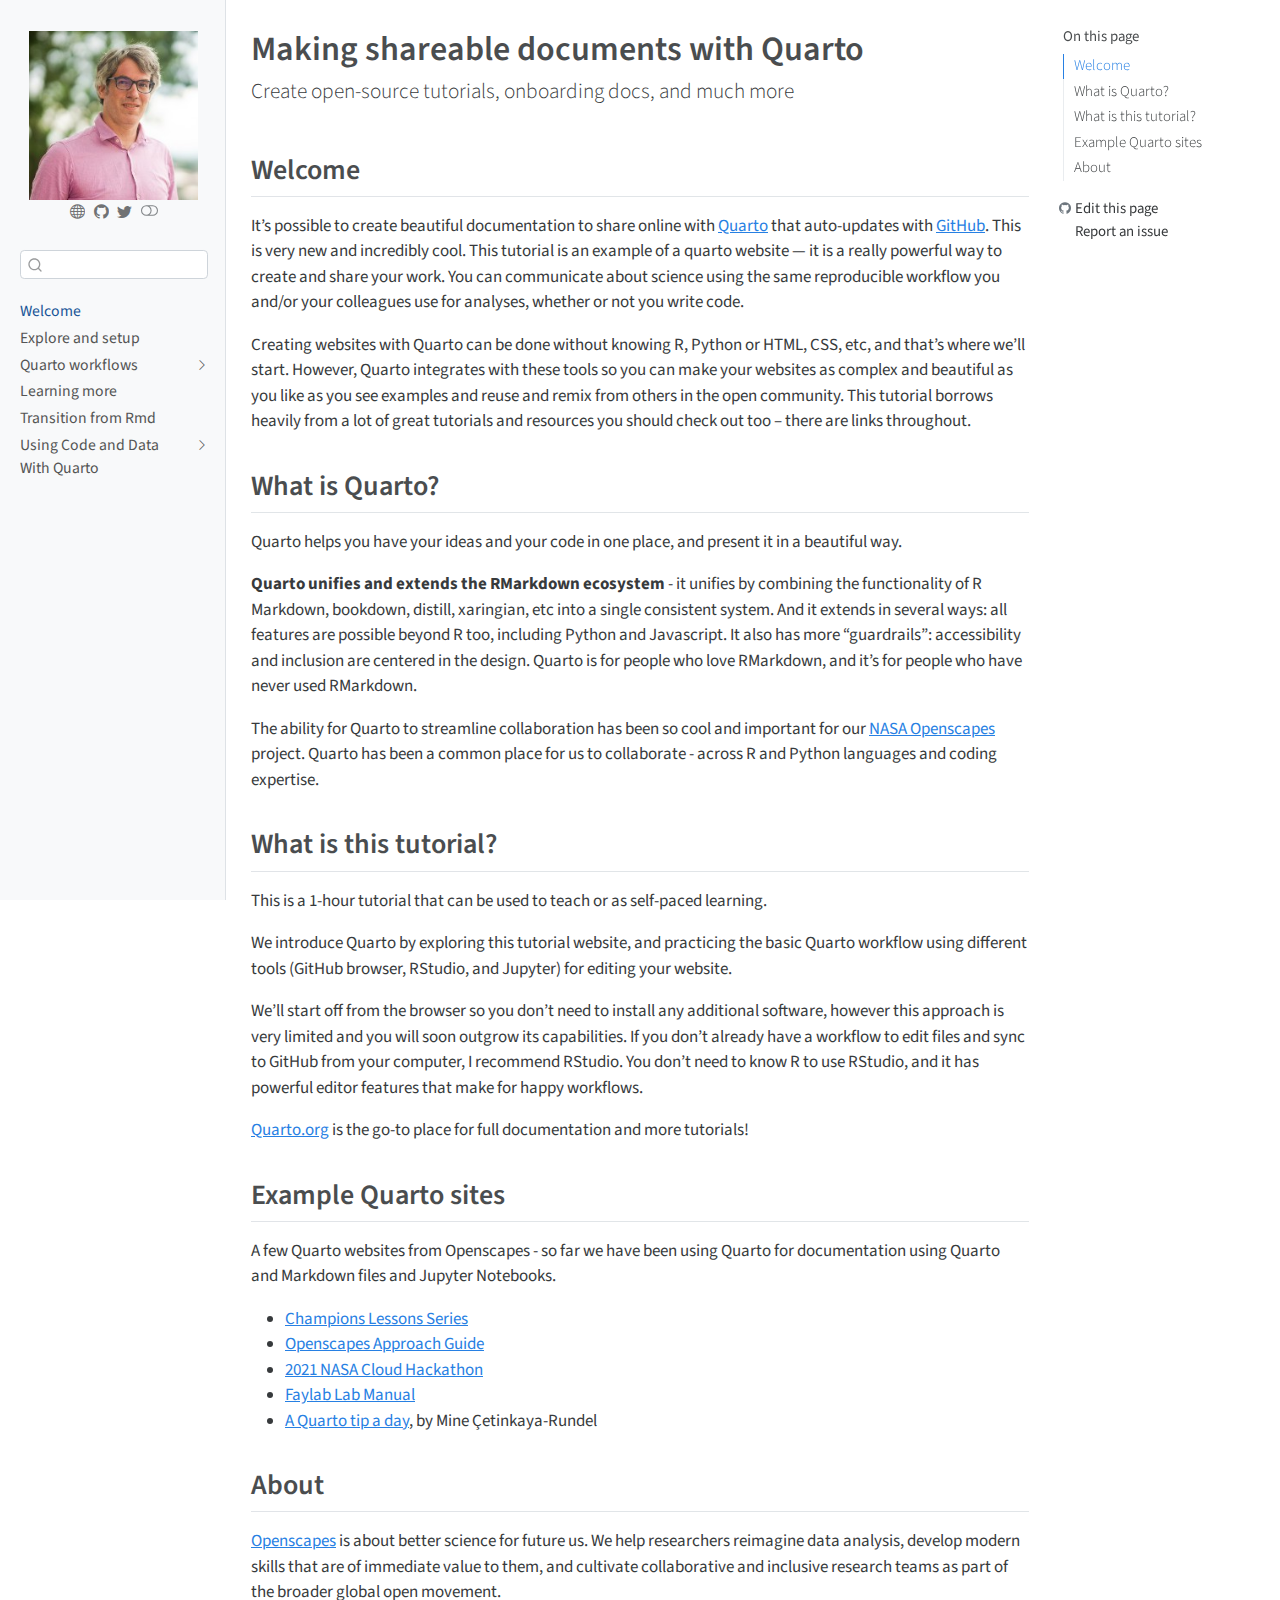
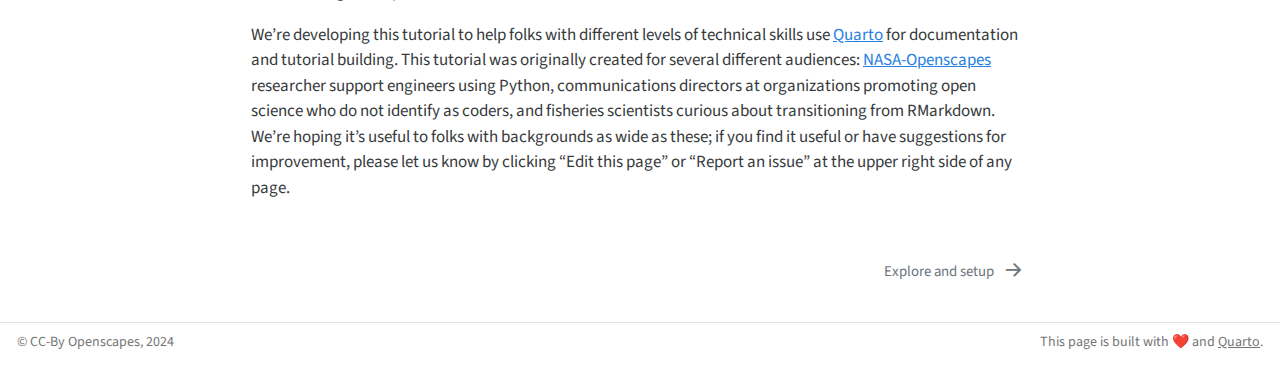
<file: index.html>
<!DOCTYPE html>
<html xmlns="http://www.w3.org/1999/xhtml" lang="en" xml:lang="en"><head>

<meta charset="utf-8">
<meta name="generator" content="quarto-1.3.450">

<meta name="viewport" content="width=device-width, initial-scale=1.0, user-scalable=yes">


<title>Making sharable documents with Quarto - Making shareable documents with Quarto</title>
<style>
code{white-space: pre-wrap;}
span.smallcaps{font-variant: small-caps;}
div.columns{display: flex; gap: min(4vw, 1.5em);}
div.column{flex: auto; overflow-x: auto;}
div.hanging-indent{margin-left: 1.5em; text-indent: -1.5em;}
ul.task-list{list-style: none;}
ul.task-list li input[type="checkbox"] {
  width: 0.8em;
  margin: 0 0.8em 0.2em -1em; /* quarto-specific, see https://github.com/quarto-dev/quarto-cli/issues/4556 */ 
  vertical-align: middle;
}
</style>


<script src="site_libs/quarto-nav/quarto-nav.js"></script>
<script src="site_libs/clipboard/clipboard.min.js"></script>
<script src="site_libs/quarto-search/autocomplete.umd.js"></script>
<script src="site_libs/quarto-search/fuse.min.js"></script>
<script src="site_libs/quarto-search/quarto-search.js"></script>
<meta name="quarto:offset" content="./">
<link href="./explore.html" rel="next">
<script src="site_libs/quarto-html/quarto.js"></script>
<script src="site_libs/quarto-html/popper.min.js"></script>
<script src="site_libs/quarto-html/tippy.umd.min.js"></script>
<script src="site_libs/quarto-html/anchor.min.js"></script>
<link href="site_libs/quarto-html/tippy.css" rel="stylesheet">
<link href="site_libs/quarto-html/quarto-syntax-highlighting.css" rel="stylesheet" class="quarto-color-scheme" id="quarto-text-highlighting-styles">
<link href="site_libs/quarto-html/quarto-syntax-highlighting-dark.css" rel="prefetch" class="quarto-color-scheme quarto-color-alternate" id="quarto-text-highlighting-styles">
<script src="site_libs/bootstrap/bootstrap.min.js"></script>
<link href="site_libs/bootstrap/bootstrap-icons.css" rel="stylesheet">
<link href="site_libs/bootstrap/bootstrap.min.css" rel="stylesheet" class="quarto-color-scheme" id="quarto-bootstrap" data-mode="light">
<link href="site_libs/bootstrap/bootstrap-dark.min.css" rel="prefetch" class="quarto-color-scheme quarto-color-alternate" id="quarto-bootstrap" data-mode="light">
<script id="quarto-search-options" type="application/json">{
  "location": "sidebar",
  "copy-button": false,
  "collapse-after": 3,
  "panel-placement": "start",
  "type": "textbox",
  "limit": 20,
  "language": {
    "search-no-results-text": "No results",
    "search-matching-documents-text": "matching documents",
    "search-copy-link-title": "Copy link to search",
    "search-hide-matches-text": "Hide additional matches",
    "search-more-match-text": "more match in this document",
    "search-more-matches-text": "more matches in this document",
    "search-clear-button-title": "Clear",
    "search-detached-cancel-button-title": "Cancel",
    "search-submit-button-title": "Submit",
    "search-label": "Search"
  }
}</script>


</head>

<body class="nav-sidebar docked">

<div id="quarto-search-results"></div>
  <header id="quarto-header" class="headroom fixed-top">
  <nav class="quarto-secondary-nav">
    <div class="container-fluid d-flex">
      <button type="button" class="quarto-btn-toggle btn" data-bs-toggle="collapse" data-bs-target="#quarto-sidebar,#quarto-sidebar-glass" aria-controls="quarto-sidebar" aria-expanded="false" aria-label="Toggle sidebar navigation" onclick="if (window.quartoToggleHeadroom) { window.quartoToggleHeadroom(); }">
        <i class="bi bi-layout-text-sidebar-reverse"></i>
      </button>
      <nav class="quarto-page-breadcrumbs" aria-label="breadcrumb"><ol class="breadcrumb"><li class="breadcrumb-item"><a href="./index.html">Welcome</a></li></ol></nav>
      <a class="flex-grow-1" role="button" data-bs-toggle="collapse" data-bs-target="#quarto-sidebar,#quarto-sidebar-glass" aria-controls="quarto-sidebar" aria-expanded="false" aria-label="Toggle sidebar navigation" onclick="if (window.quartoToggleHeadroom) { window.quartoToggleHeadroom(); }">      
      </a>
      <button type="button" class="btn quarto-search-button" aria-label="" onclick="window.quartoOpenSearch();">
        <i class="bi bi-search"></i>
      </button>
    </div>
  </nav>
</header>
<!-- content -->
<div id="quarto-content" class="quarto-container page-columns page-rows-contents page-layout-article">
<!-- sidebar -->
  <nav id="quarto-sidebar" class="sidebar collapse collapse-horizontal sidebar-navigation docked overflow-auto">
    <div class="pt-lg-2 mt-2 text-center sidebar-header">
      <a href="./index.html" class="sidebar-logo-link">
      <img src="./images/gerken.jpg" alt="" class="sidebar-logo py-0 d-lg-inline d-none">
      </a>
      <div class="sidebar-tools-main tools-wide">
    <a href="https://openscapes.org" rel="" title="Openscapes.org" class="quarto-navigation-tool px-1" aria-label="Openscapes.org"><i class="bi bi-globe"></i></a>
    <a href="https://github.com/TobGerken/quarto-website-tutorial" rel="" title="Quarto website tutorial" class="quarto-navigation-tool px-1" aria-label="Quarto website tutorial"><i class="bi bi-github"></i></a>
    <a href="https://twitter.com/openscapes" rel="" title="Openscapes Twitter" class="quarto-navigation-tool px-1" aria-label="Openscapes Twitter"><i class="bi bi-twitter"></i></a>
  <a href="" class="quarto-color-scheme-toggle quarto-navigation-tool  px-1" onclick="window.quartoToggleColorScheme(); return false;" title="Toggle dark mode"><i class="bi"></i></a>
</div>
      </div>
        <div class="mt-2 flex-shrink-0 align-items-center">
        <div class="sidebar-search">
        <div id="quarto-search" class="" title="Search"></div>
        </div>
        </div>
    <div class="sidebar-menu-container"> 
    <ul class="list-unstyled mt-1">
        <li class="sidebar-item">
  <div class="sidebar-item-container"> 
  <a href="./index.html" class="sidebar-item-text sidebar-link active">
 <span class="menu-text">Welcome</span></a>
  </div>
</li>
        <li class="sidebar-item">
  <div class="sidebar-item-container"> 
  <a href="./explore.html" class="sidebar-item-text sidebar-link">
 <span class="menu-text">Explore and setup</span></a>
  </div>
</li>
        <li class="sidebar-item sidebar-item-section">
      <div class="sidebar-item-container"> 
            <a href="./quarto-workflows/index.html" class="sidebar-item-text sidebar-link">
 <span class="menu-text">Quarto workflows</span></a>
          <a class="sidebar-item-toggle text-start collapsed" data-bs-toggle="collapse" data-bs-target="#quarto-sidebar-section-1" aria-expanded="false" aria-label="Toggle section">
            <i class="bi bi-chevron-right ms-2"></i>
          </a> 
      </div>
      <ul id="quarto-sidebar-section-1" class="collapse list-unstyled sidebar-section depth1 ">  
          <li class="sidebar-item">
  <div class="sidebar-item-container"> 
  <a href="./quarto-workflows/browser.html" class="sidebar-item-text sidebar-link">
 <span class="menu-text">From the Browser</span></a>
  </div>
</li>
          <li class="sidebar-item">
  <div class="sidebar-item-container"> 
  <a href="./quarto-workflows/rstudio.html" class="sidebar-item-text sidebar-link">
 <span class="menu-text">From RStudio</span></a>
  </div>
</li>
          <li class="sidebar-item">
  <div class="sidebar-item-container"> 
  <a href="./quarto-workflows/jupyter.html" class="sidebar-item-text sidebar-link">
 <span class="menu-text">From Jupyter</span></a>
  </div>
</li>
      </ul>
  </li>
        <li class="sidebar-item">
  <div class="sidebar-item-container"> 
  <a href="./learning-more.html" class="sidebar-item-text sidebar-link">
 <span class="menu-text">Learning more</span></a>
  </div>
</li>
        <li class="sidebar-item">
  <div class="sidebar-item-container"> 
  <a href="./transition-from-rmarkdown.html" class="sidebar-item-text sidebar-link">
 <span class="menu-text">Transition from Rmd</span></a>
  </div>
</li>
        <li class="sidebar-item sidebar-item-section">
      <div class="sidebar-item-container"> 
            <a href="./quarto-code/index.html" class="sidebar-item-text sidebar-link">
 <span class="menu-text">Using Code and Data With Quarto</span></a>
          <a class="sidebar-item-toggle text-start collapsed" data-bs-toggle="collapse" data-bs-target="#quarto-sidebar-section-2" aria-expanded="false" aria-label="Toggle section">
            <i class="bi bi-chevron-right ms-2"></i>
          </a> 
      </div>
      <ul id="quarto-sidebar-section-2" class="collapse list-unstyled sidebar-section depth1 ">  
          <li class="sidebar-item">
  <div class="sidebar-item-container"> 
  <a href="./quarto-code/ojs.html" class="sidebar-item-text sidebar-link">
 <span class="menu-text">OJS Example</span></a>
  </div>
</li>
          <li class="sidebar-item">
  <div class="sidebar-item-container"> 
  <a href="./quarto-code/python_example.html" class="sidebar-item-text sidebar-link">
 <span class="menu-text">Most basic notebook</span></a>
  </div>
</li>
          <li class="sidebar-item">
  <div class="sidebar-item-container"> 
  <a href="./quarto-code/quarto_python.html" class="sidebar-item-text sidebar-link">
 <span class="menu-text">Python Example in QMD</span></a>
  </div>
</li>
      </ul>
  </li>
    </ul>
    </div>
</nav>
<div id="quarto-sidebar-glass" data-bs-toggle="collapse" data-bs-target="#quarto-sidebar,#quarto-sidebar-glass"></div>
<!-- margin-sidebar -->
    <div id="quarto-margin-sidebar" class="sidebar margin-sidebar">
        <nav id="TOC" role="doc-toc" class="toc-active">
    <h2 id="toc-title">On this page</h2>
   
  <ul>
  <li><a href="#welcome" id="toc-welcome" class="nav-link active" data-scroll-target="#welcome">Welcome</a></li>
  <li><a href="#what-is-quarto" id="toc-what-is-quarto" class="nav-link" data-scroll-target="#what-is-quarto">What is Quarto?</a></li>
  <li><a href="#what-is-this-tutorial" id="toc-what-is-this-tutorial" class="nav-link" data-scroll-target="#what-is-this-tutorial">What is this tutorial?</a></li>
  <li><a href="#example-quarto-sites" id="toc-example-quarto-sites" class="nav-link" data-scroll-target="#example-quarto-sites">Example Quarto sites</a></li>
  <li><a href="#about" id="toc-about" class="nav-link" data-scroll-target="#about">About</a></li>
  </ul>
<div class="toc-actions"><div><i class="bi bi-github"></i></div><div class="action-links"><p><a href="https://github.com/TobGerken/quarto-website-tutorial/edit/main/index.qmd" class="toc-action">Edit this page</a></p><p><a href="https://github.com/TobGerken/quarto-website-tutorial/issues/new" class="toc-action">Report an issue</a></p></div></div></nav>
    </div>
<!-- main -->
<main class="content" id="quarto-document-content">

<header id="title-block-header" class="quarto-title-block default">
<div class="quarto-title">
<h1 class="title">Making shareable documents with Quarto</h1>
<p class="subtitle lead">Create open-source tutorials, onboarding docs, and much more</p>
</div>



<div class="quarto-title-meta">

    
  
    
  </div>
  

</header>

<section id="welcome" class="level2">
<h2 class="anchored" data-anchor-id="welcome">Welcome</h2>
<p>It’s possible to create beautiful documentation to share online with <a href="https://quarto.org">Quarto</a> that auto-updates with <a href="http://github.com">GitHub</a>. This is very new and incredibly cool. This tutorial is an example of a quarto website — it is a really powerful way to create and share your work. You can communicate about science using the same reproducible workflow you and/or your colleagues use for analyses, whether or not you write code.</p>
<p>Creating websites with Quarto can be done without knowing R, Python or HTML, CSS, etc, and that’s where we’ll start. However, Quarto integrates with these tools so you can make your websites as complex and beautiful as you like as you see examples and reuse and remix from others in the open community. This tutorial borrows heavily from a lot of great tutorials and resources you should check out too – there are links throughout.</p>
</section>
<section id="what-is-quarto" class="level2">
<h2 class="anchored" data-anchor-id="what-is-quarto">What is Quarto?</h2>
<p>Quarto helps you have your ideas and your code in one place, and present it in a beautiful way.</p>
<p><strong>Quarto unifies and extends the RMarkdown ecosystem</strong> - it unifies by combining the functionality of R Markdown, bookdown, distill, xaringian, etc into a single consistent system. And it extends in several ways: all features are possible beyond R too, including Python and Javascript. It also has more “guardrails”: accessibility and inclusion are centered in the design. Quarto is for people who love RMarkdown, and it’s for people who have never used RMarkdown.</p>
<p>The ability for Quarto to streamline collaboration has been so cool and important for our <a href="https://nasa-openscapes.github.io/">NASA Openscapes</a> project. Quarto has been a common place for us to collaborate - across R and Python languages and coding expertise.</p>
</section>
<section id="what-is-this-tutorial" class="level2">
<h2 class="anchored" data-anchor-id="what-is-this-tutorial">What is this tutorial?</h2>
<p>This is a 1-hour tutorial that can be used to teach or as self-paced learning.</p>
<p>We introduce Quarto by exploring this tutorial website, and practicing the basic Quarto workflow using different tools (GitHub browser, RStudio, and Jupyter) for editing your website.</p>
<p>We’ll start off from the browser so you don’t need to install any additional software, however this approach is very limited and you will soon outgrow its capabilities. If you don’t already have a workflow to edit files and sync to GitHub from your computer, I recommend RStudio. You don’t need to know R to use RStudio, and it has powerful editor features that make for happy workflows.</p>
<p><a href="https://quarto.org">Quarto.org</a> is the go-to place for full documentation and more tutorials!</p>
</section>
<section id="example-quarto-sites" class="level2">
<h2 class="anchored" data-anchor-id="example-quarto-sites">Example Quarto sites</h2>
<p>A few Quarto websites from Openscapes - so far we have been using Quarto for documentation using Quarto and Markdown files and Jupyter Notebooks.</p>
<ul>
<li><a href="https://openscapes.github.io/series">Champions Lessons Series</a></li>
<li><a href="https://openscapes.github.io/approach-guide/">Openscapes Approach Guide</a><br>
</li>
<li><a href="https://nasa-openscapes.github.io/2021-Cloud-Hackathon/">2021 NASA Cloud Hackathon</a></li>
<li><a href="https://thefaylab.github.io/lab-manual/">Faylab Lab Manual</a></li>
<li><a href="https://mine-cetinkaya-rundel.github.io/quarto-tip-a-day/">A Quarto tip a day</a>, by Mine Çetinkaya-Rundel</li>
</ul>
</section>
<section id="about" class="level2">
<h2 class="anchored" data-anchor-id="about">About</h2>
<p><a href="https://openscapes.org">Openscapes</a> is about better science for future us. We help researchers reimagine data analysis, develop modern skills that are of immediate value to them, and cultivate collaborative and inclusive research teams as part of the broader global open movement.</p>
<p>We’re developing this tutorial to help folks with different levels of technical skills use <a href="https://quarto.org">Quarto</a> for documentation and tutorial building. This tutorial was originally created for several different audiences: <a href="https://nasa-openscapes.github.io">NASA-Openscapes</a> researcher support engineers using Python, communications directors at organizations promoting open science who do not identify as coders, and fisheries scientists curious about transitioning from RMarkdown. We’re hoping it’s useful to folks with backgrounds as wide as these; if you find it useful or have suggestions for improvement, please let us know by clicking “Edit this page” or “Report an issue” at the upper right side of any page.</p>


</section>

</main> <!-- /main -->
<script id="quarto-html-after-body" type="application/javascript">
window.document.addEventListener("DOMContentLoaded", function (event) {
  const toggleBodyColorMode = (bsSheetEl) => {
    const mode = bsSheetEl.getAttribute("data-mode");
    const bodyEl = window.document.querySelector("body");
    if (mode === "dark") {
      bodyEl.classList.add("quarto-dark");
      bodyEl.classList.remove("quarto-light");
    } else {
      bodyEl.classList.add("quarto-light");
      bodyEl.classList.remove("quarto-dark");
    }
  }
  const toggleBodyColorPrimary = () => {
    const bsSheetEl = window.document.querySelector("link#quarto-bootstrap");
    if (bsSheetEl) {
      toggleBodyColorMode(bsSheetEl);
    }
  }
  toggleBodyColorPrimary();  
  const disableStylesheet = (stylesheets) => {
    for (let i=0; i < stylesheets.length; i++) {
      const stylesheet = stylesheets[i];
      stylesheet.rel = 'prefetch';
    }
  }
  const enableStylesheet = (stylesheets) => {
    for (let i=0; i < stylesheets.length; i++) {
      const stylesheet = stylesheets[i];
      stylesheet.rel = 'stylesheet';
    }
  }
  const manageTransitions = (selector, allowTransitions) => {
    const els = window.document.querySelectorAll(selector);
    for (let i=0; i < els.length; i++) {
      const el = els[i];
      if (allowTransitions) {
        el.classList.remove('notransition');
      } else {
        el.classList.add('notransition');
      }
    }
  }
  const toggleColorMode = (alternate) => {
    // Switch the stylesheets
    const alternateStylesheets = window.document.querySelectorAll('link.quarto-color-scheme.quarto-color-alternate');
    manageTransitions('#quarto-margin-sidebar .nav-link', false);
    if (alternate) {
      enableStylesheet(alternateStylesheets);
      for (const sheetNode of alternateStylesheets) {
        if (sheetNode.id === "quarto-bootstrap") {
          toggleBodyColorMode(sheetNode);
        }
      }
    } else {
      disableStylesheet(alternateStylesheets);
      toggleBodyColorPrimary();
    }
    manageTransitions('#quarto-margin-sidebar .nav-link', true);
    // Switch the toggles
    const toggles = window.document.querySelectorAll('.quarto-color-scheme-toggle');
    for (let i=0; i < toggles.length; i++) {
      const toggle = toggles[i];
      if (toggle) {
        if (alternate) {
          toggle.classList.add("alternate");     
        } else {
          toggle.classList.remove("alternate");
        }
      }
    }
    // Hack to workaround the fact that safari doesn't
    // properly recolor the scrollbar when toggling (#1455)
    if (navigator.userAgent.indexOf('Safari') > 0 && navigator.userAgent.indexOf('Chrome') == -1) {
      manageTransitions("body", false);
      window.scrollTo(0, 1);
      setTimeout(() => {
        window.scrollTo(0, 0);
        manageTransitions("body", true);
      }, 40);  
    }
  }
  const isFileUrl = () => { 
    return window.location.protocol === 'file:';
  }
  const hasAlternateSentinel = () => {  
    let styleSentinel = getColorSchemeSentinel();
    if (styleSentinel !== null) {
      return styleSentinel === "alternate";
    } else {
      return false;
    }
  }
  const setStyleSentinel = (alternate) => {
    const value = alternate ? "alternate" : "default";
    if (!isFileUrl()) {
      window.localStorage.setItem("quarto-color-scheme", value);
    } else {
      localAlternateSentinel = value;
    }
  }
  const getColorSchemeSentinel = () => {
    if (!isFileUrl()) {
      const storageValue = window.localStorage.getItem("quarto-color-scheme");
      return storageValue != null ? storageValue : localAlternateSentinel;
    } else {
      return localAlternateSentinel;
    }
  }
  let localAlternateSentinel = 'default';
  // Dark / light mode switch
  window.quartoToggleColorScheme = () => {
    // Read the current dark / light value 
    let toAlternate = !hasAlternateSentinel();
    toggleColorMode(toAlternate);
    setStyleSentinel(toAlternate);
  };
  // Ensure there is a toggle, if there isn't float one in the top right
  if (window.document.querySelector('.quarto-color-scheme-toggle') === null) {
    const a = window.document.createElement('a');
    a.classList.add('top-right');
    a.classList.add('quarto-color-scheme-toggle');
    a.href = "";
    a.onclick = function() { try { window.quartoToggleColorScheme(); } catch {} return false; };
    const i = window.document.createElement("i");
    i.classList.add('bi');
    a.appendChild(i);
    window.document.body.appendChild(a);
  }
  // Switch to dark mode if need be
  if (hasAlternateSentinel()) {
    toggleColorMode(true);
  } else {
    toggleColorMode(false);
  }
  const icon = "";
  const anchorJS = new window.AnchorJS();
  anchorJS.options = {
    placement: 'right',
    icon: icon
  };
  anchorJS.add('.anchored');
  const isCodeAnnotation = (el) => {
    for (const clz of el.classList) {
      if (clz.startsWith('code-annotation-')) {                     
        return true;
      }
    }
    return false;
  }
  const clipboard = new window.ClipboardJS('.code-copy-button', {
    text: function(trigger) {
      const codeEl = trigger.previousElementSibling.cloneNode(true);
      for (const childEl of codeEl.children) {
        if (isCodeAnnotation(childEl)) {
          childEl.remove();
        }
      }
      return codeEl.innerText;
    }
  });
  clipboard.on('success', function(e) {
    // button target
    const button = e.trigger;
    // don't keep focus
    button.blur();
    // flash "checked"
    button.classList.add('code-copy-button-checked');
    var currentTitle = button.getAttribute("title");
    button.setAttribute("title", "Copied!");
    let tooltip;
    if (window.bootstrap) {
      button.setAttribute("data-bs-toggle", "tooltip");
      button.setAttribute("data-bs-placement", "left");
      button.setAttribute("data-bs-title", "Copied!");
      tooltip = new bootstrap.Tooltip(button, 
        { trigger: "manual", 
          customClass: "code-copy-button-tooltip",
          offset: [0, -8]});
      tooltip.show();    
    }
    setTimeout(function() {
      if (tooltip) {
        tooltip.hide();
        button.removeAttribute("data-bs-title");
        button.removeAttribute("data-bs-toggle");
        button.removeAttribute("data-bs-placement");
      }
      button.setAttribute("title", currentTitle);
      button.classList.remove('code-copy-button-checked');
    }, 1000);
    // clear code selection
    e.clearSelection();
  });
  function tippyHover(el, contentFn) {
    const config = {
      allowHTML: true,
      content: contentFn,
      maxWidth: 500,
      delay: 100,
      arrow: false,
      appendTo: function(el) {
          return el.parentElement;
      },
      interactive: true,
      interactiveBorder: 10,
      theme: 'quarto',
      placement: 'bottom-start'
    };
    window.tippy(el, config); 
  }
  const noterefs = window.document.querySelectorAll('a[role="doc-noteref"]');
  for (var i=0; i<noterefs.length; i++) {
    const ref = noterefs[i];
    tippyHover(ref, function() {
      // use id or data attribute instead here
      let href = ref.getAttribute('data-footnote-href') || ref.getAttribute('href');
      try { href = new URL(href).hash; } catch {}
      const id = href.replace(/^#\/?/, "");
      const note = window.document.getElementById(id);
      return note.innerHTML;
    });
  }
      let selectedAnnoteEl;
      const selectorForAnnotation = ( cell, annotation) => {
        let cellAttr = 'data-code-cell="' + cell + '"';
        let lineAttr = 'data-code-annotation="' +  annotation + '"';
        const selector = 'span[' + cellAttr + '][' + lineAttr + ']';
        return selector;
      }
      const selectCodeLines = (annoteEl) => {
        const doc = window.document;
        const targetCell = annoteEl.getAttribute("data-target-cell");
        const targetAnnotation = annoteEl.getAttribute("data-target-annotation");
        const annoteSpan = window.document.querySelector(selectorForAnnotation(targetCell, targetAnnotation));
        const lines = annoteSpan.getAttribute("data-code-lines").split(",");
        const lineIds = lines.map((line) => {
          return targetCell + "-" + line;
        })
        let top = null;
        let height = null;
        let parent = null;
        if (lineIds.length > 0) {
            //compute the position of the single el (top and bottom and make a div)
            const el = window.document.getElementById(lineIds[0]);
            top = el.offsetTop;
            height = el.offsetHeight;
            parent = el.parentElement.parentElement;
          if (lineIds.length > 1) {
            const lastEl = window.document.getElementById(lineIds[lineIds.length - 1]);
            const bottom = lastEl.offsetTop + lastEl.offsetHeight;
            height = bottom - top;
          }
          if (top !== null && height !== null && parent !== null) {
            // cook up a div (if necessary) and position it 
            let div = window.document.getElementById("code-annotation-line-highlight");
            if (div === null) {
              div = window.document.createElement("div");
              div.setAttribute("id", "code-annotation-line-highlight");
              div.style.position = 'absolute';
              parent.appendChild(div);
            }
            div.style.top = top - 2 + "px";
            div.style.height = height + 4 + "px";
            let gutterDiv = window.document.getElementById("code-annotation-line-highlight-gutter");
            if (gutterDiv === null) {
              gutterDiv = window.document.createElement("div");
              gutterDiv.setAttribute("id", "code-annotation-line-highlight-gutter");
              gutterDiv.style.position = 'absolute';
              const codeCell = window.document.getElementById(targetCell);
              const gutter = codeCell.querySelector('.code-annotation-gutter');
              gutter.appendChild(gutterDiv);
            }
            gutterDiv.style.top = top - 2 + "px";
            gutterDiv.style.height = height + 4 + "px";
          }
          selectedAnnoteEl = annoteEl;
        }
      };
      const unselectCodeLines = () => {
        const elementsIds = ["code-annotation-line-highlight", "code-annotation-line-highlight-gutter"];
        elementsIds.forEach((elId) => {
          const div = window.document.getElementById(elId);
          if (div) {
            div.remove();
          }
        });
        selectedAnnoteEl = undefined;
      };
      // Attach click handler to the DT
      const annoteDls = window.document.querySelectorAll('dt[data-target-cell]');
      for (const annoteDlNode of annoteDls) {
        annoteDlNode.addEventListener('click', (event) => {
          const clickedEl = event.target;
          if (clickedEl !== selectedAnnoteEl) {
            unselectCodeLines();
            const activeEl = window.document.querySelector('dt[data-target-cell].code-annotation-active');
            if (activeEl) {
              activeEl.classList.remove('code-annotation-active');
            }
            selectCodeLines(clickedEl);
            clickedEl.classList.add('code-annotation-active');
          } else {
            // Unselect the line
            unselectCodeLines();
            clickedEl.classList.remove('code-annotation-active');
          }
        });
      }
  const findCites = (el) => {
    const parentEl = el.parentElement;
    if (parentEl) {
      const cites = parentEl.dataset.cites;
      if (cites) {
        return {
          el,
          cites: cites.split(' ')
        };
      } else {
        return findCites(el.parentElement)
      }
    } else {
      return undefined;
    }
  };
  var bibliorefs = window.document.querySelectorAll('a[role="doc-biblioref"]');
  for (var i=0; i<bibliorefs.length; i++) {
    const ref = bibliorefs[i];
    const citeInfo = findCites(ref);
    if (citeInfo) {
      tippyHover(citeInfo.el, function() {
        var popup = window.document.createElement('div');
        citeInfo.cites.forEach(function(cite) {
          var citeDiv = window.document.createElement('div');
          citeDiv.classList.add('hanging-indent');
          citeDiv.classList.add('csl-entry');
          var biblioDiv = window.document.getElementById('ref-' + cite);
          if (biblioDiv) {
            citeDiv.innerHTML = biblioDiv.innerHTML;
          }
          popup.appendChild(citeDiv);
        });
        return popup.innerHTML;
      });
    }
  }
});
</script>
<nav class="page-navigation">
  <div class="nav-page nav-page-previous">
  </div>
  <div class="nav-page nav-page-next">
      <a href="./explore.html" class="pagination-link">
        <span class="nav-page-text">Explore and setup</span> <i class="bi bi-arrow-right-short"></i>
      </a>
  </div>
</nav>
</div> <!-- /content -->
<footer class="footer">
  <div class="nav-footer">
    <div class="nav-footer-left">© CC-By Openscapes, 2024</div>   
    <div class="nav-footer-center">
      &nbsp;
    </div>
    <div class="nav-footer-right">This page is built with ❤️ and <a href="https://quarto.org/">Quarto</a>.</div>
  </div>
</footer>



</body></html>
</file>
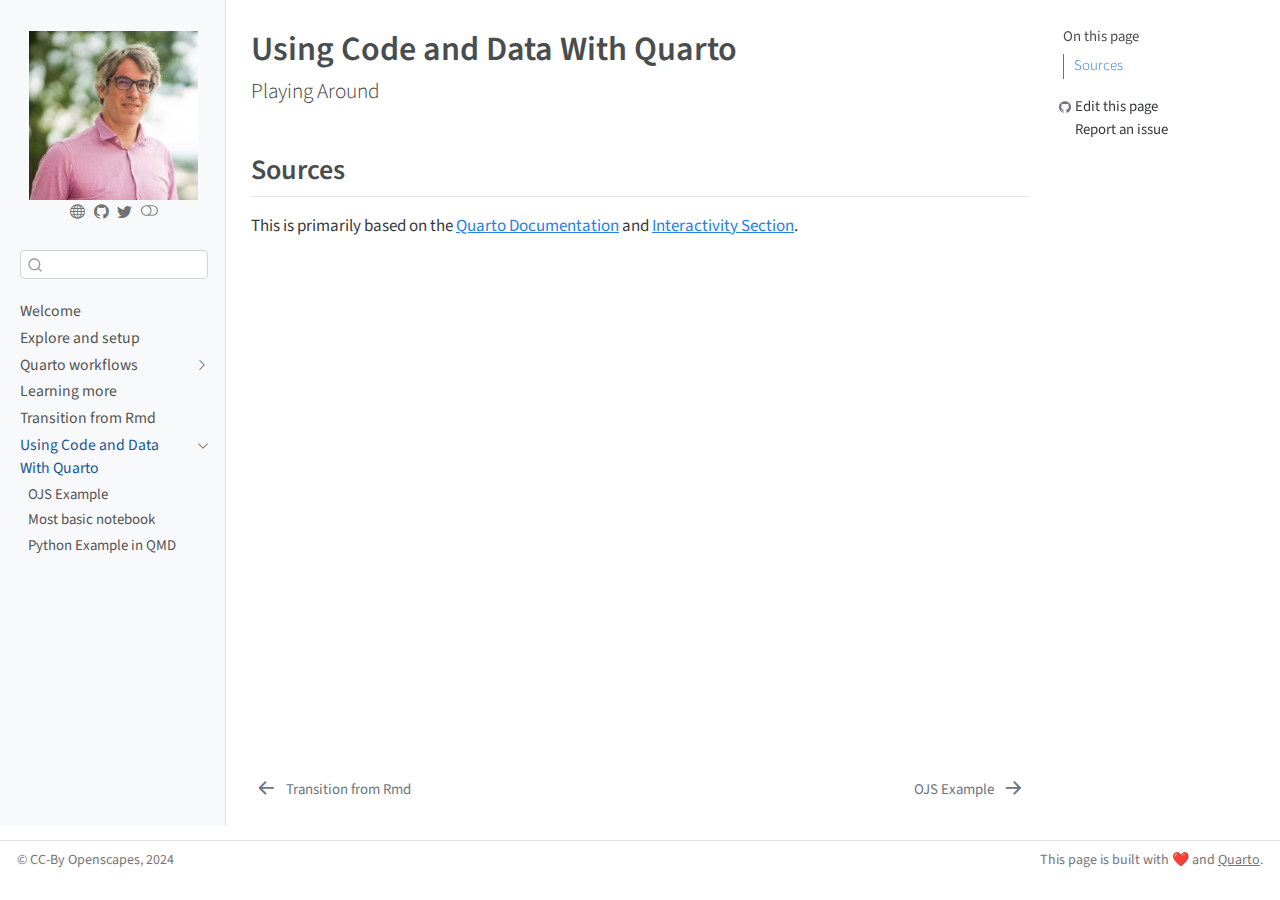
<file: quarto-code/index.html>
<!DOCTYPE html>
<html xmlns="http://www.w3.org/1999/xhtml" lang="en" xml:lang="en"><head>

<meta charset="utf-8">
<meta name="generator" content="quarto-1.3.450">

<meta name="viewport" content="width=device-width, initial-scale=1.0, user-scalable=yes">


<title>Making sharable documents with Quarto - Using Code and Data With Quarto</title>
<style>
code{white-space: pre-wrap;}
span.smallcaps{font-variant: small-caps;}
div.columns{display: flex; gap: min(4vw, 1.5em);}
div.column{flex: auto; overflow-x: auto;}
div.hanging-indent{margin-left: 1.5em; text-indent: -1.5em;}
ul.task-list{list-style: none;}
ul.task-list li input[type="checkbox"] {
  width: 0.8em;
  margin: 0 0.8em 0.2em -1em; /* quarto-specific, see https://github.com/quarto-dev/quarto-cli/issues/4556 */ 
  vertical-align: middle;
}
</style>


<script src="../site_libs/quarto-nav/quarto-nav.js"></script>
<script src="../site_libs/clipboard/clipboard.min.js"></script>
<script src="../site_libs/quarto-search/autocomplete.umd.js"></script>
<script src="../site_libs/quarto-search/fuse.min.js"></script>
<script src="../site_libs/quarto-search/quarto-search.js"></script>
<meta name="quarto:offset" content="../">
<link href="../quarto-code/ojs.html" rel="next">
<link href="../transition-from-rmarkdown.html" rel="prev">
<script src="../site_libs/quarto-html/quarto.js"></script>
<script src="../site_libs/quarto-html/popper.min.js"></script>
<script src="../site_libs/quarto-html/tippy.umd.min.js"></script>
<script src="../site_libs/quarto-html/anchor.min.js"></script>
<link href="../site_libs/quarto-html/tippy.css" rel="stylesheet">
<link href="../site_libs/quarto-html/quarto-syntax-highlighting.css" rel="stylesheet" class="quarto-color-scheme" id="quarto-text-highlighting-styles">
<link href="../site_libs/quarto-html/quarto-syntax-highlighting-dark.css" rel="prefetch" class="quarto-color-scheme quarto-color-alternate" id="quarto-text-highlighting-styles">
<script src="../site_libs/bootstrap/bootstrap.min.js"></script>
<link href="../site_libs/bootstrap/bootstrap-icons.css" rel="stylesheet">
<link href="../site_libs/bootstrap/bootstrap.min.css" rel="stylesheet" class="quarto-color-scheme" id="quarto-bootstrap" data-mode="light">
<link href="../site_libs/bootstrap/bootstrap-dark.min.css" rel="prefetch" class="quarto-color-scheme quarto-color-alternate" id="quarto-bootstrap" data-mode="light">
<script id="quarto-search-options" type="application/json">{
  "location": "sidebar",
  "copy-button": false,
  "collapse-after": 3,
  "panel-placement": "start",
  "type": "textbox",
  "limit": 20,
  "language": {
    "search-no-results-text": "No results",
    "search-matching-documents-text": "matching documents",
    "search-copy-link-title": "Copy link to search",
    "search-hide-matches-text": "Hide additional matches",
    "search-more-match-text": "more match in this document",
    "search-more-matches-text": "more matches in this document",
    "search-clear-button-title": "Clear",
    "search-detached-cancel-button-title": "Cancel",
    "search-submit-button-title": "Submit",
    "search-label": "Search"
  }
}</script>


</head>

<body class="nav-sidebar docked">

<div id="quarto-search-results"></div>
  <header id="quarto-header" class="headroom fixed-top">
  <nav class="quarto-secondary-nav">
    <div class="container-fluid d-flex">
      <button type="button" class="quarto-btn-toggle btn" data-bs-toggle="collapse" data-bs-target="#quarto-sidebar,#quarto-sidebar-glass" aria-controls="quarto-sidebar" aria-expanded="false" aria-label="Toggle sidebar navigation" onclick="if (window.quartoToggleHeadroom) { window.quartoToggleHeadroom(); }">
        <i class="bi bi-layout-text-sidebar-reverse"></i>
      </button>
      <nav class="quarto-page-breadcrumbs" aria-label="breadcrumb"><ol class="breadcrumb"><li class="breadcrumb-item"><a href="../quarto-code/index.html">Using Code and Data With Quarto</a></li></ol></nav>
      <a class="flex-grow-1" role="button" data-bs-toggle="collapse" data-bs-target="#quarto-sidebar,#quarto-sidebar-glass" aria-controls="quarto-sidebar" aria-expanded="false" aria-label="Toggle sidebar navigation" onclick="if (window.quartoToggleHeadroom) { window.quartoToggleHeadroom(); }">      
      </a>
      <button type="button" class="btn quarto-search-button" aria-label="" onclick="window.quartoOpenSearch();">
        <i class="bi bi-search"></i>
      </button>
    </div>
  </nav>
</header>
<!-- content -->
<div id="quarto-content" class="quarto-container page-columns page-rows-contents page-layout-article">
<!-- sidebar -->
  <nav id="quarto-sidebar" class="sidebar collapse collapse-horizontal sidebar-navigation docked overflow-auto">
    <div class="pt-lg-2 mt-2 text-center sidebar-header">
      <a href="../index.html" class="sidebar-logo-link">
      <img src="../images/gerken.jpg" alt="" class="sidebar-logo py-0 d-lg-inline d-none">
      </a>
      <div class="sidebar-tools-main tools-wide">
    <a href="https://openscapes.org" rel="" title="Openscapes.org" class="quarto-navigation-tool px-1" aria-label="Openscapes.org"><i class="bi bi-globe"></i></a>
    <a href="https://github.com/TobGerken/quarto-website-tutorial" rel="" title="Quarto website tutorial" class="quarto-navigation-tool px-1" aria-label="Quarto website tutorial"><i class="bi bi-github"></i></a>
    <a href="https://twitter.com/openscapes" rel="" title="Openscapes Twitter" class="quarto-navigation-tool px-1" aria-label="Openscapes Twitter"><i class="bi bi-twitter"></i></a>
  <a href="" class="quarto-color-scheme-toggle quarto-navigation-tool  px-1" onclick="window.quartoToggleColorScheme(); return false;" title="Toggle dark mode"><i class="bi"></i></a>
</div>
      </div>
        <div class="mt-2 flex-shrink-0 align-items-center">
        <div class="sidebar-search">
        <div id="quarto-search" class="" title="Search"></div>
        </div>
        </div>
    <div class="sidebar-menu-container"> 
    <ul class="list-unstyled mt-1">
        <li class="sidebar-item">
  <div class="sidebar-item-container"> 
  <a href="../index.html" class="sidebar-item-text sidebar-link">
 <span class="menu-text">Welcome</span></a>
  </div>
</li>
        <li class="sidebar-item">
  <div class="sidebar-item-container"> 
  <a href="../explore.html" class="sidebar-item-text sidebar-link">
 <span class="menu-text">Explore and setup</span></a>
  </div>
</li>
        <li class="sidebar-item sidebar-item-section">
      <div class="sidebar-item-container"> 
            <a href="../quarto-workflows/index.html" class="sidebar-item-text sidebar-link">
 <span class="menu-text">Quarto workflows</span></a>
          <a class="sidebar-item-toggle text-start collapsed" data-bs-toggle="collapse" data-bs-target="#quarto-sidebar-section-1" aria-expanded="false" aria-label="Toggle section">
            <i class="bi bi-chevron-right ms-2"></i>
          </a> 
      </div>
      <ul id="quarto-sidebar-section-1" class="collapse list-unstyled sidebar-section depth1 ">  
          <li class="sidebar-item">
  <div class="sidebar-item-container"> 
  <a href="../quarto-workflows/browser.html" class="sidebar-item-text sidebar-link">
 <span class="menu-text">From the Browser</span></a>
  </div>
</li>
          <li class="sidebar-item">
  <div class="sidebar-item-container"> 
  <a href="../quarto-workflows/rstudio.html" class="sidebar-item-text sidebar-link">
 <span class="menu-text">From RStudio</span></a>
  </div>
</li>
          <li class="sidebar-item">
  <div class="sidebar-item-container"> 
  <a href="../quarto-workflows/jupyter.html" class="sidebar-item-text sidebar-link">
 <span class="menu-text">From Jupyter</span></a>
  </div>
</li>
      </ul>
  </li>
        <li class="sidebar-item">
  <div class="sidebar-item-container"> 
  <a href="../learning-more.html" class="sidebar-item-text sidebar-link">
 <span class="menu-text">Learning more</span></a>
  </div>
</li>
        <li class="sidebar-item">
  <div class="sidebar-item-container"> 
  <a href="../transition-from-rmarkdown.html" class="sidebar-item-text sidebar-link">
 <span class="menu-text">Transition from Rmd</span></a>
  </div>
</li>
        <li class="sidebar-item sidebar-item-section">
      <div class="sidebar-item-container"> 
            <a href="../quarto-code/index.html" class="sidebar-item-text sidebar-link active">
 <span class="menu-text">Using Code and Data With Quarto</span></a>
          <a class="sidebar-item-toggle text-start" data-bs-toggle="collapse" data-bs-target="#quarto-sidebar-section-2" aria-expanded="true" aria-label="Toggle section">
            <i class="bi bi-chevron-right ms-2"></i>
          </a> 
      </div>
      <ul id="quarto-sidebar-section-2" class="collapse list-unstyled sidebar-section depth1 show">  
          <li class="sidebar-item">
  <div class="sidebar-item-container"> 
  <a href="../quarto-code/ojs.html" class="sidebar-item-text sidebar-link">
 <span class="menu-text">OJS Example</span></a>
  </div>
</li>
          <li class="sidebar-item">
  <div class="sidebar-item-container"> 
  <a href="../quarto-code/python_example.html" class="sidebar-item-text sidebar-link">
 <span class="menu-text">Most basic notebook</span></a>
  </div>
</li>
          <li class="sidebar-item">
  <div class="sidebar-item-container"> 
  <a href="../quarto-code/quarto_python.html" class="sidebar-item-text sidebar-link">
 <span class="menu-text">Python Example in QMD</span></a>
  </div>
</li>
      </ul>
  </li>
    </ul>
    </div>
</nav>
<div id="quarto-sidebar-glass" data-bs-toggle="collapse" data-bs-target="#quarto-sidebar,#quarto-sidebar-glass"></div>
<!-- margin-sidebar -->
    <div id="quarto-margin-sidebar" class="sidebar margin-sidebar">
        <nav id="TOC" role="doc-toc" class="toc-active">
    <h2 id="toc-title">On this page</h2>
   
  <ul>
  <li><a href="#sources" id="toc-sources" class="nav-link active" data-scroll-target="#sources">Sources</a></li>
  </ul>
<div class="toc-actions"><div><i class="bi bi-github"></i></div><div class="action-links"><p><a href="https://github.com/TobGerken/quarto-website-tutorial/edit/main/quarto-code/index.qmd" class="toc-action">Edit this page</a></p><p><a href="https://github.com/TobGerken/quarto-website-tutorial/issues/new" class="toc-action">Report an issue</a></p></div></div></nav>
    </div>
<!-- main -->
<main class="content" id="quarto-document-content">

<header id="title-block-header" class="quarto-title-block default">
<div class="quarto-title">
<h1 class="title">Using Code and Data With Quarto</h1>
<p class="subtitle lead">Playing Around</p>
</div>



<div class="quarto-title-meta">

    
  
    
  </div>
  

</header>

<section id="sources" class="level2">
<h2 class="anchored" data-anchor-id="sources">Sources</h2>
<p>This is primarily based on the <a href="https://quarto.org/docs/">Quarto Documentation</a> and <a href="https://quarto.org/docs/interactive/">Interactivity Section</a>.</p>


</section>

</main> <!-- /main -->
<script id="quarto-html-after-body" type="application/javascript">
window.document.addEventListener("DOMContentLoaded", function (event) {
  const toggleBodyColorMode = (bsSheetEl) => {
    const mode = bsSheetEl.getAttribute("data-mode");
    const bodyEl = window.document.querySelector("body");
    if (mode === "dark") {
      bodyEl.classList.add("quarto-dark");
      bodyEl.classList.remove("quarto-light");
    } else {
      bodyEl.classList.add("quarto-light");
      bodyEl.classList.remove("quarto-dark");
    }
  }
  const toggleBodyColorPrimary = () => {
    const bsSheetEl = window.document.querySelector("link#quarto-bootstrap");
    if (bsSheetEl) {
      toggleBodyColorMode(bsSheetEl);
    }
  }
  toggleBodyColorPrimary();  
  const disableStylesheet = (stylesheets) => {
    for (let i=0; i < stylesheets.length; i++) {
      const stylesheet = stylesheets[i];
      stylesheet.rel = 'prefetch';
    }
  }
  const enableStylesheet = (stylesheets) => {
    for (let i=0; i < stylesheets.length; i++) {
      const stylesheet = stylesheets[i];
      stylesheet.rel = 'stylesheet';
    }
  }
  const manageTransitions = (selector, allowTransitions) => {
    const els = window.document.querySelectorAll(selector);
    for (let i=0; i < els.length; i++) {
      const el = els[i];
      if (allowTransitions) {
        el.classList.remove('notransition');
      } else {
        el.classList.add('notransition');
      }
    }
  }
  const toggleColorMode = (alternate) => {
    // Switch the stylesheets
    const alternateStylesheets = window.document.querySelectorAll('link.quarto-color-scheme.quarto-color-alternate');
    manageTransitions('#quarto-margin-sidebar .nav-link', false);
    if (alternate) {
      enableStylesheet(alternateStylesheets);
      for (const sheetNode of alternateStylesheets) {
        if (sheetNode.id === "quarto-bootstrap") {
          toggleBodyColorMode(sheetNode);
        }
      }
    } else {
      disableStylesheet(alternateStylesheets);
      toggleBodyColorPrimary();
    }
    manageTransitions('#quarto-margin-sidebar .nav-link', true);
    // Switch the toggles
    const toggles = window.document.querySelectorAll('.quarto-color-scheme-toggle');
    for (let i=0; i < toggles.length; i++) {
      const toggle = toggles[i];
      if (toggle) {
        if (alternate) {
          toggle.classList.add("alternate");     
        } else {
          toggle.classList.remove("alternate");
        }
      }
    }
    // Hack to workaround the fact that safari doesn't
    // properly recolor the scrollbar when toggling (#1455)
    if (navigator.userAgent.indexOf('Safari') > 0 && navigator.userAgent.indexOf('Chrome') == -1) {
      manageTransitions("body", false);
      window.scrollTo(0, 1);
      setTimeout(() => {
        window.scrollTo(0, 0);
        manageTransitions("body", true);
      }, 40);  
    }
  }
  const isFileUrl = () => { 
    return window.location.protocol === 'file:';
  }
  const hasAlternateSentinel = () => {  
    let styleSentinel = getColorSchemeSentinel();
    if (styleSentinel !== null) {
      return styleSentinel === "alternate";
    } else {
      return false;
    }
  }
  const setStyleSentinel = (alternate) => {
    const value = alternate ? "alternate" : "default";
    if (!isFileUrl()) {
      window.localStorage.setItem("quarto-color-scheme", value);
    } else {
      localAlternateSentinel = value;
    }
  }
  const getColorSchemeSentinel = () => {
    if (!isFileUrl()) {
      const storageValue = window.localStorage.getItem("quarto-color-scheme");
      return storageValue != null ? storageValue : localAlternateSentinel;
    } else {
      return localAlternateSentinel;
    }
  }
  let localAlternateSentinel = 'default';
  // Dark / light mode switch
  window.quartoToggleColorScheme = () => {
    // Read the current dark / light value 
    let toAlternate = !hasAlternateSentinel();
    toggleColorMode(toAlternate);
    setStyleSentinel(toAlternate);
  };
  // Ensure there is a toggle, if there isn't float one in the top right
  if (window.document.querySelector('.quarto-color-scheme-toggle') === null) {
    const a = window.document.createElement('a');
    a.classList.add('top-right');
    a.classList.add('quarto-color-scheme-toggle');
    a.href = "";
    a.onclick = function() { try { window.quartoToggleColorScheme(); } catch {} return false; };
    const i = window.document.createElement("i");
    i.classList.add('bi');
    a.appendChild(i);
    window.document.body.appendChild(a);
  }
  // Switch to dark mode if need be
  if (hasAlternateSentinel()) {
    toggleColorMode(true);
  } else {
    toggleColorMode(false);
  }
  const icon = "";
  const anchorJS = new window.AnchorJS();
  anchorJS.options = {
    placement: 'right',
    icon: icon
  };
  anchorJS.add('.anchored');
  const isCodeAnnotation = (el) => {
    for (const clz of el.classList) {
      if (clz.startsWith('code-annotation-')) {                     
        return true;
      }
    }
    return false;
  }
  const clipboard = new window.ClipboardJS('.code-copy-button', {
    text: function(trigger) {
      const codeEl = trigger.previousElementSibling.cloneNode(true);
      for (const childEl of codeEl.children) {
        if (isCodeAnnotation(childEl)) {
          childEl.remove();
        }
      }
      return codeEl.innerText;
    }
  });
  clipboard.on('success', function(e) {
    // button target
    const button = e.trigger;
    // don't keep focus
    button.blur();
    // flash "checked"
    button.classList.add('code-copy-button-checked');
    var currentTitle = button.getAttribute("title");
    button.setAttribute("title", "Copied!");
    let tooltip;
    if (window.bootstrap) {
      button.setAttribute("data-bs-toggle", "tooltip");
      button.setAttribute("data-bs-placement", "left");
      button.setAttribute("data-bs-title", "Copied!");
      tooltip = new bootstrap.Tooltip(button, 
        { trigger: "manual", 
          customClass: "code-copy-button-tooltip",
          offset: [0, -8]});
      tooltip.show();    
    }
    setTimeout(function() {
      if (tooltip) {
        tooltip.hide();
        button.removeAttribute("data-bs-title");
        button.removeAttribute("data-bs-toggle");
        button.removeAttribute("data-bs-placement");
      }
      button.setAttribute("title", currentTitle);
      button.classList.remove('code-copy-button-checked');
    }, 1000);
    // clear code selection
    e.clearSelection();
  });
  function tippyHover(el, contentFn) {
    const config = {
      allowHTML: true,
      content: contentFn,
      maxWidth: 500,
      delay: 100,
      arrow: false,
      appendTo: function(el) {
          return el.parentElement;
      },
      interactive: true,
      interactiveBorder: 10,
      theme: 'quarto',
      placement: 'bottom-start'
    };
    window.tippy(el, config); 
  }
  const noterefs = window.document.querySelectorAll('a[role="doc-noteref"]');
  for (var i=0; i<noterefs.length; i++) {
    const ref = noterefs[i];
    tippyHover(ref, function() {
      // use id or data attribute instead here
      let href = ref.getAttribute('data-footnote-href') || ref.getAttribute('href');
      try { href = new URL(href).hash; } catch {}
      const id = href.replace(/^#\/?/, "");
      const note = window.document.getElementById(id);
      return note.innerHTML;
    });
  }
      let selectedAnnoteEl;
      const selectorForAnnotation = ( cell, annotation) => {
        let cellAttr = 'data-code-cell="' + cell + '"';
        let lineAttr = 'data-code-annotation="' +  annotation + '"';
        const selector = 'span[' + cellAttr + '][' + lineAttr + ']';
        return selector;
      }
      const selectCodeLines = (annoteEl) => {
        const doc = window.document;
        const targetCell = annoteEl.getAttribute("data-target-cell");
        const targetAnnotation = annoteEl.getAttribute("data-target-annotation");
        const annoteSpan = window.document.querySelector(selectorForAnnotation(targetCell, targetAnnotation));
        const lines = annoteSpan.getAttribute("data-code-lines").split(",");
        const lineIds = lines.map((line) => {
          return targetCell + "-" + line;
        })
        let top = null;
        let height = null;
        let parent = null;
        if (lineIds.length > 0) {
            //compute the position of the single el (top and bottom and make a div)
            const el = window.document.getElementById(lineIds[0]);
            top = el.offsetTop;
            height = el.offsetHeight;
            parent = el.parentElement.parentElement;
          if (lineIds.length > 1) {
            const lastEl = window.document.getElementById(lineIds[lineIds.length - 1]);
            const bottom = lastEl.offsetTop + lastEl.offsetHeight;
            height = bottom - top;
          }
          if (top !== null && height !== null && parent !== null) {
            // cook up a div (if necessary) and position it 
            let div = window.document.getElementById("code-annotation-line-highlight");
            if (div === null) {
              div = window.document.createElement("div");
              div.setAttribute("id", "code-annotation-line-highlight");
              div.style.position = 'absolute';
              parent.appendChild(div);
            }
            div.style.top = top - 2 + "px";
            div.style.height = height + 4 + "px";
            let gutterDiv = window.document.getElementById("code-annotation-line-highlight-gutter");
            if (gutterDiv === null) {
              gutterDiv = window.document.createElement("div");
              gutterDiv.setAttribute("id", "code-annotation-line-highlight-gutter");
              gutterDiv.style.position = 'absolute';
              const codeCell = window.document.getElementById(targetCell);
              const gutter = codeCell.querySelector('.code-annotation-gutter');
              gutter.appendChild(gutterDiv);
            }
            gutterDiv.style.top = top - 2 + "px";
            gutterDiv.style.height = height + 4 + "px";
          }
          selectedAnnoteEl = annoteEl;
        }
      };
      const unselectCodeLines = () => {
        const elementsIds = ["code-annotation-line-highlight", "code-annotation-line-highlight-gutter"];
        elementsIds.forEach((elId) => {
          const div = window.document.getElementById(elId);
          if (div) {
            div.remove();
          }
        });
        selectedAnnoteEl = undefined;
      };
      // Attach click handler to the DT
      const annoteDls = window.document.querySelectorAll('dt[data-target-cell]');
      for (const annoteDlNode of annoteDls) {
        annoteDlNode.addEventListener('click', (event) => {
          const clickedEl = event.target;
          if (clickedEl !== selectedAnnoteEl) {
            unselectCodeLines();
            const activeEl = window.document.querySelector('dt[data-target-cell].code-annotation-active');
            if (activeEl) {
              activeEl.classList.remove('code-annotation-active');
            }
            selectCodeLines(clickedEl);
            clickedEl.classList.add('code-annotation-active');
          } else {
            // Unselect the line
            unselectCodeLines();
            clickedEl.classList.remove('code-annotation-active');
          }
        });
      }
  const findCites = (el) => {
    const parentEl = el.parentElement;
    if (parentEl) {
      const cites = parentEl.dataset.cites;
      if (cites) {
        return {
          el,
          cites: cites.split(' ')
        };
      } else {
        return findCites(el.parentElement)
      }
    } else {
      return undefined;
    }
  };
  var bibliorefs = window.document.querySelectorAll('a[role="doc-biblioref"]');
  for (var i=0; i<bibliorefs.length; i++) {
    const ref = bibliorefs[i];
    const citeInfo = findCites(ref);
    if (citeInfo) {
      tippyHover(citeInfo.el, function() {
        var popup = window.document.createElement('div');
        citeInfo.cites.forEach(function(cite) {
          var citeDiv = window.document.createElement('div');
          citeDiv.classList.add('hanging-indent');
          citeDiv.classList.add('csl-entry');
          var biblioDiv = window.document.getElementById('ref-' + cite);
          if (biblioDiv) {
            citeDiv.innerHTML = biblioDiv.innerHTML;
          }
          popup.appendChild(citeDiv);
        });
        return popup.innerHTML;
      });
    }
  }
});
</script>
<nav class="page-navigation">
  <div class="nav-page nav-page-previous">
      <a href="../transition-from-rmarkdown.html" class="pagination-link">
        <i class="bi bi-arrow-left-short"></i> <span class="nav-page-text">Transition from Rmd</span>
      </a>          
  </div>
  <div class="nav-page nav-page-next">
      <a href="../quarto-code/ojs.html" class="pagination-link">
        <span class="nav-page-text">OJS Example</span> <i class="bi bi-arrow-right-short"></i>
      </a>
  </div>
</nav>
</div> <!-- /content -->
<footer class="footer">
  <div class="nav-footer">
    <div class="nav-footer-left">© CC-By Openscapes, 2024</div>   
    <div class="nav-footer-center">
      &nbsp;
    </div>
    <div class="nav-footer-right">This page is built with ❤️ and <a href="https://quarto.org/">Quarto</a>.</div>
  </div>
</footer>



</body></html>
</file>
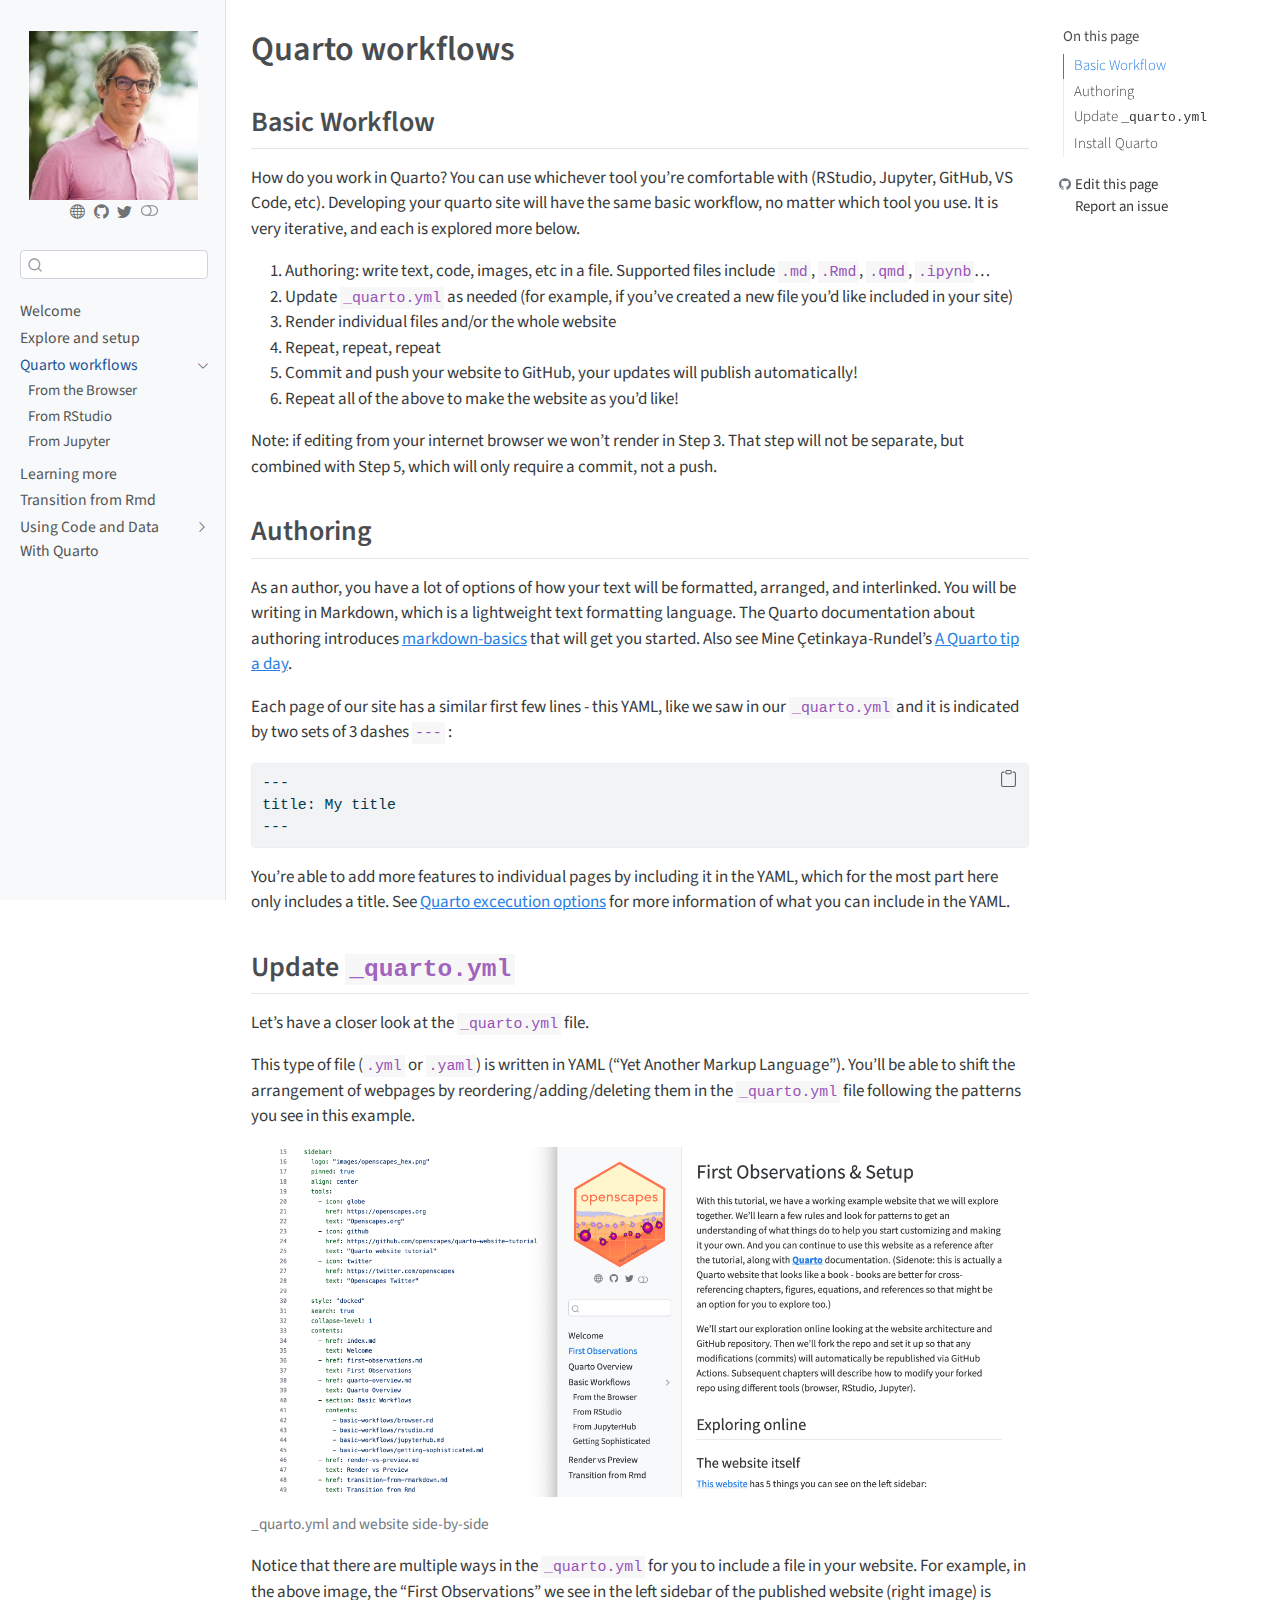
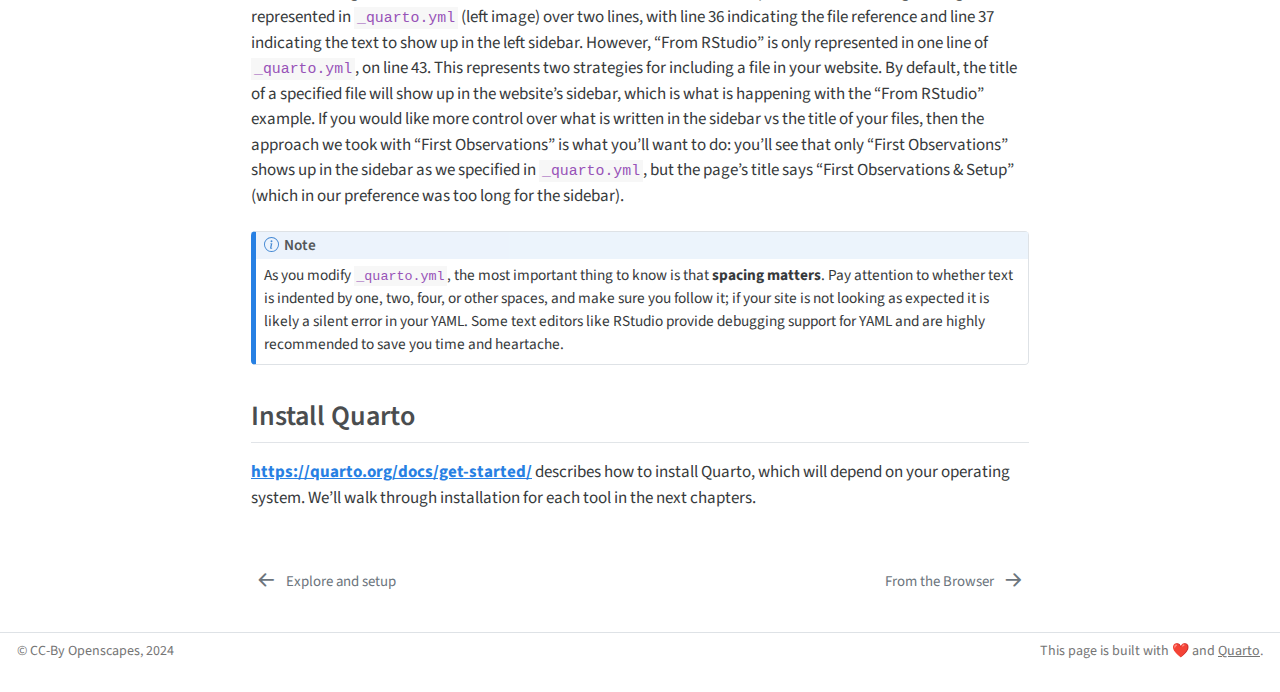
<file: quarto-workflows/index.html>
<!DOCTYPE html>
<html xmlns="http://www.w3.org/1999/xhtml" lang="en" xml:lang="en"><head>

<meta charset="utf-8">
<meta name="generator" content="quarto-1.3.450">

<meta name="viewport" content="width=device-width, initial-scale=1.0, user-scalable=yes">


<title>Making sharable documents with Quarto - Quarto workflows</title>
<style>
code{white-space: pre-wrap;}
span.smallcaps{font-variant: small-caps;}
div.columns{display: flex; gap: min(4vw, 1.5em);}
div.column{flex: auto; overflow-x: auto;}
div.hanging-indent{margin-left: 1.5em; text-indent: -1.5em;}
ul.task-list{list-style: none;}
ul.task-list li input[type="checkbox"] {
  width: 0.8em;
  margin: 0 0.8em 0.2em -1em; /* quarto-specific, see https://github.com/quarto-dev/quarto-cli/issues/4556 */ 
  vertical-align: middle;
}
/* CSS for syntax highlighting */
pre > code.sourceCode { white-space: pre; position: relative; }
pre > code.sourceCode > span { display: inline-block; line-height: 1.25; }
pre > code.sourceCode > span:empty { height: 1.2em; }
.sourceCode { overflow: visible; }
code.sourceCode > span { color: inherit; text-decoration: inherit; }
div.sourceCode { margin: 1em 0; }
pre.sourceCode { margin: 0; }
@media screen {
div.sourceCode { overflow: auto; }
}
@media print {
pre > code.sourceCode { white-space: pre-wrap; }
pre > code.sourceCode > span { text-indent: -5em; padding-left: 5em; }
}
pre.numberSource code
  { counter-reset: source-line 0; }
pre.numberSource code > span
  { position: relative; left: -4em; counter-increment: source-line; }
pre.numberSource code > span > a:first-child::before
  { content: counter(source-line);
    position: relative; left: -1em; text-align: right; vertical-align: baseline;
    border: none; display: inline-block;
    -webkit-touch-callout: none; -webkit-user-select: none;
    -khtml-user-select: none; -moz-user-select: none;
    -ms-user-select: none; user-select: none;
    padding: 0 4px; width: 4em;
  }
pre.numberSource { margin-left: 3em;  padding-left: 4px; }
div.sourceCode
  {   }
@media screen {
pre > code.sourceCode > span > a:first-child::before { text-decoration: underline; }
}
</style>


<script src="../site_libs/quarto-nav/quarto-nav.js"></script>
<script src="../site_libs/clipboard/clipboard.min.js"></script>
<script src="../site_libs/quarto-search/autocomplete.umd.js"></script>
<script src="../site_libs/quarto-search/fuse.min.js"></script>
<script src="../site_libs/quarto-search/quarto-search.js"></script>
<meta name="quarto:offset" content="../">
<link href="../quarto-workflows/browser.html" rel="next">
<link href="../explore.html" rel="prev">
<script src="../site_libs/quarto-html/quarto.js"></script>
<script src="../site_libs/quarto-html/popper.min.js"></script>
<script src="../site_libs/quarto-html/tippy.umd.min.js"></script>
<script src="../site_libs/quarto-html/anchor.min.js"></script>
<link href="../site_libs/quarto-html/tippy.css" rel="stylesheet">
<link href="../site_libs/quarto-html/quarto-syntax-highlighting.css" rel="stylesheet" class="quarto-color-scheme" id="quarto-text-highlighting-styles">
<link href="../site_libs/quarto-html/quarto-syntax-highlighting-dark.css" rel="prefetch" class="quarto-color-scheme quarto-color-alternate" id="quarto-text-highlighting-styles">
<script src="../site_libs/bootstrap/bootstrap.min.js"></script>
<link href="../site_libs/bootstrap/bootstrap-icons.css" rel="stylesheet">
<link href="../site_libs/bootstrap/bootstrap.min.css" rel="stylesheet" class="quarto-color-scheme" id="quarto-bootstrap" data-mode="light">
<link href="../site_libs/bootstrap/bootstrap-dark.min.css" rel="prefetch" class="quarto-color-scheme quarto-color-alternate" id="quarto-bootstrap" data-mode="light">
<script id="quarto-search-options" type="application/json">{
  "location": "sidebar",
  "copy-button": false,
  "collapse-after": 3,
  "panel-placement": "start",
  "type": "textbox",
  "limit": 20,
  "language": {
    "search-no-results-text": "No results",
    "search-matching-documents-text": "matching documents",
    "search-copy-link-title": "Copy link to search",
    "search-hide-matches-text": "Hide additional matches",
    "search-more-match-text": "more match in this document",
    "search-more-matches-text": "more matches in this document",
    "search-clear-button-title": "Clear",
    "search-detached-cancel-button-title": "Cancel",
    "search-submit-button-title": "Submit",
    "search-label": "Search"
  }
}</script>


</head>

<body class="nav-sidebar docked">

<div id="quarto-search-results"></div>
  <header id="quarto-header" class="headroom fixed-top">
  <nav class="quarto-secondary-nav">
    <div class="container-fluid d-flex">
      <button type="button" class="quarto-btn-toggle btn" data-bs-toggle="collapse" data-bs-target="#quarto-sidebar,#quarto-sidebar-glass" aria-controls="quarto-sidebar" aria-expanded="false" aria-label="Toggle sidebar navigation" onclick="if (window.quartoToggleHeadroom) { window.quartoToggleHeadroom(); }">
        <i class="bi bi-layout-text-sidebar-reverse"></i>
      </button>
      <nav class="quarto-page-breadcrumbs" aria-label="breadcrumb"><ol class="breadcrumb"><li class="breadcrumb-item"><a href="../quarto-workflows/index.html">Quarto workflows</a></li></ol></nav>
      <a class="flex-grow-1" role="button" data-bs-toggle="collapse" data-bs-target="#quarto-sidebar,#quarto-sidebar-glass" aria-controls="quarto-sidebar" aria-expanded="false" aria-label="Toggle sidebar navigation" onclick="if (window.quartoToggleHeadroom) { window.quartoToggleHeadroom(); }">      
      </a>
      <button type="button" class="btn quarto-search-button" aria-label="" onclick="window.quartoOpenSearch();">
        <i class="bi bi-search"></i>
      </button>
    </div>
  </nav>
</header>
<!-- content -->
<div id="quarto-content" class="quarto-container page-columns page-rows-contents page-layout-article">
<!-- sidebar -->
  <nav id="quarto-sidebar" class="sidebar collapse collapse-horizontal sidebar-navigation docked overflow-auto">
    <div class="pt-lg-2 mt-2 text-center sidebar-header">
      <a href="../index.html" class="sidebar-logo-link">
      <img src="../images/gerken.jpg" alt="" class="sidebar-logo py-0 d-lg-inline d-none">
      </a>
      <div class="sidebar-tools-main tools-wide">
    <a href="https://openscapes.org" rel="" title="Openscapes.org" class="quarto-navigation-tool px-1" aria-label="Openscapes.org"><i class="bi bi-globe"></i></a>
    <a href="https://github.com/TobGerken/quarto-website-tutorial" rel="" title="Quarto website tutorial" class="quarto-navigation-tool px-1" aria-label="Quarto website tutorial"><i class="bi bi-github"></i></a>
    <a href="https://twitter.com/openscapes" rel="" title="Openscapes Twitter" class="quarto-navigation-tool px-1" aria-label="Openscapes Twitter"><i class="bi bi-twitter"></i></a>
  <a href="" class="quarto-color-scheme-toggle quarto-navigation-tool  px-1" onclick="window.quartoToggleColorScheme(); return false;" title="Toggle dark mode"><i class="bi"></i></a>
</div>
      </div>
        <div class="mt-2 flex-shrink-0 align-items-center">
        <div class="sidebar-search">
        <div id="quarto-search" class="" title="Search"></div>
        </div>
        </div>
    <div class="sidebar-menu-container"> 
    <ul class="list-unstyled mt-1">
        <li class="sidebar-item">
  <div class="sidebar-item-container"> 
  <a href="../index.html" class="sidebar-item-text sidebar-link">
 <span class="menu-text">Welcome</span></a>
  </div>
</li>
        <li class="sidebar-item">
  <div class="sidebar-item-container"> 
  <a href="../explore.html" class="sidebar-item-text sidebar-link">
 <span class="menu-text">Explore and setup</span></a>
  </div>
</li>
        <li class="sidebar-item sidebar-item-section">
      <div class="sidebar-item-container"> 
            <a href="../quarto-workflows/index.html" class="sidebar-item-text sidebar-link active">
 <span class="menu-text">Quarto workflows</span></a>
          <a class="sidebar-item-toggle text-start" data-bs-toggle="collapse" data-bs-target="#quarto-sidebar-section-1" aria-expanded="true" aria-label="Toggle section">
            <i class="bi bi-chevron-right ms-2"></i>
          </a> 
      </div>
      <ul id="quarto-sidebar-section-1" class="collapse list-unstyled sidebar-section depth1 show">  
          <li class="sidebar-item">
  <div class="sidebar-item-container"> 
  <a href="../quarto-workflows/browser.html" class="sidebar-item-text sidebar-link">
 <span class="menu-text">From the Browser</span></a>
  </div>
</li>
          <li class="sidebar-item">
  <div class="sidebar-item-container"> 
  <a href="../quarto-workflows/rstudio.html" class="sidebar-item-text sidebar-link">
 <span class="menu-text">From RStudio</span></a>
  </div>
</li>
          <li class="sidebar-item">
  <div class="sidebar-item-container"> 
  <a href="../quarto-workflows/jupyter.html" class="sidebar-item-text sidebar-link">
 <span class="menu-text">From Jupyter</span></a>
  </div>
</li>
      </ul>
  </li>
        <li class="sidebar-item">
  <div class="sidebar-item-container"> 
  <a href="../learning-more.html" class="sidebar-item-text sidebar-link">
 <span class="menu-text">Learning more</span></a>
  </div>
</li>
        <li class="sidebar-item">
  <div class="sidebar-item-container"> 
  <a href="../transition-from-rmarkdown.html" class="sidebar-item-text sidebar-link">
 <span class="menu-text">Transition from Rmd</span></a>
  </div>
</li>
        <li class="sidebar-item sidebar-item-section">
      <div class="sidebar-item-container"> 
            <a href="../quarto-code/index.html" class="sidebar-item-text sidebar-link">
 <span class="menu-text">Using Code and Data With Quarto</span></a>
          <a class="sidebar-item-toggle text-start collapsed" data-bs-toggle="collapse" data-bs-target="#quarto-sidebar-section-2" aria-expanded="false" aria-label="Toggle section">
            <i class="bi bi-chevron-right ms-2"></i>
          </a> 
      </div>
      <ul id="quarto-sidebar-section-2" class="collapse list-unstyled sidebar-section depth1 ">  
          <li class="sidebar-item">
  <div class="sidebar-item-container"> 
  <a href="../quarto-code/ojs.html" class="sidebar-item-text sidebar-link">
 <span class="menu-text">OJS Example</span></a>
  </div>
</li>
          <li class="sidebar-item">
  <div class="sidebar-item-container"> 
  <a href="../quarto-code/python_example.html" class="sidebar-item-text sidebar-link">
 <span class="menu-text">Most basic notebook</span></a>
  </div>
</li>
          <li class="sidebar-item">
  <div class="sidebar-item-container"> 
  <a href="../quarto-code/quarto_python.html" class="sidebar-item-text sidebar-link">
 <span class="menu-text">Python Example in QMD</span></a>
  </div>
</li>
      </ul>
  </li>
    </ul>
    </div>
</nav>
<div id="quarto-sidebar-glass" data-bs-toggle="collapse" data-bs-target="#quarto-sidebar,#quarto-sidebar-glass"></div>
<!-- margin-sidebar -->
    <div id="quarto-margin-sidebar" class="sidebar margin-sidebar">
        <nav id="TOC" role="doc-toc" class="toc-active">
    <h2 id="toc-title">On this page</h2>
   
  <ul>
  <li><a href="#basic-workflow" id="toc-basic-workflow" class="nav-link active" data-scroll-target="#basic-workflow">Basic Workflow</a></li>
  <li><a href="#authoring" id="toc-authoring" class="nav-link" data-scroll-target="#authoring">Authoring</a></li>
  <li><a href="#update-_quarto.yml" id="toc-update-_quarto.yml" class="nav-link" data-scroll-target="#update-_quarto.yml">Update <code>_quarto.yml</code></a></li>
  <li><a href="#install-quarto" id="toc-install-quarto" class="nav-link" data-scroll-target="#install-quarto">Install Quarto</a></li>
  </ul>
<div class="toc-actions"><div><i class="bi bi-github"></i></div><div class="action-links"><p><a href="https://github.com/TobGerken/quarto-website-tutorial/edit/main/quarto-workflows/index.qmd" class="toc-action">Edit this page</a></p><p><a href="https://github.com/TobGerken/quarto-website-tutorial/issues/new" class="toc-action">Report an issue</a></p></div></div></nav>
    </div>
<!-- main -->
<main class="content" id="quarto-document-content">

<header id="title-block-header" class="quarto-title-block default">
<div class="quarto-title">
<h1 class="title">Quarto workflows</h1>
</div>



<div class="quarto-title-meta">

    
  
    
  </div>
  

</header>

<!---
## Why am I here?

## Stuff from Alison Hill chat

### what do code chunks look like,

### Can you open slide decks within here


## What's Freeze?

JJ: You can put it in the project root or at a a file level, OR at a directory level (if there is a _metadata.yml file in a directory then documents within it will merge that metadata -- this applies to docs in subdirectories as well). So if you have mostly frozen stuff you can set it at the project level then disable on a per-file or per-directory basis. If frozen stuff is more the exception then you can use directory or file level enablement
--->
<section id="basic-workflow" class="level2">
<h2 class="anchored" data-anchor-id="basic-workflow">Basic Workflow</h2>
<p>How do you work in Quarto? You can use whichever tool you’re comfortable with (RStudio, Jupyter, GitHub, VS Code, etc). Developing your quarto site will have the same basic workflow, no matter which tool you use. It is very iterative, and each is explored more below.</p>
<ol type="1">
<li>Authoring: write text, code, images, etc in a file. Supported files include <code>.md</code>, <code>.Rmd</code>, <code>.qmd</code>, <code>.ipynb</code>…</li>
<li>Update <code>_quarto.yml</code> as needed (for example, if you’ve created a new file you’d like included in your site)</li>
<li>Render individual files and/or the whole website</li>
<li>Repeat, repeat, repeat</li>
<li>Commit and push your website to GitHub, your updates will publish automatically!</li>
<li>Repeat all of the above to make the website as you’d like!</li>
</ol>
<p>Note: if editing from your internet browser we won’t render in Step 3. That step will not be separate, but combined with Step 5, which will only require a commit, not a push.</p>
</section>
<section id="authoring" class="level2">
<h2 class="anchored" data-anchor-id="authoring">Authoring</h2>
<p>As an author, you have a lot of options of how your text will be formatted, arranged, and interlinked. You will be writing in Markdown, which is a lightweight text formatting language. The Quarto documentation about authoring introduces <a href="https://quarto.org/docs/authoring/markdown-basics.html">markdown-basics</a> that will get you started. Also see Mine Çetinkaya-Rundel’s <a href="https://mine-cetinkaya-rundel.github.io/quarto-tip-a-day/">A Quarto tip a day</a>.</p>
<p>Each page of our site has a similar first few lines - this YAML, like we saw in our <code>_quarto.yml</code> and it is indicated by two sets of 3 dashes <code>---</code> :</p>
<div class="sourceCode" id="cb1"><pre class="sourceCode bash code-with-copy"><code class="sourceCode bash"><span id="cb1-1"><a href="#cb1-1" aria-hidden="true" tabindex="-1"></a><span class="ex">---</span></span>
<span id="cb1-2"><a href="#cb1-2" aria-hidden="true" tabindex="-1"></a><span class="ex">title:</span> My title</span>
<span id="cb1-3"><a href="#cb1-3" aria-hidden="true" tabindex="-1"></a><span class="ex">---</span></span></code><button title="Copy to Clipboard" class="code-copy-button"><i class="bi"></i></button></pre></div>
<p>You’re able to add more features to individual pages by including it in the YAML, which for the most part here only includes a title. See <a href="https://quarto.org/docs/computations/execution-options.html">Quarto excecution options</a> for more information of what you can include in the YAML.</p>
</section>
<section id="update-_quarto.yml" class="level2">
<h2 class="anchored" data-anchor-id="update-_quarto.yml">Update <code>_quarto.yml</code></h2>
<p>Let’s have a closer look at the <code>_quarto.yml</code> file.</p>
<p>This type of file (<code>.yml</code> or <code>.yaml</code>) is written in YAML (“Yet Another Markup Language”). You’ll be able to shift the arrangement of webpages by reordering/adding/deleting them in the <code>_quarto.yml</code> file following the patterns you see in this example.</p>
<div class="quarto-figure quarto-figure-center">
<figure class="figure">
<p><img src="images/quarto-yml-site-side-by-side3.png" class="img-fluid figure-img" style="width:95.0%"></p>
<figcaption class="figure-caption">_quarto.yml and website side-by-side</figcaption>
</figure>
</div>
<p>Notice that there are multiple ways in the <code>_quarto.yml</code> for you to include a file in your website. For example, in the above image, the “First Observations” we see in the left sidebar of the published website (right image) is represented in <code>_quarto.yml</code> (left image) over two lines, with line 36 indicating the file reference and line 37 indicating the text to show up in the left sidebar. However, “From RStudio” is only represented in one line of <code>_quarto.yml</code>, on line 43. This represents two strategies for including a file in your website. By default, the title of a specified file will show up in the website’s sidebar, which is what is happening with the “From RStudio” example. If you would like more control over what is written in the sidebar vs the title of your files, then the approach we took with “First Observations” is what you’ll want to do: you’ll see that only “First Observations” shows up in the sidebar as we specified in <code>_quarto.yml</code>, but the page’s title says “First Observations &amp; Setup” (which in our preference was too long for the sidebar).</p>
<div class="callout callout-style-default callout-note callout-titled">
<div class="callout-header d-flex align-content-center">
<div class="callout-icon-container">
<i class="callout-icon"></i>
</div>
<div class="callout-title-container flex-fill">
Note
</div>
</div>
<div class="callout-body-container callout-body">
<p>As you modify <code>_quarto.yml</code>, the most important thing to know is that <strong>spacing matters</strong>. Pay attention to whether text is indented by one, two, four, or other spaces, and make sure you follow it; if your site is not looking as expected it is likely a silent error in your YAML. Some text editors like RStudio provide debugging support for YAML and are highly recommended to save you time and heartache.</p>
</div>
</div>
</section>
<section id="install-quarto" class="level2">
<h2 class="anchored" data-anchor-id="install-quarto">Install Quarto</h2>
<p><strong><a href="https://quarto.org/docs/get-started/" class="uri">https://quarto.org/docs/get-started/</a></strong> describes how to install Quarto, which will depend on your operating system. We’ll walk through installation for each tool in the next chapters.</p>


</section>

</main> <!-- /main -->
<script id="quarto-html-after-body" type="application/javascript">
window.document.addEventListener("DOMContentLoaded", function (event) {
  const toggleBodyColorMode = (bsSheetEl) => {
    const mode = bsSheetEl.getAttribute("data-mode");
    const bodyEl = window.document.querySelector("body");
    if (mode === "dark") {
      bodyEl.classList.add("quarto-dark");
      bodyEl.classList.remove("quarto-light");
    } else {
      bodyEl.classList.add("quarto-light");
      bodyEl.classList.remove("quarto-dark");
    }
  }
  const toggleBodyColorPrimary = () => {
    const bsSheetEl = window.document.querySelector("link#quarto-bootstrap");
    if (bsSheetEl) {
      toggleBodyColorMode(bsSheetEl);
    }
  }
  toggleBodyColorPrimary();  
  const disableStylesheet = (stylesheets) => {
    for (let i=0; i < stylesheets.length; i++) {
      const stylesheet = stylesheets[i];
      stylesheet.rel = 'prefetch';
    }
  }
  const enableStylesheet = (stylesheets) => {
    for (let i=0; i < stylesheets.length; i++) {
      const stylesheet = stylesheets[i];
      stylesheet.rel = 'stylesheet';
    }
  }
  const manageTransitions = (selector, allowTransitions) => {
    const els = window.document.querySelectorAll(selector);
    for (let i=0; i < els.length; i++) {
      const el = els[i];
      if (allowTransitions) {
        el.classList.remove('notransition');
      } else {
        el.classList.add('notransition');
      }
    }
  }
  const toggleColorMode = (alternate) => {
    // Switch the stylesheets
    const alternateStylesheets = window.document.querySelectorAll('link.quarto-color-scheme.quarto-color-alternate');
    manageTransitions('#quarto-margin-sidebar .nav-link', false);
    if (alternate) {
      enableStylesheet(alternateStylesheets);
      for (const sheetNode of alternateStylesheets) {
        if (sheetNode.id === "quarto-bootstrap") {
          toggleBodyColorMode(sheetNode);
        }
      }
    } else {
      disableStylesheet(alternateStylesheets);
      toggleBodyColorPrimary();
    }
    manageTransitions('#quarto-margin-sidebar .nav-link', true);
    // Switch the toggles
    const toggles = window.document.querySelectorAll('.quarto-color-scheme-toggle');
    for (let i=0; i < toggles.length; i++) {
      const toggle = toggles[i];
      if (toggle) {
        if (alternate) {
          toggle.classList.add("alternate");     
        } else {
          toggle.classList.remove("alternate");
        }
      }
    }
    // Hack to workaround the fact that safari doesn't
    // properly recolor the scrollbar when toggling (#1455)
    if (navigator.userAgent.indexOf('Safari') > 0 && navigator.userAgent.indexOf('Chrome') == -1) {
      manageTransitions("body", false);
      window.scrollTo(0, 1);
      setTimeout(() => {
        window.scrollTo(0, 0);
        manageTransitions("body", true);
      }, 40);  
    }
  }
  const isFileUrl = () => { 
    return window.location.protocol === 'file:';
  }
  const hasAlternateSentinel = () => {  
    let styleSentinel = getColorSchemeSentinel();
    if (styleSentinel !== null) {
      return styleSentinel === "alternate";
    } else {
      return false;
    }
  }
  const setStyleSentinel = (alternate) => {
    const value = alternate ? "alternate" : "default";
    if (!isFileUrl()) {
      window.localStorage.setItem("quarto-color-scheme", value);
    } else {
      localAlternateSentinel = value;
    }
  }
  const getColorSchemeSentinel = () => {
    if (!isFileUrl()) {
      const storageValue = window.localStorage.getItem("quarto-color-scheme");
      return storageValue != null ? storageValue : localAlternateSentinel;
    } else {
      return localAlternateSentinel;
    }
  }
  let localAlternateSentinel = 'default';
  // Dark / light mode switch
  window.quartoToggleColorScheme = () => {
    // Read the current dark / light value 
    let toAlternate = !hasAlternateSentinel();
    toggleColorMode(toAlternate);
    setStyleSentinel(toAlternate);
  };
  // Ensure there is a toggle, if there isn't float one in the top right
  if (window.document.querySelector('.quarto-color-scheme-toggle') === null) {
    const a = window.document.createElement('a');
    a.classList.add('top-right');
    a.classList.add('quarto-color-scheme-toggle');
    a.href = "";
    a.onclick = function() { try { window.quartoToggleColorScheme(); } catch {} return false; };
    const i = window.document.createElement("i");
    i.classList.add('bi');
    a.appendChild(i);
    window.document.body.appendChild(a);
  }
  // Switch to dark mode if need be
  if (hasAlternateSentinel()) {
    toggleColorMode(true);
  } else {
    toggleColorMode(false);
  }
  const icon = "";
  const anchorJS = new window.AnchorJS();
  anchorJS.options = {
    placement: 'right',
    icon: icon
  };
  anchorJS.add('.anchored');
  const isCodeAnnotation = (el) => {
    for (const clz of el.classList) {
      if (clz.startsWith('code-annotation-')) {                     
        return true;
      }
    }
    return false;
  }
  const clipboard = new window.ClipboardJS('.code-copy-button', {
    text: function(trigger) {
      const codeEl = trigger.previousElementSibling.cloneNode(true);
      for (const childEl of codeEl.children) {
        if (isCodeAnnotation(childEl)) {
          childEl.remove();
        }
      }
      return codeEl.innerText;
    }
  });
  clipboard.on('success', function(e) {
    // button target
    const button = e.trigger;
    // don't keep focus
    button.blur();
    // flash "checked"
    button.classList.add('code-copy-button-checked');
    var currentTitle = button.getAttribute("title");
    button.setAttribute("title", "Copied!");
    let tooltip;
    if (window.bootstrap) {
      button.setAttribute("data-bs-toggle", "tooltip");
      button.setAttribute("data-bs-placement", "left");
      button.setAttribute("data-bs-title", "Copied!");
      tooltip = new bootstrap.Tooltip(button, 
        { trigger: "manual", 
          customClass: "code-copy-button-tooltip",
          offset: [0, -8]});
      tooltip.show();    
    }
    setTimeout(function() {
      if (tooltip) {
        tooltip.hide();
        button.removeAttribute("data-bs-title");
        button.removeAttribute("data-bs-toggle");
        button.removeAttribute("data-bs-placement");
      }
      button.setAttribute("title", currentTitle);
      button.classList.remove('code-copy-button-checked');
    }, 1000);
    // clear code selection
    e.clearSelection();
  });
  function tippyHover(el, contentFn) {
    const config = {
      allowHTML: true,
      content: contentFn,
      maxWidth: 500,
      delay: 100,
      arrow: false,
      appendTo: function(el) {
          return el.parentElement;
      },
      interactive: true,
      interactiveBorder: 10,
      theme: 'quarto',
      placement: 'bottom-start'
    };
    window.tippy(el, config); 
  }
  const noterefs = window.document.querySelectorAll('a[role="doc-noteref"]');
  for (var i=0; i<noterefs.length; i++) {
    const ref = noterefs[i];
    tippyHover(ref, function() {
      // use id or data attribute instead here
      let href = ref.getAttribute('data-footnote-href') || ref.getAttribute('href');
      try { href = new URL(href).hash; } catch {}
      const id = href.replace(/^#\/?/, "");
      const note = window.document.getElementById(id);
      return note.innerHTML;
    });
  }
      let selectedAnnoteEl;
      const selectorForAnnotation = ( cell, annotation) => {
        let cellAttr = 'data-code-cell="' + cell + '"';
        let lineAttr = 'data-code-annotation="' +  annotation + '"';
        const selector = 'span[' + cellAttr + '][' + lineAttr + ']';
        return selector;
      }
      const selectCodeLines = (annoteEl) => {
        const doc = window.document;
        const targetCell = annoteEl.getAttribute("data-target-cell");
        const targetAnnotation = annoteEl.getAttribute("data-target-annotation");
        const annoteSpan = window.document.querySelector(selectorForAnnotation(targetCell, targetAnnotation));
        const lines = annoteSpan.getAttribute("data-code-lines").split(",");
        const lineIds = lines.map((line) => {
          return targetCell + "-" + line;
        })
        let top = null;
        let height = null;
        let parent = null;
        if (lineIds.length > 0) {
            //compute the position of the single el (top and bottom and make a div)
            const el = window.document.getElementById(lineIds[0]);
            top = el.offsetTop;
            height = el.offsetHeight;
            parent = el.parentElement.parentElement;
          if (lineIds.length > 1) {
            const lastEl = window.document.getElementById(lineIds[lineIds.length - 1]);
            const bottom = lastEl.offsetTop + lastEl.offsetHeight;
            height = bottom - top;
          }
          if (top !== null && height !== null && parent !== null) {
            // cook up a div (if necessary) and position it 
            let div = window.document.getElementById("code-annotation-line-highlight");
            if (div === null) {
              div = window.document.createElement("div");
              div.setAttribute("id", "code-annotation-line-highlight");
              div.style.position = 'absolute';
              parent.appendChild(div);
            }
            div.style.top = top - 2 + "px";
            div.style.height = height + 4 + "px";
            let gutterDiv = window.document.getElementById("code-annotation-line-highlight-gutter");
            if (gutterDiv === null) {
              gutterDiv = window.document.createElement("div");
              gutterDiv.setAttribute("id", "code-annotation-line-highlight-gutter");
              gutterDiv.style.position = 'absolute';
              const codeCell = window.document.getElementById(targetCell);
              const gutter = codeCell.querySelector('.code-annotation-gutter');
              gutter.appendChild(gutterDiv);
            }
            gutterDiv.style.top = top - 2 + "px";
            gutterDiv.style.height = height + 4 + "px";
          }
          selectedAnnoteEl = annoteEl;
        }
      };
      const unselectCodeLines = () => {
        const elementsIds = ["code-annotation-line-highlight", "code-annotation-line-highlight-gutter"];
        elementsIds.forEach((elId) => {
          const div = window.document.getElementById(elId);
          if (div) {
            div.remove();
          }
        });
        selectedAnnoteEl = undefined;
      };
      // Attach click handler to the DT
      const annoteDls = window.document.querySelectorAll('dt[data-target-cell]');
      for (const annoteDlNode of annoteDls) {
        annoteDlNode.addEventListener('click', (event) => {
          const clickedEl = event.target;
          if (clickedEl !== selectedAnnoteEl) {
            unselectCodeLines();
            const activeEl = window.document.querySelector('dt[data-target-cell].code-annotation-active');
            if (activeEl) {
              activeEl.classList.remove('code-annotation-active');
            }
            selectCodeLines(clickedEl);
            clickedEl.classList.add('code-annotation-active');
          } else {
            // Unselect the line
            unselectCodeLines();
            clickedEl.classList.remove('code-annotation-active');
          }
        });
      }
  const findCites = (el) => {
    const parentEl = el.parentElement;
    if (parentEl) {
      const cites = parentEl.dataset.cites;
      if (cites) {
        return {
          el,
          cites: cites.split(' ')
        };
      } else {
        return findCites(el.parentElement)
      }
    } else {
      return undefined;
    }
  };
  var bibliorefs = window.document.querySelectorAll('a[role="doc-biblioref"]');
  for (var i=0; i<bibliorefs.length; i++) {
    const ref = bibliorefs[i];
    const citeInfo = findCites(ref);
    if (citeInfo) {
      tippyHover(citeInfo.el, function() {
        var popup = window.document.createElement('div');
        citeInfo.cites.forEach(function(cite) {
          var citeDiv = window.document.createElement('div');
          citeDiv.classList.add('hanging-indent');
          citeDiv.classList.add('csl-entry');
          var biblioDiv = window.document.getElementById('ref-' + cite);
          if (biblioDiv) {
            citeDiv.innerHTML = biblioDiv.innerHTML;
          }
          popup.appendChild(citeDiv);
        });
        return popup.innerHTML;
      });
    }
  }
});
</script>
<nav class="page-navigation">
  <div class="nav-page nav-page-previous">
      <a href="../explore.html" class="pagination-link">
        <i class="bi bi-arrow-left-short"></i> <span class="nav-page-text">Explore and setup</span>
      </a>          
  </div>
  <div class="nav-page nav-page-next">
      <a href="../quarto-workflows/browser.html" class="pagination-link">
        <span class="nav-page-text">From the Browser</span> <i class="bi bi-arrow-right-short"></i>
      </a>
  </div>
</nav>
</div> <!-- /content -->
<footer class="footer">
  <div class="nav-footer">
    <div class="nav-footer-left">© CC-By Openscapes, 2024</div>   
    <div class="nav-footer-center">
      &nbsp;
    </div>
    <div class="nav-footer-right">This page is built with ❤️ and <a href="https://quarto.org/">Quarto</a>.</div>
  </div>
</footer>



</body></html>
</file>
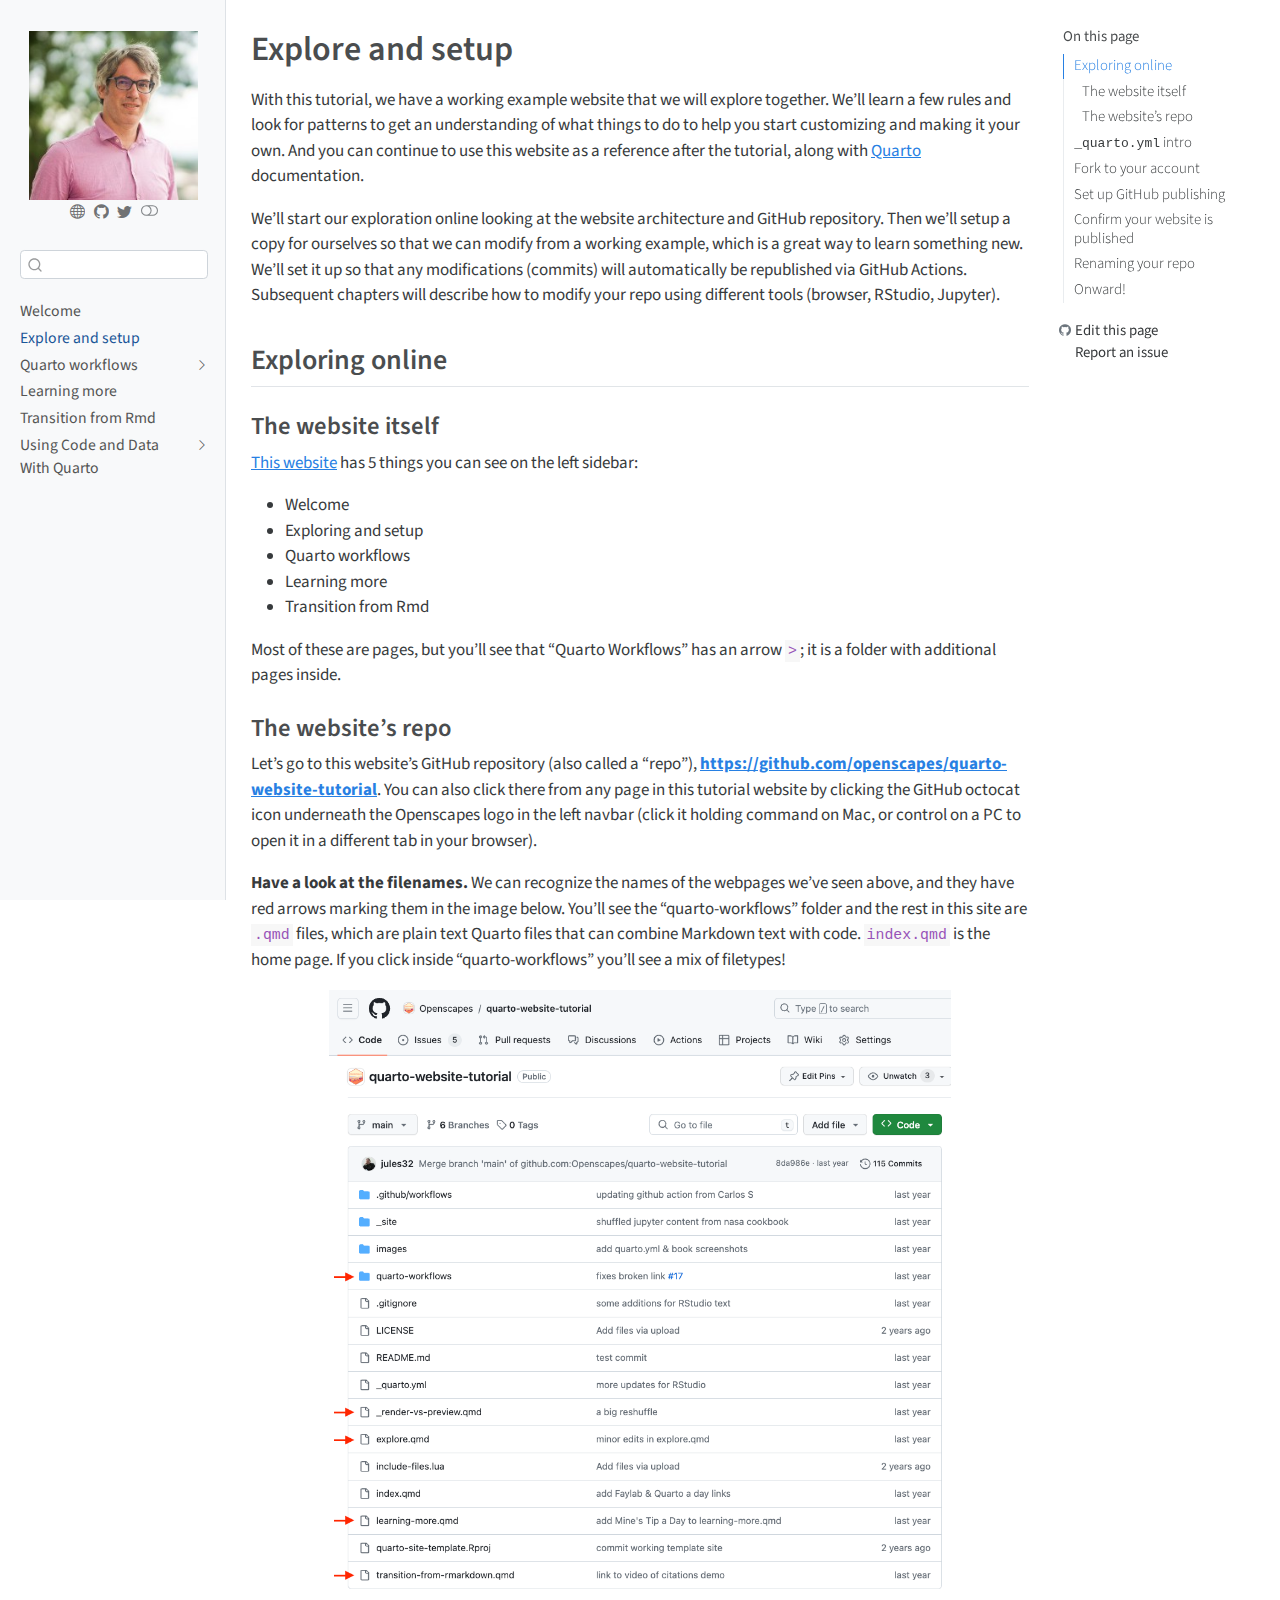
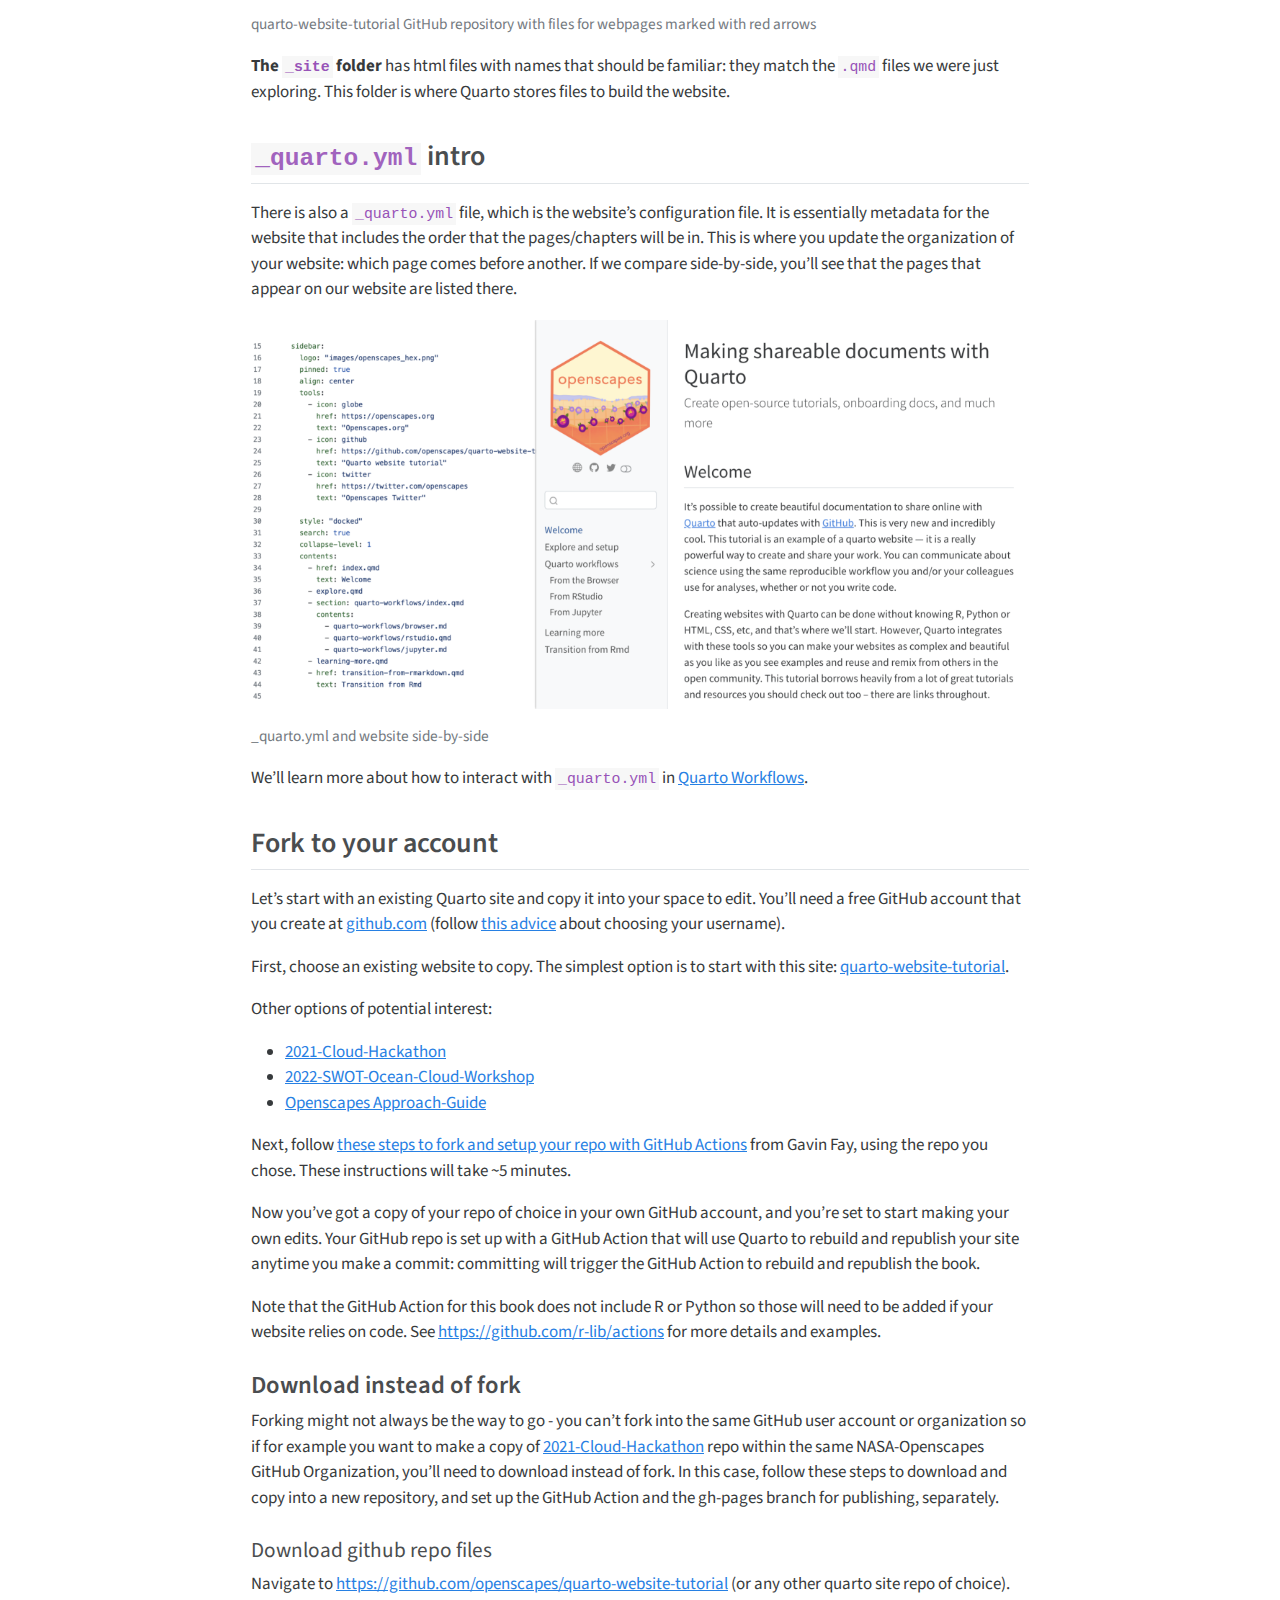
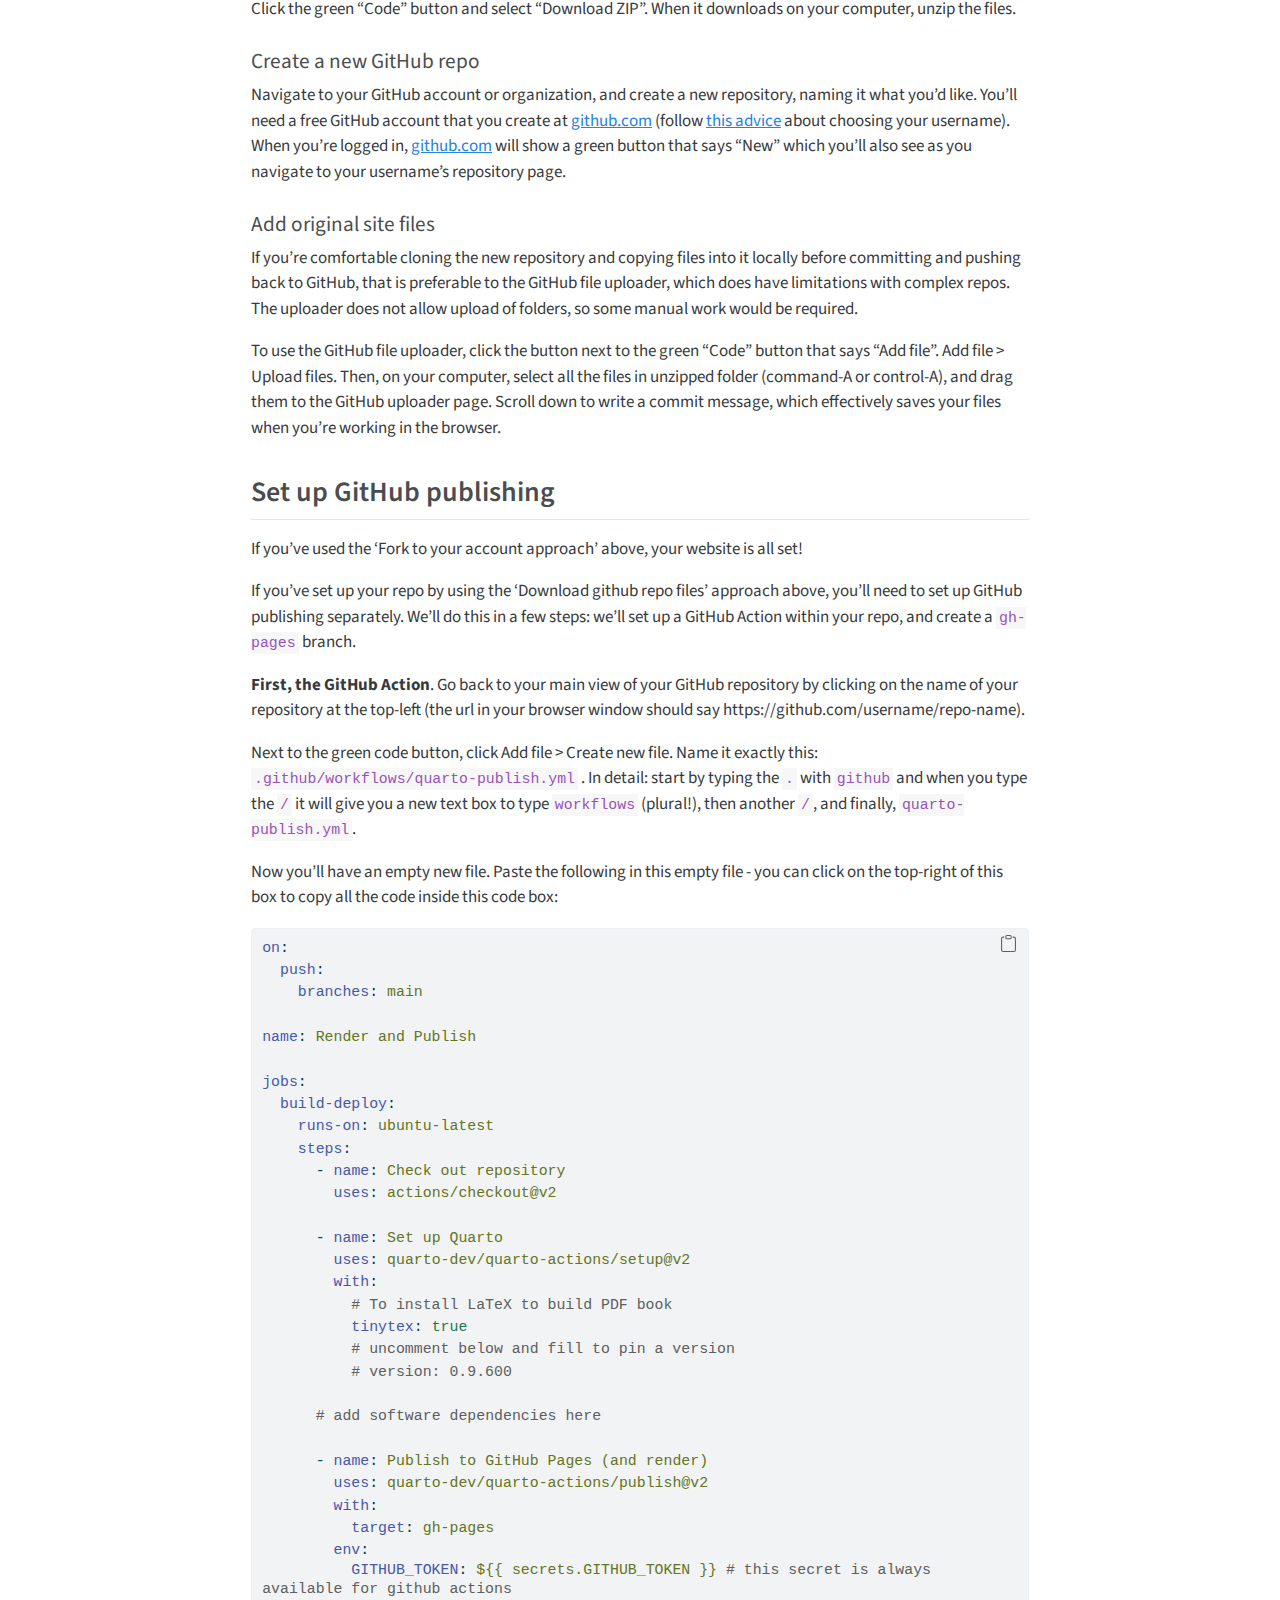
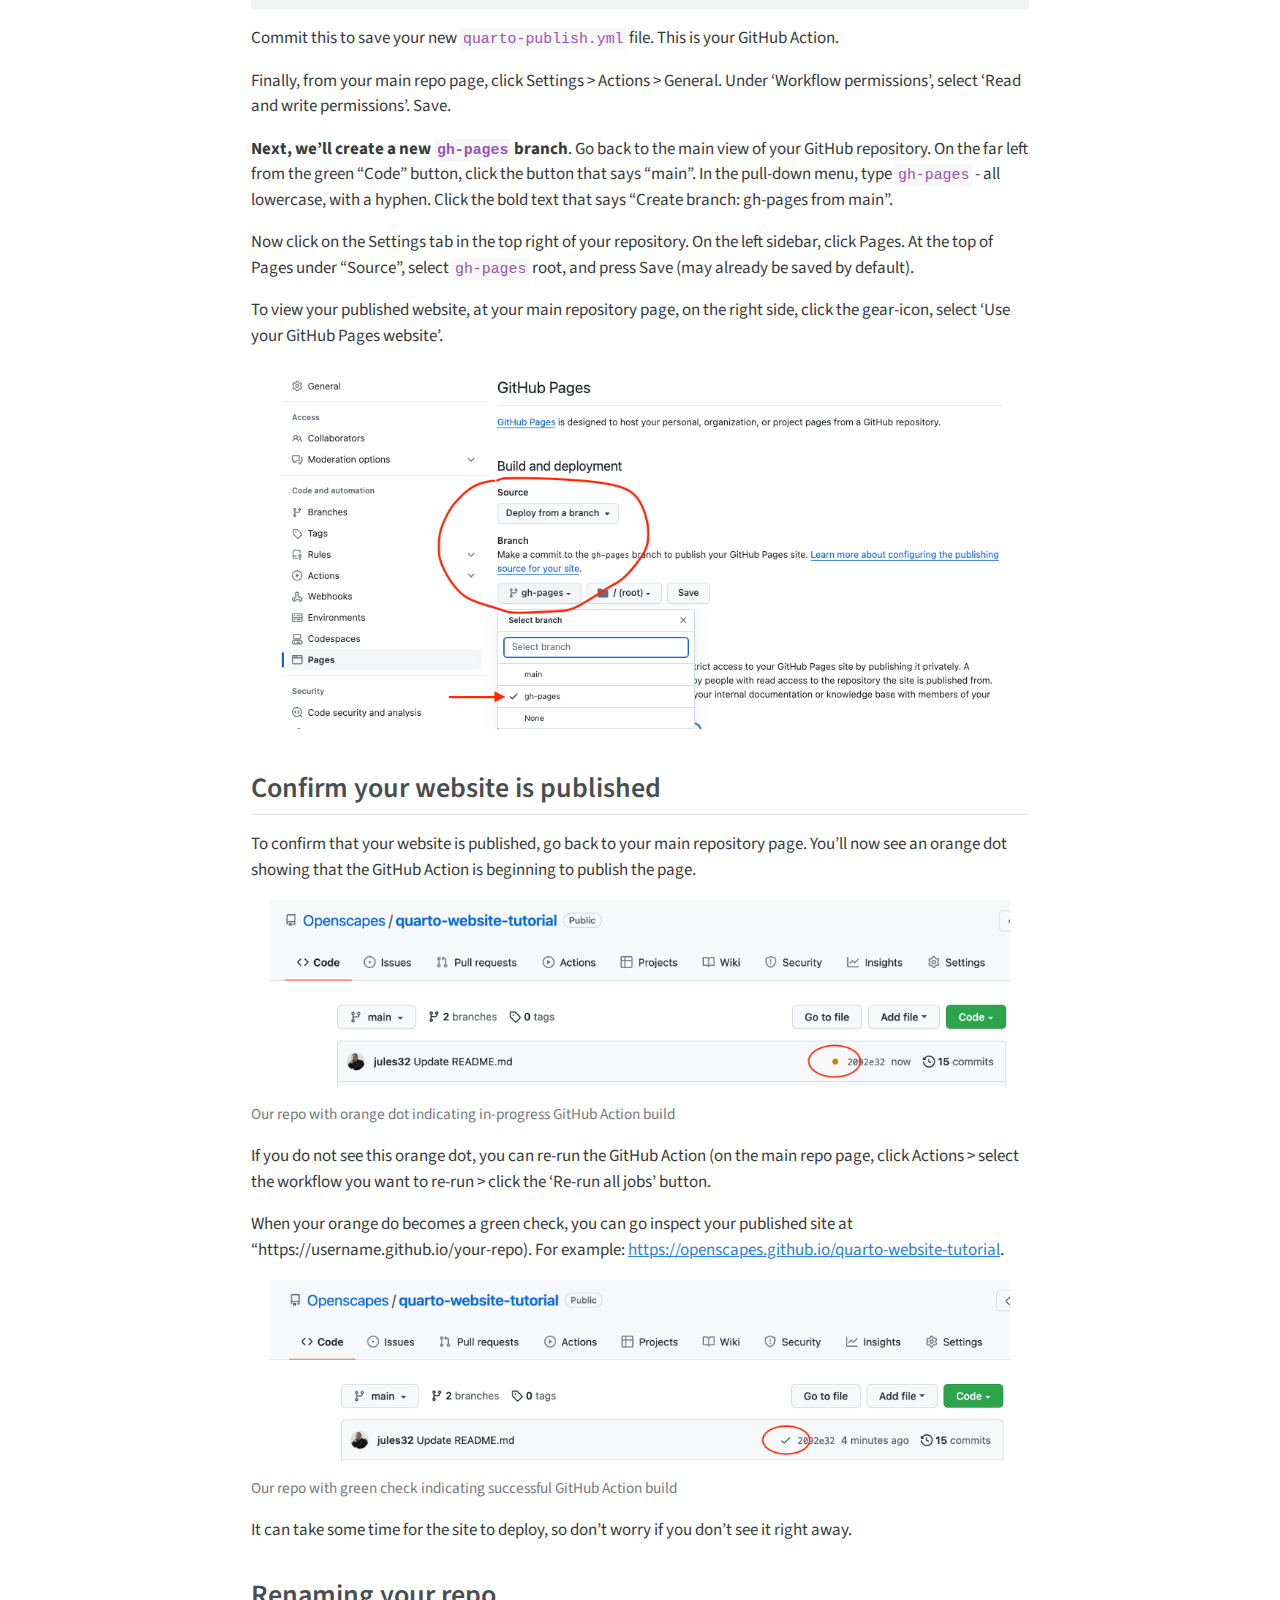
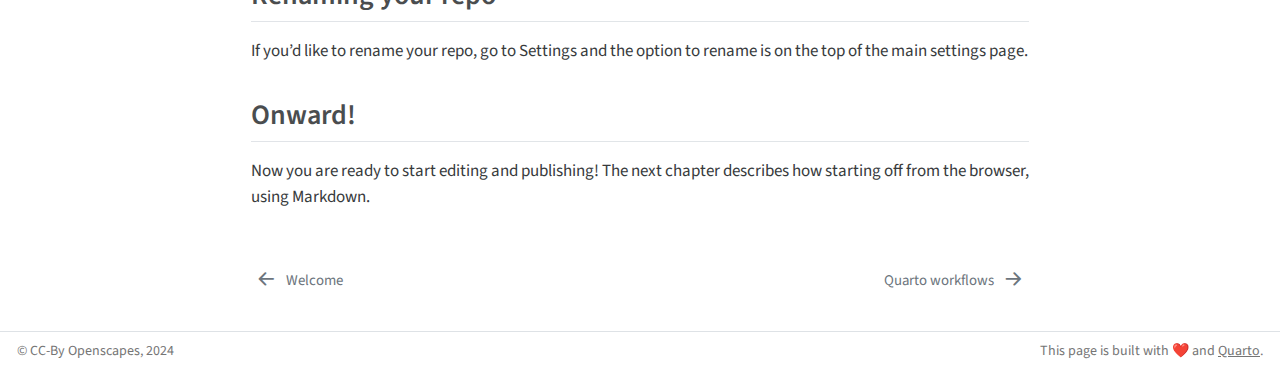
<file: explore.html>
<!DOCTYPE html>
<html xmlns="http://www.w3.org/1999/xhtml" lang="en" xml:lang="en"><head>

<meta charset="utf-8">
<meta name="generator" content="quarto-1.3.450">

<meta name="viewport" content="width=device-width, initial-scale=1.0, user-scalable=yes">


<title>Making sharable documents with Quarto - Explore and setup</title>
<style>
code{white-space: pre-wrap;}
span.smallcaps{font-variant: small-caps;}
div.columns{display: flex; gap: min(4vw, 1.5em);}
div.column{flex: auto; overflow-x: auto;}
div.hanging-indent{margin-left: 1.5em; text-indent: -1.5em;}
ul.task-list{list-style: none;}
ul.task-list li input[type="checkbox"] {
  width: 0.8em;
  margin: 0 0.8em 0.2em -1em; /* quarto-specific, see https://github.com/quarto-dev/quarto-cli/issues/4556 */ 
  vertical-align: middle;
}
/* CSS for syntax highlighting */
pre > code.sourceCode { white-space: pre; position: relative; }
pre > code.sourceCode > span { display: inline-block; line-height: 1.25; }
pre > code.sourceCode > span:empty { height: 1.2em; }
.sourceCode { overflow: visible; }
code.sourceCode > span { color: inherit; text-decoration: inherit; }
div.sourceCode { margin: 1em 0; }
pre.sourceCode { margin: 0; }
@media screen {
div.sourceCode { overflow: auto; }
}
@media print {
pre > code.sourceCode { white-space: pre-wrap; }
pre > code.sourceCode > span { text-indent: -5em; padding-left: 5em; }
}
pre.numberSource code
  { counter-reset: source-line 0; }
pre.numberSource code > span
  { position: relative; left: -4em; counter-increment: source-line; }
pre.numberSource code > span > a:first-child::before
  { content: counter(source-line);
    position: relative; left: -1em; text-align: right; vertical-align: baseline;
    border: none; display: inline-block;
    -webkit-touch-callout: none; -webkit-user-select: none;
    -khtml-user-select: none; -moz-user-select: none;
    -ms-user-select: none; user-select: none;
    padding: 0 4px; width: 4em;
  }
pre.numberSource { margin-left: 3em;  padding-left: 4px; }
div.sourceCode
  {   }
@media screen {
pre > code.sourceCode > span > a:first-child::before { text-decoration: underline; }
}
</style>


<script src="site_libs/quarto-nav/quarto-nav.js"></script>
<script src="site_libs/clipboard/clipboard.min.js"></script>
<script src="site_libs/quarto-search/autocomplete.umd.js"></script>
<script src="site_libs/quarto-search/fuse.min.js"></script>
<script src="site_libs/quarto-search/quarto-search.js"></script>
<meta name="quarto:offset" content="./">
<link href="./quarto-workflows/index.html" rel="next">
<link href="./index.html" rel="prev">
<script src="site_libs/quarto-html/quarto.js"></script>
<script src="site_libs/quarto-html/popper.min.js"></script>
<script src="site_libs/quarto-html/tippy.umd.min.js"></script>
<script src="site_libs/quarto-html/anchor.min.js"></script>
<link href="site_libs/quarto-html/tippy.css" rel="stylesheet">
<link href="site_libs/quarto-html/quarto-syntax-highlighting.css" rel="stylesheet" class="quarto-color-scheme" id="quarto-text-highlighting-styles">
<link href="site_libs/quarto-html/quarto-syntax-highlighting-dark.css" rel="prefetch" class="quarto-color-scheme quarto-color-alternate" id="quarto-text-highlighting-styles">
<script src="site_libs/bootstrap/bootstrap.min.js"></script>
<link href="site_libs/bootstrap/bootstrap-icons.css" rel="stylesheet">
<link href="site_libs/bootstrap/bootstrap.min.css" rel="stylesheet" class="quarto-color-scheme" id="quarto-bootstrap" data-mode="light">
<link href="site_libs/bootstrap/bootstrap-dark.min.css" rel="prefetch" class="quarto-color-scheme quarto-color-alternate" id="quarto-bootstrap" data-mode="light">
<script id="quarto-search-options" type="application/json">{
  "location": "sidebar",
  "copy-button": false,
  "collapse-after": 3,
  "panel-placement": "start",
  "type": "textbox",
  "limit": 20,
  "language": {
    "search-no-results-text": "No results",
    "search-matching-documents-text": "matching documents",
    "search-copy-link-title": "Copy link to search",
    "search-hide-matches-text": "Hide additional matches",
    "search-more-match-text": "more match in this document",
    "search-more-matches-text": "more matches in this document",
    "search-clear-button-title": "Clear",
    "search-detached-cancel-button-title": "Cancel",
    "search-submit-button-title": "Submit",
    "search-label": "Search"
  }
}</script>


</head>

<body class="nav-sidebar docked">

<div id="quarto-search-results"></div>
  <header id="quarto-header" class="headroom fixed-top">
  <nav class="quarto-secondary-nav">
    <div class="container-fluid d-flex">
      <button type="button" class="quarto-btn-toggle btn" data-bs-toggle="collapse" data-bs-target="#quarto-sidebar,#quarto-sidebar-glass" aria-controls="quarto-sidebar" aria-expanded="false" aria-label="Toggle sidebar navigation" onclick="if (window.quartoToggleHeadroom) { window.quartoToggleHeadroom(); }">
        <i class="bi bi-layout-text-sidebar-reverse"></i>
      </button>
      <nav class="quarto-page-breadcrumbs" aria-label="breadcrumb"><ol class="breadcrumb"><li class="breadcrumb-item"><a href="./explore.html">Explore and setup</a></li></ol></nav>
      <a class="flex-grow-1" role="button" data-bs-toggle="collapse" data-bs-target="#quarto-sidebar,#quarto-sidebar-glass" aria-controls="quarto-sidebar" aria-expanded="false" aria-label="Toggle sidebar navigation" onclick="if (window.quartoToggleHeadroom) { window.quartoToggleHeadroom(); }">      
      </a>
      <button type="button" class="btn quarto-search-button" aria-label="" onclick="window.quartoOpenSearch();">
        <i class="bi bi-search"></i>
      </button>
    </div>
  </nav>
</header>
<!-- content -->
<div id="quarto-content" class="quarto-container page-columns page-rows-contents page-layout-article">
<!-- sidebar -->
  <nav id="quarto-sidebar" class="sidebar collapse collapse-horizontal sidebar-navigation docked overflow-auto">
    <div class="pt-lg-2 mt-2 text-center sidebar-header">
      <a href="./index.html" class="sidebar-logo-link">
      <img src="./images/gerken.jpg" alt="" class="sidebar-logo py-0 d-lg-inline d-none">
      </a>
      <div class="sidebar-tools-main tools-wide">
    <a href="https://openscapes.org" rel="" title="Openscapes.org" class="quarto-navigation-tool px-1" aria-label="Openscapes.org"><i class="bi bi-globe"></i></a>
    <a href="https://github.com/TobGerken/quarto-website-tutorial" rel="" title="Quarto website tutorial" class="quarto-navigation-tool px-1" aria-label="Quarto website tutorial"><i class="bi bi-github"></i></a>
    <a href="https://twitter.com/openscapes" rel="" title="Openscapes Twitter" class="quarto-navigation-tool px-1" aria-label="Openscapes Twitter"><i class="bi bi-twitter"></i></a>
  <a href="" class="quarto-color-scheme-toggle quarto-navigation-tool  px-1" onclick="window.quartoToggleColorScheme(); return false;" title="Toggle dark mode"><i class="bi"></i></a>
</div>
      </div>
        <div class="mt-2 flex-shrink-0 align-items-center">
        <div class="sidebar-search">
        <div id="quarto-search" class="" title="Search"></div>
        </div>
        </div>
    <div class="sidebar-menu-container"> 
    <ul class="list-unstyled mt-1">
        <li class="sidebar-item">
  <div class="sidebar-item-container"> 
  <a href="./index.html" class="sidebar-item-text sidebar-link">
 <span class="menu-text">Welcome</span></a>
  </div>
</li>
        <li class="sidebar-item">
  <div class="sidebar-item-container"> 
  <a href="./explore.html" class="sidebar-item-text sidebar-link active">
 <span class="menu-text">Explore and setup</span></a>
  </div>
</li>
        <li class="sidebar-item sidebar-item-section">
      <div class="sidebar-item-container"> 
            <a href="./quarto-workflows/index.html" class="sidebar-item-text sidebar-link">
 <span class="menu-text">Quarto workflows</span></a>
          <a class="sidebar-item-toggle text-start collapsed" data-bs-toggle="collapse" data-bs-target="#quarto-sidebar-section-1" aria-expanded="false" aria-label="Toggle section">
            <i class="bi bi-chevron-right ms-2"></i>
          </a> 
      </div>
      <ul id="quarto-sidebar-section-1" class="collapse list-unstyled sidebar-section depth1 ">  
          <li class="sidebar-item">
  <div class="sidebar-item-container"> 
  <a href="./quarto-workflows/browser.html" class="sidebar-item-text sidebar-link">
 <span class="menu-text">From the Browser</span></a>
  </div>
</li>
          <li class="sidebar-item">
  <div class="sidebar-item-container"> 
  <a href="./quarto-workflows/rstudio.html" class="sidebar-item-text sidebar-link">
 <span class="menu-text">From RStudio</span></a>
  </div>
</li>
          <li class="sidebar-item">
  <div class="sidebar-item-container"> 
  <a href="./quarto-workflows/jupyter.html" class="sidebar-item-text sidebar-link">
 <span class="menu-text">From Jupyter</span></a>
  </div>
</li>
      </ul>
  </li>
        <li class="sidebar-item">
  <div class="sidebar-item-container"> 
  <a href="./learning-more.html" class="sidebar-item-text sidebar-link">
 <span class="menu-text">Learning more</span></a>
  </div>
</li>
        <li class="sidebar-item">
  <div class="sidebar-item-container"> 
  <a href="./transition-from-rmarkdown.html" class="sidebar-item-text sidebar-link">
 <span class="menu-text">Transition from Rmd</span></a>
  </div>
</li>
        <li class="sidebar-item sidebar-item-section">
      <div class="sidebar-item-container"> 
            <a href="./quarto-code/index.html" class="sidebar-item-text sidebar-link">
 <span class="menu-text">Using Code and Data With Quarto</span></a>
          <a class="sidebar-item-toggle text-start collapsed" data-bs-toggle="collapse" data-bs-target="#quarto-sidebar-section-2" aria-expanded="false" aria-label="Toggle section">
            <i class="bi bi-chevron-right ms-2"></i>
          </a> 
      </div>
      <ul id="quarto-sidebar-section-2" class="collapse list-unstyled sidebar-section depth1 ">  
          <li class="sidebar-item">
  <div class="sidebar-item-container"> 
  <a href="./quarto-code/ojs.html" class="sidebar-item-text sidebar-link">
 <span class="menu-text">OJS Example</span></a>
  </div>
</li>
          <li class="sidebar-item">
  <div class="sidebar-item-container"> 
  <a href="./quarto-code/python_example.html" class="sidebar-item-text sidebar-link">
 <span class="menu-text">Most basic notebook</span></a>
  </div>
</li>
          <li class="sidebar-item">
  <div class="sidebar-item-container"> 
  <a href="./quarto-code/quarto_python.html" class="sidebar-item-text sidebar-link">
 <span class="menu-text">Python Example in QMD</span></a>
  </div>
</li>
      </ul>
  </li>
    </ul>
    </div>
</nav>
<div id="quarto-sidebar-glass" data-bs-toggle="collapse" data-bs-target="#quarto-sidebar,#quarto-sidebar-glass"></div>
<!-- margin-sidebar -->
    <div id="quarto-margin-sidebar" class="sidebar margin-sidebar">
        <nav id="TOC" role="doc-toc" class="toc-active">
    <h2 id="toc-title">On this page</h2>
   
  <ul>
  <li><a href="#exploring-online" id="toc-exploring-online" class="nav-link active" data-scroll-target="#exploring-online">Exploring online</a>
  <ul class="collapse">
  <li><a href="#the-website-itself" id="toc-the-website-itself" class="nav-link" data-scroll-target="#the-website-itself">The website itself</a></li>
  <li><a href="#the-websites-repo" id="toc-the-websites-repo" class="nav-link" data-scroll-target="#the-websites-repo">The website’s repo</a></li>
  </ul></li>
  <li><a href="#quarto.yml-intro" id="toc-quarto.yml-intro" class="nav-link" data-scroll-target="#quarto.yml-intro"><code>_quarto.yml</code> intro</a></li>
  <li><a href="#fork-to-your-account" id="toc-fork-to-your-account" class="nav-link" data-scroll-target="#fork-to-your-account">Fork to your account</a>
  <ul class="collapse">
  <li><a href="#download-instead-of-fork" id="toc-download-instead-of-fork" class="nav-link" data-scroll-target="#download-instead-of-fork">Download instead of fork</a></li>
  </ul></li>
  <li><a href="#setup-github-action" id="toc-setup-github-action" class="nav-link" data-scroll-target="#setup-github-action">Set up GitHub publishing</a></li>
  <li><a href="#confirm" id="toc-confirm" class="nav-link" data-scroll-target="#confirm">Confirm your website is published</a></li>
  <li><a href="#renaming-your-repo" id="toc-renaming-your-repo" class="nav-link" data-scroll-target="#renaming-your-repo">Renaming your repo</a></li>
  <li><a href="#onward" id="toc-onward" class="nav-link" data-scroll-target="#onward">Onward!</a></li>
  </ul>
<div class="toc-actions"><div><i class="bi bi-github"></i></div><div class="action-links"><p><a href="https://github.com/TobGerken/quarto-website-tutorial/edit/main/explore.qmd" class="toc-action">Edit this page</a></p><p><a href="https://github.com/TobGerken/quarto-website-tutorial/issues/new" class="toc-action">Report an issue</a></p></div></div></nav>
    </div>
<!-- main -->
<main class="content" id="quarto-document-content">

<header id="title-block-header" class="quarto-title-block default">
<div class="quarto-title">
<h1 class="title">Explore and setup</h1>
</div>



<div class="quarto-title-meta">

    
  
    
  </div>
  

</header>

<p>With this tutorial, we have a working example website that we will explore together. We’ll learn a few rules and look for patterns to get an understanding of what things to do to help you start customizing and making it your own. And you can continue to use this website as a reference after the tutorial, along with <a href="https://quarto.org">Quarto</a> documentation.</p>
<p>We’ll start our exploration online looking at the website architecture and GitHub repository. Then we’ll setup a copy for ourselves so that we can modify from a working example, which is a great way to learn something new. We’ll set it up so that any modifications (commits) will automatically be republished via GitHub Actions. Subsequent chapters will describe how to modify your repo using different tools (browser, RStudio, Jupyter).</p>
<section id="exploring-online" class="level2">
<h2 class="anchored" data-anchor-id="exploring-online">Exploring online</h2>
<section id="the-website-itself" class="level3">
<h3 class="anchored" data-anchor-id="the-website-itself">The website itself</h3>
<p><a href="https://openscapes.github.io/quarto-website-tutorial/">This website</a> has 5 things you can see on the left sidebar:</p>
<ul>
<li>Welcome</li>
<li>Exploring and setup</li>
<li>Quarto workflows</li>
<li>Learning more</li>
<li>Transition from Rmd</li>
</ul>
<p>Most of these are pages, but you’ll see that “Quarto Workflows” has an arrow <code>&gt;</code>; it is a folder with additional pages inside.</p>
</section>
<section id="the-websites-repo" class="level3">
<h3 class="anchored" data-anchor-id="the-websites-repo">The website’s repo</h3>
<p>Let’s go to this website’s GitHub repository (also called a “repo”), <a href="https://github.com/openscapes/quarto-website-tutorial" class="uri"><strong>https://github.com/openscapes/quarto-website-tutorial</strong></a>. You can also click there from any page in this tutorial website by clicking the GitHub octocat icon underneath the Openscapes logo in the left navbar (click it holding command on Mac, or control on a PC to open it in a different tab in your browser).</p>
<p><strong>Have a look at the filenames.</strong> We can recognize the names of the webpages we’ve seen above, and they have red arrows marking them in the image below. You’ll see the “quarto-workflows” folder and the rest in this site are <code>.qmd</code> files, which are plain text Quarto files that can combine Markdown text with code. <code>index.qmd</code> is the home page. If you click inside “quarto-workflows” you’ll see a mix of filetypes!</p>
<div class="quarto-figure quarto-figure-center">
<figure class="figure">
<p><img src="images/quarto-files-github.png" class="img-fluid figure-img" style="width:80.0%" alt="Screenshot of files on GitHub with red arrows identifying the files that we saw in the left sidebar"></p>
<figcaption class="figure-caption">quarto-website-tutorial GitHub repository with files for webpages marked with red arrows</figcaption>
</figure>
</div>
<p><strong>The <code>_site</code> folder</strong> has html files with names that should be familiar: they match the <code>.qmd</code> files we were just exploring. This folder is where Quarto stores files to build the website.</p>
</section>
</section>
<section id="quarto.yml-intro" class="level2">
<h2 class="anchored" data-anchor-id="quarto.yml-intro"><code>_quarto.yml</code> intro</h2>
<p>There is also a <code>_quarto.yml</code> file, which is the website’s configuration file. It is essentially metadata for the website that includes the order that the pages/chapters will be in. This is where you update the organization of your website: which page comes before another. If we compare side-by-side, you’ll see that the pages that appear on our website are listed there.</p>
<div class="quarto-figure quarto-figure-center">
<figure class="figure">
<p><img src="images/quarto-yml-site-side-by-side3.png" class="img-fluid figure-img"></p>
<figcaption class="figure-caption">_quarto.yml and website side-by-side</figcaption>
</figure>
</div>
<p>We’ll learn more about how to interact with <code>_quarto.yml</code> in <a href="./quarto-workflows/index.html">Quarto Workflows</a>.</p>
</section>
<section id="fork-to-your-account" class="level2">
<h2 class="anchored" data-anchor-id="fork-to-your-account">Fork to your account</h2>
<p>Let’s start with an existing Quarto site and copy it into your space to edit. You’ll need a free GitHub account that you create at <a href="https://github.com">github.com</a> (follow <a href="https://happygitwithr.com/github-acct.html">this advice</a> about choosing your username).</p>
<p>First, choose an existing website to copy. The simplest option is to start with this site: <a href="https://github.com/Openscapes/quarto-website-tutorial">quarto-website-tutorial</a>.</p>
<p>Other options of potential interest:</p>
<ul>
<li><a href="https://github.com/NASA-Openscapes/2021-Cloud-Hackathon">2021-Cloud-Hackathon</a></li>
<li><a href="https://github.com/podaac/2022-SWOT-Ocean-Cloud-Workshop">2022-SWOT-Ocean-Cloud-Workshop</a></li>
<li><a href="https://github.com/openscapes/approach-guide">Openscapes Approach-Guide</a></li>
</ul>
<p>Next, follow <a href="https://github.com/thefaylab/lab-manual/wiki/Quick-steps-to-making-a-copy-of-the-lab-manual-&amp;-publishing-it">these steps to fork and setup your repo with GitHub Actions</a> from Gavin Fay, using the repo you chose. These instructions will take ~5 minutes.</p>
<p>Now you’ve got a copy of your repo of choice in your own GitHub account, and you’re set to start making your own edits. Your GitHub repo is set up with a GitHub Action that will use Quarto to rebuild and republish your site anytime you make a commit: committing will trigger the GitHub Action to rebuild and republish the book.</p>
<p>Note that the GitHub Action for this book does not include R or Python so those will need to be added if your website relies on code. See <a href="https://github.com/r-lib/actions" class="uri">https://github.com/r-lib/actions</a> for more details and examples.</p>
<section id="download-instead-of-fork" class="level3">
<h3 class="anchored" data-anchor-id="download-instead-of-fork">Download instead of fork</h3>
<p>Forking might not always be the way to go - you can’t fork into the same GitHub user account or organization so if for example you want to make a copy of <a href="https://github.com/nasa-openscapes/2021-Cloud-Hackathon">2021-Cloud-Hackathon</a> repo within the same NASA-Openscapes GitHub Organization, you’ll need to download instead of fork. In this case, follow these steps to download and copy into a new repository, and set up the GitHub Action and the gh-pages branch for publishing, separately.</p>
<section id="download-github-repo-files" class="level4">
<h4 class="anchored" data-anchor-id="download-github-repo-files">Download github repo files</h4>
<p>Navigate to <a href="https://github.com/openscapes/quarto-website-tutorial" class="uri">https://github.com/openscapes/quarto-website-tutorial</a> (or any other quarto site repo of choice). Click the green “Code” button and select “Download ZIP”. When it downloads on your computer, unzip the files.</p>
</section>
<section id="create-a-new-github-repo" class="level4">
<h4 class="anchored" data-anchor-id="create-a-new-github-repo">Create a new GitHub repo</h4>
<p>Navigate to your GitHub account or organization, and create a new repository, naming it what you’d like. You’ll need a free GitHub account that you create at <a href="https://github.com">github.com</a> (follow <a href="https://happygitwithr.com/github-acct.html">this advice</a> about choosing your username). When you’re logged in, <a href="https://github.com">github.com</a> will show a green button that says “New” which you’ll also see as you navigate to your username’s repository page.</p>
</section>
<section id="add-original-site-files" class="level4">
<h4 class="anchored" data-anchor-id="add-original-site-files">Add original site files</h4>
<p>If you’re comfortable cloning the new repository and copying files into it locally before committing and pushing back to GitHub, that is preferable to the GitHub file uploader, which does have limitations with complex repos. The uploader does not allow upload of folders, so some manual work would be required.</p>
<p>To use the GitHub file uploader, click the button next to the green “Code” button that says “Add file”. Add file &gt; Upload files. Then, on your computer, select all the files in unzipped folder (command-A or control-A), and drag them to the GitHub uploader page. Scroll down to write a commit message, which effectively saves your files when you’re working in the browser.</p>
</section>
</section>
</section>
<section id="setup-github-action" class="level2">
<h2 class="anchored" data-anchor-id="setup-github-action">Set up GitHub publishing</h2>
<p>If you’ve used the ‘Fork to your account approach’ above, your website is all set!</p>
<p>If you’ve set up your repo by using the ‘Download github repo files’ approach above, you’ll need to set up GitHub publishing separately. We’ll do this in a few steps: we’ll set up a GitHub Action within your repo, and create a <code>gh-pages</code> branch.</p>
<p><strong>First, the GitHub Action</strong>. Go back to your main view of your GitHub repository by clicking on the name of your repository at the top-left (the url in your browser window should say https://github.com/username/repo-name).</p>
<p>Next to the green code button, click Add file &gt; Create new file. Name it exactly this: <code>.github/workflows/quarto-publish.yml</code> . In detail: start by typing the <code>.</code> with <code>github</code> and when you type the <code>/</code> it will give you a new text box to type <code>workflows</code> (plural!), then another <code>/</code>, and finally, <code>quarto-publish.yml</code>.</p>
<p>Now you’ll have an empty new file. Paste the following in this empty file - you can click on the top-right of this box to copy all the code inside this code box:</p>
<div class="sourceCode" id="cb1"><pre class="sourceCode yaml code-with-copy"><code class="sourceCode yaml"><span id="cb1-1"><a href="#cb1-1" aria-hidden="true" tabindex="-1"></a><span class="fu">on</span><span class="kw">:</span></span>
<span id="cb1-2"><a href="#cb1-2" aria-hidden="true" tabindex="-1"></a><span class="at">  </span><span class="fu">push</span><span class="kw">:</span></span>
<span id="cb1-3"><a href="#cb1-3" aria-hidden="true" tabindex="-1"></a><span class="at">    </span><span class="fu">branches</span><span class="kw">:</span><span class="at"> main</span></span>
<span id="cb1-4"><a href="#cb1-4" aria-hidden="true" tabindex="-1"></a></span>
<span id="cb1-5"><a href="#cb1-5" aria-hidden="true" tabindex="-1"></a><span class="fu">name</span><span class="kw">:</span><span class="at"> Render and Publish</span></span>
<span id="cb1-6"><a href="#cb1-6" aria-hidden="true" tabindex="-1"></a></span>
<span id="cb1-7"><a href="#cb1-7" aria-hidden="true" tabindex="-1"></a><span class="fu">jobs</span><span class="kw">:</span></span>
<span id="cb1-8"><a href="#cb1-8" aria-hidden="true" tabindex="-1"></a><span class="at">  </span><span class="fu">build-deploy</span><span class="kw">:</span></span>
<span id="cb1-9"><a href="#cb1-9" aria-hidden="true" tabindex="-1"></a><span class="at">    </span><span class="fu">runs-on</span><span class="kw">:</span><span class="at"> ubuntu-latest</span></span>
<span id="cb1-10"><a href="#cb1-10" aria-hidden="true" tabindex="-1"></a><span class="at">    </span><span class="fu">steps</span><span class="kw">:</span></span>
<span id="cb1-11"><a href="#cb1-11" aria-hidden="true" tabindex="-1"></a><span class="at">      </span><span class="kw">-</span><span class="at"> </span><span class="fu">name</span><span class="kw">:</span><span class="at"> Check out repository</span></span>
<span id="cb1-12"><a href="#cb1-12" aria-hidden="true" tabindex="-1"></a><span class="at">        </span><span class="fu">uses</span><span class="kw">:</span><span class="at"> actions/checkout@v2 </span></span>
<span id="cb1-13"><a href="#cb1-13" aria-hidden="true" tabindex="-1"></a><span class="at">        </span></span>
<span id="cb1-14"><a href="#cb1-14" aria-hidden="true" tabindex="-1"></a><span class="at">      </span><span class="kw">-</span><span class="at"> </span><span class="fu">name</span><span class="kw">:</span><span class="at"> Set up Quarto</span></span>
<span id="cb1-15"><a href="#cb1-15" aria-hidden="true" tabindex="-1"></a><span class="at">        </span><span class="fu">uses</span><span class="kw">:</span><span class="at"> quarto-dev/quarto-actions/setup@v2</span></span>
<span id="cb1-16"><a href="#cb1-16" aria-hidden="true" tabindex="-1"></a><span class="at">        </span><span class="fu">with</span><span class="kw">:</span></span>
<span id="cb1-17"><a href="#cb1-17" aria-hidden="true" tabindex="-1"></a><span class="co">          # To install LaTeX to build PDF book </span></span>
<span id="cb1-18"><a href="#cb1-18" aria-hidden="true" tabindex="-1"></a><span class="at">          </span><span class="fu">tinytex</span><span class="kw">:</span><span class="at"> </span><span class="ch">true</span><span class="at"> </span></span>
<span id="cb1-19"><a href="#cb1-19" aria-hidden="true" tabindex="-1"></a><span class="co">          # uncomment below and fill to pin a version</span></span>
<span id="cb1-20"><a href="#cb1-20" aria-hidden="true" tabindex="-1"></a><span class="co">          # version: 0.9.600</span></span>
<span id="cb1-21"><a href="#cb1-21" aria-hidden="true" tabindex="-1"></a><span class="at">      </span></span>
<span id="cb1-22"><a href="#cb1-22" aria-hidden="true" tabindex="-1"></a><span class="co">      # add software dependencies here</span></span>
<span id="cb1-23"><a href="#cb1-23" aria-hidden="true" tabindex="-1"></a></span>
<span id="cb1-24"><a href="#cb1-24" aria-hidden="true" tabindex="-1"></a><span class="at">      </span><span class="kw">-</span><span class="at"> </span><span class="fu">name</span><span class="kw">:</span><span class="at"> Publish to GitHub Pages (and render)</span></span>
<span id="cb1-25"><a href="#cb1-25" aria-hidden="true" tabindex="-1"></a><span class="at">        </span><span class="fu">uses</span><span class="kw">:</span><span class="at"> quarto-dev/quarto-actions/publish@v2</span></span>
<span id="cb1-26"><a href="#cb1-26" aria-hidden="true" tabindex="-1"></a><span class="at">        </span><span class="fu">with</span><span class="kw">:</span></span>
<span id="cb1-27"><a href="#cb1-27" aria-hidden="true" tabindex="-1"></a><span class="at">          </span><span class="fu">target</span><span class="kw">:</span><span class="at"> gh-pages</span></span>
<span id="cb1-28"><a href="#cb1-28" aria-hidden="true" tabindex="-1"></a><span class="at">        </span><span class="fu">env</span><span class="kw">:</span></span>
<span id="cb1-29"><a href="#cb1-29" aria-hidden="true" tabindex="-1"></a><span class="at">          </span><span class="fu">GITHUB_TOKEN</span><span class="kw">:</span><span class="at"> ${{ secrets.GITHUB_TOKEN }}</span><span class="co"> # this secret is always available for github actions</span></span></code><button title="Copy to Clipboard" class="code-copy-button"><i class="bi"></i></button></pre></div>
<p>Commit this to save your new <code>quarto-publish.yml</code> file. This is your GitHub Action.</p>
<p>Finally, from your main repo page, click Settings &gt; Actions &gt; General. Under ‘Workflow permissions’, select ‘Read and write permissions’. Save.</p>
<p><strong>Next, we’ll create a new <code>gh-pages</code> branch</strong>. Go back to the main view of your GitHub repository. On the far left from the green “Code” button, click the button that says “main”. In the pull-down menu, type <code>gh-pages</code> - all lowercase, with a hyphen. Click the bold text that says “Create branch: gh-pages from main”.</p>
<p>Now click on the Settings tab in the top right of your repository. On the left sidebar, click Pages. At the top of Pages under “Source”, select <code>gh-pages</code> root, and press Save (may already be saved by default).</p>
<p>To view your published website, at your main repository page, on the right side, click the gear-icon, select ‘Use your GitHub Pages website’.</p>
<div class="quarto-figure quarto-figure-center">
<figure class="figure">
<p><img src="images/github-source-gh-pages_2023-01-04.png" class="img-fluid figure-img" style="width:95.0%"></p>
</figure>
</div>
</section>
<section id="confirm" class="level2">
<h2 class="anchored" data-anchor-id="confirm">Confirm your website is published</h2>
<p>To confirm that your website is published, go back to your main repository page. You’ll now see an orange dot showing that the GitHub Action is beginning to publish the page.</p>
<div class="quarto-figure quarto-figure-center">
<figure class="figure">
<p><img src="images/github-action-orange.png" class="img-fluid figure-img" style="width:95.0%" alt="Screenshot of repo with orange dot indicating in-progress GitHub Action build"></p>
<figcaption class="figure-caption">Our repo with orange dot indicating in-progress GitHub Action build</figcaption>
</figure>
</div>
<p>If you do not see this orange dot, you can re-run the GitHub Action (on the main repo page, click Actions &gt; select the workflow you want to re-run &gt; click the ‘Re-run all jobs’ button.</p>
<p>When your orange do becomes a green check, you can go inspect your published site at “https://username.github.io/your-repo). For example: <a href="https://openscapes.github.io/quarto-website-tutorial" class="uri">https://openscapes.github.io/quarto-website-tutorial</a>.</p>
<div class="quarto-figure quarto-figure-center">
<figure class="figure">
<p><img src="images/github-action-green.png" class="img-fluid figure-img" style="width:95.0%" alt="Screenshot of repo with green check indicating successful GitHub Action build"></p>
<figcaption class="figure-caption">Our repo with green check indicating successful GitHub Action build</figcaption>
</figure>
</div>
<p>It can take some time for the site to deploy, so don’t worry if you don’t see it right away.</p>
</section>
<section id="renaming-your-repo" class="level2">
<h2 class="anchored" data-anchor-id="renaming-your-repo">Renaming your repo</h2>
<p>If you’d like to rename your repo, go to Settings and the option to rename is on the top of the main settings page.</p>
</section>
<section id="onward" class="level2">
<h2 class="anchored" data-anchor-id="onward">Onward!</h2>
<p>Now you are ready to start editing and publishing! The next chapter describes how starting off from the browser, using Markdown.</p>


</section>

</main> <!-- /main -->
<script id="quarto-html-after-body" type="application/javascript">
window.document.addEventListener("DOMContentLoaded", function (event) {
  const toggleBodyColorMode = (bsSheetEl) => {
    const mode = bsSheetEl.getAttribute("data-mode");
    const bodyEl = window.document.querySelector("body");
    if (mode === "dark") {
      bodyEl.classList.add("quarto-dark");
      bodyEl.classList.remove("quarto-light");
    } else {
      bodyEl.classList.add("quarto-light");
      bodyEl.classList.remove("quarto-dark");
    }
  }
  const toggleBodyColorPrimary = () => {
    const bsSheetEl = window.document.querySelector("link#quarto-bootstrap");
    if (bsSheetEl) {
      toggleBodyColorMode(bsSheetEl);
    }
  }
  toggleBodyColorPrimary();  
  const disableStylesheet = (stylesheets) => {
    for (let i=0; i < stylesheets.length; i++) {
      const stylesheet = stylesheets[i];
      stylesheet.rel = 'prefetch';
    }
  }
  const enableStylesheet = (stylesheets) => {
    for (let i=0; i < stylesheets.length; i++) {
      const stylesheet = stylesheets[i];
      stylesheet.rel = 'stylesheet';
    }
  }
  const manageTransitions = (selector, allowTransitions) => {
    const els = window.document.querySelectorAll(selector);
    for (let i=0; i < els.length; i++) {
      const el = els[i];
      if (allowTransitions) {
        el.classList.remove('notransition');
      } else {
        el.classList.add('notransition');
      }
    }
  }
  const toggleColorMode = (alternate) => {
    // Switch the stylesheets
    const alternateStylesheets = window.document.querySelectorAll('link.quarto-color-scheme.quarto-color-alternate');
    manageTransitions('#quarto-margin-sidebar .nav-link', false);
    if (alternate) {
      enableStylesheet(alternateStylesheets);
      for (const sheetNode of alternateStylesheets) {
        if (sheetNode.id === "quarto-bootstrap") {
          toggleBodyColorMode(sheetNode);
        }
      }
    } else {
      disableStylesheet(alternateStylesheets);
      toggleBodyColorPrimary();
    }
    manageTransitions('#quarto-margin-sidebar .nav-link', true);
    // Switch the toggles
    const toggles = window.document.querySelectorAll('.quarto-color-scheme-toggle');
    for (let i=0; i < toggles.length; i++) {
      const toggle = toggles[i];
      if (toggle) {
        if (alternate) {
          toggle.classList.add("alternate");     
        } else {
          toggle.classList.remove("alternate");
        }
      }
    }
    // Hack to workaround the fact that safari doesn't
    // properly recolor the scrollbar when toggling (#1455)
    if (navigator.userAgent.indexOf('Safari') > 0 && navigator.userAgent.indexOf('Chrome') == -1) {
      manageTransitions("body", false);
      window.scrollTo(0, 1);
      setTimeout(() => {
        window.scrollTo(0, 0);
        manageTransitions("body", true);
      }, 40);  
    }
  }
  const isFileUrl = () => { 
    return window.location.protocol === 'file:';
  }
  const hasAlternateSentinel = () => {  
    let styleSentinel = getColorSchemeSentinel();
    if (styleSentinel !== null) {
      return styleSentinel === "alternate";
    } else {
      return false;
    }
  }
  const setStyleSentinel = (alternate) => {
    const value = alternate ? "alternate" : "default";
    if (!isFileUrl()) {
      window.localStorage.setItem("quarto-color-scheme", value);
    } else {
      localAlternateSentinel = value;
    }
  }
  const getColorSchemeSentinel = () => {
    if (!isFileUrl()) {
      const storageValue = window.localStorage.getItem("quarto-color-scheme");
      return storageValue != null ? storageValue : localAlternateSentinel;
    } else {
      return localAlternateSentinel;
    }
  }
  let localAlternateSentinel = 'default';
  // Dark / light mode switch
  window.quartoToggleColorScheme = () => {
    // Read the current dark / light value 
    let toAlternate = !hasAlternateSentinel();
    toggleColorMode(toAlternate);
    setStyleSentinel(toAlternate);
  };
  // Ensure there is a toggle, if there isn't float one in the top right
  if (window.document.querySelector('.quarto-color-scheme-toggle') === null) {
    const a = window.document.createElement('a');
    a.classList.add('top-right');
    a.classList.add('quarto-color-scheme-toggle');
    a.href = "";
    a.onclick = function() { try { window.quartoToggleColorScheme(); } catch {} return false; };
    const i = window.document.createElement("i");
    i.classList.add('bi');
    a.appendChild(i);
    window.document.body.appendChild(a);
  }
  // Switch to dark mode if need be
  if (hasAlternateSentinel()) {
    toggleColorMode(true);
  } else {
    toggleColorMode(false);
  }
  const icon = "";
  const anchorJS = new window.AnchorJS();
  anchorJS.options = {
    placement: 'right',
    icon: icon
  };
  anchorJS.add('.anchored');
  const isCodeAnnotation = (el) => {
    for (const clz of el.classList) {
      if (clz.startsWith('code-annotation-')) {                     
        return true;
      }
    }
    return false;
  }
  const clipboard = new window.ClipboardJS('.code-copy-button', {
    text: function(trigger) {
      const codeEl = trigger.previousElementSibling.cloneNode(true);
      for (const childEl of codeEl.children) {
        if (isCodeAnnotation(childEl)) {
          childEl.remove();
        }
      }
      return codeEl.innerText;
    }
  });
  clipboard.on('success', function(e) {
    // button target
    const button = e.trigger;
    // don't keep focus
    button.blur();
    // flash "checked"
    button.classList.add('code-copy-button-checked');
    var currentTitle = button.getAttribute("title");
    button.setAttribute("title", "Copied!");
    let tooltip;
    if (window.bootstrap) {
      button.setAttribute("data-bs-toggle", "tooltip");
      button.setAttribute("data-bs-placement", "left");
      button.setAttribute("data-bs-title", "Copied!");
      tooltip = new bootstrap.Tooltip(button, 
        { trigger: "manual", 
          customClass: "code-copy-button-tooltip",
          offset: [0, -8]});
      tooltip.show();    
    }
    setTimeout(function() {
      if (tooltip) {
        tooltip.hide();
        button.removeAttribute("data-bs-title");
        button.removeAttribute("data-bs-toggle");
        button.removeAttribute("data-bs-placement");
      }
      button.setAttribute("title", currentTitle);
      button.classList.remove('code-copy-button-checked');
    }, 1000);
    // clear code selection
    e.clearSelection();
  });
  function tippyHover(el, contentFn) {
    const config = {
      allowHTML: true,
      content: contentFn,
      maxWidth: 500,
      delay: 100,
      arrow: false,
      appendTo: function(el) {
          return el.parentElement;
      },
      interactive: true,
      interactiveBorder: 10,
      theme: 'quarto',
      placement: 'bottom-start'
    };
    window.tippy(el, config); 
  }
  const noterefs = window.document.querySelectorAll('a[role="doc-noteref"]');
  for (var i=0; i<noterefs.length; i++) {
    const ref = noterefs[i];
    tippyHover(ref, function() {
      // use id or data attribute instead here
      let href = ref.getAttribute('data-footnote-href') || ref.getAttribute('href');
      try { href = new URL(href).hash; } catch {}
      const id = href.replace(/^#\/?/, "");
      const note = window.document.getElementById(id);
      return note.innerHTML;
    });
  }
      let selectedAnnoteEl;
      const selectorForAnnotation = ( cell, annotation) => {
        let cellAttr = 'data-code-cell="' + cell + '"';
        let lineAttr = 'data-code-annotation="' +  annotation + '"';
        const selector = 'span[' + cellAttr + '][' + lineAttr + ']';
        return selector;
      }
      const selectCodeLines = (annoteEl) => {
        const doc = window.document;
        const targetCell = annoteEl.getAttribute("data-target-cell");
        const targetAnnotation = annoteEl.getAttribute("data-target-annotation");
        const annoteSpan = window.document.querySelector(selectorForAnnotation(targetCell, targetAnnotation));
        const lines = annoteSpan.getAttribute("data-code-lines").split(",");
        const lineIds = lines.map((line) => {
          return targetCell + "-" + line;
        })
        let top = null;
        let height = null;
        let parent = null;
        if (lineIds.length > 0) {
            //compute the position of the single el (top and bottom and make a div)
            const el = window.document.getElementById(lineIds[0]);
            top = el.offsetTop;
            height = el.offsetHeight;
            parent = el.parentElement.parentElement;
          if (lineIds.length > 1) {
            const lastEl = window.document.getElementById(lineIds[lineIds.length - 1]);
            const bottom = lastEl.offsetTop + lastEl.offsetHeight;
            height = bottom - top;
          }
          if (top !== null && height !== null && parent !== null) {
            // cook up a div (if necessary) and position it 
            let div = window.document.getElementById("code-annotation-line-highlight");
            if (div === null) {
              div = window.document.createElement("div");
              div.setAttribute("id", "code-annotation-line-highlight");
              div.style.position = 'absolute';
              parent.appendChild(div);
            }
            div.style.top = top - 2 + "px";
            div.style.height = height + 4 + "px";
            let gutterDiv = window.document.getElementById("code-annotation-line-highlight-gutter");
            if (gutterDiv === null) {
              gutterDiv = window.document.createElement("div");
              gutterDiv.setAttribute("id", "code-annotation-line-highlight-gutter");
              gutterDiv.style.position = 'absolute';
              const codeCell = window.document.getElementById(targetCell);
              const gutter = codeCell.querySelector('.code-annotation-gutter');
              gutter.appendChild(gutterDiv);
            }
            gutterDiv.style.top = top - 2 + "px";
            gutterDiv.style.height = height + 4 + "px";
          }
          selectedAnnoteEl = annoteEl;
        }
      };
      const unselectCodeLines = () => {
        const elementsIds = ["code-annotation-line-highlight", "code-annotation-line-highlight-gutter"];
        elementsIds.forEach((elId) => {
          const div = window.document.getElementById(elId);
          if (div) {
            div.remove();
          }
        });
        selectedAnnoteEl = undefined;
      };
      // Attach click handler to the DT
      const annoteDls = window.document.querySelectorAll('dt[data-target-cell]');
      for (const annoteDlNode of annoteDls) {
        annoteDlNode.addEventListener('click', (event) => {
          const clickedEl = event.target;
          if (clickedEl !== selectedAnnoteEl) {
            unselectCodeLines();
            const activeEl = window.document.querySelector('dt[data-target-cell].code-annotation-active');
            if (activeEl) {
              activeEl.classList.remove('code-annotation-active');
            }
            selectCodeLines(clickedEl);
            clickedEl.classList.add('code-annotation-active');
          } else {
            // Unselect the line
            unselectCodeLines();
            clickedEl.classList.remove('code-annotation-active');
          }
        });
      }
  const findCites = (el) => {
    const parentEl = el.parentElement;
    if (parentEl) {
      const cites = parentEl.dataset.cites;
      if (cites) {
        return {
          el,
          cites: cites.split(' ')
        };
      } else {
        return findCites(el.parentElement)
      }
    } else {
      return undefined;
    }
  };
  var bibliorefs = window.document.querySelectorAll('a[role="doc-biblioref"]');
  for (var i=0; i<bibliorefs.length; i++) {
    const ref = bibliorefs[i];
    const citeInfo = findCites(ref);
    if (citeInfo) {
      tippyHover(citeInfo.el, function() {
        var popup = window.document.createElement('div');
        citeInfo.cites.forEach(function(cite) {
          var citeDiv = window.document.createElement('div');
          citeDiv.classList.add('hanging-indent');
          citeDiv.classList.add('csl-entry');
          var biblioDiv = window.document.getElementById('ref-' + cite);
          if (biblioDiv) {
            citeDiv.innerHTML = biblioDiv.innerHTML;
          }
          popup.appendChild(citeDiv);
        });
        return popup.innerHTML;
      });
    }
  }
});
</script>
<nav class="page-navigation">
  <div class="nav-page nav-page-previous">
      <a href="./index.html" class="pagination-link">
        <i class="bi bi-arrow-left-short"></i> <span class="nav-page-text">Welcome</span>
      </a>          
  </div>
  <div class="nav-page nav-page-next">
      <a href="./quarto-workflows/index.html" class="pagination-link">
        <span class="nav-page-text">Quarto workflows</span> <i class="bi bi-arrow-right-short"></i>
      </a>
  </div>
</nav>
</div> <!-- /content -->
<footer class="footer">
  <div class="nav-footer">
    <div class="nav-footer-left">© CC-By Openscapes, 2024</div>   
    <div class="nav-footer-center">
      &nbsp;
    </div>
    <div class="nav-footer-right">This page is built with ❤️ and <a href="https://quarto.org/">Quarto</a>.</div>
  </div>
</footer>



</body></html>
</file>
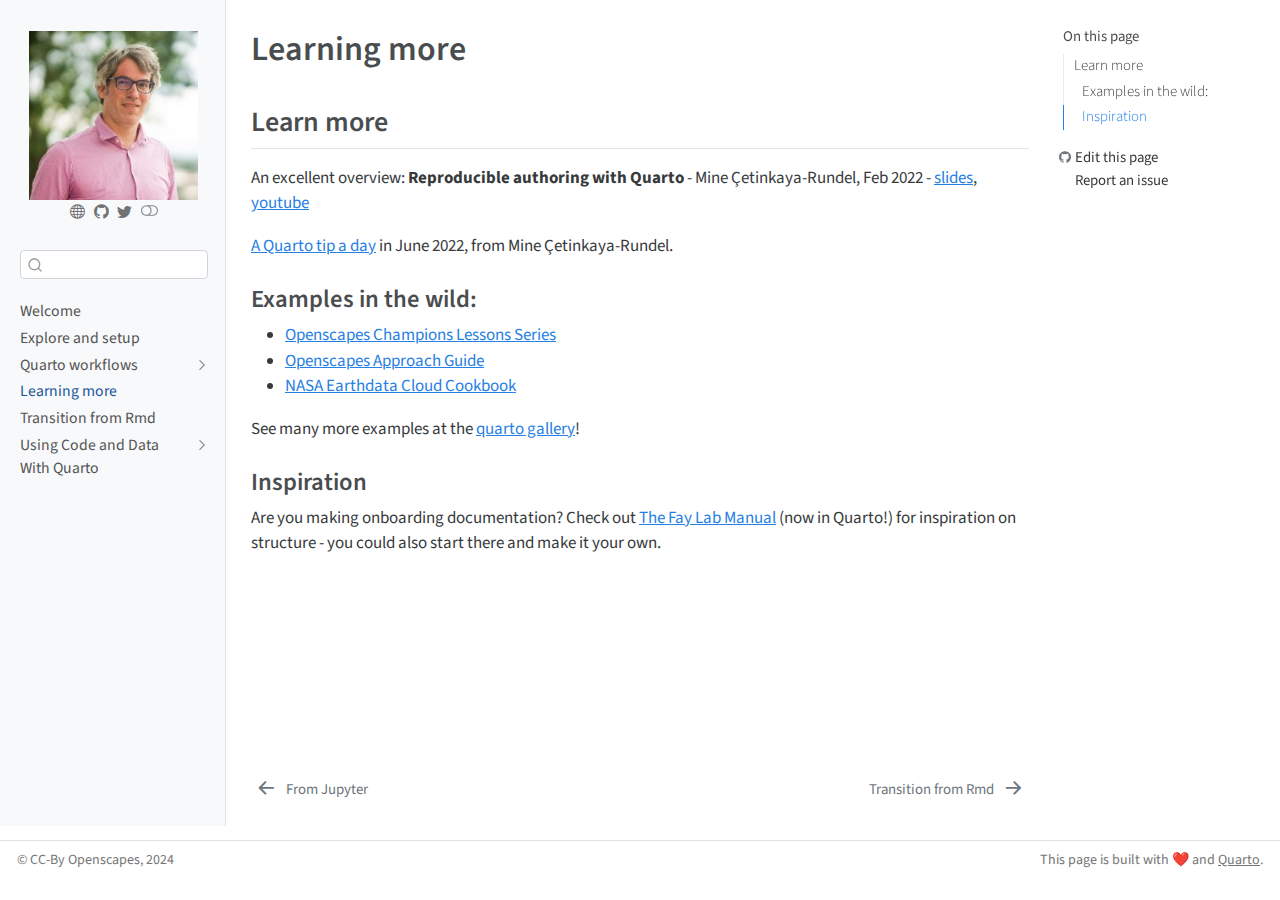
<file: learning-more.html>
<!DOCTYPE html>
<html xmlns="http://www.w3.org/1999/xhtml" lang="en" xml:lang="en"><head>

<meta charset="utf-8">
<meta name="generator" content="quarto-1.3.450">

<meta name="viewport" content="width=device-width, initial-scale=1.0, user-scalable=yes">


<title>Making sharable documents with Quarto - Learning more</title>
<style>
code{white-space: pre-wrap;}
span.smallcaps{font-variant: small-caps;}
div.columns{display: flex; gap: min(4vw, 1.5em);}
div.column{flex: auto; overflow-x: auto;}
div.hanging-indent{margin-left: 1.5em; text-indent: -1.5em;}
ul.task-list{list-style: none;}
ul.task-list li input[type="checkbox"] {
  width: 0.8em;
  margin: 0 0.8em 0.2em -1em; /* quarto-specific, see https://github.com/quarto-dev/quarto-cli/issues/4556 */ 
  vertical-align: middle;
}
</style>


<script src="site_libs/quarto-nav/quarto-nav.js"></script>
<script src="site_libs/clipboard/clipboard.min.js"></script>
<script src="site_libs/quarto-search/autocomplete.umd.js"></script>
<script src="site_libs/quarto-search/fuse.min.js"></script>
<script src="site_libs/quarto-search/quarto-search.js"></script>
<meta name="quarto:offset" content="./">
<link href="./transition-from-rmarkdown.html" rel="next">
<link href="./quarto-workflows/jupyter.html" rel="prev">
<script src="site_libs/quarto-html/quarto.js"></script>
<script src="site_libs/quarto-html/popper.min.js"></script>
<script src="site_libs/quarto-html/tippy.umd.min.js"></script>
<script src="site_libs/quarto-html/anchor.min.js"></script>
<link href="site_libs/quarto-html/tippy.css" rel="stylesheet">
<link href="site_libs/quarto-html/quarto-syntax-highlighting.css" rel="stylesheet" class="quarto-color-scheme" id="quarto-text-highlighting-styles">
<link href="site_libs/quarto-html/quarto-syntax-highlighting-dark.css" rel="prefetch" class="quarto-color-scheme quarto-color-alternate" id="quarto-text-highlighting-styles">
<script src="site_libs/bootstrap/bootstrap.min.js"></script>
<link href="site_libs/bootstrap/bootstrap-icons.css" rel="stylesheet">
<link href="site_libs/bootstrap/bootstrap.min.css" rel="stylesheet" class="quarto-color-scheme" id="quarto-bootstrap" data-mode="light">
<link href="site_libs/bootstrap/bootstrap-dark.min.css" rel="prefetch" class="quarto-color-scheme quarto-color-alternate" id="quarto-bootstrap" data-mode="light">
<script id="quarto-search-options" type="application/json">{
  "location": "sidebar",
  "copy-button": false,
  "collapse-after": 3,
  "panel-placement": "start",
  "type": "textbox",
  "limit": 20,
  "language": {
    "search-no-results-text": "No results",
    "search-matching-documents-text": "matching documents",
    "search-copy-link-title": "Copy link to search",
    "search-hide-matches-text": "Hide additional matches",
    "search-more-match-text": "more match in this document",
    "search-more-matches-text": "more matches in this document",
    "search-clear-button-title": "Clear",
    "search-detached-cancel-button-title": "Cancel",
    "search-submit-button-title": "Submit",
    "search-label": "Search"
  }
}</script>


</head>

<body class="nav-sidebar docked">

<div id="quarto-search-results"></div>
  <header id="quarto-header" class="headroom fixed-top">
  <nav class="quarto-secondary-nav">
    <div class="container-fluid d-flex">
      <button type="button" class="quarto-btn-toggle btn" data-bs-toggle="collapse" data-bs-target="#quarto-sidebar,#quarto-sidebar-glass" aria-controls="quarto-sidebar" aria-expanded="false" aria-label="Toggle sidebar navigation" onclick="if (window.quartoToggleHeadroom) { window.quartoToggleHeadroom(); }">
        <i class="bi bi-layout-text-sidebar-reverse"></i>
      </button>
      <nav class="quarto-page-breadcrumbs" aria-label="breadcrumb"><ol class="breadcrumb"><li class="breadcrumb-item"><a href="./learning-more.html">Learning more</a></li></ol></nav>
      <a class="flex-grow-1" role="button" data-bs-toggle="collapse" data-bs-target="#quarto-sidebar,#quarto-sidebar-glass" aria-controls="quarto-sidebar" aria-expanded="false" aria-label="Toggle sidebar navigation" onclick="if (window.quartoToggleHeadroom) { window.quartoToggleHeadroom(); }">      
      </a>
      <button type="button" class="btn quarto-search-button" aria-label="" onclick="window.quartoOpenSearch();">
        <i class="bi bi-search"></i>
      </button>
    </div>
  </nav>
</header>
<!-- content -->
<div id="quarto-content" class="quarto-container page-columns page-rows-contents page-layout-article">
<!-- sidebar -->
  <nav id="quarto-sidebar" class="sidebar collapse collapse-horizontal sidebar-navigation docked overflow-auto">
    <div class="pt-lg-2 mt-2 text-center sidebar-header">
      <a href="./index.html" class="sidebar-logo-link">
      <img src="./images/gerken.jpg" alt="" class="sidebar-logo py-0 d-lg-inline d-none">
      </a>
      <div class="sidebar-tools-main tools-wide">
    <a href="https://openscapes.org" rel="" title="Openscapes.org" class="quarto-navigation-tool px-1" aria-label="Openscapes.org"><i class="bi bi-globe"></i></a>
    <a href="https://github.com/TobGerken/quarto-website-tutorial" rel="" title="Quarto website tutorial" class="quarto-navigation-tool px-1" aria-label="Quarto website tutorial"><i class="bi bi-github"></i></a>
    <a href="https://twitter.com/openscapes" rel="" title="Openscapes Twitter" class="quarto-navigation-tool px-1" aria-label="Openscapes Twitter"><i class="bi bi-twitter"></i></a>
  <a href="" class="quarto-color-scheme-toggle quarto-navigation-tool  px-1" onclick="window.quartoToggleColorScheme(); return false;" title="Toggle dark mode"><i class="bi"></i></a>
</div>
      </div>
        <div class="mt-2 flex-shrink-0 align-items-center">
        <div class="sidebar-search">
        <div id="quarto-search" class="" title="Search"></div>
        </div>
        </div>
    <div class="sidebar-menu-container"> 
    <ul class="list-unstyled mt-1">
        <li class="sidebar-item">
  <div class="sidebar-item-container"> 
  <a href="./index.html" class="sidebar-item-text sidebar-link">
 <span class="menu-text">Welcome</span></a>
  </div>
</li>
        <li class="sidebar-item">
  <div class="sidebar-item-container"> 
  <a href="./explore.html" class="sidebar-item-text sidebar-link">
 <span class="menu-text">Explore and setup</span></a>
  </div>
</li>
        <li class="sidebar-item sidebar-item-section">
      <div class="sidebar-item-container"> 
            <a href="./quarto-workflows/index.html" class="sidebar-item-text sidebar-link">
 <span class="menu-text">Quarto workflows</span></a>
          <a class="sidebar-item-toggle text-start collapsed" data-bs-toggle="collapse" data-bs-target="#quarto-sidebar-section-1" aria-expanded="false" aria-label="Toggle section">
            <i class="bi bi-chevron-right ms-2"></i>
          </a> 
      </div>
      <ul id="quarto-sidebar-section-1" class="collapse list-unstyled sidebar-section depth1 ">  
          <li class="sidebar-item">
  <div class="sidebar-item-container"> 
  <a href="./quarto-workflows/browser.html" class="sidebar-item-text sidebar-link">
 <span class="menu-text">From the Browser</span></a>
  </div>
</li>
          <li class="sidebar-item">
  <div class="sidebar-item-container"> 
  <a href="./quarto-workflows/rstudio.html" class="sidebar-item-text sidebar-link">
 <span class="menu-text">From RStudio</span></a>
  </div>
</li>
          <li class="sidebar-item">
  <div class="sidebar-item-container"> 
  <a href="./quarto-workflows/jupyter.html" class="sidebar-item-text sidebar-link">
 <span class="menu-text">From Jupyter</span></a>
  </div>
</li>
      </ul>
  </li>
        <li class="sidebar-item">
  <div class="sidebar-item-container"> 
  <a href="./learning-more.html" class="sidebar-item-text sidebar-link active">
 <span class="menu-text">Learning more</span></a>
  </div>
</li>
        <li class="sidebar-item">
  <div class="sidebar-item-container"> 
  <a href="./transition-from-rmarkdown.html" class="sidebar-item-text sidebar-link">
 <span class="menu-text">Transition from Rmd</span></a>
  </div>
</li>
        <li class="sidebar-item sidebar-item-section">
      <div class="sidebar-item-container"> 
            <a href="./quarto-code/index.html" class="sidebar-item-text sidebar-link">
 <span class="menu-text">Using Code and Data With Quarto</span></a>
          <a class="sidebar-item-toggle text-start collapsed" data-bs-toggle="collapse" data-bs-target="#quarto-sidebar-section-2" aria-expanded="false" aria-label="Toggle section">
            <i class="bi bi-chevron-right ms-2"></i>
          </a> 
      </div>
      <ul id="quarto-sidebar-section-2" class="collapse list-unstyled sidebar-section depth1 ">  
          <li class="sidebar-item">
  <div class="sidebar-item-container"> 
  <a href="./quarto-code/ojs.html" class="sidebar-item-text sidebar-link">
 <span class="menu-text">OJS Example</span></a>
  </div>
</li>
          <li class="sidebar-item">
  <div class="sidebar-item-container"> 
  <a href="./quarto-code/python_example.html" class="sidebar-item-text sidebar-link">
 <span class="menu-text">Most basic notebook</span></a>
  </div>
</li>
          <li class="sidebar-item">
  <div class="sidebar-item-container"> 
  <a href="./quarto-code/quarto_python.html" class="sidebar-item-text sidebar-link">
 <span class="menu-text">Python Example in QMD</span></a>
  </div>
</li>
      </ul>
  </li>
    </ul>
    </div>
</nav>
<div id="quarto-sidebar-glass" data-bs-toggle="collapse" data-bs-target="#quarto-sidebar,#quarto-sidebar-glass"></div>
<!-- margin-sidebar -->
    <div id="quarto-margin-sidebar" class="sidebar margin-sidebar">
        <nav id="TOC" role="doc-toc" class="toc-active">
    <h2 id="toc-title">On this page</h2>
   
  <ul>
  <li><a href="#learn-more" id="toc-learn-more" class="nav-link active" data-scroll-target="#learn-more">Learn more</a>
  <ul class="collapse">
  <li><a href="#examples-in-the-wild" id="toc-examples-in-the-wild" class="nav-link" data-scroll-target="#examples-in-the-wild">Examples in the wild:</a></li>
  <li><a href="#inspiration" id="toc-inspiration" class="nav-link" data-scroll-target="#inspiration">Inspiration</a></li>
  </ul></li>
  </ul>
<div class="toc-actions"><div><i class="bi bi-github"></i></div><div class="action-links"><p><a href="https://github.com/TobGerken/quarto-website-tutorial/edit/main/learning-more.qmd" class="toc-action">Edit this page</a></p><p><a href="https://github.com/TobGerken/quarto-website-tutorial/issues/new" class="toc-action">Report an issue</a></p></div></div></nav>
    </div>
<!-- main -->
<main class="content" id="quarto-document-content">

<header id="title-block-header" class="quarto-title-block default">
<div class="quarto-title">
<h1 class="title">Learning more</h1>
</div>



<div class="quarto-title-meta">

    
  
    
  </div>
  

</header>

<section id="learn-more" class="level2">
<h2 class="anchored" data-anchor-id="learn-more">Learn more</h2>
<p>An excellent overview: <strong>Reproducible authoring with Quarto</strong> - Mine Çetinkaya-Rundel, Feb 2022 - <a href="https://mine-cetinkaya-rundel.github.io/2022-repro-toronto/#/title-slide">slides</a>, <a href="https://www.youtube.com/watch?v=6p4vOKS6Xls">youtube</a></p>
<p><a href="https://mine-cetinkaya-rundel.github.io/quarto-tip-a-day/">A Quarto tip a day</a> in June 2022, from Mine Çetinkaya-Rundel.</p>
<section id="examples-in-the-wild" class="level3">
<h3 class="anchored" data-anchor-id="examples-in-the-wild">Examples in the wild:</h3>
<ul>
<li><a href="https://openscapes.github.io/series">Openscapes Champions Lessons Series</a></li>
<li><a href="https://openscapes.github.io/approach-guide/">Openscapes Approach Guide</a><br>
</li>
<li><a href="https://nasa-openscapes.github.io/earthdata-cloud-cookbook/">NASA Earthdata Cloud Cookbook</a></li>
</ul>
<p>See many more examples at the <a href="https://quarto.org/docs/gallery/">quarto gallery</a>!</p>
</section>
<section id="inspiration" class="level3">
<h3 class="anchored" data-anchor-id="inspiration">Inspiration</h3>
<p>Are you making onboarding documentation? Check out <a href="https://thefaylab.github.io/lab-manual/">The Fay Lab Manual</a> (now in Quarto!) for inspiration on structure - you could also start there and make it your own.</p>


</section>
</section>

</main> <!-- /main -->
<script id="quarto-html-after-body" type="application/javascript">
window.document.addEventListener("DOMContentLoaded", function (event) {
  const toggleBodyColorMode = (bsSheetEl) => {
    const mode = bsSheetEl.getAttribute("data-mode");
    const bodyEl = window.document.querySelector("body");
    if (mode === "dark") {
      bodyEl.classList.add("quarto-dark");
      bodyEl.classList.remove("quarto-light");
    } else {
      bodyEl.classList.add("quarto-light");
      bodyEl.classList.remove("quarto-dark");
    }
  }
  const toggleBodyColorPrimary = () => {
    const bsSheetEl = window.document.querySelector("link#quarto-bootstrap");
    if (bsSheetEl) {
      toggleBodyColorMode(bsSheetEl);
    }
  }
  toggleBodyColorPrimary();  
  const disableStylesheet = (stylesheets) => {
    for (let i=0; i < stylesheets.length; i++) {
      const stylesheet = stylesheets[i];
      stylesheet.rel = 'prefetch';
    }
  }
  const enableStylesheet = (stylesheets) => {
    for (let i=0; i < stylesheets.length; i++) {
      const stylesheet = stylesheets[i];
      stylesheet.rel = 'stylesheet';
    }
  }
  const manageTransitions = (selector, allowTransitions) => {
    const els = window.document.querySelectorAll(selector);
    for (let i=0; i < els.length; i++) {
      const el = els[i];
      if (allowTransitions) {
        el.classList.remove('notransition');
      } else {
        el.classList.add('notransition');
      }
    }
  }
  const toggleColorMode = (alternate) => {
    // Switch the stylesheets
    const alternateStylesheets = window.document.querySelectorAll('link.quarto-color-scheme.quarto-color-alternate');
    manageTransitions('#quarto-margin-sidebar .nav-link', false);
    if (alternate) {
      enableStylesheet(alternateStylesheets);
      for (const sheetNode of alternateStylesheets) {
        if (sheetNode.id === "quarto-bootstrap") {
          toggleBodyColorMode(sheetNode);
        }
      }
    } else {
      disableStylesheet(alternateStylesheets);
      toggleBodyColorPrimary();
    }
    manageTransitions('#quarto-margin-sidebar .nav-link', true);
    // Switch the toggles
    const toggles = window.document.querySelectorAll('.quarto-color-scheme-toggle');
    for (let i=0; i < toggles.length; i++) {
      const toggle = toggles[i];
      if (toggle) {
        if (alternate) {
          toggle.classList.add("alternate");     
        } else {
          toggle.classList.remove("alternate");
        }
      }
    }
    // Hack to workaround the fact that safari doesn't
    // properly recolor the scrollbar when toggling (#1455)
    if (navigator.userAgent.indexOf('Safari') > 0 && navigator.userAgent.indexOf('Chrome') == -1) {
      manageTransitions("body", false);
      window.scrollTo(0, 1);
      setTimeout(() => {
        window.scrollTo(0, 0);
        manageTransitions("body", true);
      }, 40);  
    }
  }
  const isFileUrl = () => { 
    return window.location.protocol === 'file:';
  }
  const hasAlternateSentinel = () => {  
    let styleSentinel = getColorSchemeSentinel();
    if (styleSentinel !== null) {
      return styleSentinel === "alternate";
    } else {
      return false;
    }
  }
  const setStyleSentinel = (alternate) => {
    const value = alternate ? "alternate" : "default";
    if (!isFileUrl()) {
      window.localStorage.setItem("quarto-color-scheme", value);
    } else {
      localAlternateSentinel = value;
    }
  }
  const getColorSchemeSentinel = () => {
    if (!isFileUrl()) {
      const storageValue = window.localStorage.getItem("quarto-color-scheme");
      return storageValue != null ? storageValue : localAlternateSentinel;
    } else {
      return localAlternateSentinel;
    }
  }
  let localAlternateSentinel = 'default';
  // Dark / light mode switch
  window.quartoToggleColorScheme = () => {
    // Read the current dark / light value 
    let toAlternate = !hasAlternateSentinel();
    toggleColorMode(toAlternate);
    setStyleSentinel(toAlternate);
  };
  // Ensure there is a toggle, if there isn't float one in the top right
  if (window.document.querySelector('.quarto-color-scheme-toggle') === null) {
    const a = window.document.createElement('a');
    a.classList.add('top-right');
    a.classList.add('quarto-color-scheme-toggle');
    a.href = "";
    a.onclick = function() { try { window.quartoToggleColorScheme(); } catch {} return false; };
    const i = window.document.createElement("i");
    i.classList.add('bi');
    a.appendChild(i);
    window.document.body.appendChild(a);
  }
  // Switch to dark mode if need be
  if (hasAlternateSentinel()) {
    toggleColorMode(true);
  } else {
    toggleColorMode(false);
  }
  const icon = "";
  const anchorJS = new window.AnchorJS();
  anchorJS.options = {
    placement: 'right',
    icon: icon
  };
  anchorJS.add('.anchored');
  const isCodeAnnotation = (el) => {
    for (const clz of el.classList) {
      if (clz.startsWith('code-annotation-')) {                     
        return true;
      }
    }
    return false;
  }
  const clipboard = new window.ClipboardJS('.code-copy-button', {
    text: function(trigger) {
      const codeEl = trigger.previousElementSibling.cloneNode(true);
      for (const childEl of codeEl.children) {
        if (isCodeAnnotation(childEl)) {
          childEl.remove();
        }
      }
      return codeEl.innerText;
    }
  });
  clipboard.on('success', function(e) {
    // button target
    const button = e.trigger;
    // don't keep focus
    button.blur();
    // flash "checked"
    button.classList.add('code-copy-button-checked');
    var currentTitle = button.getAttribute("title");
    button.setAttribute("title", "Copied!");
    let tooltip;
    if (window.bootstrap) {
      button.setAttribute("data-bs-toggle", "tooltip");
      button.setAttribute("data-bs-placement", "left");
      button.setAttribute("data-bs-title", "Copied!");
      tooltip = new bootstrap.Tooltip(button, 
        { trigger: "manual", 
          customClass: "code-copy-button-tooltip",
          offset: [0, -8]});
      tooltip.show();    
    }
    setTimeout(function() {
      if (tooltip) {
        tooltip.hide();
        button.removeAttribute("data-bs-title");
        button.removeAttribute("data-bs-toggle");
        button.removeAttribute("data-bs-placement");
      }
      button.setAttribute("title", currentTitle);
      button.classList.remove('code-copy-button-checked');
    }, 1000);
    // clear code selection
    e.clearSelection();
  });
  function tippyHover(el, contentFn) {
    const config = {
      allowHTML: true,
      content: contentFn,
      maxWidth: 500,
      delay: 100,
      arrow: false,
      appendTo: function(el) {
          return el.parentElement;
      },
      interactive: true,
      interactiveBorder: 10,
      theme: 'quarto',
      placement: 'bottom-start'
    };
    window.tippy(el, config); 
  }
  const noterefs = window.document.querySelectorAll('a[role="doc-noteref"]');
  for (var i=0; i<noterefs.length; i++) {
    const ref = noterefs[i];
    tippyHover(ref, function() {
      // use id or data attribute instead here
      let href = ref.getAttribute('data-footnote-href') || ref.getAttribute('href');
      try { href = new URL(href).hash; } catch {}
      const id = href.replace(/^#\/?/, "");
      const note = window.document.getElementById(id);
      return note.innerHTML;
    });
  }
      let selectedAnnoteEl;
      const selectorForAnnotation = ( cell, annotation) => {
        let cellAttr = 'data-code-cell="' + cell + '"';
        let lineAttr = 'data-code-annotation="' +  annotation + '"';
        const selector = 'span[' + cellAttr + '][' + lineAttr + ']';
        return selector;
      }
      const selectCodeLines = (annoteEl) => {
        const doc = window.document;
        const targetCell = annoteEl.getAttribute("data-target-cell");
        const targetAnnotation = annoteEl.getAttribute("data-target-annotation");
        const annoteSpan = window.document.querySelector(selectorForAnnotation(targetCell, targetAnnotation));
        const lines = annoteSpan.getAttribute("data-code-lines").split(",");
        const lineIds = lines.map((line) => {
          return targetCell + "-" + line;
        })
        let top = null;
        let height = null;
        let parent = null;
        if (lineIds.length > 0) {
            //compute the position of the single el (top and bottom and make a div)
            const el = window.document.getElementById(lineIds[0]);
            top = el.offsetTop;
            height = el.offsetHeight;
            parent = el.parentElement.parentElement;
          if (lineIds.length > 1) {
            const lastEl = window.document.getElementById(lineIds[lineIds.length - 1]);
            const bottom = lastEl.offsetTop + lastEl.offsetHeight;
            height = bottom - top;
          }
          if (top !== null && height !== null && parent !== null) {
            // cook up a div (if necessary) and position it 
            let div = window.document.getElementById("code-annotation-line-highlight");
            if (div === null) {
              div = window.document.createElement("div");
              div.setAttribute("id", "code-annotation-line-highlight");
              div.style.position = 'absolute';
              parent.appendChild(div);
            }
            div.style.top = top - 2 + "px";
            div.style.height = height + 4 + "px";
            let gutterDiv = window.document.getElementById("code-annotation-line-highlight-gutter");
            if (gutterDiv === null) {
              gutterDiv = window.document.createElement("div");
              gutterDiv.setAttribute("id", "code-annotation-line-highlight-gutter");
              gutterDiv.style.position = 'absolute';
              const codeCell = window.document.getElementById(targetCell);
              const gutter = codeCell.querySelector('.code-annotation-gutter');
              gutter.appendChild(gutterDiv);
            }
            gutterDiv.style.top = top - 2 + "px";
            gutterDiv.style.height = height + 4 + "px";
          }
          selectedAnnoteEl = annoteEl;
        }
      };
      const unselectCodeLines = () => {
        const elementsIds = ["code-annotation-line-highlight", "code-annotation-line-highlight-gutter"];
        elementsIds.forEach((elId) => {
          const div = window.document.getElementById(elId);
          if (div) {
            div.remove();
          }
        });
        selectedAnnoteEl = undefined;
      };
      // Attach click handler to the DT
      const annoteDls = window.document.querySelectorAll('dt[data-target-cell]');
      for (const annoteDlNode of annoteDls) {
        annoteDlNode.addEventListener('click', (event) => {
          const clickedEl = event.target;
          if (clickedEl !== selectedAnnoteEl) {
            unselectCodeLines();
            const activeEl = window.document.querySelector('dt[data-target-cell].code-annotation-active');
            if (activeEl) {
              activeEl.classList.remove('code-annotation-active');
            }
            selectCodeLines(clickedEl);
            clickedEl.classList.add('code-annotation-active');
          } else {
            // Unselect the line
            unselectCodeLines();
            clickedEl.classList.remove('code-annotation-active');
          }
        });
      }
  const findCites = (el) => {
    const parentEl = el.parentElement;
    if (parentEl) {
      const cites = parentEl.dataset.cites;
      if (cites) {
        return {
          el,
          cites: cites.split(' ')
        };
      } else {
        return findCites(el.parentElement)
      }
    } else {
      return undefined;
    }
  };
  var bibliorefs = window.document.querySelectorAll('a[role="doc-biblioref"]');
  for (var i=0; i<bibliorefs.length; i++) {
    const ref = bibliorefs[i];
    const citeInfo = findCites(ref);
    if (citeInfo) {
      tippyHover(citeInfo.el, function() {
        var popup = window.document.createElement('div');
        citeInfo.cites.forEach(function(cite) {
          var citeDiv = window.document.createElement('div');
          citeDiv.classList.add('hanging-indent');
          citeDiv.classList.add('csl-entry');
          var biblioDiv = window.document.getElementById('ref-' + cite);
          if (biblioDiv) {
            citeDiv.innerHTML = biblioDiv.innerHTML;
          }
          popup.appendChild(citeDiv);
        });
        return popup.innerHTML;
      });
    }
  }
});
</script>
<nav class="page-navigation">
  <div class="nav-page nav-page-previous">
      <a href="./quarto-workflows/jupyter.html" class="pagination-link">
        <i class="bi bi-arrow-left-short"></i> <span class="nav-page-text">From Jupyter</span>
      </a>          
  </div>
  <div class="nav-page nav-page-next">
      <a href="./transition-from-rmarkdown.html" class="pagination-link">
        <span class="nav-page-text">Transition from Rmd</span> <i class="bi bi-arrow-right-short"></i>
      </a>
  </div>
</nav>
</div> <!-- /content -->
<footer class="footer">
  <div class="nav-footer">
    <div class="nav-footer-left">© CC-By Openscapes, 2024</div>   
    <div class="nav-footer-center">
      &nbsp;
    </div>
    <div class="nav-footer-right">This page is built with ❤️ and <a href="https://quarto.org/">Quarto</a>.</div>
  </div>
</footer>



</body></html>
</file>
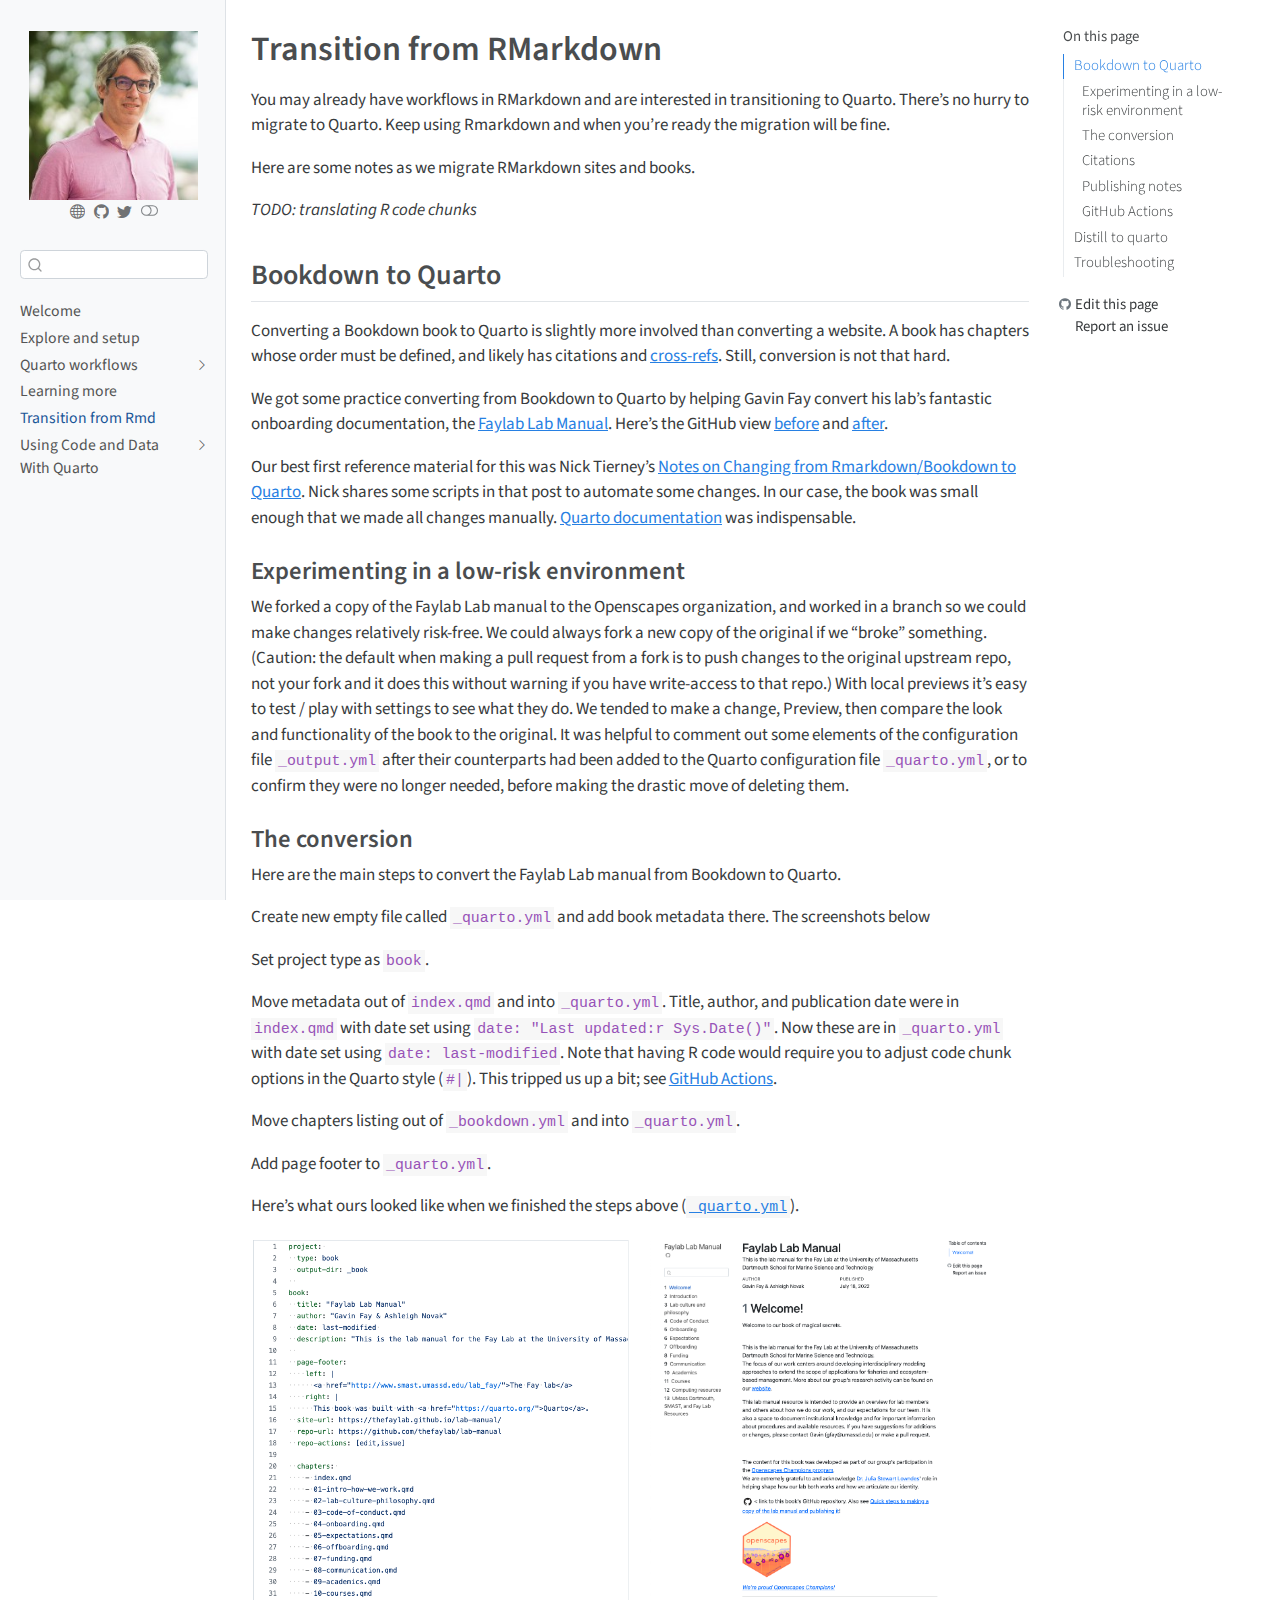
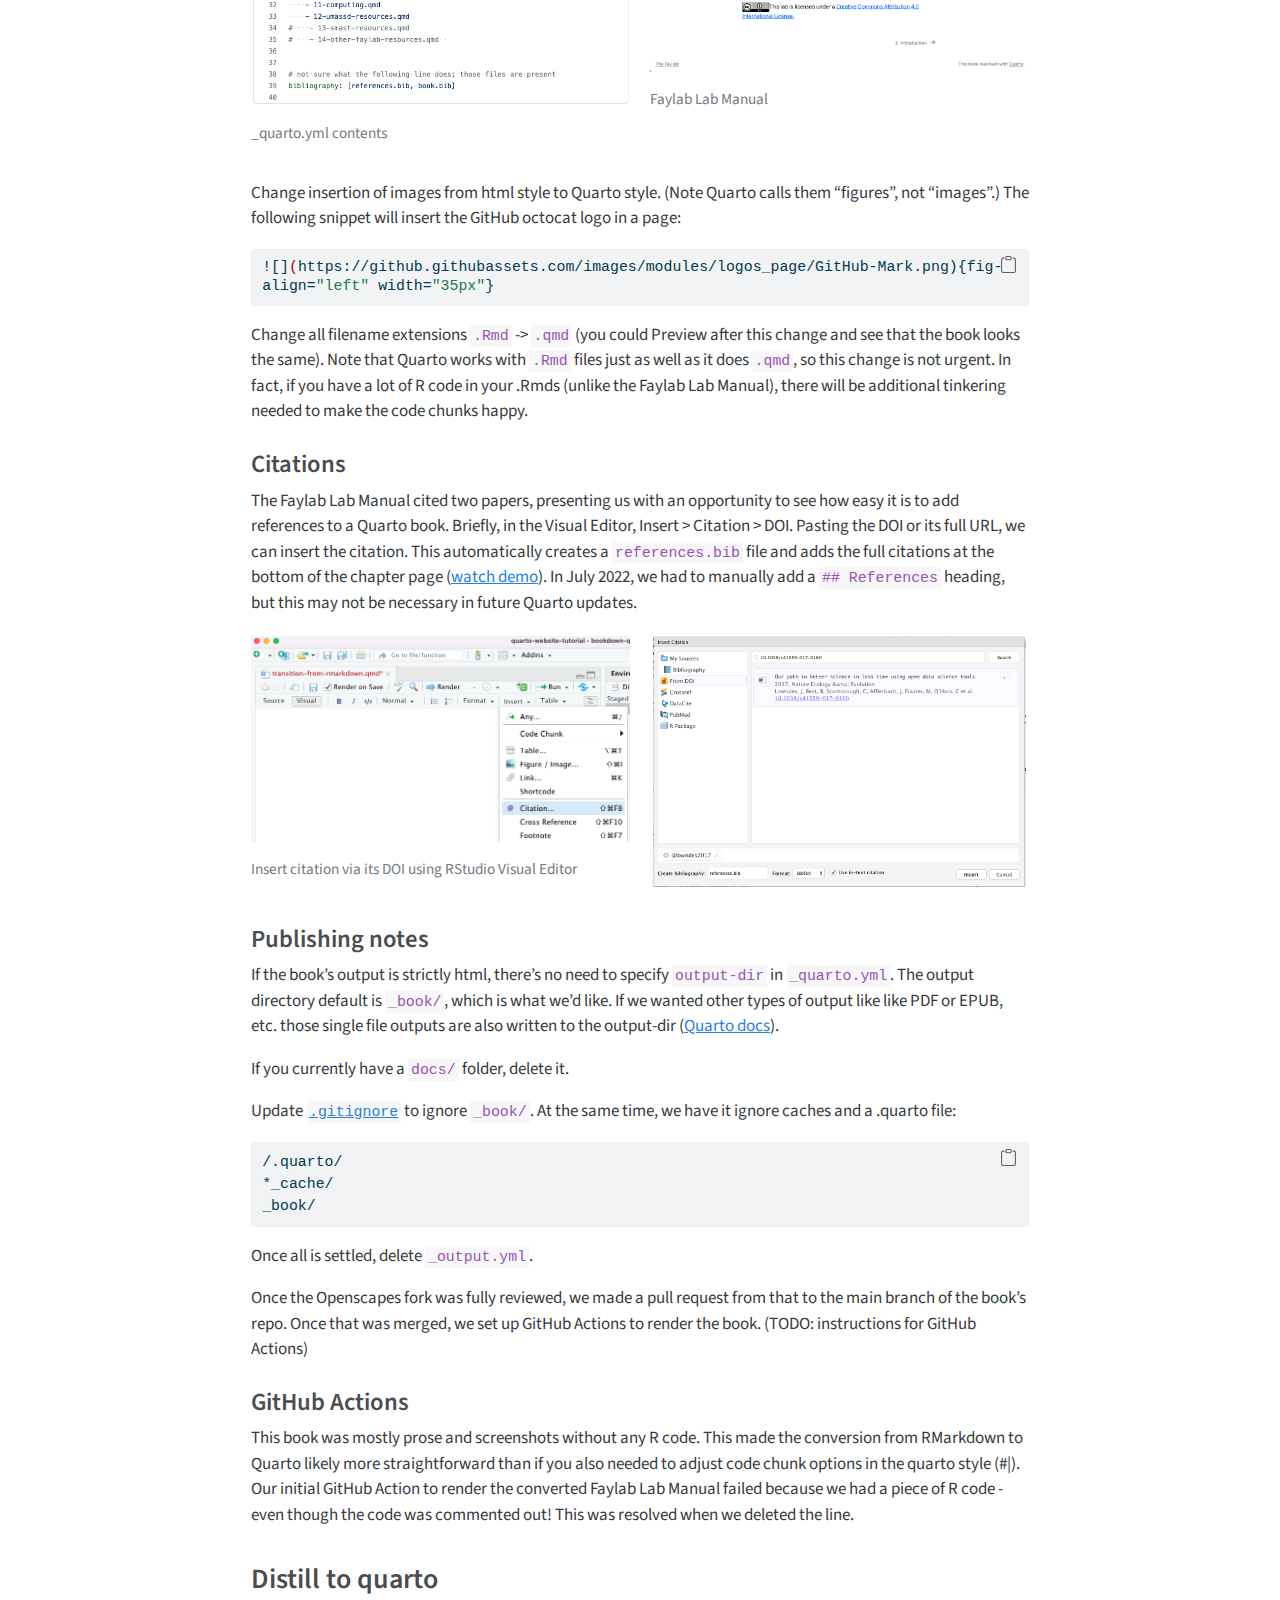
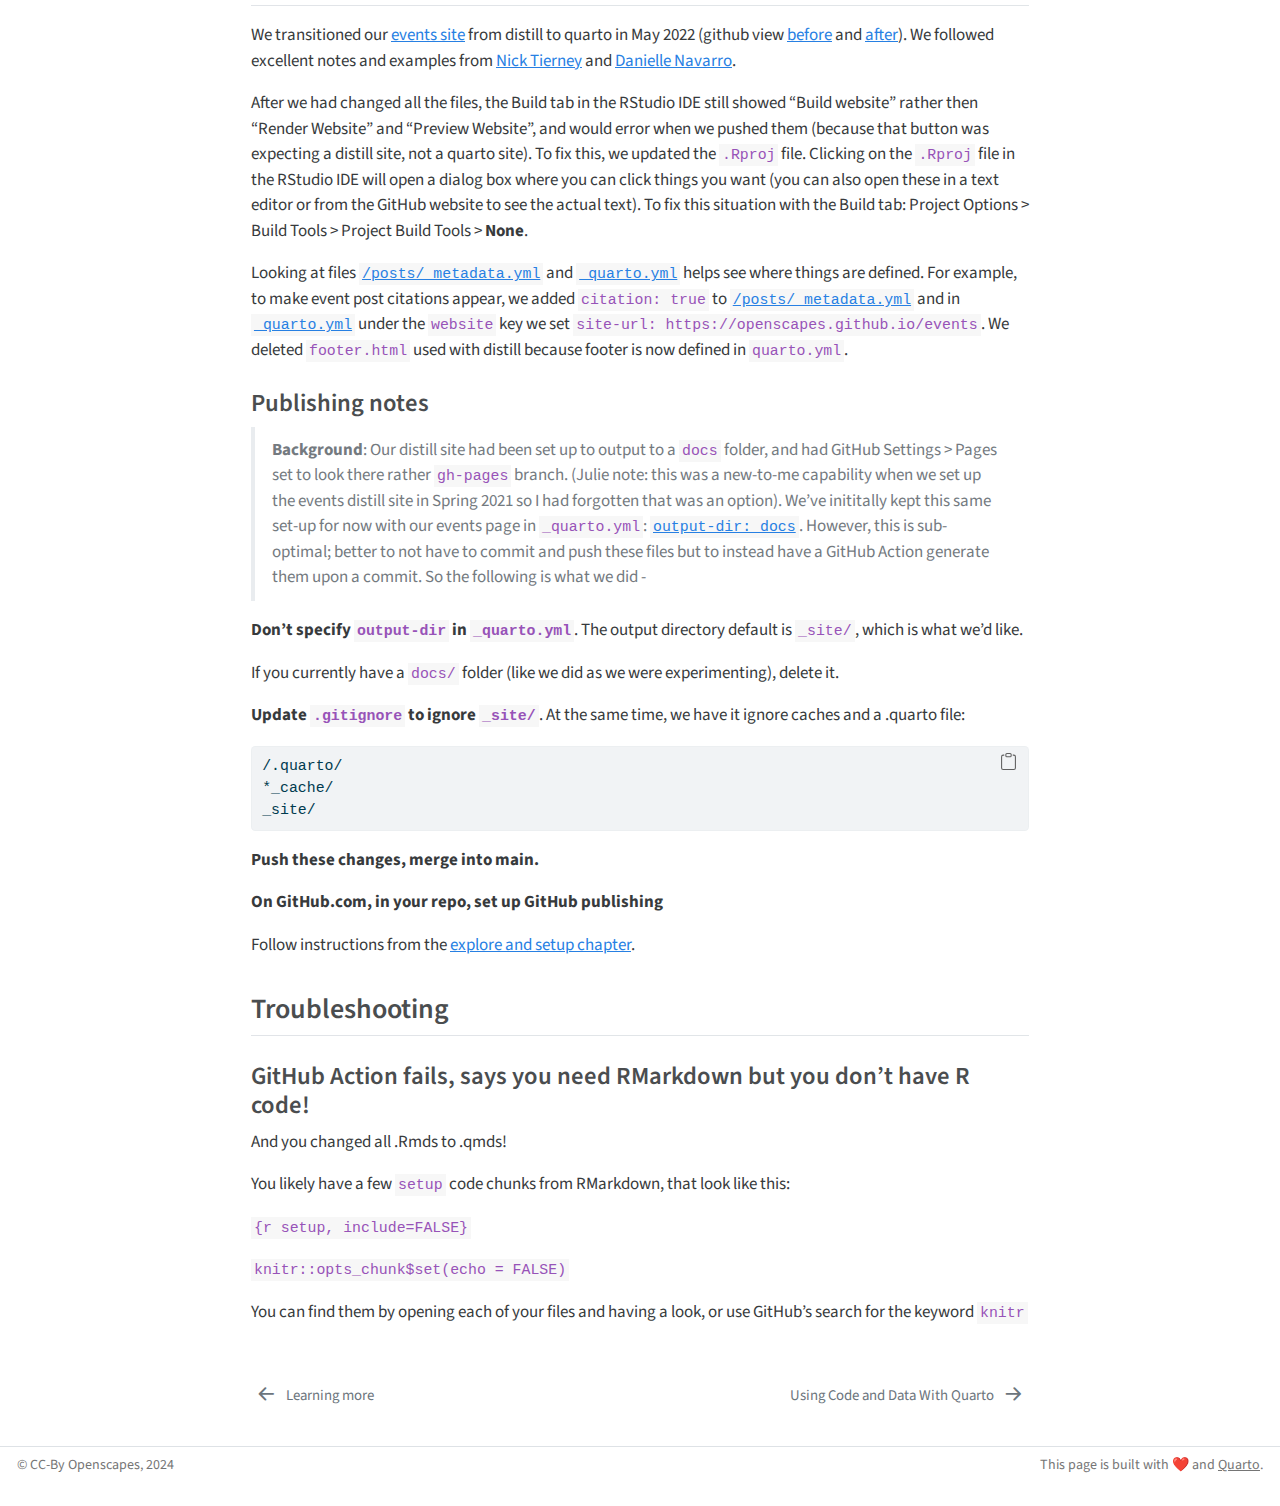
<file: transition-from-rmarkdown.html>
<!DOCTYPE html>
<html xmlns="http://www.w3.org/1999/xhtml" lang="en" xml:lang="en"><head>

<meta charset="utf-8">
<meta name="generator" content="quarto-1.3.450">

<meta name="viewport" content="width=device-width, initial-scale=1.0, user-scalable=yes">


<title>Making sharable documents with Quarto - Transition from RMarkdown</title>
<style>
code{white-space: pre-wrap;}
span.smallcaps{font-variant: small-caps;}
div.columns{display: flex; gap: min(4vw, 1.5em);}
div.column{flex: auto; overflow-x: auto;}
div.hanging-indent{margin-left: 1.5em; text-indent: -1.5em;}
ul.task-list{list-style: none;}
ul.task-list li input[type="checkbox"] {
  width: 0.8em;
  margin: 0 0.8em 0.2em -1em; /* quarto-specific, see https://github.com/quarto-dev/quarto-cli/issues/4556 */ 
  vertical-align: middle;
}
/* CSS for syntax highlighting */
pre > code.sourceCode { white-space: pre; position: relative; }
pre > code.sourceCode > span { display: inline-block; line-height: 1.25; }
pre > code.sourceCode > span:empty { height: 1.2em; }
.sourceCode { overflow: visible; }
code.sourceCode > span { color: inherit; text-decoration: inherit; }
div.sourceCode { margin: 1em 0; }
pre.sourceCode { margin: 0; }
@media screen {
div.sourceCode { overflow: auto; }
}
@media print {
pre > code.sourceCode { white-space: pre-wrap; }
pre > code.sourceCode > span { text-indent: -5em; padding-left: 5em; }
}
pre.numberSource code
  { counter-reset: source-line 0; }
pre.numberSource code > span
  { position: relative; left: -4em; counter-increment: source-line; }
pre.numberSource code > span > a:first-child::before
  { content: counter(source-line);
    position: relative; left: -1em; text-align: right; vertical-align: baseline;
    border: none; display: inline-block;
    -webkit-touch-callout: none; -webkit-user-select: none;
    -khtml-user-select: none; -moz-user-select: none;
    -ms-user-select: none; user-select: none;
    padding: 0 4px; width: 4em;
  }
pre.numberSource { margin-left: 3em;  padding-left: 4px; }
div.sourceCode
  {   }
@media screen {
pre > code.sourceCode > span > a:first-child::before { text-decoration: underline; }
}
</style>


<script src="site_libs/quarto-nav/quarto-nav.js"></script>
<script src="site_libs/clipboard/clipboard.min.js"></script>
<script src="site_libs/quarto-search/autocomplete.umd.js"></script>
<script src="site_libs/quarto-search/fuse.min.js"></script>
<script src="site_libs/quarto-search/quarto-search.js"></script>
<meta name="quarto:offset" content="./">
<link href="./quarto-code/index.html" rel="next">
<link href="./learning-more.html" rel="prev">
<script src="site_libs/quarto-html/quarto.js"></script>
<script src="site_libs/quarto-html/popper.min.js"></script>
<script src="site_libs/quarto-html/tippy.umd.min.js"></script>
<script src="site_libs/quarto-html/anchor.min.js"></script>
<link href="site_libs/quarto-html/tippy.css" rel="stylesheet">
<link href="site_libs/quarto-html/quarto-syntax-highlighting.css" rel="stylesheet" class="quarto-color-scheme" id="quarto-text-highlighting-styles">
<link href="site_libs/quarto-html/quarto-syntax-highlighting-dark.css" rel="prefetch" class="quarto-color-scheme quarto-color-alternate" id="quarto-text-highlighting-styles">
<script src="site_libs/bootstrap/bootstrap.min.js"></script>
<link href="site_libs/bootstrap/bootstrap-icons.css" rel="stylesheet">
<link href="site_libs/bootstrap/bootstrap.min.css" rel="stylesheet" class="quarto-color-scheme" id="quarto-bootstrap" data-mode="light">
<link href="site_libs/bootstrap/bootstrap-dark.min.css" rel="prefetch" class="quarto-color-scheme quarto-color-alternate" id="quarto-bootstrap" data-mode="light">
<script id="quarto-search-options" type="application/json">{
  "location": "sidebar",
  "copy-button": false,
  "collapse-after": 3,
  "panel-placement": "start",
  "type": "textbox",
  "limit": 20,
  "language": {
    "search-no-results-text": "No results",
    "search-matching-documents-text": "matching documents",
    "search-copy-link-title": "Copy link to search",
    "search-hide-matches-text": "Hide additional matches",
    "search-more-match-text": "more match in this document",
    "search-more-matches-text": "more matches in this document",
    "search-clear-button-title": "Clear",
    "search-detached-cancel-button-title": "Cancel",
    "search-submit-button-title": "Submit",
    "search-label": "Search"
  }
}</script>


</head>

<body class="nav-sidebar docked">

<div id="quarto-search-results"></div>
  <header id="quarto-header" class="headroom fixed-top">
  <nav class="quarto-secondary-nav">
    <div class="container-fluid d-flex">
      <button type="button" class="quarto-btn-toggle btn" data-bs-toggle="collapse" data-bs-target="#quarto-sidebar,#quarto-sidebar-glass" aria-controls="quarto-sidebar" aria-expanded="false" aria-label="Toggle sidebar navigation" onclick="if (window.quartoToggleHeadroom) { window.quartoToggleHeadroom(); }">
        <i class="bi bi-layout-text-sidebar-reverse"></i>
      </button>
      <nav class="quarto-page-breadcrumbs" aria-label="breadcrumb"><ol class="breadcrumb"><li class="breadcrumb-item"><a href="./transition-from-rmarkdown.html">Transition from Rmd</a></li></ol></nav>
      <a class="flex-grow-1" role="button" data-bs-toggle="collapse" data-bs-target="#quarto-sidebar,#quarto-sidebar-glass" aria-controls="quarto-sidebar" aria-expanded="false" aria-label="Toggle sidebar navigation" onclick="if (window.quartoToggleHeadroom) { window.quartoToggleHeadroom(); }">      
      </a>
      <button type="button" class="btn quarto-search-button" aria-label="" onclick="window.quartoOpenSearch();">
        <i class="bi bi-search"></i>
      </button>
    </div>
  </nav>
</header>
<!-- content -->
<div id="quarto-content" class="quarto-container page-columns page-rows-contents page-layout-article">
<!-- sidebar -->
  <nav id="quarto-sidebar" class="sidebar collapse collapse-horizontal sidebar-navigation docked overflow-auto">
    <div class="pt-lg-2 mt-2 text-center sidebar-header">
      <a href="./index.html" class="sidebar-logo-link">
      <img src="./images/gerken.jpg" alt="" class="sidebar-logo py-0 d-lg-inline d-none">
      </a>
      <div class="sidebar-tools-main tools-wide">
    <a href="https://openscapes.org" rel="" title="Openscapes.org" class="quarto-navigation-tool px-1" aria-label="Openscapes.org"><i class="bi bi-globe"></i></a>
    <a href="https://github.com/TobGerken/quarto-website-tutorial" rel="" title="Quarto website tutorial" class="quarto-navigation-tool px-1" aria-label="Quarto website tutorial"><i class="bi bi-github"></i></a>
    <a href="https://twitter.com/openscapes" rel="" title="Openscapes Twitter" class="quarto-navigation-tool px-1" aria-label="Openscapes Twitter"><i class="bi bi-twitter"></i></a>
  <a href="" class="quarto-color-scheme-toggle quarto-navigation-tool  px-1" onclick="window.quartoToggleColorScheme(); return false;" title="Toggle dark mode"><i class="bi"></i></a>
</div>
      </div>
        <div class="mt-2 flex-shrink-0 align-items-center">
        <div class="sidebar-search">
        <div id="quarto-search" class="" title="Search"></div>
        </div>
        </div>
    <div class="sidebar-menu-container"> 
    <ul class="list-unstyled mt-1">
        <li class="sidebar-item">
  <div class="sidebar-item-container"> 
  <a href="./index.html" class="sidebar-item-text sidebar-link">
 <span class="menu-text">Welcome</span></a>
  </div>
</li>
        <li class="sidebar-item">
  <div class="sidebar-item-container"> 
  <a href="./explore.html" class="sidebar-item-text sidebar-link">
 <span class="menu-text">Explore and setup</span></a>
  </div>
</li>
        <li class="sidebar-item sidebar-item-section">
      <div class="sidebar-item-container"> 
            <a href="./quarto-workflows/index.html" class="sidebar-item-text sidebar-link">
 <span class="menu-text">Quarto workflows</span></a>
          <a class="sidebar-item-toggle text-start collapsed" data-bs-toggle="collapse" data-bs-target="#quarto-sidebar-section-1" aria-expanded="false" aria-label="Toggle section">
            <i class="bi bi-chevron-right ms-2"></i>
          </a> 
      </div>
      <ul id="quarto-sidebar-section-1" class="collapse list-unstyled sidebar-section depth1 ">  
          <li class="sidebar-item">
  <div class="sidebar-item-container"> 
  <a href="./quarto-workflows/browser.html" class="sidebar-item-text sidebar-link">
 <span class="menu-text">From the Browser</span></a>
  </div>
</li>
          <li class="sidebar-item">
  <div class="sidebar-item-container"> 
  <a href="./quarto-workflows/rstudio.html" class="sidebar-item-text sidebar-link">
 <span class="menu-text">From RStudio</span></a>
  </div>
</li>
          <li class="sidebar-item">
  <div class="sidebar-item-container"> 
  <a href="./quarto-workflows/jupyter.html" class="sidebar-item-text sidebar-link">
 <span class="menu-text">From Jupyter</span></a>
  </div>
</li>
      </ul>
  </li>
        <li class="sidebar-item">
  <div class="sidebar-item-container"> 
  <a href="./learning-more.html" class="sidebar-item-text sidebar-link">
 <span class="menu-text">Learning more</span></a>
  </div>
</li>
        <li class="sidebar-item">
  <div class="sidebar-item-container"> 
  <a href="./transition-from-rmarkdown.html" class="sidebar-item-text sidebar-link active">
 <span class="menu-text">Transition from Rmd</span></a>
  </div>
</li>
        <li class="sidebar-item sidebar-item-section">
      <div class="sidebar-item-container"> 
            <a href="./quarto-code/index.html" class="sidebar-item-text sidebar-link">
 <span class="menu-text">Using Code and Data With Quarto</span></a>
          <a class="sidebar-item-toggle text-start collapsed" data-bs-toggle="collapse" data-bs-target="#quarto-sidebar-section-2" aria-expanded="false" aria-label="Toggle section">
            <i class="bi bi-chevron-right ms-2"></i>
          </a> 
      </div>
      <ul id="quarto-sidebar-section-2" class="collapse list-unstyled sidebar-section depth1 ">  
          <li class="sidebar-item">
  <div class="sidebar-item-container"> 
  <a href="./quarto-code/ojs.html" class="sidebar-item-text sidebar-link">
 <span class="menu-text">OJS Example</span></a>
  </div>
</li>
          <li class="sidebar-item">
  <div class="sidebar-item-container"> 
  <a href="./quarto-code/python_example.html" class="sidebar-item-text sidebar-link">
 <span class="menu-text">Most basic notebook</span></a>
  </div>
</li>
          <li class="sidebar-item">
  <div class="sidebar-item-container"> 
  <a href="./quarto-code/quarto_python.html" class="sidebar-item-text sidebar-link">
 <span class="menu-text">Python Example in QMD</span></a>
  </div>
</li>
      </ul>
  </li>
    </ul>
    </div>
</nav>
<div id="quarto-sidebar-glass" data-bs-toggle="collapse" data-bs-target="#quarto-sidebar,#quarto-sidebar-glass"></div>
<!-- margin-sidebar -->
    <div id="quarto-margin-sidebar" class="sidebar margin-sidebar">
        <nav id="TOC" role="doc-toc" class="toc-active">
    <h2 id="toc-title">On this page</h2>
   
  <ul>
  <li><a href="#bookdown-to-quarto" id="toc-bookdown-to-quarto" class="nav-link active" data-scroll-target="#bookdown-to-quarto">Bookdown to Quarto</a>
  <ul class="collapse">
  <li><a href="#experimenting-in-a-low-risk-environment" id="toc-experimenting-in-a-low-risk-environment" class="nav-link" data-scroll-target="#experimenting-in-a-low-risk-environment">Experimenting in a low-risk environment</a></li>
  <li><a href="#the-conversion" id="toc-the-conversion" class="nav-link" data-scroll-target="#the-conversion">The conversion</a></li>
  <li><a href="#citations" id="toc-citations" class="nav-link" data-scroll-target="#citations">Citations</a></li>
  <li><a href="#publishing-notes" id="toc-publishing-notes" class="nav-link" data-scroll-target="#publishing-notes">Publishing notes</a></li>
  <li><a href="#github-actions" id="toc-github-actions" class="nav-link" data-scroll-target="#github-actions">GitHub Actions</a></li>
  </ul></li>
  <li><a href="#distill-to-quarto" id="toc-distill-to-quarto" class="nav-link" data-scroll-target="#distill-to-quarto">Distill to quarto</a>
  <ul class="collapse">
  <li><a href="#publishing-notes-1" id="toc-publishing-notes-1" class="nav-link" data-scroll-target="#publishing-notes-1">Publishing notes</a></li>
  </ul></li>
  <li><a href="#troubleshooting" id="toc-troubleshooting" class="nav-link" data-scroll-target="#troubleshooting">Troubleshooting</a>
  <ul class="collapse">
  <li><a href="#github-action-fails-says-you-need-rmarkdown-but-you-dont-have-r-code" id="toc-github-action-fails-says-you-need-rmarkdown-but-you-dont-have-r-code" class="nav-link" data-scroll-target="#github-action-fails-says-you-need-rmarkdown-but-you-dont-have-r-code">GitHub Action fails, says you need RMarkdown but you don’t have R code!</a></li>
  </ul></li>
  </ul>
<div class="toc-actions"><div><i class="bi bi-github"></i></div><div class="action-links"><p><a href="https://github.com/TobGerken/quarto-website-tutorial/edit/main/transition-from-rmarkdown.qmd" class="toc-action">Edit this page</a></p><p><a href="https://github.com/TobGerken/quarto-website-tutorial/issues/new" class="toc-action">Report an issue</a></p></div></div></nav>
    </div>
<!-- main -->
<main class="content" id="quarto-document-content">

<header id="title-block-header" class="quarto-title-block default">
<div class="quarto-title">
<h1 class="title">Transition from RMarkdown</h1>
</div>



<div class="quarto-title-meta">

    
  
    
  </div>
  

</header>

<p>You may already have workflows in RMarkdown and are interested in transitioning to Quarto. There’s no hurry to migrate to Quarto. Keep using Rmarkdown and when you’re ready the migration will be fine.</p>
<p>Here are some notes as we migrate RMarkdown sites and books.</p>
<p><em>TODO: translating R code chunks</em></p>
<section id="bookdown-to-quarto" class="level2">
<h2 class="anchored" data-anchor-id="bookdown-to-quarto">Bookdown to Quarto</h2>
<p>Converting a Bookdown book to Quarto is slightly more involved than converting a website. A book has chapters whose order must be defined, and likely has citations and <a href="https://quarto.org/docs/books/book-crossrefs.html">cross-refs</a>. Still, conversion is not that hard.</p>
<p>We got some practice converting from Bookdown to Quarto by helping Gavin Fay convert his lab’s fantastic onboarding documentation, the <a href="https://thefaylab.github.io/lab-manual/">Faylab Lab Manual</a>. Here’s the GitHub view <a href="https://github.com/thefaylab/lab-manual/tree/4ebe9614d4fcab9d782073057ef6e56e9213c167">before</a> and <a href="https://github.com/thefaylab/lab-manual/tree/3ce2418ed7bd65936a130a42a7f975f55fb9b734">after</a>.</p>
<p>Our best first reference material for this was Nick Tierney’s <a href="https://www.njtierney.com/post/2022/04/11/rmd-to-qmd/">Notes on Changing from Rmarkdown/Bookdown to Quarto</a>. Nick shares some scripts in that post to automate some changes. In our case, the book was small enough that we made all changes manually. <a href="https://quarto.org/">Quarto documentation</a> was indispensable.</p>
<section id="experimenting-in-a-low-risk-environment" class="level3">
<h3 class="anchored" data-anchor-id="experimenting-in-a-low-risk-environment">Experimenting in a low-risk environment</h3>
<p>We forked a copy of the Faylab Lab manual to the Openscapes organization, and worked in a branch so we could make changes relatively risk-free. We could always fork a new copy of the original if we “broke” something. (Caution: the default when making a pull request from a fork is to push changes to the original upstream repo, not your fork and it does this without warning if you have write-access to that repo.) With local previews it’s easy to test / play with settings to see what they do. We tended to make a change, Preview, then compare the look and functionality of the book to the original. It was helpful to comment out some elements of the configuration file <code>_output.yml</code> after their counterparts had been added to the Quarto configuration file <code>_quarto.yml</code>, or to confirm they were no longer needed, before making the drastic move of deleting them.</p>
</section>
<section id="the-conversion" class="level3">
<h3 class="anchored" data-anchor-id="the-conversion">The conversion</h3>
<p>Here are the main steps to convert the Faylab Lab manual from Bookdown to Quarto.</p>
<p>Create new empty file called <code>_quarto.yml</code> and add book metadata there. The screenshots below</p>
<p>Set project type as <code>book</code>.</p>
<p>Move metadata out of <code>index.qmd</code> and into <code>_quarto.yml</code>. Title, author, and publication date were in <code>index.qmd</code> with date set using <code>date: "Last updated:r Sys.Date()"</code>. Now these are in <code>_quarto.yml</code> with date set using <code>date: last-modified</code>. Note that having R code would require you to adjust code chunk options in the Quarto style (<code>#|</code>). This tripped us up a bit; see <a href="#github-actions">GitHub Actions</a>.</p>
<p>Move chapters listing out of <code>_bookdown.yml</code> and into <code>_quarto.yml</code>.</p>
<p>Add page footer to <code>_quarto.yml</code>.</p>
<p>Here’s what ours looked like when we finished the steps above (<a href="https://github.com/thefaylab/lab-manual/blob/main/_quarto.yml"><code>_quarto.yml</code></a>).</p>
<div class="quarto-layout-panel">
<div class="quarto-layout-row quarto-layout-valign-top">
<div class="quarto-layout-cell" style="flex-basis: 50.0%;justify-content: center;">
<div class="quarto-figure quarto-figure-center">
<figure class="figure">
<p><img src="images/faylab-manual-quarto-yml.png" class="img-fluid figure-img" alt="_quarto.yml file contents"></p>
<figcaption class="figure-caption">_quarto.yml contents</figcaption>
</figure>
</div>
</div>
<div class="quarto-layout-cell" style="flex-basis: 50.0%;justify-content: center;">
<div class="quarto-figure quarto-figure-center">
<figure class="figure">
<p><img src="images/faylab-manual.png" class="img-fluid figure-img" alt="screenshot of Lab Manual book"></p>
<figcaption class="figure-caption">Faylab Lab Manual</figcaption>
</figure>
</div>
</div>
</div>
</div>
<p>Change insertion of images from html style to Quarto style. (Note Quarto calls them “figures”, not “images”.) The following snippet will insert the GitHub octocat logo in a page:</p>
<div class="sourceCode" id="cb1"><pre class="sourceCode bash code-with-copy"><code class="sourceCode bash"><span id="cb1-1"><a href="#cb1-1" aria-hidden="true" tabindex="-1"></a><span class="ex">![]</span><span class="er">(</span><span class="ex">https://github.githubassets.com/images/modules/logos_page/GitHub-Mark.png</span><span class="kw">)</span><span class="ex">{fig-align=</span><span class="st">"left"</span> width=<span class="st">"35px"</span>}</span></code><button title="Copy to Clipboard" class="code-copy-button"><i class="bi"></i></button></pre></div>
<p>Change all filename extensions <code>.Rmd</code> -&gt; <code>.qmd</code> (you could Preview after this change and see that the book looks the same). Note that Quarto works with <code>.Rmd</code> files just as well as it does <code>.qmd</code>, so this change is not urgent. In fact, if you have a lot of R code in your .Rmds (unlike the Faylab Lab Manual), there will be additional tinkering needed to make the code chunks happy.</p>
</section>
<section id="citations" class="level3">
<h3 class="anchored" data-anchor-id="citations">Citations</h3>
<p>The Faylab Lab Manual cited two papers, presenting us with an opportunity to see how easy it is to add references to a Quarto book. Briefly, in the Visual Editor, Insert &gt; Citation &gt; DOI. Pasting the DOI or its full URL, we can insert the citation. This automatically creates a <code>references.bib</code> file and adds the full citations at the bottom of the chapter page (<a href="https://youtu.be/azVAl343CIU?t=2923">watch demo</a>). In July 2022, we had to manually add a <code>## References</code> heading, but this may not be necessary in future Quarto updates.</p>
<div class="quarto-layout-panel">
<div class="quarto-layout-row quarto-layout-valign-top">
<div class="quarto-layout-cell" style="flex-basis: 50.0%;justify-content: center;">
<div class="quarto-figure quarto-figure-center">
<figure class="figure">
<p><img src="images/rstudio-insert-citation.png" class="img-fluid figure-img" alt="RStudio Visual Editor Insert dropdown menu with Citation highlighted"></p>
<figcaption class="figure-caption">Insert citation via its DOI using RStudio Visual Editor</figcaption>
</figure>
</div>
</div>
<div class="quarto-layout-cell" style="flex-basis: 50.0%;justify-content: center;">
<p><img src="images/rstudio-insert-citation-doi.png" class="img-fluid"></p>
</div>
</div>
</div>
</section>
<section id="publishing-notes" class="level3">
<h3 class="anchored" data-anchor-id="publishing-notes">Publishing notes</h3>
<p>If the book’s output is strictly html, there’s no need to specify <code>output-dir</code> in <code>_quarto.yml</code>. The output directory default is <code>_book/</code>, which is what we’d like. If we wanted other types of output like like PDF or EPUB, etc. those single file outputs are also written to the output-dir (<a href="https://quarto.org/docs/books/book-output.html#output-path">Quarto docs</a>).</p>
<p>If you currently have a <code>docs/</code> folder, delete it.</p>
<p>Update <a href="https://github.com/thefaylab/lab-manual/blob/main/.gitignore"><code>.gitignore</code></a> to ignore <code>_book/</code>. At the same time, we have it ignore caches and a .quarto file:</p>
<div class="sourceCode" id="cb2"><pre class="sourceCode bash code-with-copy"><code class="sourceCode bash"><span id="cb2-1"><a href="#cb2-1" aria-hidden="true" tabindex="-1"></a><span class="ex">/.quarto/</span></span>
<span id="cb2-2"><a href="#cb2-2" aria-hidden="true" tabindex="-1"></a><span class="ex">*_cache/</span></span>
<span id="cb2-3"><a href="#cb2-3" aria-hidden="true" tabindex="-1"></a><span class="ex">_book/</span></span></code><button title="Copy to Clipboard" class="code-copy-button"><i class="bi"></i></button></pre></div>
<p>Once all is settled, delete <code>_output.yml</code>.</p>
<p>Once the Openscapes fork was fully reviewed, we made a pull request from that to the main branch of the book’s repo. Once that was merged, we set up GitHub Actions to render the book. (TODO: instructions for GitHub Actions)</p>
</section>
<section id="github-actions" class="level3">
<h3 class="anchored" data-anchor-id="github-actions">GitHub Actions</h3>
<p>This book was mostly prose and screenshots without any R code. This made the conversion from RMarkdown to Quarto likely more straightforward than if you also needed to adjust code chunk options in the quarto style (#|). Our initial GitHub Action to render the converted Faylab Lab Manual failed because we had a piece of R code - even though the code was commented out! This was resolved when we deleted the line.</p>
</section>
</section>
<section id="distill-to-quarto" class="level2">
<h2 class="anchored" data-anchor-id="distill-to-quarto">Distill to quarto</h2>
<p>We transitioned our <a href="https://openscapes.org/events">events site</a> from distill to quarto in May 2022 (github view <a href="https://github.com/Openscapes/events/tree/13f95f507629eba5e6ed721d1902258dcbc421e6">before</a> and <a href="https://github.com/Openscapes/events/tree/237acd5144d810cb5465cc5616ee453f2e261fbc">after</a>). We followed excellent notes and examples from <a href="https://www.njtierney.com/post/2022/04/11/rmd-to-qmd/">Nick Tierney</a> and <a href="https://blog.djnavarro.net/posts/2022-04-20_porting-to-quarto/">Danielle Navarro</a>.</p>
<p>After we had changed all the files, the Build tab in the RStudio IDE still showed “Build website” rather then “Render Website” and “Preview Website”, and would error when we pushed them (because that button was expecting a distill site, not a quarto site). To fix this, we updated the <code>.Rproj</code> file. Clicking on the <code>.Rproj</code> file in the RStudio IDE will open a dialog box where you can click things you want (you can also open these in a text editor or from the GitHub website to see the actual text). To fix this situation with the Build tab: Project Options &gt; Build Tools &gt; Project Build Tools &gt; <strong>None</strong>.</p>
<p>Looking at files <a href="https://github.com/Openscapes/events/blob/main/posts/_metadata.yml"><code>/posts/_metadata.yml</code></a> and <a href="https://github.com/Openscapes/events/blob/main/_quarto.yml"><code>_quarto.yml</code></a> helps see where things are defined. For example, to make event post citations appear, we added <code>citation: true</code> to <a href="https://github.com/Openscapes/events/blob/main/posts/_metadata.yml"><code>/posts/_metadata.yml</code></a> and in <a href="https://github.com/Openscapes/events/blob/main/_quarto.yml"><code>_quarto.yml</code></a> under the <code>website</code> key we set <code>site-url: https://openscapes.github.io/events</code>. We deleted <code>footer.html</code> used with distill because footer is now defined in <code>quarto.yml</code>.</p>
<section id="publishing-notes-1" class="level3">
<h3 class="anchored" data-anchor-id="publishing-notes-1">Publishing notes</h3>
<blockquote class="blockquote">
<p><strong>Background</strong>: Our distill site had been set up to output to a <code>docs</code> folder, and had GitHub Settings &gt; Pages set to look there rather <code>gh-pages</code> branch. (Julie note: this was a new-to-me capability when we set up the events distill site in Spring 2021 so I had forgotten that was an option). We’ve inititally kept this same set-up for now with our events page in <code>_quarto.yml</code>: <a href="https://github.com/Openscapes/events/blob/237acd5144d810cb5465cc5616ee453f2e261fbc/_quarto.yml#L3"><code>output-dir: docs</code></a>. However, this is sub-optimal; better to not have to commit and push these files but to instead have a GitHub Action generate them upon a commit. So the following is what we did -</p>
</blockquote>
<p><strong>Don’t specify <code>output-dir</code> in <code>_quarto.yml</code></strong>. The output directory default is <code>_site/</code>, which is what we’d like.</p>
<p>If you currently have a <code>docs/</code> folder (like we did as we were experimenting), delete it.</p>
<p><strong>Update <code>.gitignore</code> to ignore <code>_site/</code></strong>. At the same time, we have it ignore caches and a .quarto file:</p>
<div class="sourceCode" id="cb3"><pre class="sourceCode bash code-with-copy"><code class="sourceCode bash"><span id="cb3-1"><a href="#cb3-1" aria-hidden="true" tabindex="-1"></a><span class="ex">/.quarto/</span></span>
<span id="cb3-2"><a href="#cb3-2" aria-hidden="true" tabindex="-1"></a><span class="ex">*_cache/</span></span>
<span id="cb3-3"><a href="#cb3-3" aria-hidden="true" tabindex="-1"></a><span class="ex">_site/</span></span></code><button title="Copy to Clipboard" class="code-copy-button"><i class="bi"></i></button></pre></div>
<p><strong>Push these changes, merge into main.</strong></p>
<p><strong>On GitHub.com, in your repo, set up GitHub publishing</strong></p>
<p>Follow instructions from the <a href="https://openscapes.github.io/quarto-website-tutorial/explore.html#set-up-github-publishing">explore and setup chapter</a>.</p>
</section>
</section>
<section id="troubleshooting" class="level2">
<h2 class="anchored" data-anchor-id="troubleshooting">Troubleshooting</h2>
<section id="github-action-fails-says-you-need-rmarkdown-but-you-dont-have-r-code" class="level3">
<h3 class="anchored" data-anchor-id="github-action-fails-says-you-need-rmarkdown-but-you-dont-have-r-code">GitHub Action fails, says you need RMarkdown but you don’t have R code!</h3>
<p>And you changed all .Rmds to .qmds!</p>
<p>You likely have a few <code>setup</code> code chunks from RMarkdown, that look like this:</p>
<p><code>{r setup, include=FALSE}</code></p>
<p><code>knitr::opts_chunk$set(echo = FALSE)</code></p>
<p>You can find them by opening each of your files and having a look, or use GitHub’s search for the keyword <code>knitr</code></p>


</section>
</section>

</main> <!-- /main -->
<script id="quarto-html-after-body" type="application/javascript">
window.document.addEventListener("DOMContentLoaded", function (event) {
  const toggleBodyColorMode = (bsSheetEl) => {
    const mode = bsSheetEl.getAttribute("data-mode");
    const bodyEl = window.document.querySelector("body");
    if (mode === "dark") {
      bodyEl.classList.add("quarto-dark");
      bodyEl.classList.remove("quarto-light");
    } else {
      bodyEl.classList.add("quarto-light");
      bodyEl.classList.remove("quarto-dark");
    }
  }
  const toggleBodyColorPrimary = () => {
    const bsSheetEl = window.document.querySelector("link#quarto-bootstrap");
    if (bsSheetEl) {
      toggleBodyColorMode(bsSheetEl);
    }
  }
  toggleBodyColorPrimary();  
  const disableStylesheet = (stylesheets) => {
    for (let i=0; i < stylesheets.length; i++) {
      const stylesheet = stylesheets[i];
      stylesheet.rel = 'prefetch';
    }
  }
  const enableStylesheet = (stylesheets) => {
    for (let i=0; i < stylesheets.length; i++) {
      const stylesheet = stylesheets[i];
      stylesheet.rel = 'stylesheet';
    }
  }
  const manageTransitions = (selector, allowTransitions) => {
    const els = window.document.querySelectorAll(selector);
    for (let i=0; i < els.length; i++) {
      const el = els[i];
      if (allowTransitions) {
        el.classList.remove('notransition');
      } else {
        el.classList.add('notransition');
      }
    }
  }
  const toggleColorMode = (alternate) => {
    // Switch the stylesheets
    const alternateStylesheets = window.document.querySelectorAll('link.quarto-color-scheme.quarto-color-alternate');
    manageTransitions('#quarto-margin-sidebar .nav-link', false);
    if (alternate) {
      enableStylesheet(alternateStylesheets);
      for (const sheetNode of alternateStylesheets) {
        if (sheetNode.id === "quarto-bootstrap") {
          toggleBodyColorMode(sheetNode);
        }
      }
    } else {
      disableStylesheet(alternateStylesheets);
      toggleBodyColorPrimary();
    }
    manageTransitions('#quarto-margin-sidebar .nav-link', true);
    // Switch the toggles
    const toggles = window.document.querySelectorAll('.quarto-color-scheme-toggle');
    for (let i=0; i < toggles.length; i++) {
      const toggle = toggles[i];
      if (toggle) {
        if (alternate) {
          toggle.classList.add("alternate");     
        } else {
          toggle.classList.remove("alternate");
        }
      }
    }
    // Hack to workaround the fact that safari doesn't
    // properly recolor the scrollbar when toggling (#1455)
    if (navigator.userAgent.indexOf('Safari') > 0 && navigator.userAgent.indexOf('Chrome') == -1) {
      manageTransitions("body", false);
      window.scrollTo(0, 1);
      setTimeout(() => {
        window.scrollTo(0, 0);
        manageTransitions("body", true);
      }, 40);  
    }
  }
  const isFileUrl = () => { 
    return window.location.protocol === 'file:';
  }
  const hasAlternateSentinel = () => {  
    let styleSentinel = getColorSchemeSentinel();
    if (styleSentinel !== null) {
      return styleSentinel === "alternate";
    } else {
      return false;
    }
  }
  const setStyleSentinel = (alternate) => {
    const value = alternate ? "alternate" : "default";
    if (!isFileUrl()) {
      window.localStorage.setItem("quarto-color-scheme", value);
    } else {
      localAlternateSentinel = value;
    }
  }
  const getColorSchemeSentinel = () => {
    if (!isFileUrl()) {
      const storageValue = window.localStorage.getItem("quarto-color-scheme");
      return storageValue != null ? storageValue : localAlternateSentinel;
    } else {
      return localAlternateSentinel;
    }
  }
  let localAlternateSentinel = 'default';
  // Dark / light mode switch
  window.quartoToggleColorScheme = () => {
    // Read the current dark / light value 
    let toAlternate = !hasAlternateSentinel();
    toggleColorMode(toAlternate);
    setStyleSentinel(toAlternate);
  };
  // Ensure there is a toggle, if there isn't float one in the top right
  if (window.document.querySelector('.quarto-color-scheme-toggle') === null) {
    const a = window.document.createElement('a');
    a.classList.add('top-right');
    a.classList.add('quarto-color-scheme-toggle');
    a.href = "";
    a.onclick = function() { try { window.quartoToggleColorScheme(); } catch {} return false; };
    const i = window.document.createElement("i");
    i.classList.add('bi');
    a.appendChild(i);
    window.document.body.appendChild(a);
  }
  // Switch to dark mode if need be
  if (hasAlternateSentinel()) {
    toggleColorMode(true);
  } else {
    toggleColorMode(false);
  }
  const icon = "";
  const anchorJS = new window.AnchorJS();
  anchorJS.options = {
    placement: 'right',
    icon: icon
  };
  anchorJS.add('.anchored');
  const isCodeAnnotation = (el) => {
    for (const clz of el.classList) {
      if (clz.startsWith('code-annotation-')) {                     
        return true;
      }
    }
    return false;
  }
  const clipboard = new window.ClipboardJS('.code-copy-button', {
    text: function(trigger) {
      const codeEl = trigger.previousElementSibling.cloneNode(true);
      for (const childEl of codeEl.children) {
        if (isCodeAnnotation(childEl)) {
          childEl.remove();
        }
      }
      return codeEl.innerText;
    }
  });
  clipboard.on('success', function(e) {
    // button target
    const button = e.trigger;
    // don't keep focus
    button.blur();
    // flash "checked"
    button.classList.add('code-copy-button-checked');
    var currentTitle = button.getAttribute("title");
    button.setAttribute("title", "Copied!");
    let tooltip;
    if (window.bootstrap) {
      button.setAttribute("data-bs-toggle", "tooltip");
      button.setAttribute("data-bs-placement", "left");
      button.setAttribute("data-bs-title", "Copied!");
      tooltip = new bootstrap.Tooltip(button, 
        { trigger: "manual", 
          customClass: "code-copy-button-tooltip",
          offset: [0, -8]});
      tooltip.show();    
    }
    setTimeout(function() {
      if (tooltip) {
        tooltip.hide();
        button.removeAttribute("data-bs-title");
        button.removeAttribute("data-bs-toggle");
        button.removeAttribute("data-bs-placement");
      }
      button.setAttribute("title", currentTitle);
      button.classList.remove('code-copy-button-checked');
    }, 1000);
    // clear code selection
    e.clearSelection();
  });
  function tippyHover(el, contentFn) {
    const config = {
      allowHTML: true,
      content: contentFn,
      maxWidth: 500,
      delay: 100,
      arrow: false,
      appendTo: function(el) {
          return el.parentElement;
      },
      interactive: true,
      interactiveBorder: 10,
      theme: 'quarto',
      placement: 'bottom-start'
    };
    window.tippy(el, config); 
  }
  const noterefs = window.document.querySelectorAll('a[role="doc-noteref"]');
  for (var i=0; i<noterefs.length; i++) {
    const ref = noterefs[i];
    tippyHover(ref, function() {
      // use id or data attribute instead here
      let href = ref.getAttribute('data-footnote-href') || ref.getAttribute('href');
      try { href = new URL(href).hash; } catch {}
      const id = href.replace(/^#\/?/, "");
      const note = window.document.getElementById(id);
      return note.innerHTML;
    });
  }
      let selectedAnnoteEl;
      const selectorForAnnotation = ( cell, annotation) => {
        let cellAttr = 'data-code-cell="' + cell + '"';
        let lineAttr = 'data-code-annotation="' +  annotation + '"';
        const selector = 'span[' + cellAttr + '][' + lineAttr + ']';
        return selector;
      }
      const selectCodeLines = (annoteEl) => {
        const doc = window.document;
        const targetCell = annoteEl.getAttribute("data-target-cell");
        const targetAnnotation = annoteEl.getAttribute("data-target-annotation");
        const annoteSpan = window.document.querySelector(selectorForAnnotation(targetCell, targetAnnotation));
        const lines = annoteSpan.getAttribute("data-code-lines").split(",");
        const lineIds = lines.map((line) => {
          return targetCell + "-" + line;
        })
        let top = null;
        let height = null;
        let parent = null;
        if (lineIds.length > 0) {
            //compute the position of the single el (top and bottom and make a div)
            const el = window.document.getElementById(lineIds[0]);
            top = el.offsetTop;
            height = el.offsetHeight;
            parent = el.parentElement.parentElement;
          if (lineIds.length > 1) {
            const lastEl = window.document.getElementById(lineIds[lineIds.length - 1]);
            const bottom = lastEl.offsetTop + lastEl.offsetHeight;
            height = bottom - top;
          }
          if (top !== null && height !== null && parent !== null) {
            // cook up a div (if necessary) and position it 
            let div = window.document.getElementById("code-annotation-line-highlight");
            if (div === null) {
              div = window.document.createElement("div");
              div.setAttribute("id", "code-annotation-line-highlight");
              div.style.position = 'absolute';
              parent.appendChild(div);
            }
            div.style.top = top - 2 + "px";
            div.style.height = height + 4 + "px";
            let gutterDiv = window.document.getElementById("code-annotation-line-highlight-gutter");
            if (gutterDiv === null) {
              gutterDiv = window.document.createElement("div");
              gutterDiv.setAttribute("id", "code-annotation-line-highlight-gutter");
              gutterDiv.style.position = 'absolute';
              const codeCell = window.document.getElementById(targetCell);
              const gutter = codeCell.querySelector('.code-annotation-gutter');
              gutter.appendChild(gutterDiv);
            }
            gutterDiv.style.top = top - 2 + "px";
            gutterDiv.style.height = height + 4 + "px";
          }
          selectedAnnoteEl = annoteEl;
        }
      };
      const unselectCodeLines = () => {
        const elementsIds = ["code-annotation-line-highlight", "code-annotation-line-highlight-gutter"];
        elementsIds.forEach((elId) => {
          const div = window.document.getElementById(elId);
          if (div) {
            div.remove();
          }
        });
        selectedAnnoteEl = undefined;
      };
      // Attach click handler to the DT
      const annoteDls = window.document.querySelectorAll('dt[data-target-cell]');
      for (const annoteDlNode of annoteDls) {
        annoteDlNode.addEventListener('click', (event) => {
          const clickedEl = event.target;
          if (clickedEl !== selectedAnnoteEl) {
            unselectCodeLines();
            const activeEl = window.document.querySelector('dt[data-target-cell].code-annotation-active');
            if (activeEl) {
              activeEl.classList.remove('code-annotation-active');
            }
            selectCodeLines(clickedEl);
            clickedEl.classList.add('code-annotation-active');
          } else {
            // Unselect the line
            unselectCodeLines();
            clickedEl.classList.remove('code-annotation-active');
          }
        });
      }
  const findCites = (el) => {
    const parentEl = el.parentElement;
    if (parentEl) {
      const cites = parentEl.dataset.cites;
      if (cites) {
        return {
          el,
          cites: cites.split(' ')
        };
      } else {
        return findCites(el.parentElement)
      }
    } else {
      return undefined;
    }
  };
  var bibliorefs = window.document.querySelectorAll('a[role="doc-biblioref"]');
  for (var i=0; i<bibliorefs.length; i++) {
    const ref = bibliorefs[i];
    const citeInfo = findCites(ref);
    if (citeInfo) {
      tippyHover(citeInfo.el, function() {
        var popup = window.document.createElement('div');
        citeInfo.cites.forEach(function(cite) {
          var citeDiv = window.document.createElement('div');
          citeDiv.classList.add('hanging-indent');
          citeDiv.classList.add('csl-entry');
          var biblioDiv = window.document.getElementById('ref-' + cite);
          if (biblioDiv) {
            citeDiv.innerHTML = biblioDiv.innerHTML;
          }
          popup.appendChild(citeDiv);
        });
        return popup.innerHTML;
      });
    }
  }
});
</script>
<nav class="page-navigation">
  <div class="nav-page nav-page-previous">
      <a href="./learning-more.html" class="pagination-link">
        <i class="bi bi-arrow-left-short"></i> <span class="nav-page-text">Learning more</span>
      </a>          
  </div>
  <div class="nav-page nav-page-next">
      <a href="./quarto-code/index.html" class="pagination-link">
        <span class="nav-page-text">Using Code and Data With Quarto</span> <i class="bi bi-arrow-right-short"></i>
      </a>
  </div>
</nav>
</div> <!-- /content -->
<footer class="footer">
  <div class="nav-footer">
    <div class="nav-footer-left">© CC-By Openscapes, 2024</div>   
    <div class="nav-footer-center">
      &nbsp;
    </div>
    <div class="nav-footer-right">This page is built with ❤️ and <a href="https://quarto.org/">Quarto</a>.</div>
  </div>
</footer>



</body></html>
</file>
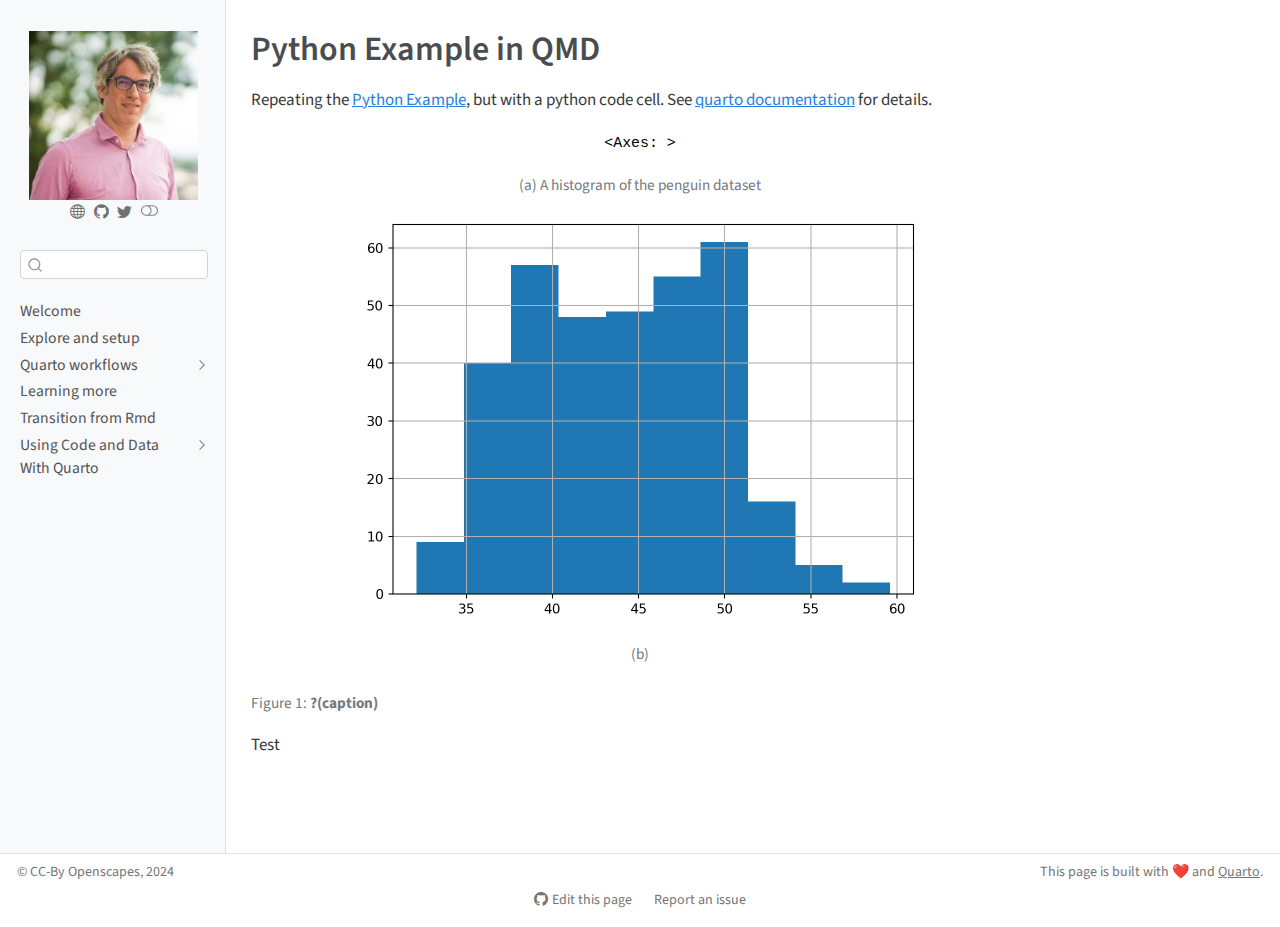
<file: quarto-code/quarto_pyhthon.html>
<!DOCTYPE html>
<html xmlns="http://www.w3.org/1999/xhtml" lang="en" xml:lang="en"><head>

<meta charset="utf-8">
<meta name="generator" content="quarto-1.3.450">

<meta name="viewport" content="width=device-width, initial-scale=1.0, user-scalable=yes">


<title>Making sharable documents with Quarto - Python Example in QMD</title>
<style>
code{white-space: pre-wrap;}
span.smallcaps{font-variant: small-caps;}
div.columns{display: flex; gap: min(4vw, 1.5em);}
div.column{flex: auto; overflow-x: auto;}
div.hanging-indent{margin-left: 1.5em; text-indent: -1.5em;}
ul.task-list{list-style: none;}
ul.task-list li input[type="checkbox"] {
  width: 0.8em;
  margin: 0 0.8em 0.2em -1em; /* quarto-specific, see https://github.com/quarto-dev/quarto-cli/issues/4556 */ 
  vertical-align: middle;
}
</style>


<script src="../site_libs/quarto-nav/quarto-nav.js"></script>
<script src="../site_libs/clipboard/clipboard.min.js"></script>
<script src="../site_libs/quarto-search/autocomplete.umd.js"></script>
<script src="../site_libs/quarto-search/fuse.min.js"></script>
<script src="../site_libs/quarto-search/quarto-search.js"></script>
<meta name="quarto:offset" content="../">
<script src="../site_libs/quarto-html/quarto.js"></script>
<script src="../site_libs/quarto-html/popper.min.js"></script>
<script src="../site_libs/quarto-html/tippy.umd.min.js"></script>
<script src="../site_libs/quarto-html/anchor.min.js"></script>
<link href="../site_libs/quarto-html/tippy.css" rel="stylesheet">
<link href="../site_libs/quarto-html/quarto-syntax-highlighting.css" rel="stylesheet" class="quarto-color-scheme" id="quarto-text-highlighting-styles">
<link href="../site_libs/quarto-html/quarto-syntax-highlighting-dark.css" rel="prefetch" class="quarto-color-scheme quarto-color-alternate" id="quarto-text-highlighting-styles">
<script src="../site_libs/bootstrap/bootstrap.min.js"></script>
<link href="../site_libs/bootstrap/bootstrap-icons.css" rel="stylesheet">
<link href="../site_libs/bootstrap/bootstrap.min.css" rel="stylesheet" class="quarto-color-scheme" id="quarto-bootstrap" data-mode="light">
<link href="../site_libs/bootstrap/bootstrap-dark.min.css" rel="prefetch" class="quarto-color-scheme quarto-color-alternate" id="quarto-bootstrap" data-mode="light">
<script id="quarto-search-options" type="application/json">{
  "location": "sidebar",
  "copy-button": false,
  "collapse-after": 3,
  "panel-placement": "start",
  "type": "textbox",
  "limit": 20,
  "language": {
    "search-no-results-text": "No results",
    "search-matching-documents-text": "matching documents",
    "search-copy-link-title": "Copy link to search",
    "search-hide-matches-text": "Hide additional matches",
    "search-more-match-text": "more match in this document",
    "search-more-matches-text": "more matches in this document",
    "search-clear-button-title": "Clear",
    "search-detached-cancel-button-title": "Cancel",
    "search-submit-button-title": "Submit",
    "search-label": "Search"
  }
}</script>


</head>

<body class="nav-sidebar docked">

<div id="quarto-search-results"></div>
  <header id="quarto-header" class="headroom fixed-top">
  <nav class="quarto-secondary-nav">
    <div class="container-fluid d-flex">
      <button type="button" class="quarto-btn-toggle btn" data-bs-toggle="collapse" data-bs-target="#quarto-sidebar,#quarto-sidebar-glass" aria-controls="quarto-sidebar" aria-expanded="false" aria-label="Toggle sidebar navigation" onclick="if (window.quartoToggleHeadroom) { window.quartoToggleHeadroom(); }">
        <i class="bi bi-layout-text-sidebar-reverse"></i>
      </button>
      <nav class="quarto-page-breadcrumbs" aria-label="breadcrumb"><ol class="breadcrumb"><li class="breadcrumb-item">Python Example in QMD</li></ol></nav>
      <a class="flex-grow-1" role="button" data-bs-toggle="collapse" data-bs-target="#quarto-sidebar,#quarto-sidebar-glass" aria-controls="quarto-sidebar" aria-expanded="false" aria-label="Toggle sidebar navigation" onclick="if (window.quartoToggleHeadroom) { window.quartoToggleHeadroom(); }">      
      </a>
      <button type="button" class="btn quarto-search-button" aria-label="" onclick="window.quartoOpenSearch();">
        <i class="bi bi-search"></i>
      </button>
    </div>
  </nav>
</header>
<!-- content -->
<div id="quarto-content" class="quarto-container page-columns page-rows-contents page-layout-article">
<!-- sidebar -->
  <nav id="quarto-sidebar" class="sidebar collapse collapse-horizontal sidebar-navigation docked overflow-auto">
    <div class="pt-lg-2 mt-2 text-center sidebar-header">
      <a href="../index.html" class="sidebar-logo-link">
      <img src="../images/gerken.jpg" alt="" class="sidebar-logo py-0 d-lg-inline d-none">
      </a>
      <div class="sidebar-tools-main tools-wide">
    <a href="https://openscapes.org" rel="" title="Openscapes.org" class="quarto-navigation-tool px-1" aria-label="Openscapes.org"><i class="bi bi-globe"></i></a>
    <a href="https://github.com/TobGerken/quarto-website-tutorial" rel="" title="Quarto website tutorial" class="quarto-navigation-tool px-1" aria-label="Quarto website tutorial"><i class="bi bi-github"></i></a>
    <a href="https://twitter.com/openscapes" rel="" title="Openscapes Twitter" class="quarto-navigation-tool px-1" aria-label="Openscapes Twitter"><i class="bi bi-twitter"></i></a>
  <a href="" class="quarto-color-scheme-toggle quarto-navigation-tool  px-1" onclick="window.quartoToggleColorScheme(); return false;" title="Toggle dark mode"><i class="bi"></i></a>
</div>
      </div>
        <div class="mt-2 flex-shrink-0 align-items-center">
        <div class="sidebar-search">
        <div id="quarto-search" class="" title="Search"></div>
        </div>
        </div>
    <div class="sidebar-menu-container"> 
    <ul class="list-unstyled mt-1">
        <li class="sidebar-item">
  <div class="sidebar-item-container"> 
  <a href="../index.html" class="sidebar-item-text sidebar-link">
 <span class="menu-text">Welcome</span></a>
  </div>
</li>
        <li class="sidebar-item">
  <div class="sidebar-item-container"> 
  <a href="../explore.html" class="sidebar-item-text sidebar-link">
 <span class="menu-text">Explore and setup</span></a>
  </div>
</li>
        <li class="sidebar-item sidebar-item-section">
      <div class="sidebar-item-container"> 
            <a href="../quarto-workflows/index.html" class="sidebar-item-text sidebar-link">
 <span class="menu-text">Quarto workflows</span></a>
          <a class="sidebar-item-toggle text-start collapsed" data-bs-toggle="collapse" data-bs-target="#quarto-sidebar-section-1" aria-expanded="false" aria-label="Toggle section">
            <i class="bi bi-chevron-right ms-2"></i>
          </a> 
      </div>
      <ul id="quarto-sidebar-section-1" class="collapse list-unstyled sidebar-section depth1 ">  
          <li class="sidebar-item">
  <div class="sidebar-item-container"> 
  <a href="../quarto-workflows/browser.html" class="sidebar-item-text sidebar-link">
 <span class="menu-text">From the Browser</span></a>
  </div>
</li>
          <li class="sidebar-item">
  <div class="sidebar-item-container"> 
  <a href="../quarto-workflows/rstudio.html" class="sidebar-item-text sidebar-link">
 <span class="menu-text">From RStudio</span></a>
  </div>
</li>
          <li class="sidebar-item">
  <div class="sidebar-item-container"> 
  <a href="../quarto-workflows/jupyter.html" class="sidebar-item-text sidebar-link">
 <span class="menu-text">From Jupyter</span></a>
  </div>
</li>
      </ul>
  </li>
        <li class="sidebar-item">
  <div class="sidebar-item-container"> 
  <a href="../learning-more.html" class="sidebar-item-text sidebar-link">
 <span class="menu-text">Learning more</span></a>
  </div>
</li>
        <li class="sidebar-item">
  <div class="sidebar-item-container"> 
  <a href="../transition-from-rmarkdown.html" class="sidebar-item-text sidebar-link">
 <span class="menu-text">Transition from Rmd</span></a>
  </div>
</li>
        <li class="sidebar-item sidebar-item-section">
      <div class="sidebar-item-container"> 
            <a href="../quarto-code/index.html" class="sidebar-item-text sidebar-link">
 <span class="menu-text">Using Code and Data With Quarto</span></a>
          <a class="sidebar-item-toggle text-start collapsed" data-bs-toggle="collapse" data-bs-target="#quarto-sidebar-section-2" aria-expanded="false" aria-label="Toggle section">
            <i class="bi bi-chevron-right ms-2"></i>
          </a> 
      </div>
      <ul id="quarto-sidebar-section-2" class="collapse list-unstyled sidebar-section depth1 ">  
          <li class="sidebar-item">
  <div class="sidebar-item-container"> 
  <a href="../quarto-code/ojs.html" class="sidebar-item-text sidebar-link">
 <span class="menu-text">OJS Example</span></a>
  </div>
</li>
          <li class="sidebar-item">
  <div class="sidebar-item-container"> 
  <a href="../quarto-code/python_example.html" class="sidebar-item-text sidebar-link">
 <span class="menu-text">Most basic notebook</span></a>
  </div>
</li>
          <li class="sidebar-item">
 <span class="menu-text">quarto-code/quarto_python.qmd</span>
  </li>
      </ul>
  </li>
    </ul>
    </div>
</nav>
<div id="quarto-sidebar-glass" data-bs-toggle="collapse" data-bs-target="#quarto-sidebar,#quarto-sidebar-glass"></div>
<!-- margin-sidebar -->
    <div id="quarto-margin-sidebar" class="sidebar margin-sidebar">
        
    </div>
<!-- main -->
<main class="content" id="quarto-document-content">

<header id="title-block-header" class="quarto-title-block default">
<div class="quarto-title">
<h1 class="title">Python Example in QMD</h1>
</div>



<div class="quarto-title-meta">

    
  
    
  </div>
  

</header>

<p>Repeating the <a href="../quarto-code/python_example.html">Python Example</a>, but with a python code cell. See <a href="https://quarto.org/docs/reference/cells/cells-jupyter.html">quarto documentation</a> for details.</p>
<div id="fig-polar" class="quarto-figure quarto-figure-center anchored">
<figure class="figure">
<div id="fig-polar-1" class="quarto-figure quarto-figure-center anchored">
<figure class="figure">
<pre><code>&lt;Axes: &gt;</code></pre>
<figcaption class="figure-caption">(a) A histogram of the penguin dataset</figcaption>
</figure>
</div>
<div class="cell-output cell-output-display">
<div id="fig-polar-2" class="quarto-figure quarto-figure-center anchored">
<figure class="figure">
<p><img src="quarto_pyhthon_files/figure-html/fig-polar-output-2.png" data-ref-parent="fig-polar" width="566" height="411" class="figure-img"></p>
<figcaption class="figure-caption">(b)</figcaption>
</figure>
</div>
</div>
<figcaption class="figure-caption">Figure&nbsp;1: <strong>?(caption)</strong></figcaption>
</figure>
</div>
<p>Test</p>



</main> <!-- /main -->
<script id="quarto-html-after-body" type="application/javascript">
window.document.addEventListener("DOMContentLoaded", function (event) {
  const toggleBodyColorMode = (bsSheetEl) => {
    const mode = bsSheetEl.getAttribute("data-mode");
    const bodyEl = window.document.querySelector("body");
    if (mode === "dark") {
      bodyEl.classList.add("quarto-dark");
      bodyEl.classList.remove("quarto-light");
    } else {
      bodyEl.classList.add("quarto-light");
      bodyEl.classList.remove("quarto-dark");
    }
  }
  const toggleBodyColorPrimary = () => {
    const bsSheetEl = window.document.querySelector("link#quarto-bootstrap");
    if (bsSheetEl) {
      toggleBodyColorMode(bsSheetEl);
    }
  }
  toggleBodyColorPrimary();  
  const disableStylesheet = (stylesheets) => {
    for (let i=0; i < stylesheets.length; i++) {
      const stylesheet = stylesheets[i];
      stylesheet.rel = 'prefetch';
    }
  }
  const enableStylesheet = (stylesheets) => {
    for (let i=0; i < stylesheets.length; i++) {
      const stylesheet = stylesheets[i];
      stylesheet.rel = 'stylesheet';
    }
  }
  const manageTransitions = (selector, allowTransitions) => {
    const els = window.document.querySelectorAll(selector);
    for (let i=0; i < els.length; i++) {
      const el = els[i];
      if (allowTransitions) {
        el.classList.remove('notransition');
      } else {
        el.classList.add('notransition');
      }
    }
  }
  const toggleColorMode = (alternate) => {
    // Switch the stylesheets
    const alternateStylesheets = window.document.querySelectorAll('link.quarto-color-scheme.quarto-color-alternate');
    manageTransitions('#quarto-margin-sidebar .nav-link', false);
    if (alternate) {
      enableStylesheet(alternateStylesheets);
      for (const sheetNode of alternateStylesheets) {
        if (sheetNode.id === "quarto-bootstrap") {
          toggleBodyColorMode(sheetNode);
        }
      }
    } else {
      disableStylesheet(alternateStylesheets);
      toggleBodyColorPrimary();
    }
    manageTransitions('#quarto-margin-sidebar .nav-link', true);
    // Switch the toggles
    const toggles = window.document.querySelectorAll('.quarto-color-scheme-toggle');
    for (let i=0; i < toggles.length; i++) {
      const toggle = toggles[i];
      if (toggle) {
        if (alternate) {
          toggle.classList.add("alternate");     
        } else {
          toggle.classList.remove("alternate");
        }
      }
    }
    // Hack to workaround the fact that safari doesn't
    // properly recolor the scrollbar when toggling (#1455)
    if (navigator.userAgent.indexOf('Safari') > 0 && navigator.userAgent.indexOf('Chrome') == -1) {
      manageTransitions("body", false);
      window.scrollTo(0, 1);
      setTimeout(() => {
        window.scrollTo(0, 0);
        manageTransitions("body", true);
      }, 40);  
    }
  }
  const isFileUrl = () => { 
    return window.location.protocol === 'file:';
  }
  const hasAlternateSentinel = () => {  
    let styleSentinel = getColorSchemeSentinel();
    if (styleSentinel !== null) {
      return styleSentinel === "alternate";
    } else {
      return false;
    }
  }
  const setStyleSentinel = (alternate) => {
    const value = alternate ? "alternate" : "default";
    if (!isFileUrl()) {
      window.localStorage.setItem("quarto-color-scheme", value);
    } else {
      localAlternateSentinel = value;
    }
  }
  const getColorSchemeSentinel = () => {
    if (!isFileUrl()) {
      const storageValue = window.localStorage.getItem("quarto-color-scheme");
      return storageValue != null ? storageValue : localAlternateSentinel;
    } else {
      return localAlternateSentinel;
    }
  }
  let localAlternateSentinel = 'default';
  // Dark / light mode switch
  window.quartoToggleColorScheme = () => {
    // Read the current dark / light value 
    let toAlternate = !hasAlternateSentinel();
    toggleColorMode(toAlternate);
    setStyleSentinel(toAlternate);
  };
  // Ensure there is a toggle, if there isn't float one in the top right
  if (window.document.querySelector('.quarto-color-scheme-toggle') === null) {
    const a = window.document.createElement('a');
    a.classList.add('top-right');
    a.classList.add('quarto-color-scheme-toggle');
    a.href = "";
    a.onclick = function() { try { window.quartoToggleColorScheme(); } catch {} return false; };
    const i = window.document.createElement("i");
    i.classList.add('bi');
    a.appendChild(i);
    window.document.body.appendChild(a);
  }
  // Switch to dark mode if need be
  if (hasAlternateSentinel()) {
    toggleColorMode(true);
  } else {
    toggleColorMode(false);
  }
  const icon = "";
  const anchorJS = new window.AnchorJS();
  anchorJS.options = {
    placement: 'right',
    icon: icon
  };
  anchorJS.add('.anchored');
  const isCodeAnnotation = (el) => {
    for (const clz of el.classList) {
      if (clz.startsWith('code-annotation-')) {                     
        return true;
      }
    }
    return false;
  }
  const clipboard = new window.ClipboardJS('.code-copy-button', {
    text: function(trigger) {
      const codeEl = trigger.previousElementSibling.cloneNode(true);
      for (const childEl of codeEl.children) {
        if (isCodeAnnotation(childEl)) {
          childEl.remove();
        }
      }
      return codeEl.innerText;
    }
  });
  clipboard.on('success', function(e) {
    // button target
    const button = e.trigger;
    // don't keep focus
    button.blur();
    // flash "checked"
    button.classList.add('code-copy-button-checked');
    var currentTitle = button.getAttribute("title");
    button.setAttribute("title", "Copied!");
    let tooltip;
    if (window.bootstrap) {
      button.setAttribute("data-bs-toggle", "tooltip");
      button.setAttribute("data-bs-placement", "left");
      button.setAttribute("data-bs-title", "Copied!");
      tooltip = new bootstrap.Tooltip(button, 
        { trigger: "manual", 
          customClass: "code-copy-button-tooltip",
          offset: [0, -8]});
      tooltip.show();    
    }
    setTimeout(function() {
      if (tooltip) {
        tooltip.hide();
        button.removeAttribute("data-bs-title");
        button.removeAttribute("data-bs-toggle");
        button.removeAttribute("data-bs-placement");
      }
      button.setAttribute("title", currentTitle);
      button.classList.remove('code-copy-button-checked');
    }, 1000);
    // clear code selection
    e.clearSelection();
  });
  function tippyHover(el, contentFn) {
    const config = {
      allowHTML: true,
      content: contentFn,
      maxWidth: 500,
      delay: 100,
      arrow: false,
      appendTo: function(el) {
          return el.parentElement;
      },
      interactive: true,
      interactiveBorder: 10,
      theme: 'quarto',
      placement: 'bottom-start'
    };
    window.tippy(el, config); 
  }
  const noterefs = window.document.querySelectorAll('a[role="doc-noteref"]');
  for (var i=0; i<noterefs.length; i++) {
    const ref = noterefs[i];
    tippyHover(ref, function() {
      // use id or data attribute instead here
      let href = ref.getAttribute('data-footnote-href') || ref.getAttribute('href');
      try { href = new URL(href).hash; } catch {}
      const id = href.replace(/^#\/?/, "");
      const note = window.document.getElementById(id);
      return note.innerHTML;
    });
  }
      let selectedAnnoteEl;
      const selectorForAnnotation = ( cell, annotation) => {
        let cellAttr = 'data-code-cell="' + cell + '"';
        let lineAttr = 'data-code-annotation="' +  annotation + '"';
        const selector = 'span[' + cellAttr + '][' + lineAttr + ']';
        return selector;
      }
      const selectCodeLines = (annoteEl) => {
        const doc = window.document;
        const targetCell = annoteEl.getAttribute("data-target-cell");
        const targetAnnotation = annoteEl.getAttribute("data-target-annotation");
        const annoteSpan = window.document.querySelector(selectorForAnnotation(targetCell, targetAnnotation));
        const lines = annoteSpan.getAttribute("data-code-lines").split(",");
        const lineIds = lines.map((line) => {
          return targetCell + "-" + line;
        })
        let top = null;
        let height = null;
        let parent = null;
        if (lineIds.length > 0) {
            //compute the position of the single el (top and bottom and make a div)
            const el = window.document.getElementById(lineIds[0]);
            top = el.offsetTop;
            height = el.offsetHeight;
            parent = el.parentElement.parentElement;
          if (lineIds.length > 1) {
            const lastEl = window.document.getElementById(lineIds[lineIds.length - 1]);
            const bottom = lastEl.offsetTop + lastEl.offsetHeight;
            height = bottom - top;
          }
          if (top !== null && height !== null && parent !== null) {
            // cook up a div (if necessary) and position it 
            let div = window.document.getElementById("code-annotation-line-highlight");
            if (div === null) {
              div = window.document.createElement("div");
              div.setAttribute("id", "code-annotation-line-highlight");
              div.style.position = 'absolute';
              parent.appendChild(div);
            }
            div.style.top = top - 2 + "px";
            div.style.height = height + 4 + "px";
            let gutterDiv = window.document.getElementById("code-annotation-line-highlight-gutter");
            if (gutterDiv === null) {
              gutterDiv = window.document.createElement("div");
              gutterDiv.setAttribute("id", "code-annotation-line-highlight-gutter");
              gutterDiv.style.position = 'absolute';
              const codeCell = window.document.getElementById(targetCell);
              const gutter = codeCell.querySelector('.code-annotation-gutter');
              gutter.appendChild(gutterDiv);
            }
            gutterDiv.style.top = top - 2 + "px";
            gutterDiv.style.height = height + 4 + "px";
          }
          selectedAnnoteEl = annoteEl;
        }
      };
      const unselectCodeLines = () => {
        const elementsIds = ["code-annotation-line-highlight", "code-annotation-line-highlight-gutter"];
        elementsIds.forEach((elId) => {
          const div = window.document.getElementById(elId);
          if (div) {
            div.remove();
          }
        });
        selectedAnnoteEl = undefined;
      };
      // Attach click handler to the DT
      const annoteDls = window.document.querySelectorAll('dt[data-target-cell]');
      for (const annoteDlNode of annoteDls) {
        annoteDlNode.addEventListener('click', (event) => {
          const clickedEl = event.target;
          if (clickedEl !== selectedAnnoteEl) {
            unselectCodeLines();
            const activeEl = window.document.querySelector('dt[data-target-cell].code-annotation-active');
            if (activeEl) {
              activeEl.classList.remove('code-annotation-active');
            }
            selectCodeLines(clickedEl);
            clickedEl.classList.add('code-annotation-active');
          } else {
            // Unselect the line
            unselectCodeLines();
            clickedEl.classList.remove('code-annotation-active');
          }
        });
      }
  const findCites = (el) => {
    const parentEl = el.parentElement;
    if (parentEl) {
      const cites = parentEl.dataset.cites;
      if (cites) {
        return {
          el,
          cites: cites.split(' ')
        };
      } else {
        return findCites(el.parentElement)
      }
    } else {
      return undefined;
    }
  };
  var bibliorefs = window.document.querySelectorAll('a[role="doc-biblioref"]');
  for (var i=0; i<bibliorefs.length; i++) {
    const ref = bibliorefs[i];
    const citeInfo = findCites(ref);
    if (citeInfo) {
      tippyHover(citeInfo.el, function() {
        var popup = window.document.createElement('div');
        citeInfo.cites.forEach(function(cite) {
          var citeDiv = window.document.createElement('div');
          citeDiv.classList.add('hanging-indent');
          citeDiv.classList.add('csl-entry');
          var biblioDiv = window.document.getElementById('ref-' + cite);
          if (biblioDiv) {
            citeDiv.innerHTML = biblioDiv.innerHTML;
          }
          popup.appendChild(citeDiv);
        });
        return popup.innerHTML;
      });
    }
  }
});
</script>
</div> <!-- /content -->
<footer class="footer">
  <div class="nav-footer">
    <div class="nav-footer-left">© CC-By Openscapes, 2024</div>   
    <div class="nav-footer-center">
      &nbsp;
    <div class="toc-actions"><div><i class="bi bi-github"></i></div><div class="action-links"><p><a href="https://github.com/TobGerken/quarto-website-tutorial/edit/main/quarto-code/quarto_pyhthon.qmd" class="toc-action">Edit this page</a></p><p><a href="https://github.com/TobGerken/quarto-website-tutorial/issues/new" class="toc-action">Report an issue</a></p></div></div></div>
    <div class="nav-footer-right">This page is built with ❤️ and <a href="https://quarto.org/">Quarto</a>.</div>
  </div>
</footer>



</body></html>
</file>
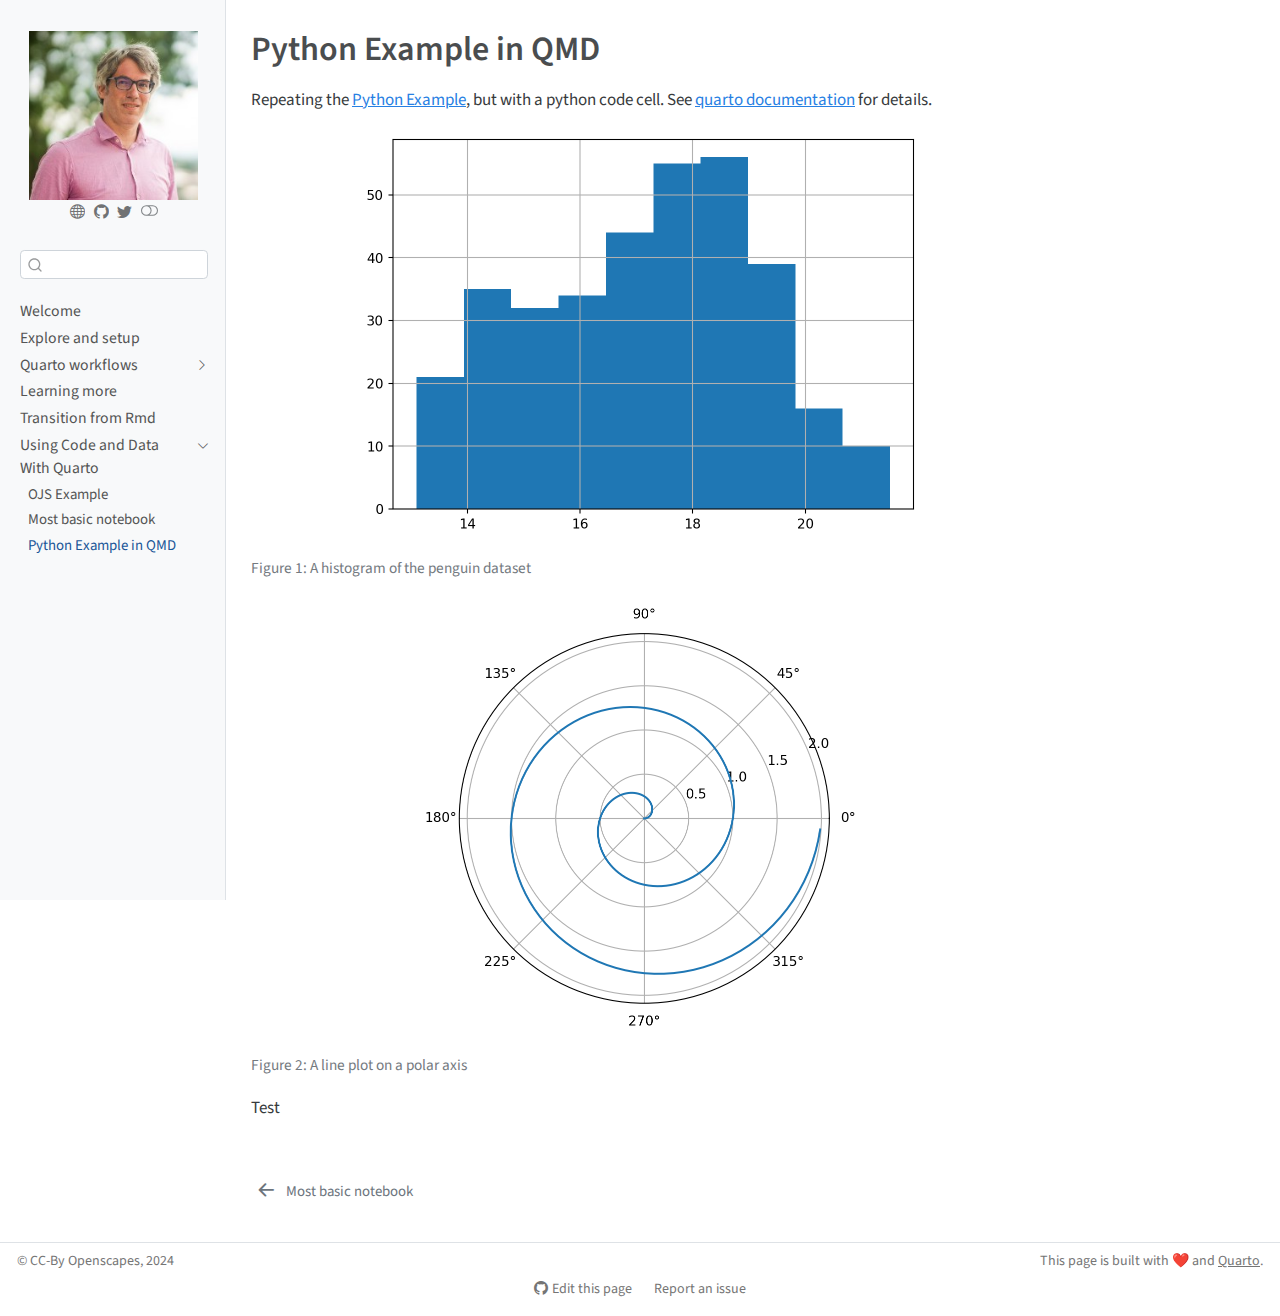
<file: quarto-code/quarto_python.html>
<!DOCTYPE html>
<html xmlns="http://www.w3.org/1999/xhtml" lang="en" xml:lang="en"><head>

<meta charset="utf-8">
<meta name="generator" content="quarto-1.3.450">

<meta name="viewport" content="width=device-width, initial-scale=1.0, user-scalable=yes">


<title>Making sharable documents with Quarto - Python Example in QMD</title>
<style>
code{white-space: pre-wrap;}
span.smallcaps{font-variant: small-caps;}
div.columns{display: flex; gap: min(4vw, 1.5em);}
div.column{flex: auto; overflow-x: auto;}
div.hanging-indent{margin-left: 1.5em; text-indent: -1.5em;}
ul.task-list{list-style: none;}
ul.task-list li input[type="checkbox"] {
  width: 0.8em;
  margin: 0 0.8em 0.2em -1em; /* quarto-specific, see https://github.com/quarto-dev/quarto-cli/issues/4556 */ 
  vertical-align: middle;
}
</style>


<script src="../site_libs/quarto-nav/quarto-nav.js"></script>
<script src="../site_libs/clipboard/clipboard.min.js"></script>
<script src="../site_libs/quarto-search/autocomplete.umd.js"></script>
<script src="../site_libs/quarto-search/fuse.min.js"></script>
<script src="../site_libs/quarto-search/quarto-search.js"></script>
<meta name="quarto:offset" content="../">
<link href="../quarto-code/python_example.html" rel="prev">
<script src="../site_libs/quarto-html/quarto.js"></script>
<script src="../site_libs/quarto-html/popper.min.js"></script>
<script src="../site_libs/quarto-html/tippy.umd.min.js"></script>
<script src="../site_libs/quarto-html/anchor.min.js"></script>
<link href="../site_libs/quarto-html/tippy.css" rel="stylesheet">
<link href="../site_libs/quarto-html/quarto-syntax-highlighting.css" rel="stylesheet" class="quarto-color-scheme" id="quarto-text-highlighting-styles">
<link href="../site_libs/quarto-html/quarto-syntax-highlighting-dark.css" rel="prefetch" class="quarto-color-scheme quarto-color-alternate" id="quarto-text-highlighting-styles">
<script src="../site_libs/bootstrap/bootstrap.min.js"></script>
<link href="../site_libs/bootstrap/bootstrap-icons.css" rel="stylesheet">
<link href="../site_libs/bootstrap/bootstrap.min.css" rel="stylesheet" class="quarto-color-scheme" id="quarto-bootstrap" data-mode="light">
<link href="../site_libs/bootstrap/bootstrap-dark.min.css" rel="prefetch" class="quarto-color-scheme quarto-color-alternate" id="quarto-bootstrap" data-mode="light">
<script id="quarto-search-options" type="application/json">{
  "location": "sidebar",
  "copy-button": false,
  "collapse-after": 3,
  "panel-placement": "start",
  "type": "textbox",
  "limit": 20,
  "language": {
    "search-no-results-text": "No results",
    "search-matching-documents-text": "matching documents",
    "search-copy-link-title": "Copy link to search",
    "search-hide-matches-text": "Hide additional matches",
    "search-more-match-text": "more match in this document",
    "search-more-matches-text": "more matches in this document",
    "search-clear-button-title": "Clear",
    "search-detached-cancel-button-title": "Cancel",
    "search-submit-button-title": "Submit",
    "search-label": "Search"
  }
}</script>


</head>

<body class="nav-sidebar docked">

<div id="quarto-search-results"></div>
  <header id="quarto-header" class="headroom fixed-top">
  <nav class="quarto-secondary-nav">
    <div class="container-fluid d-flex">
      <button type="button" class="quarto-btn-toggle btn" data-bs-toggle="collapse" data-bs-target="#quarto-sidebar,#quarto-sidebar-glass" aria-controls="quarto-sidebar" aria-expanded="false" aria-label="Toggle sidebar navigation" onclick="if (window.quartoToggleHeadroom) { window.quartoToggleHeadroom(); }">
        <i class="bi bi-layout-text-sidebar-reverse"></i>
      </button>
      <nav class="quarto-page-breadcrumbs" aria-label="breadcrumb"><ol class="breadcrumb"><li class="breadcrumb-item"><a href="../quarto-code/index.html">Using Code and Data With Quarto</a></li><li class="breadcrumb-item"><a href="../quarto-code/quarto_python.html">Python Example in QMD</a></li></ol></nav>
      <a class="flex-grow-1" role="button" data-bs-toggle="collapse" data-bs-target="#quarto-sidebar,#quarto-sidebar-glass" aria-controls="quarto-sidebar" aria-expanded="false" aria-label="Toggle sidebar navigation" onclick="if (window.quartoToggleHeadroom) { window.quartoToggleHeadroom(); }">      
      </a>
      <button type="button" class="btn quarto-search-button" aria-label="" onclick="window.quartoOpenSearch();">
        <i class="bi bi-search"></i>
      </button>
    </div>
  </nav>
</header>
<!-- content -->
<div id="quarto-content" class="quarto-container page-columns page-rows-contents page-layout-article">
<!-- sidebar -->
  <nav id="quarto-sidebar" class="sidebar collapse collapse-horizontal sidebar-navigation docked overflow-auto">
    <div class="pt-lg-2 mt-2 text-center sidebar-header">
      <a href="../index.html" class="sidebar-logo-link">
      <img src="../images/gerken.jpg" alt="" class="sidebar-logo py-0 d-lg-inline d-none">
      </a>
      <div class="sidebar-tools-main tools-wide">
    <a href="https://openscapes.org" rel="" title="Openscapes.org" class="quarto-navigation-tool px-1" aria-label="Openscapes.org"><i class="bi bi-globe"></i></a>
    <a href="https://github.com/TobGerken/quarto-website-tutorial" rel="" title="Quarto website tutorial" class="quarto-navigation-tool px-1" aria-label="Quarto website tutorial"><i class="bi bi-github"></i></a>
    <a href="https://twitter.com/openscapes" rel="" title="Openscapes Twitter" class="quarto-navigation-tool px-1" aria-label="Openscapes Twitter"><i class="bi bi-twitter"></i></a>
  <a href="" class="quarto-color-scheme-toggle quarto-navigation-tool  px-1" onclick="window.quartoToggleColorScheme(); return false;" title="Toggle dark mode"><i class="bi"></i></a>
</div>
      </div>
        <div class="mt-2 flex-shrink-0 align-items-center">
        <div class="sidebar-search">
        <div id="quarto-search" class="" title="Search"></div>
        </div>
        </div>
    <div class="sidebar-menu-container"> 
    <ul class="list-unstyled mt-1">
        <li class="sidebar-item">
  <div class="sidebar-item-container"> 
  <a href="../index.html" class="sidebar-item-text sidebar-link">
 <span class="menu-text">Welcome</span></a>
  </div>
</li>
        <li class="sidebar-item">
  <div class="sidebar-item-container"> 
  <a href="../explore.html" class="sidebar-item-text sidebar-link">
 <span class="menu-text">Explore and setup</span></a>
  </div>
</li>
        <li class="sidebar-item sidebar-item-section">
      <div class="sidebar-item-container"> 
            <a href="../quarto-workflows/index.html" class="sidebar-item-text sidebar-link">
 <span class="menu-text">Quarto workflows</span></a>
          <a class="sidebar-item-toggle text-start collapsed" data-bs-toggle="collapse" data-bs-target="#quarto-sidebar-section-1" aria-expanded="false" aria-label="Toggle section">
            <i class="bi bi-chevron-right ms-2"></i>
          </a> 
      </div>
      <ul id="quarto-sidebar-section-1" class="collapse list-unstyled sidebar-section depth1 ">  
          <li class="sidebar-item">
  <div class="sidebar-item-container"> 
  <a href="../quarto-workflows/browser.html" class="sidebar-item-text sidebar-link">
 <span class="menu-text">From the Browser</span></a>
  </div>
</li>
          <li class="sidebar-item">
  <div class="sidebar-item-container"> 
  <a href="../quarto-workflows/rstudio.html" class="sidebar-item-text sidebar-link">
 <span class="menu-text">From RStudio</span></a>
  </div>
</li>
          <li class="sidebar-item">
  <div class="sidebar-item-container"> 
  <a href="../quarto-workflows/jupyter.html" class="sidebar-item-text sidebar-link">
 <span class="menu-text">From Jupyter</span></a>
  </div>
</li>
      </ul>
  </li>
        <li class="sidebar-item">
  <div class="sidebar-item-container"> 
  <a href="../learning-more.html" class="sidebar-item-text sidebar-link">
 <span class="menu-text">Learning more</span></a>
  </div>
</li>
        <li class="sidebar-item">
  <div class="sidebar-item-container"> 
  <a href="../transition-from-rmarkdown.html" class="sidebar-item-text sidebar-link">
 <span class="menu-text">Transition from Rmd</span></a>
  </div>
</li>
        <li class="sidebar-item sidebar-item-section">
      <div class="sidebar-item-container"> 
            <a href="../quarto-code/index.html" class="sidebar-item-text sidebar-link">
 <span class="menu-text">Using Code and Data With Quarto</span></a>
          <a class="sidebar-item-toggle text-start" data-bs-toggle="collapse" data-bs-target="#quarto-sidebar-section-2" aria-expanded="true" aria-label="Toggle section">
            <i class="bi bi-chevron-right ms-2"></i>
          </a> 
      </div>
      <ul id="quarto-sidebar-section-2" class="collapse list-unstyled sidebar-section depth1 show">  
          <li class="sidebar-item">
  <div class="sidebar-item-container"> 
  <a href="../quarto-code/ojs.html" class="sidebar-item-text sidebar-link">
 <span class="menu-text">OJS Example</span></a>
  </div>
</li>
          <li class="sidebar-item">
  <div class="sidebar-item-container"> 
  <a href="../quarto-code/python_example.html" class="sidebar-item-text sidebar-link">
 <span class="menu-text">Most basic notebook</span></a>
  </div>
</li>
          <li class="sidebar-item">
  <div class="sidebar-item-container"> 
  <a href="../quarto-code/quarto_python.html" class="sidebar-item-text sidebar-link active">
 <span class="menu-text">Python Example in QMD</span></a>
  </div>
</li>
      </ul>
  </li>
    </ul>
    </div>
</nav>
<div id="quarto-sidebar-glass" data-bs-toggle="collapse" data-bs-target="#quarto-sidebar,#quarto-sidebar-glass"></div>
<!-- margin-sidebar -->
    <div id="quarto-margin-sidebar" class="sidebar margin-sidebar">
        
    </div>
<!-- main -->
<main class="content" id="quarto-document-content">

<header id="title-block-header" class="quarto-title-block default">
<div class="quarto-title">
<h1 class="title">Python Example in QMD</h1>
</div>



<div class="quarto-title-meta">

    
  
    
  </div>
  

</header>

<p>Repeating the <a href="../quarto-code/python_example.html">Python Example</a>, but with a python code cell. See <a href="https://quarto.org/docs/reference/cells/cells-jupyter.html">quarto documentation</a> for details.</p>
<div class="cell" data-execution_count="1">
<div class="cell-output cell-output-display">
<div id="fig-penguins" class="quarto-figure quarto-figure-center anchored">
<figure class="figure">
<p><img src="quarto_python_files/figure-html/fig-penguins-output-1.png" width="566" height="411" class="figure-img"></p>
<figcaption class="figure-caption">Figure&nbsp;1: A histogram of the penguin dataset</figcaption>
</figure>
</div>
</div>
</div>
<div class="cell" data-execution_count="2">
<div class="cell-output cell-output-display">
<div id="fig-polar" class="quarto-figure quarto-figure-center anchored">
<figure class="figure">
<p><img src="quarto_python_files/figure-html/fig-polar-output-1.png" width="450" height="439" class="figure-img"></p>
<figcaption class="figure-caption">Figure&nbsp;2: A line plot on a polar axis</figcaption>
</figure>
</div>
</div>
</div>
<p>Test</p>



</main> <!-- /main -->
<script id="quarto-html-after-body" type="application/javascript">
window.document.addEventListener("DOMContentLoaded", function (event) {
  const toggleBodyColorMode = (bsSheetEl) => {
    const mode = bsSheetEl.getAttribute("data-mode");
    const bodyEl = window.document.querySelector("body");
    if (mode === "dark") {
      bodyEl.classList.add("quarto-dark");
      bodyEl.classList.remove("quarto-light");
    } else {
      bodyEl.classList.add("quarto-light");
      bodyEl.classList.remove("quarto-dark");
    }
  }
  const toggleBodyColorPrimary = () => {
    const bsSheetEl = window.document.querySelector("link#quarto-bootstrap");
    if (bsSheetEl) {
      toggleBodyColorMode(bsSheetEl);
    }
  }
  toggleBodyColorPrimary();  
  const disableStylesheet = (stylesheets) => {
    for (let i=0; i < stylesheets.length; i++) {
      const stylesheet = stylesheets[i];
      stylesheet.rel = 'prefetch';
    }
  }
  const enableStylesheet = (stylesheets) => {
    for (let i=0; i < stylesheets.length; i++) {
      const stylesheet = stylesheets[i];
      stylesheet.rel = 'stylesheet';
    }
  }
  const manageTransitions = (selector, allowTransitions) => {
    const els = window.document.querySelectorAll(selector);
    for (let i=0; i < els.length; i++) {
      const el = els[i];
      if (allowTransitions) {
        el.classList.remove('notransition');
      } else {
        el.classList.add('notransition');
      }
    }
  }
  const toggleColorMode = (alternate) => {
    // Switch the stylesheets
    const alternateStylesheets = window.document.querySelectorAll('link.quarto-color-scheme.quarto-color-alternate');
    manageTransitions('#quarto-margin-sidebar .nav-link', false);
    if (alternate) {
      enableStylesheet(alternateStylesheets);
      for (const sheetNode of alternateStylesheets) {
        if (sheetNode.id === "quarto-bootstrap") {
          toggleBodyColorMode(sheetNode);
        }
      }
    } else {
      disableStylesheet(alternateStylesheets);
      toggleBodyColorPrimary();
    }
    manageTransitions('#quarto-margin-sidebar .nav-link', true);
    // Switch the toggles
    const toggles = window.document.querySelectorAll('.quarto-color-scheme-toggle');
    for (let i=0; i < toggles.length; i++) {
      const toggle = toggles[i];
      if (toggle) {
        if (alternate) {
          toggle.classList.add("alternate");     
        } else {
          toggle.classList.remove("alternate");
        }
      }
    }
    // Hack to workaround the fact that safari doesn't
    // properly recolor the scrollbar when toggling (#1455)
    if (navigator.userAgent.indexOf('Safari') > 0 && navigator.userAgent.indexOf('Chrome') == -1) {
      manageTransitions("body", false);
      window.scrollTo(0, 1);
      setTimeout(() => {
        window.scrollTo(0, 0);
        manageTransitions("body", true);
      }, 40);  
    }
  }
  const isFileUrl = () => { 
    return window.location.protocol === 'file:';
  }
  const hasAlternateSentinel = () => {  
    let styleSentinel = getColorSchemeSentinel();
    if (styleSentinel !== null) {
      return styleSentinel === "alternate";
    } else {
      return false;
    }
  }
  const setStyleSentinel = (alternate) => {
    const value = alternate ? "alternate" : "default";
    if (!isFileUrl()) {
      window.localStorage.setItem("quarto-color-scheme", value);
    } else {
      localAlternateSentinel = value;
    }
  }
  const getColorSchemeSentinel = () => {
    if (!isFileUrl()) {
      const storageValue = window.localStorage.getItem("quarto-color-scheme");
      return storageValue != null ? storageValue : localAlternateSentinel;
    } else {
      return localAlternateSentinel;
    }
  }
  let localAlternateSentinel = 'default';
  // Dark / light mode switch
  window.quartoToggleColorScheme = () => {
    // Read the current dark / light value 
    let toAlternate = !hasAlternateSentinel();
    toggleColorMode(toAlternate);
    setStyleSentinel(toAlternate);
  };
  // Ensure there is a toggle, if there isn't float one in the top right
  if (window.document.querySelector('.quarto-color-scheme-toggle') === null) {
    const a = window.document.createElement('a');
    a.classList.add('top-right');
    a.classList.add('quarto-color-scheme-toggle');
    a.href = "";
    a.onclick = function() { try { window.quartoToggleColorScheme(); } catch {} return false; };
    const i = window.document.createElement("i");
    i.classList.add('bi');
    a.appendChild(i);
    window.document.body.appendChild(a);
  }
  // Switch to dark mode if need be
  if (hasAlternateSentinel()) {
    toggleColorMode(true);
  } else {
    toggleColorMode(false);
  }
  const icon = "";
  const anchorJS = new window.AnchorJS();
  anchorJS.options = {
    placement: 'right',
    icon: icon
  };
  anchorJS.add('.anchored');
  const isCodeAnnotation = (el) => {
    for (const clz of el.classList) {
      if (clz.startsWith('code-annotation-')) {                     
        return true;
      }
    }
    return false;
  }
  const clipboard = new window.ClipboardJS('.code-copy-button', {
    text: function(trigger) {
      const codeEl = trigger.previousElementSibling.cloneNode(true);
      for (const childEl of codeEl.children) {
        if (isCodeAnnotation(childEl)) {
          childEl.remove();
        }
      }
      return codeEl.innerText;
    }
  });
  clipboard.on('success', function(e) {
    // button target
    const button = e.trigger;
    // don't keep focus
    button.blur();
    // flash "checked"
    button.classList.add('code-copy-button-checked');
    var currentTitle = button.getAttribute("title");
    button.setAttribute("title", "Copied!");
    let tooltip;
    if (window.bootstrap) {
      button.setAttribute("data-bs-toggle", "tooltip");
      button.setAttribute("data-bs-placement", "left");
      button.setAttribute("data-bs-title", "Copied!");
      tooltip = new bootstrap.Tooltip(button, 
        { trigger: "manual", 
          customClass: "code-copy-button-tooltip",
          offset: [0, -8]});
      tooltip.show();    
    }
    setTimeout(function() {
      if (tooltip) {
        tooltip.hide();
        button.removeAttribute("data-bs-title");
        button.removeAttribute("data-bs-toggle");
        button.removeAttribute("data-bs-placement");
      }
      button.setAttribute("title", currentTitle);
      button.classList.remove('code-copy-button-checked');
    }, 1000);
    // clear code selection
    e.clearSelection();
  });
  function tippyHover(el, contentFn) {
    const config = {
      allowHTML: true,
      content: contentFn,
      maxWidth: 500,
      delay: 100,
      arrow: false,
      appendTo: function(el) {
          return el.parentElement;
      },
      interactive: true,
      interactiveBorder: 10,
      theme: 'quarto',
      placement: 'bottom-start'
    };
    window.tippy(el, config); 
  }
  const noterefs = window.document.querySelectorAll('a[role="doc-noteref"]');
  for (var i=0; i<noterefs.length; i++) {
    const ref = noterefs[i];
    tippyHover(ref, function() {
      // use id or data attribute instead here
      let href = ref.getAttribute('data-footnote-href') || ref.getAttribute('href');
      try { href = new URL(href).hash; } catch {}
      const id = href.replace(/^#\/?/, "");
      const note = window.document.getElementById(id);
      return note.innerHTML;
    });
  }
      let selectedAnnoteEl;
      const selectorForAnnotation = ( cell, annotation) => {
        let cellAttr = 'data-code-cell="' + cell + '"';
        let lineAttr = 'data-code-annotation="' +  annotation + '"';
        const selector = 'span[' + cellAttr + '][' + lineAttr + ']';
        return selector;
      }
      const selectCodeLines = (annoteEl) => {
        const doc = window.document;
        const targetCell = annoteEl.getAttribute("data-target-cell");
        const targetAnnotation = annoteEl.getAttribute("data-target-annotation");
        const annoteSpan = window.document.querySelector(selectorForAnnotation(targetCell, targetAnnotation));
        const lines = annoteSpan.getAttribute("data-code-lines").split(",");
        const lineIds = lines.map((line) => {
          return targetCell + "-" + line;
        })
        let top = null;
        let height = null;
        let parent = null;
        if (lineIds.length > 0) {
            //compute the position of the single el (top and bottom and make a div)
            const el = window.document.getElementById(lineIds[0]);
            top = el.offsetTop;
            height = el.offsetHeight;
            parent = el.parentElement.parentElement;
          if (lineIds.length > 1) {
            const lastEl = window.document.getElementById(lineIds[lineIds.length - 1]);
            const bottom = lastEl.offsetTop + lastEl.offsetHeight;
            height = bottom - top;
          }
          if (top !== null && height !== null && parent !== null) {
            // cook up a div (if necessary) and position it 
            let div = window.document.getElementById("code-annotation-line-highlight");
            if (div === null) {
              div = window.document.createElement("div");
              div.setAttribute("id", "code-annotation-line-highlight");
              div.style.position = 'absolute';
              parent.appendChild(div);
            }
            div.style.top = top - 2 + "px";
            div.style.height = height + 4 + "px";
            let gutterDiv = window.document.getElementById("code-annotation-line-highlight-gutter");
            if (gutterDiv === null) {
              gutterDiv = window.document.createElement("div");
              gutterDiv.setAttribute("id", "code-annotation-line-highlight-gutter");
              gutterDiv.style.position = 'absolute';
              const codeCell = window.document.getElementById(targetCell);
              const gutter = codeCell.querySelector('.code-annotation-gutter');
              gutter.appendChild(gutterDiv);
            }
            gutterDiv.style.top = top - 2 + "px";
            gutterDiv.style.height = height + 4 + "px";
          }
          selectedAnnoteEl = annoteEl;
        }
      };
      const unselectCodeLines = () => {
        const elementsIds = ["code-annotation-line-highlight", "code-annotation-line-highlight-gutter"];
        elementsIds.forEach((elId) => {
          const div = window.document.getElementById(elId);
          if (div) {
            div.remove();
          }
        });
        selectedAnnoteEl = undefined;
      };
      // Attach click handler to the DT
      const annoteDls = window.document.querySelectorAll('dt[data-target-cell]');
      for (const annoteDlNode of annoteDls) {
        annoteDlNode.addEventListener('click', (event) => {
          const clickedEl = event.target;
          if (clickedEl !== selectedAnnoteEl) {
            unselectCodeLines();
            const activeEl = window.document.querySelector('dt[data-target-cell].code-annotation-active');
            if (activeEl) {
              activeEl.classList.remove('code-annotation-active');
            }
            selectCodeLines(clickedEl);
            clickedEl.classList.add('code-annotation-active');
          } else {
            // Unselect the line
            unselectCodeLines();
            clickedEl.classList.remove('code-annotation-active');
          }
        });
      }
  const findCites = (el) => {
    const parentEl = el.parentElement;
    if (parentEl) {
      const cites = parentEl.dataset.cites;
      if (cites) {
        return {
          el,
          cites: cites.split(' ')
        };
      } else {
        return findCites(el.parentElement)
      }
    } else {
      return undefined;
    }
  };
  var bibliorefs = window.document.querySelectorAll('a[role="doc-biblioref"]');
  for (var i=0; i<bibliorefs.length; i++) {
    const ref = bibliorefs[i];
    const citeInfo = findCites(ref);
    if (citeInfo) {
      tippyHover(citeInfo.el, function() {
        var popup = window.document.createElement('div');
        citeInfo.cites.forEach(function(cite) {
          var citeDiv = window.document.createElement('div');
          citeDiv.classList.add('hanging-indent');
          citeDiv.classList.add('csl-entry');
          var biblioDiv = window.document.getElementById('ref-' + cite);
          if (biblioDiv) {
            citeDiv.innerHTML = biblioDiv.innerHTML;
          }
          popup.appendChild(citeDiv);
        });
        return popup.innerHTML;
      });
    }
  }
});
</script>
<nav class="page-navigation">
  <div class="nav-page nav-page-previous">
      <a href="../quarto-code/python_example.html" class="pagination-link">
        <i class="bi bi-arrow-left-short"></i> <span class="nav-page-text">Most basic notebook</span>
      </a>          
  </div>
  <div class="nav-page nav-page-next">
  </div>
</nav>
</div> <!-- /content -->
<footer class="footer">
  <div class="nav-footer">
    <div class="nav-footer-left">© CC-By Openscapes, 2024</div>   
    <div class="nav-footer-center">
      &nbsp;
    <div class="toc-actions"><div><i class="bi bi-github"></i></div><div class="action-links"><p><a href="https://github.com/TobGerken/quarto-website-tutorial/edit/main/quarto-code/quarto_python.qmd" class="toc-action">Edit this page</a></p><p><a href="https://github.com/TobGerken/quarto-website-tutorial/issues/new" class="toc-action">Report an issue</a></p></div></div></div>
    <div class="nav-footer-right">This page is built with ❤️ and <a href="https://quarto.org/">Quarto</a>.</div>
  </div>
</footer>



</body></html>
</file>
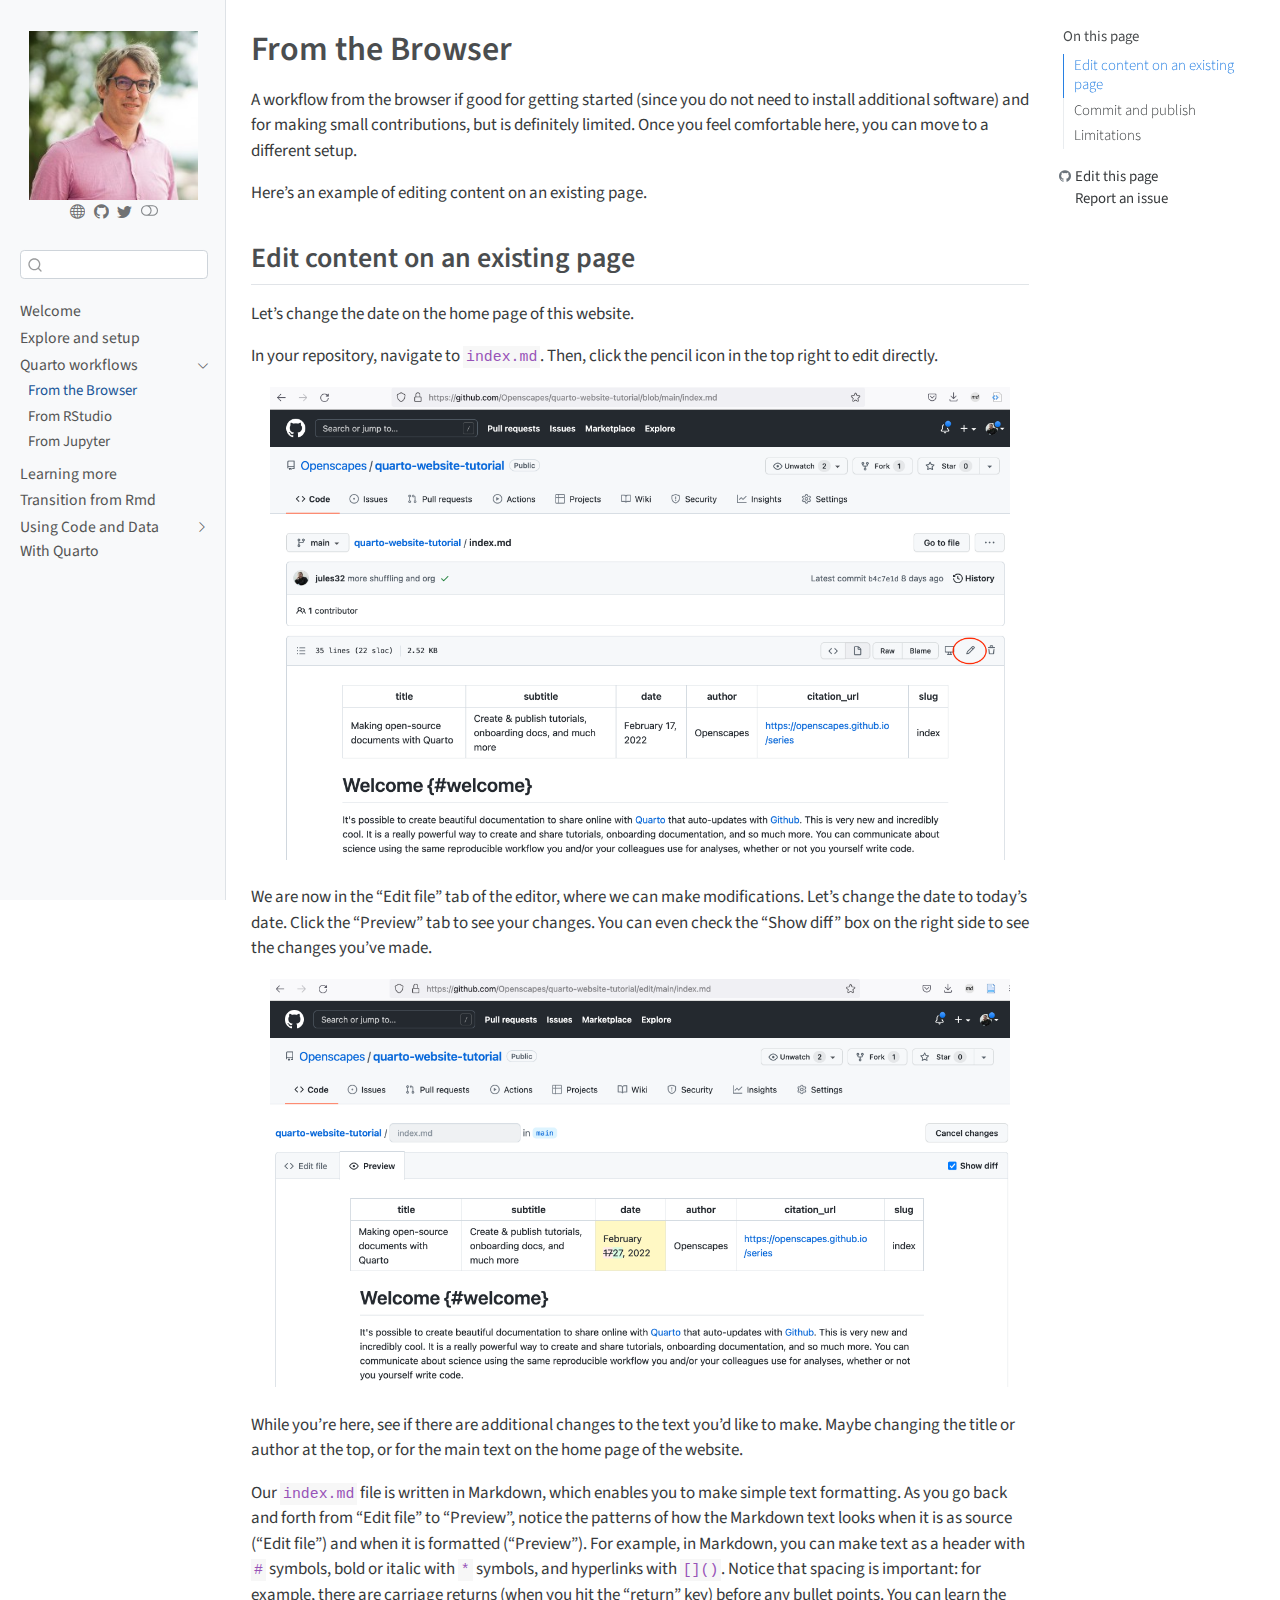
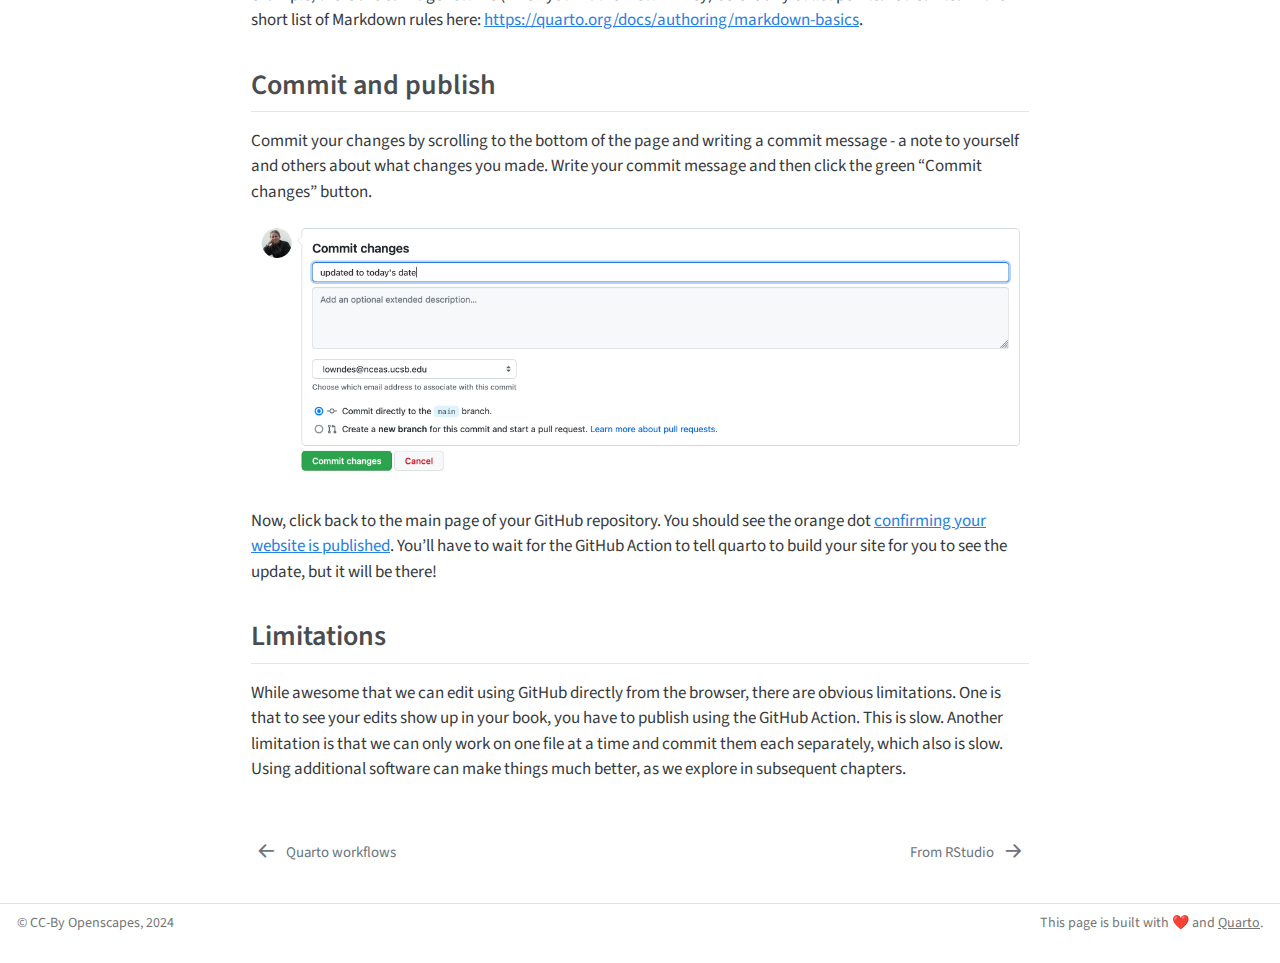
<file: quarto-workflows/browser.html>
<!DOCTYPE html>
<html xmlns="http://www.w3.org/1999/xhtml" lang="en" xml:lang="en"><head>

<meta charset="utf-8">
<meta name="generator" content="quarto-1.3.450">

<meta name="viewport" content="width=device-width, initial-scale=1.0, user-scalable=yes">


<title>Making sharable documents with Quarto - From the Browser</title>
<style>
code{white-space: pre-wrap;}
span.smallcaps{font-variant: small-caps;}
div.columns{display: flex; gap: min(4vw, 1.5em);}
div.column{flex: auto; overflow-x: auto;}
div.hanging-indent{margin-left: 1.5em; text-indent: -1.5em;}
ul.task-list{list-style: none;}
ul.task-list li input[type="checkbox"] {
  width: 0.8em;
  margin: 0 0.8em 0.2em -1em; /* quarto-specific, see https://github.com/quarto-dev/quarto-cli/issues/4556 */ 
  vertical-align: middle;
}
</style>


<script src="../site_libs/quarto-nav/quarto-nav.js"></script>
<script src="../site_libs/clipboard/clipboard.min.js"></script>
<script src="../site_libs/quarto-search/autocomplete.umd.js"></script>
<script src="../site_libs/quarto-search/fuse.min.js"></script>
<script src="../site_libs/quarto-search/quarto-search.js"></script>
<meta name="quarto:offset" content="../">
<link href="../quarto-workflows/rstudio.html" rel="next">
<link href="../quarto-workflows/index.html" rel="prev">
<script src="../site_libs/quarto-html/quarto.js"></script>
<script src="../site_libs/quarto-html/popper.min.js"></script>
<script src="../site_libs/quarto-html/tippy.umd.min.js"></script>
<script src="../site_libs/quarto-html/anchor.min.js"></script>
<link href="../site_libs/quarto-html/tippy.css" rel="stylesheet">
<link href="../site_libs/quarto-html/quarto-syntax-highlighting.css" rel="stylesheet" class="quarto-color-scheme" id="quarto-text-highlighting-styles">
<link href="../site_libs/quarto-html/quarto-syntax-highlighting-dark.css" rel="prefetch" class="quarto-color-scheme quarto-color-alternate" id="quarto-text-highlighting-styles">
<script src="../site_libs/bootstrap/bootstrap.min.js"></script>
<link href="../site_libs/bootstrap/bootstrap-icons.css" rel="stylesheet">
<link href="../site_libs/bootstrap/bootstrap.min.css" rel="stylesheet" class="quarto-color-scheme" id="quarto-bootstrap" data-mode="light">
<link href="../site_libs/bootstrap/bootstrap-dark.min.css" rel="prefetch" class="quarto-color-scheme quarto-color-alternate" id="quarto-bootstrap" data-mode="light">
<script id="quarto-search-options" type="application/json">{
  "location": "sidebar",
  "copy-button": false,
  "collapse-after": 3,
  "panel-placement": "start",
  "type": "textbox",
  "limit": 20,
  "language": {
    "search-no-results-text": "No results",
    "search-matching-documents-text": "matching documents",
    "search-copy-link-title": "Copy link to search",
    "search-hide-matches-text": "Hide additional matches",
    "search-more-match-text": "more match in this document",
    "search-more-matches-text": "more matches in this document",
    "search-clear-button-title": "Clear",
    "search-detached-cancel-button-title": "Cancel",
    "search-submit-button-title": "Submit",
    "search-label": "Search"
  }
}</script>


</head>

<body class="nav-sidebar docked">

<div id="quarto-search-results"></div>
  <header id="quarto-header" class="headroom fixed-top">
  <nav class="quarto-secondary-nav">
    <div class="container-fluid d-flex">
      <button type="button" class="quarto-btn-toggle btn" data-bs-toggle="collapse" data-bs-target="#quarto-sidebar,#quarto-sidebar-glass" aria-controls="quarto-sidebar" aria-expanded="false" aria-label="Toggle sidebar navigation" onclick="if (window.quartoToggleHeadroom) { window.quartoToggleHeadroom(); }">
        <i class="bi bi-layout-text-sidebar-reverse"></i>
      </button>
      <nav class="quarto-page-breadcrumbs" aria-label="breadcrumb"><ol class="breadcrumb"><li class="breadcrumb-item"><a href="../quarto-workflows/index.html">Quarto workflows</a></li><li class="breadcrumb-item"><a href="../quarto-workflows/browser.html">From the Browser</a></li></ol></nav>
      <a class="flex-grow-1" role="button" data-bs-toggle="collapse" data-bs-target="#quarto-sidebar,#quarto-sidebar-glass" aria-controls="quarto-sidebar" aria-expanded="false" aria-label="Toggle sidebar navigation" onclick="if (window.quartoToggleHeadroom) { window.quartoToggleHeadroom(); }">      
      </a>
      <button type="button" class="btn quarto-search-button" aria-label="" onclick="window.quartoOpenSearch();">
        <i class="bi bi-search"></i>
      </button>
    </div>
  </nav>
</header>
<!-- content -->
<div id="quarto-content" class="quarto-container page-columns page-rows-contents page-layout-article">
<!-- sidebar -->
  <nav id="quarto-sidebar" class="sidebar collapse collapse-horizontal sidebar-navigation docked overflow-auto">
    <div class="pt-lg-2 mt-2 text-center sidebar-header">
      <a href="../index.html" class="sidebar-logo-link">
      <img src="../images/gerken.jpg" alt="" class="sidebar-logo py-0 d-lg-inline d-none">
      </a>
      <div class="sidebar-tools-main tools-wide">
    <a href="https://openscapes.org" rel="" title="Openscapes.org" class="quarto-navigation-tool px-1" aria-label="Openscapes.org"><i class="bi bi-globe"></i></a>
    <a href="https://github.com/TobGerken/quarto-website-tutorial" rel="" title="Quarto website tutorial" class="quarto-navigation-tool px-1" aria-label="Quarto website tutorial"><i class="bi bi-github"></i></a>
    <a href="https://twitter.com/openscapes" rel="" title="Openscapes Twitter" class="quarto-navigation-tool px-1" aria-label="Openscapes Twitter"><i class="bi bi-twitter"></i></a>
  <a href="" class="quarto-color-scheme-toggle quarto-navigation-tool  px-1" onclick="window.quartoToggleColorScheme(); return false;" title="Toggle dark mode"><i class="bi"></i></a>
</div>
      </div>
        <div class="mt-2 flex-shrink-0 align-items-center">
        <div class="sidebar-search">
        <div id="quarto-search" class="" title="Search"></div>
        </div>
        </div>
    <div class="sidebar-menu-container"> 
    <ul class="list-unstyled mt-1">
        <li class="sidebar-item">
  <div class="sidebar-item-container"> 
  <a href="../index.html" class="sidebar-item-text sidebar-link">
 <span class="menu-text">Welcome</span></a>
  </div>
</li>
        <li class="sidebar-item">
  <div class="sidebar-item-container"> 
  <a href="../explore.html" class="sidebar-item-text sidebar-link">
 <span class="menu-text">Explore and setup</span></a>
  </div>
</li>
        <li class="sidebar-item sidebar-item-section">
      <div class="sidebar-item-container"> 
            <a href="../quarto-workflows/index.html" class="sidebar-item-text sidebar-link">
 <span class="menu-text">Quarto workflows</span></a>
          <a class="sidebar-item-toggle text-start" data-bs-toggle="collapse" data-bs-target="#quarto-sidebar-section-1" aria-expanded="true" aria-label="Toggle section">
            <i class="bi bi-chevron-right ms-2"></i>
          </a> 
      </div>
      <ul id="quarto-sidebar-section-1" class="collapse list-unstyled sidebar-section depth1 show">  
          <li class="sidebar-item">
  <div class="sidebar-item-container"> 
  <a href="../quarto-workflows/browser.html" class="sidebar-item-text sidebar-link active">
 <span class="menu-text">From the Browser</span></a>
  </div>
</li>
          <li class="sidebar-item">
  <div class="sidebar-item-container"> 
  <a href="../quarto-workflows/rstudio.html" class="sidebar-item-text sidebar-link">
 <span class="menu-text">From RStudio</span></a>
  </div>
</li>
          <li class="sidebar-item">
  <div class="sidebar-item-container"> 
  <a href="../quarto-workflows/jupyter.html" class="sidebar-item-text sidebar-link">
 <span class="menu-text">From Jupyter</span></a>
  </div>
</li>
      </ul>
  </li>
        <li class="sidebar-item">
  <div class="sidebar-item-container"> 
  <a href="../learning-more.html" class="sidebar-item-text sidebar-link">
 <span class="menu-text">Learning more</span></a>
  </div>
</li>
        <li class="sidebar-item">
  <div class="sidebar-item-container"> 
  <a href="../transition-from-rmarkdown.html" class="sidebar-item-text sidebar-link">
 <span class="menu-text">Transition from Rmd</span></a>
  </div>
</li>
        <li class="sidebar-item sidebar-item-section">
      <div class="sidebar-item-container"> 
            <a href="../quarto-code/index.html" class="sidebar-item-text sidebar-link">
 <span class="menu-text">Using Code and Data With Quarto</span></a>
          <a class="sidebar-item-toggle text-start collapsed" data-bs-toggle="collapse" data-bs-target="#quarto-sidebar-section-2" aria-expanded="false" aria-label="Toggle section">
            <i class="bi bi-chevron-right ms-2"></i>
          </a> 
      </div>
      <ul id="quarto-sidebar-section-2" class="collapse list-unstyled sidebar-section depth1 ">  
          <li class="sidebar-item">
  <div class="sidebar-item-container"> 
  <a href="../quarto-code/ojs.html" class="sidebar-item-text sidebar-link">
 <span class="menu-text">OJS Example</span></a>
  </div>
</li>
          <li class="sidebar-item">
  <div class="sidebar-item-container"> 
  <a href="../quarto-code/python_example.html" class="sidebar-item-text sidebar-link">
 <span class="menu-text">Most basic notebook</span></a>
  </div>
</li>
          <li class="sidebar-item">
  <div class="sidebar-item-container"> 
  <a href="../quarto-code/quarto_python.html" class="sidebar-item-text sidebar-link">
 <span class="menu-text">Python Example in QMD</span></a>
  </div>
</li>
      </ul>
  </li>
    </ul>
    </div>
</nav>
<div id="quarto-sidebar-glass" data-bs-toggle="collapse" data-bs-target="#quarto-sidebar,#quarto-sidebar-glass"></div>
<!-- margin-sidebar -->
    <div id="quarto-margin-sidebar" class="sidebar margin-sidebar">
        <nav id="TOC" role="doc-toc" class="toc-active">
    <h2 id="toc-title">On this page</h2>
   
  <ul>
  <li><a href="#edit-content-on-an-existing-page" id="toc-edit-content-on-an-existing-page" class="nav-link active" data-scroll-target="#edit-content-on-an-existing-page">Edit content on an existing page</a></li>
  <li><a href="#commit-and-publish" id="toc-commit-and-publish" class="nav-link" data-scroll-target="#commit-and-publish">Commit and publish</a></li>
  <li><a href="#limitations" id="toc-limitations" class="nav-link" data-scroll-target="#limitations">Limitations</a></li>
  </ul>
<div class="toc-actions"><div><i class="bi bi-github"></i></div><div class="action-links"><p><a href="https://github.com/TobGerken/quarto-website-tutorial/edit/main/quarto-workflows/browser.md" class="toc-action">Edit this page</a></p><p><a href="https://github.com/TobGerken/quarto-website-tutorial/issues/new" class="toc-action">Report an issue</a></p></div></div></nav>
    </div>
<!-- main -->
<main class="content" id="quarto-document-content">

<header id="title-block-header" class="quarto-title-block default">
<div class="quarto-title">
<h1 class="title">From the Browser</h1>
</div>



<div class="quarto-title-meta">

    
  
    
  </div>
  

</header>

<p>A workflow from the browser if good for getting started (since you do not need to install additional software) and for making small contributions, but is definitely limited. Once you feel comfortable here, you can move to a different setup.</p>
<p>Here’s an example of editing content on an existing page.</p>
<section id="edit-content-on-an-existing-page" class="level2">
<h2 class="anchored" data-anchor-id="edit-content-on-an-existing-page">Edit content on an existing page</h2>
<p>Let’s change the date on the home page of this website.</p>
<p>In your repository, navigate to <code>index.md</code>. Then, click the pencil icon in the top right to edit directly.</p>
<div class="quarto-figure quarto-figure-center">
<figure class="figure">
<p><img src="images/github-edit-index.png" class="img-fluid figure-img" style="width:95.0%"></p>
</figure>
</div>
<p>We are now in the “Edit file” tab of the editor, where we can make modifications. Let’s change the date to today’s date. Click the “Preview” tab to see your changes. You can even check the “Show diff” box on the right side to see the changes you’ve made.</p>
<div class="quarto-figure quarto-figure-center">
<figure class="figure">
<p><img src="images/github-preview-show-diff.png" class="img-fluid figure-img" style="width:95.0%"></p>
</figure>
</div>
<p>While you’re here, see if there are additional changes to the text you’d like to make. Maybe changing the title or author at the top, or for the main text on the home page of the website.</p>
<p>Our <code>index.md</code> file is written in Markdown, which enables you to make simple text formatting. As you go back and forth from “Edit file” to “Preview”, notice the patterns of how the Markdown text looks when it is as source (“Edit file”) and when it is formatted (“Preview”). For example, in Markdown, you can make text as a header with <code>#</code> symbols, bold or italic with <code>*</code> symbols, and hyperlinks with <code>[]()</code>. Notice that spacing is important: for example, there are carriage returns (when you hit the “return” key) before any bullet points. You can learn the short list of Markdown rules here: <a href="https://quarto.org/docs/authoring/markdown-basics.html">https://quarto.org/docs/authoring/markdown-basics</a>.</p>
</section>
<section id="commit-and-publish" class="level2">
<h2 class="anchored" data-anchor-id="commit-and-publish">Commit and publish</h2>
<p>Commit your changes by scrolling to the bottom of the page and writing a commit message - a note to yourself and others about what changes you made. Write your commit message and then click the green “Commit changes” button.</p>
<div class="quarto-figure quarto-figure-center">
<figure class="figure">
<p><img src="images/github-commit.png" class="img-fluid figure-img"></p>
</figure>
</div>
<p>Now, click back to the main page of your GitHub repository. You should see the orange dot <a href="../explore.html#confirm">confirming your website is published</a>. You’ll have to wait for the GitHub Action to tell quarto to build your site for you to see the update, but it will be there!</p>
</section>
<section id="limitations" class="level2">
<h2 class="anchored" data-anchor-id="limitations">Limitations</h2>
<p>While awesome that we can edit using GitHub directly from the browser, there are obvious limitations. One is that to see your edits show up in your book, you have to publish using the GitHub Action. This is slow. Another limitation is that we can only work on one file at a time and commit them each separately, which also is slow. Using additional software can make things much better, as we explore in subsequent chapters.</p>


</section>

</main> <!-- /main -->
<script id="quarto-html-after-body" type="application/javascript">
window.document.addEventListener("DOMContentLoaded", function (event) {
  const toggleBodyColorMode = (bsSheetEl) => {
    const mode = bsSheetEl.getAttribute("data-mode");
    const bodyEl = window.document.querySelector("body");
    if (mode === "dark") {
      bodyEl.classList.add("quarto-dark");
      bodyEl.classList.remove("quarto-light");
    } else {
      bodyEl.classList.add("quarto-light");
      bodyEl.classList.remove("quarto-dark");
    }
  }
  const toggleBodyColorPrimary = () => {
    const bsSheetEl = window.document.querySelector("link#quarto-bootstrap");
    if (bsSheetEl) {
      toggleBodyColorMode(bsSheetEl);
    }
  }
  toggleBodyColorPrimary();  
  const disableStylesheet = (stylesheets) => {
    for (let i=0; i < stylesheets.length; i++) {
      const stylesheet = stylesheets[i];
      stylesheet.rel = 'prefetch';
    }
  }
  const enableStylesheet = (stylesheets) => {
    for (let i=0; i < stylesheets.length; i++) {
      const stylesheet = stylesheets[i];
      stylesheet.rel = 'stylesheet';
    }
  }
  const manageTransitions = (selector, allowTransitions) => {
    const els = window.document.querySelectorAll(selector);
    for (let i=0; i < els.length; i++) {
      const el = els[i];
      if (allowTransitions) {
        el.classList.remove('notransition');
      } else {
        el.classList.add('notransition');
      }
    }
  }
  const toggleColorMode = (alternate) => {
    // Switch the stylesheets
    const alternateStylesheets = window.document.querySelectorAll('link.quarto-color-scheme.quarto-color-alternate');
    manageTransitions('#quarto-margin-sidebar .nav-link', false);
    if (alternate) {
      enableStylesheet(alternateStylesheets);
      for (const sheetNode of alternateStylesheets) {
        if (sheetNode.id === "quarto-bootstrap") {
          toggleBodyColorMode(sheetNode);
        }
      }
    } else {
      disableStylesheet(alternateStylesheets);
      toggleBodyColorPrimary();
    }
    manageTransitions('#quarto-margin-sidebar .nav-link', true);
    // Switch the toggles
    const toggles = window.document.querySelectorAll('.quarto-color-scheme-toggle');
    for (let i=0; i < toggles.length; i++) {
      const toggle = toggles[i];
      if (toggle) {
        if (alternate) {
          toggle.classList.add("alternate");     
        } else {
          toggle.classList.remove("alternate");
        }
      }
    }
    // Hack to workaround the fact that safari doesn't
    // properly recolor the scrollbar when toggling (#1455)
    if (navigator.userAgent.indexOf('Safari') > 0 && navigator.userAgent.indexOf('Chrome') == -1) {
      manageTransitions("body", false);
      window.scrollTo(0, 1);
      setTimeout(() => {
        window.scrollTo(0, 0);
        manageTransitions("body", true);
      }, 40);  
    }
  }
  const isFileUrl = () => { 
    return window.location.protocol === 'file:';
  }
  const hasAlternateSentinel = () => {  
    let styleSentinel = getColorSchemeSentinel();
    if (styleSentinel !== null) {
      return styleSentinel === "alternate";
    } else {
      return false;
    }
  }
  const setStyleSentinel = (alternate) => {
    const value = alternate ? "alternate" : "default";
    if (!isFileUrl()) {
      window.localStorage.setItem("quarto-color-scheme", value);
    } else {
      localAlternateSentinel = value;
    }
  }
  const getColorSchemeSentinel = () => {
    if (!isFileUrl()) {
      const storageValue = window.localStorage.getItem("quarto-color-scheme");
      return storageValue != null ? storageValue : localAlternateSentinel;
    } else {
      return localAlternateSentinel;
    }
  }
  let localAlternateSentinel = 'default';
  // Dark / light mode switch
  window.quartoToggleColorScheme = () => {
    // Read the current dark / light value 
    let toAlternate = !hasAlternateSentinel();
    toggleColorMode(toAlternate);
    setStyleSentinel(toAlternate);
  };
  // Ensure there is a toggle, if there isn't float one in the top right
  if (window.document.querySelector('.quarto-color-scheme-toggle') === null) {
    const a = window.document.createElement('a');
    a.classList.add('top-right');
    a.classList.add('quarto-color-scheme-toggle');
    a.href = "";
    a.onclick = function() { try { window.quartoToggleColorScheme(); } catch {} return false; };
    const i = window.document.createElement("i");
    i.classList.add('bi');
    a.appendChild(i);
    window.document.body.appendChild(a);
  }
  // Switch to dark mode if need be
  if (hasAlternateSentinel()) {
    toggleColorMode(true);
  } else {
    toggleColorMode(false);
  }
  const icon = "";
  const anchorJS = new window.AnchorJS();
  anchorJS.options = {
    placement: 'right',
    icon: icon
  };
  anchorJS.add('.anchored');
  const isCodeAnnotation = (el) => {
    for (const clz of el.classList) {
      if (clz.startsWith('code-annotation-')) {                     
        return true;
      }
    }
    return false;
  }
  const clipboard = new window.ClipboardJS('.code-copy-button', {
    text: function(trigger) {
      const codeEl = trigger.previousElementSibling.cloneNode(true);
      for (const childEl of codeEl.children) {
        if (isCodeAnnotation(childEl)) {
          childEl.remove();
        }
      }
      return codeEl.innerText;
    }
  });
  clipboard.on('success', function(e) {
    // button target
    const button = e.trigger;
    // don't keep focus
    button.blur();
    // flash "checked"
    button.classList.add('code-copy-button-checked');
    var currentTitle = button.getAttribute("title");
    button.setAttribute("title", "Copied!");
    let tooltip;
    if (window.bootstrap) {
      button.setAttribute("data-bs-toggle", "tooltip");
      button.setAttribute("data-bs-placement", "left");
      button.setAttribute("data-bs-title", "Copied!");
      tooltip = new bootstrap.Tooltip(button, 
        { trigger: "manual", 
          customClass: "code-copy-button-tooltip",
          offset: [0, -8]});
      tooltip.show();    
    }
    setTimeout(function() {
      if (tooltip) {
        tooltip.hide();
        button.removeAttribute("data-bs-title");
        button.removeAttribute("data-bs-toggle");
        button.removeAttribute("data-bs-placement");
      }
      button.setAttribute("title", currentTitle);
      button.classList.remove('code-copy-button-checked');
    }, 1000);
    // clear code selection
    e.clearSelection();
  });
  function tippyHover(el, contentFn) {
    const config = {
      allowHTML: true,
      content: contentFn,
      maxWidth: 500,
      delay: 100,
      arrow: false,
      appendTo: function(el) {
          return el.parentElement;
      },
      interactive: true,
      interactiveBorder: 10,
      theme: 'quarto',
      placement: 'bottom-start'
    };
    window.tippy(el, config); 
  }
  const noterefs = window.document.querySelectorAll('a[role="doc-noteref"]');
  for (var i=0; i<noterefs.length; i++) {
    const ref = noterefs[i];
    tippyHover(ref, function() {
      // use id or data attribute instead here
      let href = ref.getAttribute('data-footnote-href') || ref.getAttribute('href');
      try { href = new URL(href).hash; } catch {}
      const id = href.replace(/^#\/?/, "");
      const note = window.document.getElementById(id);
      return note.innerHTML;
    });
  }
      let selectedAnnoteEl;
      const selectorForAnnotation = ( cell, annotation) => {
        let cellAttr = 'data-code-cell="' + cell + '"';
        let lineAttr = 'data-code-annotation="' +  annotation + '"';
        const selector = 'span[' + cellAttr + '][' + lineAttr + ']';
        return selector;
      }
      const selectCodeLines = (annoteEl) => {
        const doc = window.document;
        const targetCell = annoteEl.getAttribute("data-target-cell");
        const targetAnnotation = annoteEl.getAttribute("data-target-annotation");
        const annoteSpan = window.document.querySelector(selectorForAnnotation(targetCell, targetAnnotation));
        const lines = annoteSpan.getAttribute("data-code-lines").split(",");
        const lineIds = lines.map((line) => {
          return targetCell + "-" + line;
        })
        let top = null;
        let height = null;
        let parent = null;
        if (lineIds.length > 0) {
            //compute the position of the single el (top and bottom and make a div)
            const el = window.document.getElementById(lineIds[0]);
            top = el.offsetTop;
            height = el.offsetHeight;
            parent = el.parentElement.parentElement;
          if (lineIds.length > 1) {
            const lastEl = window.document.getElementById(lineIds[lineIds.length - 1]);
            const bottom = lastEl.offsetTop + lastEl.offsetHeight;
            height = bottom - top;
          }
          if (top !== null && height !== null && parent !== null) {
            // cook up a div (if necessary) and position it 
            let div = window.document.getElementById("code-annotation-line-highlight");
            if (div === null) {
              div = window.document.createElement("div");
              div.setAttribute("id", "code-annotation-line-highlight");
              div.style.position = 'absolute';
              parent.appendChild(div);
            }
            div.style.top = top - 2 + "px";
            div.style.height = height + 4 + "px";
            let gutterDiv = window.document.getElementById("code-annotation-line-highlight-gutter");
            if (gutterDiv === null) {
              gutterDiv = window.document.createElement("div");
              gutterDiv.setAttribute("id", "code-annotation-line-highlight-gutter");
              gutterDiv.style.position = 'absolute';
              const codeCell = window.document.getElementById(targetCell);
              const gutter = codeCell.querySelector('.code-annotation-gutter');
              gutter.appendChild(gutterDiv);
            }
            gutterDiv.style.top = top - 2 + "px";
            gutterDiv.style.height = height + 4 + "px";
          }
          selectedAnnoteEl = annoteEl;
        }
      };
      const unselectCodeLines = () => {
        const elementsIds = ["code-annotation-line-highlight", "code-annotation-line-highlight-gutter"];
        elementsIds.forEach((elId) => {
          const div = window.document.getElementById(elId);
          if (div) {
            div.remove();
          }
        });
        selectedAnnoteEl = undefined;
      };
      // Attach click handler to the DT
      const annoteDls = window.document.querySelectorAll('dt[data-target-cell]');
      for (const annoteDlNode of annoteDls) {
        annoteDlNode.addEventListener('click', (event) => {
          const clickedEl = event.target;
          if (clickedEl !== selectedAnnoteEl) {
            unselectCodeLines();
            const activeEl = window.document.querySelector('dt[data-target-cell].code-annotation-active');
            if (activeEl) {
              activeEl.classList.remove('code-annotation-active');
            }
            selectCodeLines(clickedEl);
            clickedEl.classList.add('code-annotation-active');
          } else {
            // Unselect the line
            unselectCodeLines();
            clickedEl.classList.remove('code-annotation-active');
          }
        });
      }
  const findCites = (el) => {
    const parentEl = el.parentElement;
    if (parentEl) {
      const cites = parentEl.dataset.cites;
      if (cites) {
        return {
          el,
          cites: cites.split(' ')
        };
      } else {
        return findCites(el.parentElement)
      }
    } else {
      return undefined;
    }
  };
  var bibliorefs = window.document.querySelectorAll('a[role="doc-biblioref"]');
  for (var i=0; i<bibliorefs.length; i++) {
    const ref = bibliorefs[i];
    const citeInfo = findCites(ref);
    if (citeInfo) {
      tippyHover(citeInfo.el, function() {
        var popup = window.document.createElement('div');
        citeInfo.cites.forEach(function(cite) {
          var citeDiv = window.document.createElement('div');
          citeDiv.classList.add('hanging-indent');
          citeDiv.classList.add('csl-entry');
          var biblioDiv = window.document.getElementById('ref-' + cite);
          if (biblioDiv) {
            citeDiv.innerHTML = biblioDiv.innerHTML;
          }
          popup.appendChild(citeDiv);
        });
        return popup.innerHTML;
      });
    }
  }
});
</script>
<nav class="page-navigation">
  <div class="nav-page nav-page-previous">
      <a href="../quarto-workflows/index.html" class="pagination-link">
        <i class="bi bi-arrow-left-short"></i> <span class="nav-page-text">Quarto workflows</span>
      </a>          
  </div>
  <div class="nav-page nav-page-next">
      <a href="../quarto-workflows/rstudio.html" class="pagination-link">
        <span class="nav-page-text">From RStudio</span> <i class="bi bi-arrow-right-short"></i>
      </a>
  </div>
</nav>
</div> <!-- /content -->
<footer class="footer">
  <div class="nav-footer">
    <div class="nav-footer-left">© CC-By Openscapes, 2024</div>   
    <div class="nav-footer-center">
      &nbsp;
    </div>
    <div class="nav-footer-right">This page is built with ❤️ and <a href="https://quarto.org/">Quarto</a>.</div>
  </div>
</footer>



</body></html>
</file>
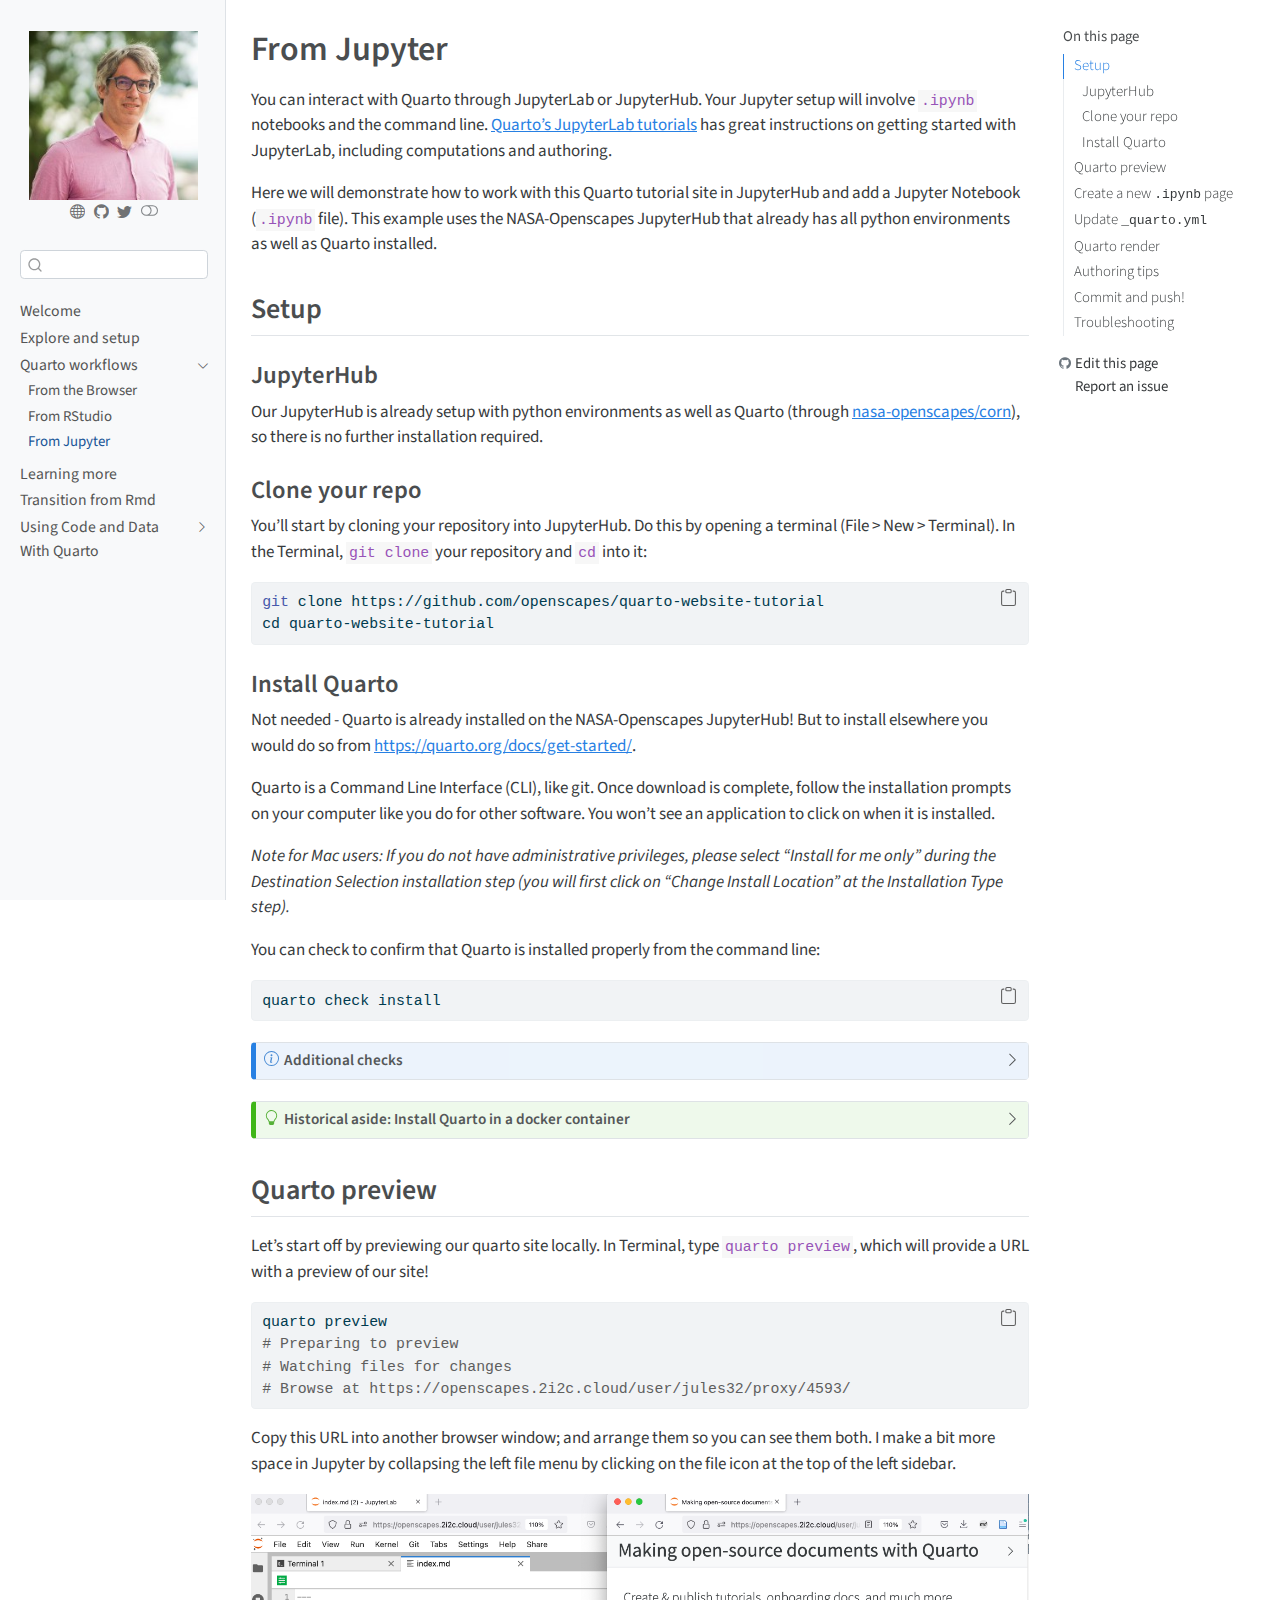
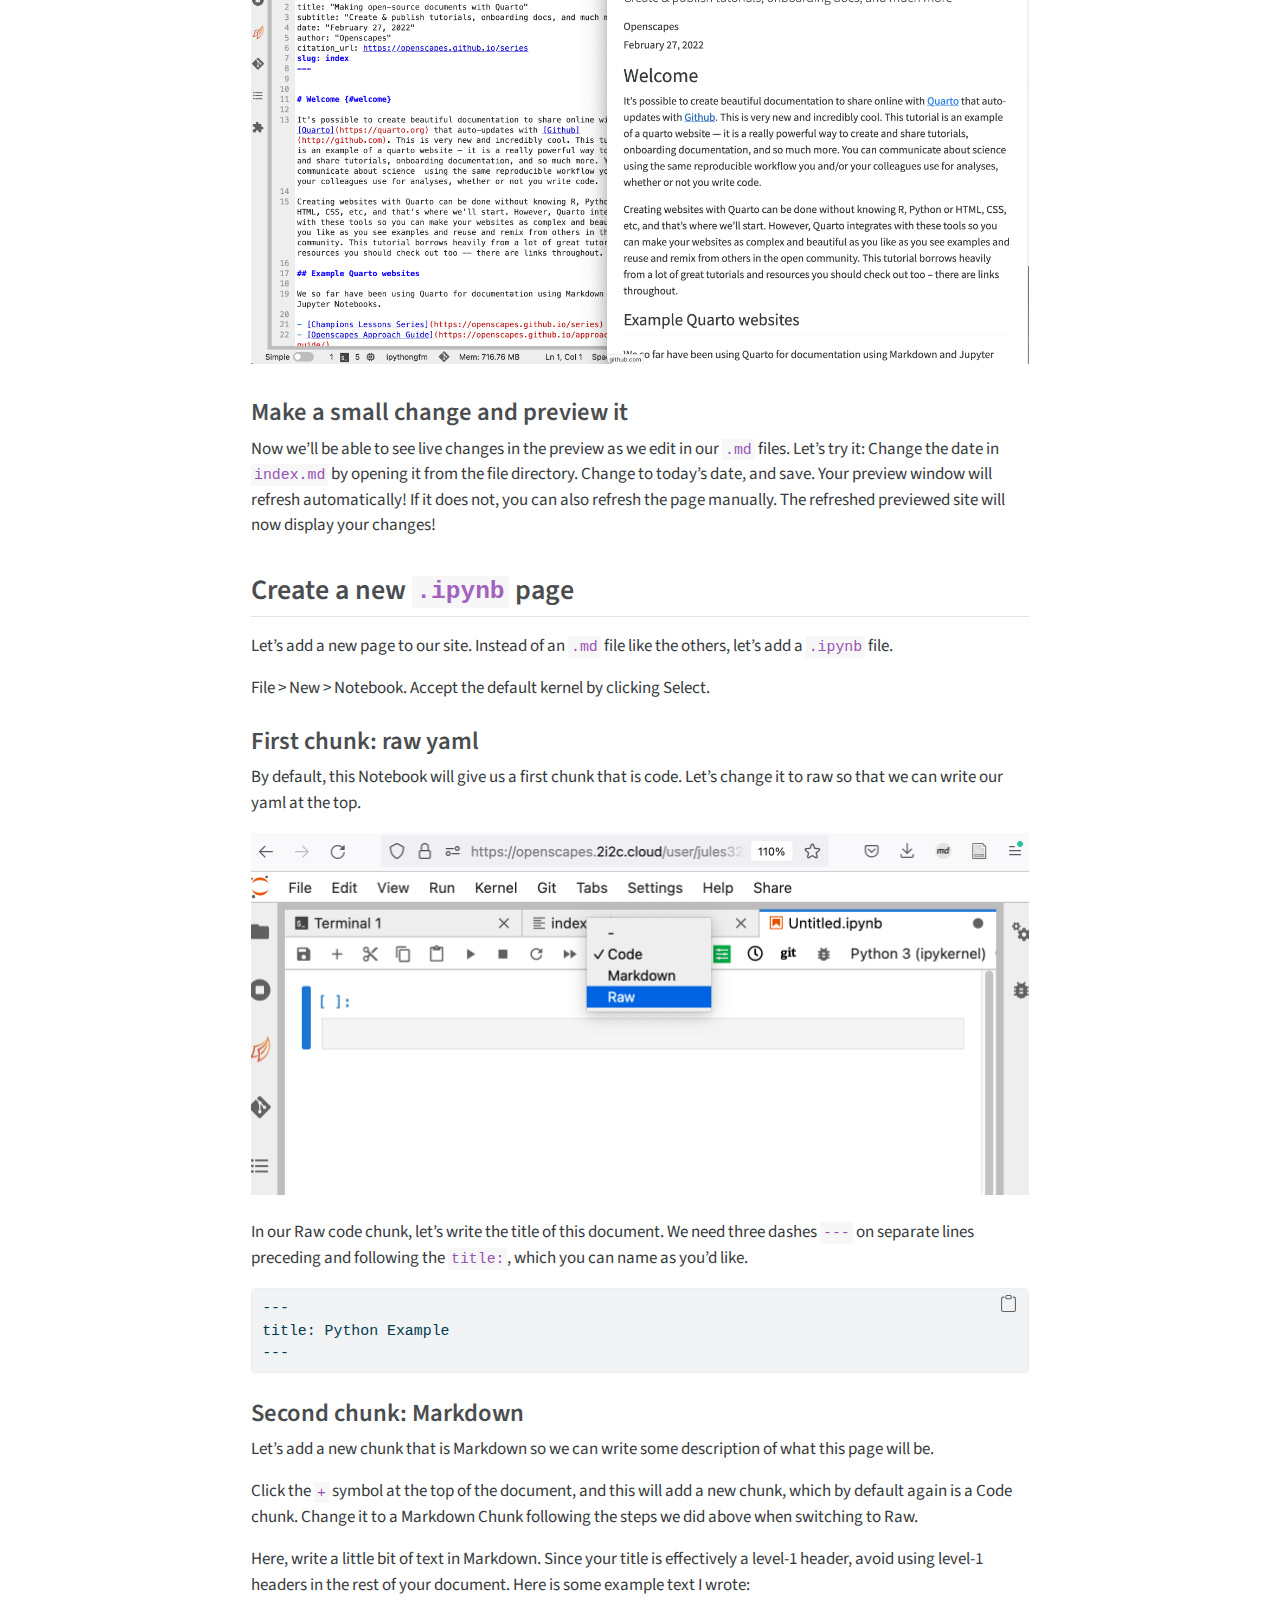
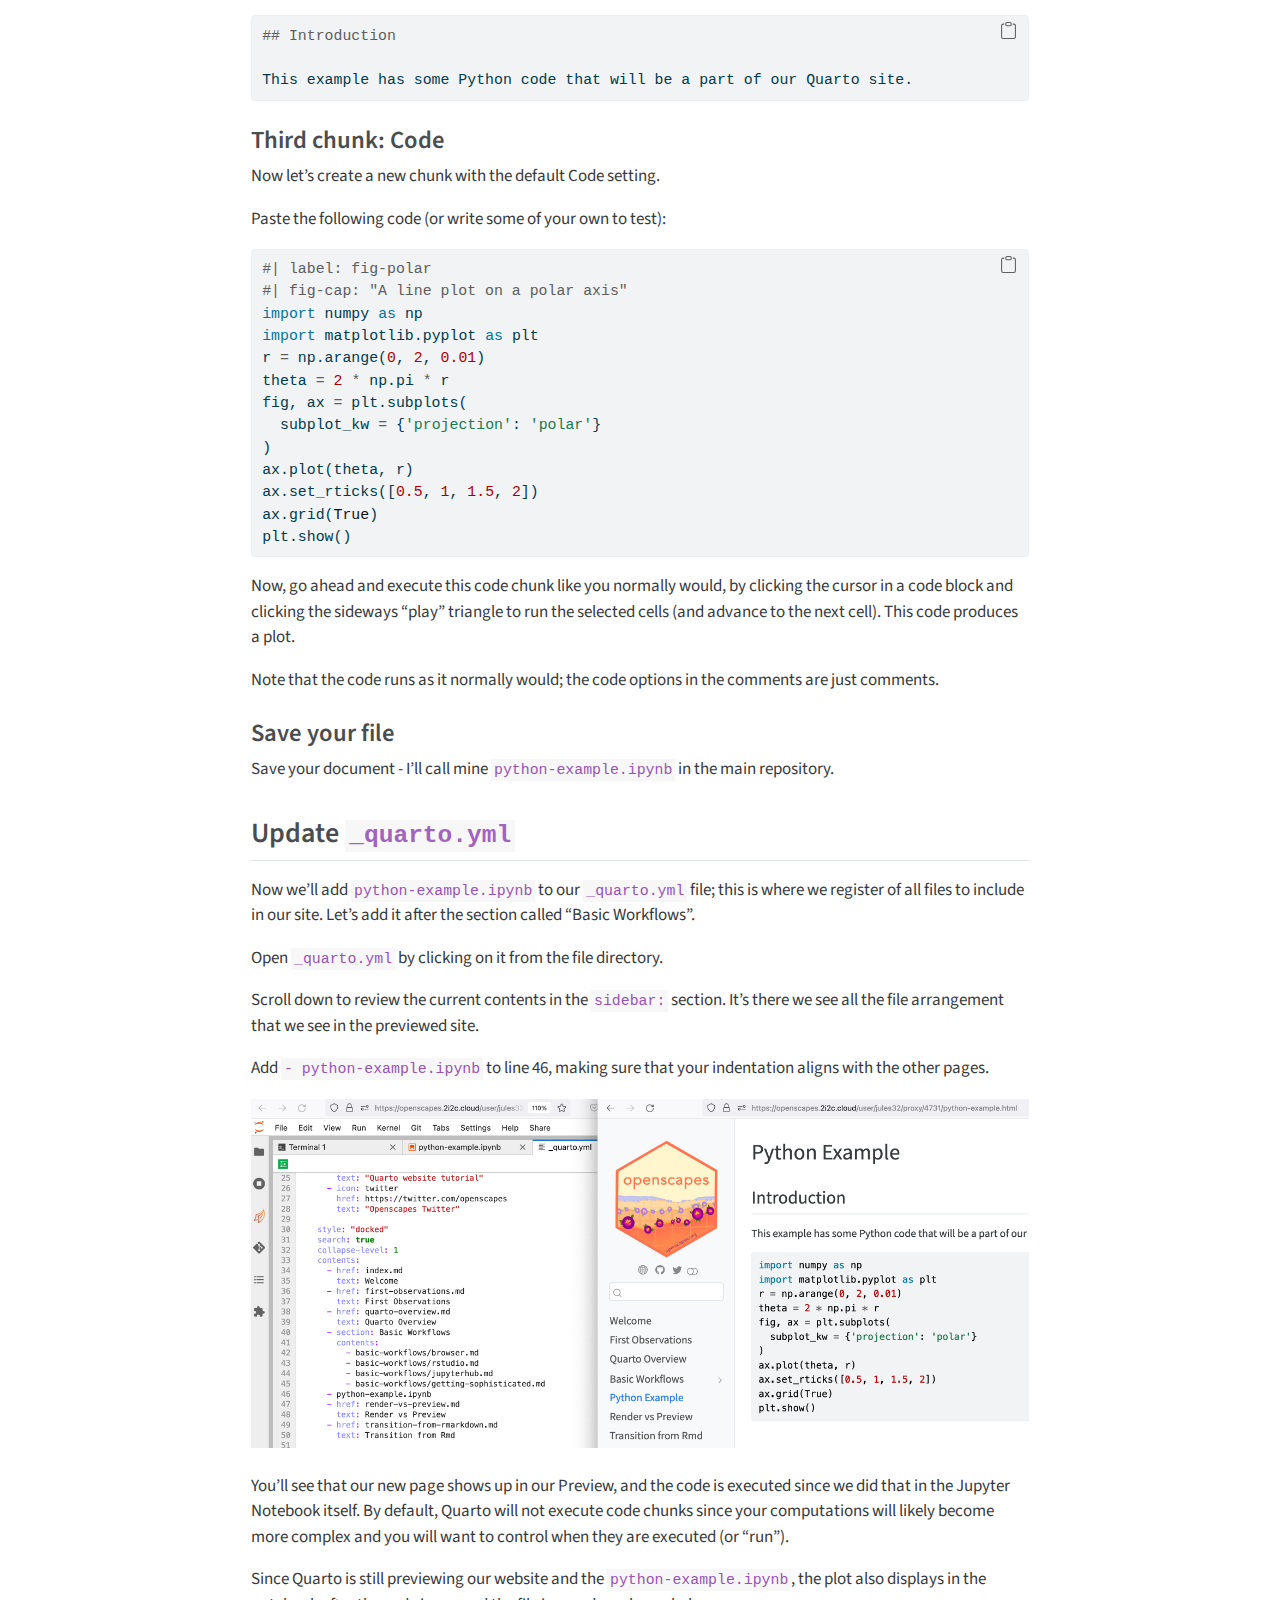
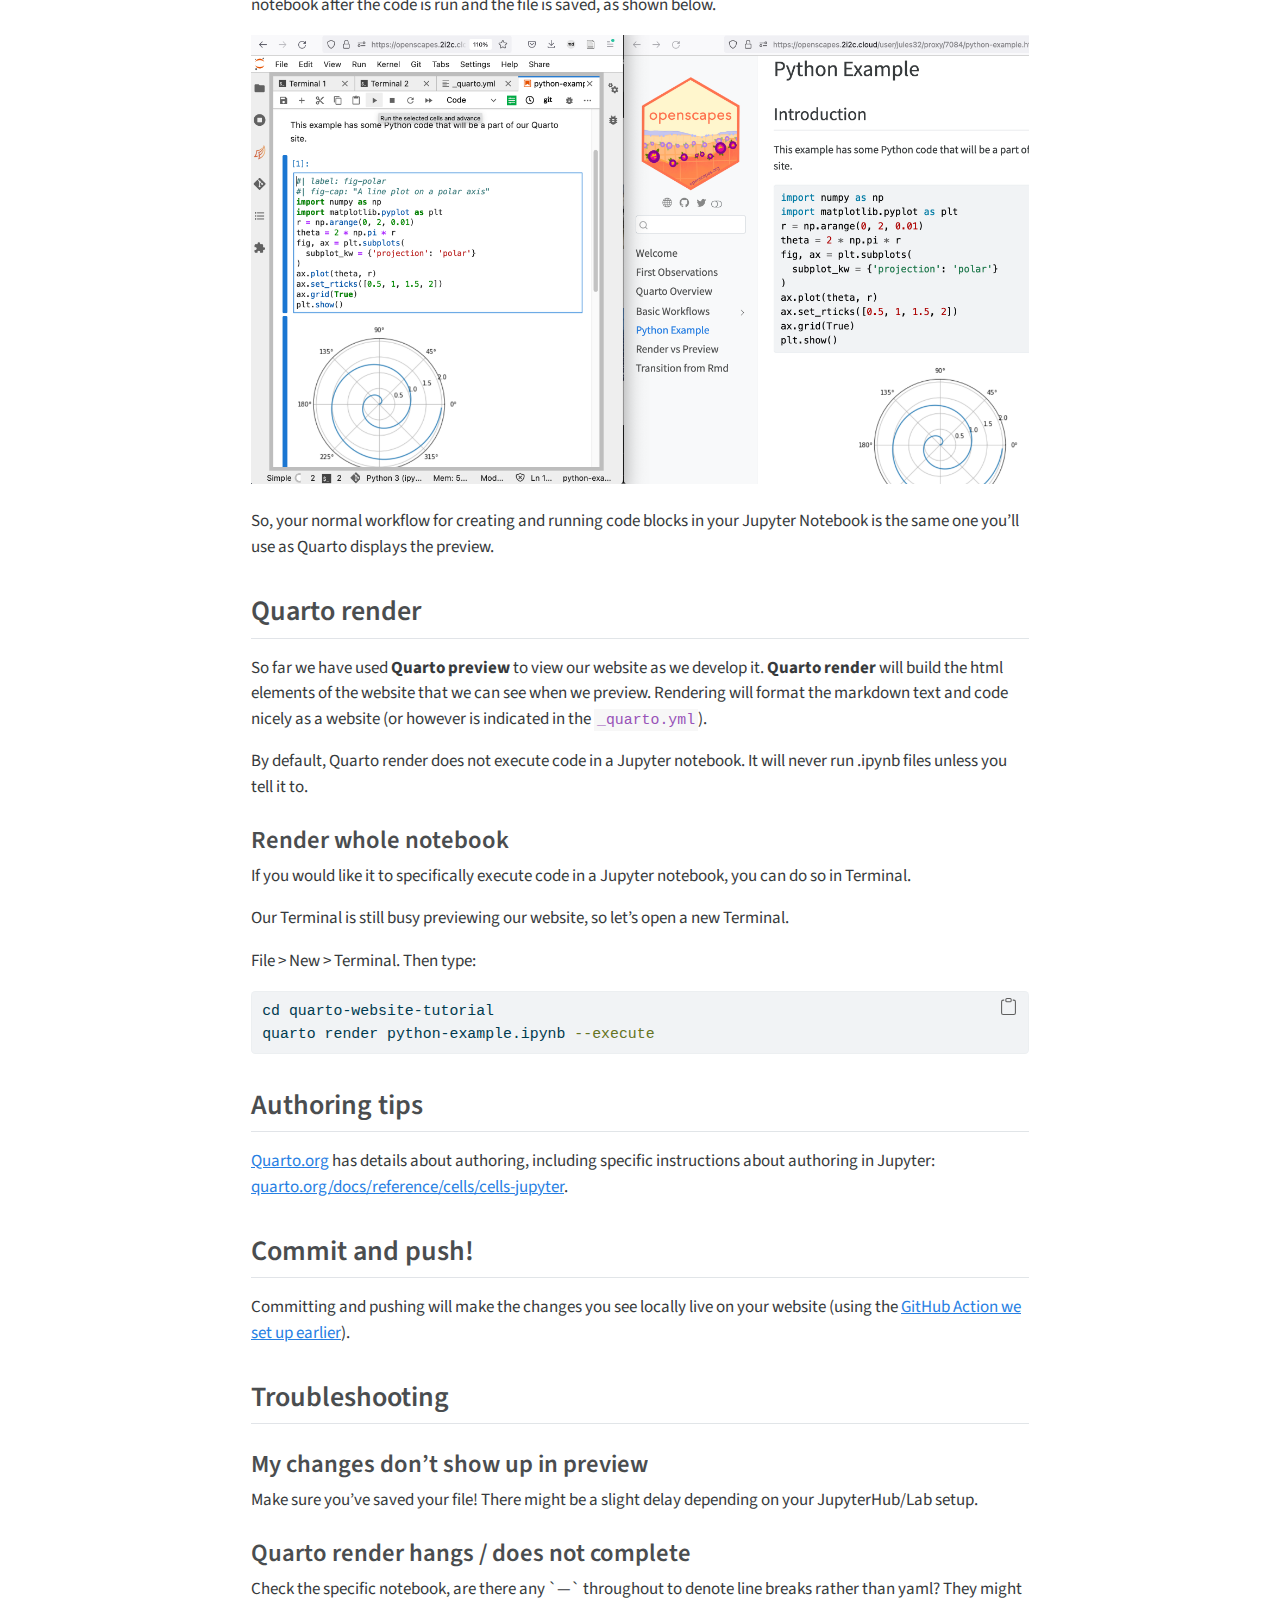
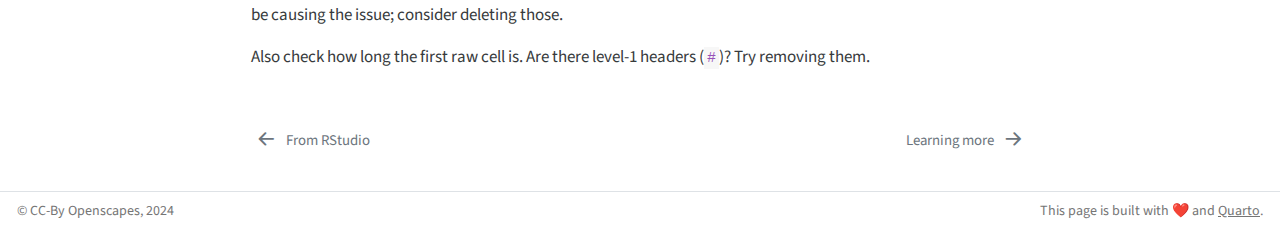
<file: quarto-workflows/jupyter.html>
<!DOCTYPE html>
<html xmlns="http://www.w3.org/1999/xhtml" lang="en" xml:lang="en"><head>

<meta charset="utf-8">
<meta name="generator" content="quarto-1.3.450">

<meta name="viewport" content="width=device-width, initial-scale=1.0, user-scalable=yes">


<title>Making sharable documents with Quarto - From Jupyter</title>
<style>
code{white-space: pre-wrap;}
span.smallcaps{font-variant: small-caps;}
div.columns{display: flex; gap: min(4vw, 1.5em);}
div.column{flex: auto; overflow-x: auto;}
div.hanging-indent{margin-left: 1.5em; text-indent: -1.5em;}
ul.task-list{list-style: none;}
ul.task-list li input[type="checkbox"] {
  width: 0.8em;
  margin: 0 0.8em 0.2em -1em; /* quarto-specific, see https://github.com/quarto-dev/quarto-cli/issues/4556 */ 
  vertical-align: middle;
}
/* CSS for syntax highlighting */
pre > code.sourceCode { white-space: pre; position: relative; }
pre > code.sourceCode > span { display: inline-block; line-height: 1.25; }
pre > code.sourceCode > span:empty { height: 1.2em; }
.sourceCode { overflow: visible; }
code.sourceCode > span { color: inherit; text-decoration: inherit; }
div.sourceCode { margin: 1em 0; }
pre.sourceCode { margin: 0; }
@media screen {
div.sourceCode { overflow: auto; }
}
@media print {
pre > code.sourceCode { white-space: pre-wrap; }
pre > code.sourceCode > span { text-indent: -5em; padding-left: 5em; }
}
pre.numberSource code
  { counter-reset: source-line 0; }
pre.numberSource code > span
  { position: relative; left: -4em; counter-increment: source-line; }
pre.numberSource code > span > a:first-child::before
  { content: counter(source-line);
    position: relative; left: -1em; text-align: right; vertical-align: baseline;
    border: none; display: inline-block;
    -webkit-touch-callout: none; -webkit-user-select: none;
    -khtml-user-select: none; -moz-user-select: none;
    -ms-user-select: none; user-select: none;
    padding: 0 4px; width: 4em;
  }
pre.numberSource { margin-left: 3em;  padding-left: 4px; }
div.sourceCode
  {   }
@media screen {
pre > code.sourceCode > span > a:first-child::before { text-decoration: underline; }
}
</style>


<script src="../site_libs/quarto-nav/quarto-nav.js"></script>
<script src="../site_libs/clipboard/clipboard.min.js"></script>
<script src="../site_libs/quarto-search/autocomplete.umd.js"></script>
<script src="../site_libs/quarto-search/fuse.min.js"></script>
<script src="../site_libs/quarto-search/quarto-search.js"></script>
<meta name="quarto:offset" content="../">
<link href="../learning-more.html" rel="next">
<link href="../quarto-workflows/rstudio.html" rel="prev">
<script src="../site_libs/quarto-html/quarto.js"></script>
<script src="../site_libs/quarto-html/popper.min.js"></script>
<script src="../site_libs/quarto-html/tippy.umd.min.js"></script>
<script src="../site_libs/quarto-html/anchor.min.js"></script>
<link href="../site_libs/quarto-html/tippy.css" rel="stylesheet">
<link href="../site_libs/quarto-html/quarto-syntax-highlighting.css" rel="stylesheet" class="quarto-color-scheme" id="quarto-text-highlighting-styles">
<link href="../site_libs/quarto-html/quarto-syntax-highlighting-dark.css" rel="prefetch" class="quarto-color-scheme quarto-color-alternate" id="quarto-text-highlighting-styles">
<script src="../site_libs/bootstrap/bootstrap.min.js"></script>
<link href="../site_libs/bootstrap/bootstrap-icons.css" rel="stylesheet">
<link href="../site_libs/bootstrap/bootstrap.min.css" rel="stylesheet" class="quarto-color-scheme" id="quarto-bootstrap" data-mode="light">
<link href="../site_libs/bootstrap/bootstrap-dark.min.css" rel="prefetch" class="quarto-color-scheme quarto-color-alternate" id="quarto-bootstrap" data-mode="light">
<script id="quarto-search-options" type="application/json">{
  "location": "sidebar",
  "copy-button": false,
  "collapse-after": 3,
  "panel-placement": "start",
  "type": "textbox",
  "limit": 20,
  "language": {
    "search-no-results-text": "No results",
    "search-matching-documents-text": "matching documents",
    "search-copy-link-title": "Copy link to search",
    "search-hide-matches-text": "Hide additional matches",
    "search-more-match-text": "more match in this document",
    "search-more-matches-text": "more matches in this document",
    "search-clear-button-title": "Clear",
    "search-detached-cancel-button-title": "Cancel",
    "search-submit-button-title": "Submit",
    "search-label": "Search"
  }
}</script>


</head>

<body class="nav-sidebar docked">

<div id="quarto-search-results"></div>
  <header id="quarto-header" class="headroom fixed-top">
  <nav class="quarto-secondary-nav">
    <div class="container-fluid d-flex">
      <button type="button" class="quarto-btn-toggle btn" data-bs-toggle="collapse" data-bs-target="#quarto-sidebar,#quarto-sidebar-glass" aria-controls="quarto-sidebar" aria-expanded="false" aria-label="Toggle sidebar navigation" onclick="if (window.quartoToggleHeadroom) { window.quartoToggleHeadroom(); }">
        <i class="bi bi-layout-text-sidebar-reverse"></i>
      </button>
      <nav class="quarto-page-breadcrumbs" aria-label="breadcrumb"><ol class="breadcrumb"><li class="breadcrumb-item"><a href="../quarto-workflows/index.html">Quarto workflows</a></li><li class="breadcrumb-item"><a href="../quarto-workflows/jupyter.html">From Jupyter</a></li></ol></nav>
      <a class="flex-grow-1" role="button" data-bs-toggle="collapse" data-bs-target="#quarto-sidebar,#quarto-sidebar-glass" aria-controls="quarto-sidebar" aria-expanded="false" aria-label="Toggle sidebar navigation" onclick="if (window.quartoToggleHeadroom) { window.quartoToggleHeadroom(); }">      
      </a>
      <button type="button" class="btn quarto-search-button" aria-label="" onclick="window.quartoOpenSearch();">
        <i class="bi bi-search"></i>
      </button>
    </div>
  </nav>
</header>
<!-- content -->
<div id="quarto-content" class="quarto-container page-columns page-rows-contents page-layout-article">
<!-- sidebar -->
  <nav id="quarto-sidebar" class="sidebar collapse collapse-horizontal sidebar-navigation docked overflow-auto">
    <div class="pt-lg-2 mt-2 text-center sidebar-header">
      <a href="../index.html" class="sidebar-logo-link">
      <img src="../images/gerken.jpg" alt="" class="sidebar-logo py-0 d-lg-inline d-none">
      </a>
      <div class="sidebar-tools-main tools-wide">
    <a href="https://openscapes.org" rel="" title="Openscapes.org" class="quarto-navigation-tool px-1" aria-label="Openscapes.org"><i class="bi bi-globe"></i></a>
    <a href="https://github.com/TobGerken/quarto-website-tutorial" rel="" title="Quarto website tutorial" class="quarto-navigation-tool px-1" aria-label="Quarto website tutorial"><i class="bi bi-github"></i></a>
    <a href="https://twitter.com/openscapes" rel="" title="Openscapes Twitter" class="quarto-navigation-tool px-1" aria-label="Openscapes Twitter"><i class="bi bi-twitter"></i></a>
  <a href="" class="quarto-color-scheme-toggle quarto-navigation-tool  px-1" onclick="window.quartoToggleColorScheme(); return false;" title="Toggle dark mode"><i class="bi"></i></a>
</div>
      </div>
        <div class="mt-2 flex-shrink-0 align-items-center">
        <div class="sidebar-search">
        <div id="quarto-search" class="" title="Search"></div>
        </div>
        </div>
    <div class="sidebar-menu-container"> 
    <ul class="list-unstyled mt-1">
        <li class="sidebar-item">
  <div class="sidebar-item-container"> 
  <a href="../index.html" class="sidebar-item-text sidebar-link">
 <span class="menu-text">Welcome</span></a>
  </div>
</li>
        <li class="sidebar-item">
  <div class="sidebar-item-container"> 
  <a href="../explore.html" class="sidebar-item-text sidebar-link">
 <span class="menu-text">Explore and setup</span></a>
  </div>
</li>
        <li class="sidebar-item sidebar-item-section">
      <div class="sidebar-item-container"> 
            <a href="../quarto-workflows/index.html" class="sidebar-item-text sidebar-link">
 <span class="menu-text">Quarto workflows</span></a>
          <a class="sidebar-item-toggle text-start" data-bs-toggle="collapse" data-bs-target="#quarto-sidebar-section-1" aria-expanded="true" aria-label="Toggle section">
            <i class="bi bi-chevron-right ms-2"></i>
          </a> 
      </div>
      <ul id="quarto-sidebar-section-1" class="collapse list-unstyled sidebar-section depth1 show">  
          <li class="sidebar-item">
  <div class="sidebar-item-container"> 
  <a href="../quarto-workflows/browser.html" class="sidebar-item-text sidebar-link">
 <span class="menu-text">From the Browser</span></a>
  </div>
</li>
          <li class="sidebar-item">
  <div class="sidebar-item-container"> 
  <a href="../quarto-workflows/rstudio.html" class="sidebar-item-text sidebar-link">
 <span class="menu-text">From RStudio</span></a>
  </div>
</li>
          <li class="sidebar-item">
  <div class="sidebar-item-container"> 
  <a href="../quarto-workflows/jupyter.html" class="sidebar-item-text sidebar-link active">
 <span class="menu-text">From Jupyter</span></a>
  </div>
</li>
      </ul>
  </li>
        <li class="sidebar-item">
  <div class="sidebar-item-container"> 
  <a href="../learning-more.html" class="sidebar-item-text sidebar-link">
 <span class="menu-text">Learning more</span></a>
  </div>
</li>
        <li class="sidebar-item">
  <div class="sidebar-item-container"> 
  <a href="../transition-from-rmarkdown.html" class="sidebar-item-text sidebar-link">
 <span class="menu-text">Transition from Rmd</span></a>
  </div>
</li>
        <li class="sidebar-item sidebar-item-section">
      <div class="sidebar-item-container"> 
            <a href="../quarto-code/index.html" class="sidebar-item-text sidebar-link">
 <span class="menu-text">Using Code and Data With Quarto</span></a>
          <a class="sidebar-item-toggle text-start collapsed" data-bs-toggle="collapse" data-bs-target="#quarto-sidebar-section-2" aria-expanded="false" aria-label="Toggle section">
            <i class="bi bi-chevron-right ms-2"></i>
          </a> 
      </div>
      <ul id="quarto-sidebar-section-2" class="collapse list-unstyled sidebar-section depth1 ">  
          <li class="sidebar-item">
  <div class="sidebar-item-container"> 
  <a href="../quarto-code/ojs.html" class="sidebar-item-text sidebar-link">
 <span class="menu-text">OJS Example</span></a>
  </div>
</li>
          <li class="sidebar-item">
  <div class="sidebar-item-container"> 
  <a href="../quarto-code/python_example.html" class="sidebar-item-text sidebar-link">
 <span class="menu-text">Most basic notebook</span></a>
  </div>
</li>
          <li class="sidebar-item">
  <div class="sidebar-item-container"> 
  <a href="../quarto-code/quarto_python.html" class="sidebar-item-text sidebar-link">
 <span class="menu-text">Python Example in QMD</span></a>
  </div>
</li>
      </ul>
  </li>
    </ul>
    </div>
</nav>
<div id="quarto-sidebar-glass" data-bs-toggle="collapse" data-bs-target="#quarto-sidebar,#quarto-sidebar-glass"></div>
<!-- margin-sidebar -->
    <div id="quarto-margin-sidebar" class="sidebar margin-sidebar">
        <nav id="TOC" role="doc-toc" class="toc-active">
    <h2 id="toc-title">On this page</h2>
   
  <ul>
  <li><a href="#setup" id="toc-setup" class="nav-link active" data-scroll-target="#setup">Setup</a>
  <ul class="collapse">
  <li><a href="#jupyterhub" id="toc-jupyterhub" class="nav-link" data-scroll-target="#jupyterhub">JupyterHub</a></li>
  <li><a href="#clone-your-repo" id="toc-clone-your-repo" class="nav-link" data-scroll-target="#clone-your-repo">Clone your repo</a></li>
  <li><a href="#install-quarto" id="toc-install-quarto" class="nav-link" data-scroll-target="#install-quarto">Install Quarto</a></li>
  </ul></li>
  <li><a href="#quarto-preview" id="toc-quarto-preview" class="nav-link" data-scroll-target="#quarto-preview">Quarto preview</a>
  <ul class="collapse">
  <li><a href="#make-a-small-change-and-preview-it" id="toc-make-a-small-change-and-preview-it" class="nav-link" data-scroll-target="#make-a-small-change-and-preview-it">Make a small change and preview it</a></li>
  </ul></li>
  <li><a href="#create-a-new-.ipynb-page" id="toc-create-a-new-.ipynb-page" class="nav-link" data-scroll-target="#create-a-new-.ipynb-page">Create a new <code>.ipynb</code> page</a>
  <ul class="collapse">
  <li><a href="#first-chunk-raw-yaml" id="toc-first-chunk-raw-yaml" class="nav-link" data-scroll-target="#first-chunk-raw-yaml">First chunk: raw yaml</a></li>
  <li><a href="#second-chunk-markdown" id="toc-second-chunk-markdown" class="nav-link" data-scroll-target="#second-chunk-markdown">Second chunk: Markdown</a></li>
  <li><a href="#third-chunk-code" id="toc-third-chunk-code" class="nav-link" data-scroll-target="#third-chunk-code">Third chunk: Code</a></li>
  <li><a href="#save-your-file" id="toc-save-your-file" class="nav-link" data-scroll-target="#save-your-file">Save your file</a></li>
  </ul></li>
  <li><a href="#update-_quarto.yml" id="toc-update-_quarto.yml" class="nav-link" data-scroll-target="#update-_quarto.yml">Update <code>_quarto.yml</code></a></li>
  <li><a href="#quarto-render" id="toc-quarto-render" class="nav-link" data-scroll-target="#quarto-render">Quarto render</a>
  <ul class="collapse">
  <li><a href="#render-whole-notebook" id="toc-render-whole-notebook" class="nav-link" data-scroll-target="#render-whole-notebook">Render whole notebook</a></li>
  </ul></li>
  <li><a href="#authoring-tips" id="toc-authoring-tips" class="nav-link" data-scroll-target="#authoring-tips">Authoring tips</a></li>
  <li><a href="#commit-and-push" id="toc-commit-and-push" class="nav-link" data-scroll-target="#commit-and-push">Commit and push!</a></li>
  <li><a href="#troubleshooting" id="toc-troubleshooting" class="nav-link" data-scroll-target="#troubleshooting">Troubleshooting</a>
  <ul class="collapse">
  <li><a href="#my-changes-dont-show-up-in-preview" id="toc-my-changes-dont-show-up-in-preview" class="nav-link" data-scroll-target="#my-changes-dont-show-up-in-preview">My changes don’t show up in preview</a></li>
  <li><a href="#quarto-render-hangs-does-not-complete" id="toc-quarto-render-hangs-does-not-complete" class="nav-link" data-scroll-target="#quarto-render-hangs-does-not-complete">Quarto render hangs / does not complete</a></li>
  </ul></li>
  </ul>
<div class="toc-actions"><div><i class="bi bi-github"></i></div><div class="action-links"><p><a href="https://github.com/TobGerken/quarto-website-tutorial/edit/main/quarto-workflows/jupyter.md" class="toc-action">Edit this page</a></p><p><a href="https://github.com/TobGerken/quarto-website-tutorial/issues/new" class="toc-action">Report an issue</a></p></div></div></nav>
    </div>
<!-- main -->
<main class="content" id="quarto-document-content">

<header id="title-block-header" class="quarto-title-block default">
<div class="quarto-title">
<h1 class="title">From Jupyter</h1>
</div>



<div class="quarto-title-meta">

    
  
    
  </div>
  

</header>

<p>You can interact with Quarto through JupyterLab or JupyterHub. Your Jupyter setup will involve <code>.ipynb</code> notebooks and the command line. <a href="https://quarto.org/docs/get-started/hello/jupyter.html">Quarto’s JupyterLab tutorials</a> has great instructions on getting started with JupyterLab, including computations and authoring.</p>
<p>Here we will demonstrate how to work with this Quarto tutorial site in JupyterHub and add a Jupyter Notebook (<code>.ipynb</code> file). This example uses the NASA-Openscapes JupyterHub that already has all python environments as well as Quarto installed.</p>
<section id="setup" class="level2">
<h2 class="anchored" data-anchor-id="setup">Setup</h2>
<section id="jupyterhub" class="level3">
<h3 class="anchored" data-anchor-id="jupyterhub">JupyterHub</h3>
<p>Our JupyterHub is already setup with python environments as well as Quarto (through <a href="https://github.com/nasa-openscapes/corn">nasa-openscapes/corn</a>), so there is no further installation required.</p>
</section>
<section id="clone-your-repo" class="level3">
<h3 class="anchored" data-anchor-id="clone-your-repo">Clone your repo</h3>
<p>You’ll start by cloning your repository into JupyterHub. Do this by opening a terminal (File &gt; New &gt; Terminal). In the Terminal, <code>git clone</code> your repository and <code>cd</code> into it:</p>
<div class="sourceCode" id="cb1"><pre class="sourceCode bash code-with-copy"><code class="sourceCode bash"><span id="cb1-1"><a href="#cb1-1" aria-hidden="true" tabindex="-1"></a><span class="fu">git</span> clone https://github.com/openscapes/quarto-website-tutorial</span>
<span id="cb1-2"><a href="#cb1-2" aria-hidden="true" tabindex="-1"></a><span class="bu">cd</span> quarto-website-tutorial</span></code><button title="Copy to Clipboard" class="code-copy-button"><i class="bi"></i></button></pre></div>
</section>
<section id="install-quarto" class="level3">
<h3 class="anchored" data-anchor-id="install-quarto">Install Quarto</h3>
<p>Not needed - Quarto is already installed on the NASA-Openscapes JupyterHub! But to install elsewhere you would do so from <a href="https://quarto.org/docs/get-started/" class="uri">https://quarto.org/docs/get-started/</a>.</p>
<p>Quarto is a Command Line Interface (CLI), like git. Once download is complete, follow the installation prompts on your computer like you do for other software. You won’t see an application to click on when it is installed.</p>
<p><em>Note for Mac users: If you do not have administrative privileges, please select “Install for me only” during the Destination Selection installation step (you will first click on “Change Install Location” at the Installation Type step).</em></p>
<p>You can check to confirm that Quarto is installed properly from the command line:</p>
<div class="sourceCode" id="cb2"><pre class="sourceCode bash code-with-copy"><code class="sourceCode bash"><span id="cb2-1"><a href="#cb2-1" aria-hidden="true" tabindex="-1"></a><span class="ex">quarto</span> check install</span></code><button title="Copy to Clipboard" class="code-copy-button"><i class="bi"></i></button></pre></div>
<div class="callout callout-style-default callout-note callout-titled">
<div class="callout-header d-flex align-content-center" data-bs-toggle="collapse" data-bs-target=".callout-1-contents" aria-controls="callout-1" aria-expanded="false" aria-label="Toggle callout">
<div class="callout-icon-container">
<i class="callout-icon"></i>
</div>
<div class="callout-title-container flex-fill">
Additional checks
</div>
<div class="callout-btn-toggle d-inline-block border-0 py-1 ps-1 pe-0 float-end"><i class="callout-toggle"></i></div>
</div>
<div id="callout-1" class="callout-1-contents callout-collapse collapse">
<div class="callout-body-container callout-body">
<p>You can also run:</p>
<ul>
<li><code>quarto check knitr</code> to locate R, verify we have the rmarkdown package, and do a basic render</li>
<li><code>quarto check jupyter</code> to locate Python, verify we have Jupyter, and do a basic render</li>
<li><code>quarto check</code> to run all of these checks together</li>
</ul>
</div>
</div>
</div>
<div class="callout callout-style-default callout-tip callout-titled">
<div class="callout-header d-flex align-content-center" data-bs-toggle="collapse" data-bs-target=".callout-2-contents" aria-controls="callout-2" aria-expanded="false" aria-label="Toggle callout">
<div class="callout-icon-container">
<i class="callout-icon"></i>
</div>
<div class="callout-title-container flex-fill">
Historical aside: Install Quarto in a docker container
</div>
<div class="callout-btn-toggle d-inline-block border-0 py-1 ps-1 pe-0 float-end"><i class="callout-toggle"></i></div>
</div>
<div id="callout-2" class="callout-2-contents callout-collapse collapse">
<div class="callout-body-container callout-body">
<p>In Summer 2021 some NASA Mentors trying to install quarto locally was not an option, but they were able to install it inside a container using the following <code>Dockerfile</code>:</p>
<div class="sourceCode" id="cb3"><pre class="sourceCode bash code-with-copy"><code class="sourceCode bash"><span id="cb3-1"><a href="#cb3-1" aria-hidden="true" tabindex="-1"></a><span class="co">#| fold: true</span></span>
<span id="cb3-2"><a href="#cb3-2" aria-hidden="true" tabindex="-1"></a><span class="co">#| summary: "Show the Dockerfile"</span></span>
<span id="cb3-3"><a href="#cb3-3" aria-hidden="true" tabindex="-1"></a></span>
<span id="cb3-4"><a href="#cb3-4" aria-hidden="true" tabindex="-1"></a><span class="co">##############################</span></span>
<span id="cb3-5"><a href="#cb3-5" aria-hidden="true" tabindex="-1"></a><span class="co"># This Dockerfile installs quarto and then runs quarto serve against the</span></span>
<span id="cb3-6"><a href="#cb3-6" aria-hidden="true" tabindex="-1"></a><span class="co"># internal /home/quarto/to_serve.</span></span>
<span id="cb3-7"><a href="#cb3-7" aria-hidden="true" tabindex="-1"></a><span class="co">#</span></span>
<span id="cb3-8"><a href="#cb3-8" aria-hidden="true" tabindex="-1"></a><span class="co"># BUILD</span></span>
<span id="cb3-9"><a href="#cb3-9" aria-hidden="true" tabindex="-1"></a><span class="co"># -----</span></span>
<span id="cb3-10"><a href="#cb3-10" aria-hidden="true" tabindex="-1"></a><span class="co"># To build this container, run</span></span>
<span id="cb3-11"><a href="#cb3-11" aria-hidden="true" tabindex="-1"></a><span class="co">#</span></span>
<span id="cb3-12"><a href="#cb3-12" aria-hidden="true" tabindex="-1"></a><span class="co">#     docker build -t quarto_serve .</span></span>
<span id="cb3-13"><a href="#cb3-13" aria-hidden="true" tabindex="-1"></a><span class="co">#</span></span>
<span id="cb3-14"><a href="#cb3-14" aria-hidden="true" tabindex="-1"></a><span class="co"># Add the --no-cache option to force docker to build fresh and get the most</span></span>
<span id="cb3-15"><a href="#cb3-15" aria-hidden="true" tabindex="-1"></a><span class="co"># recent version of quarto.</span></span>
<span id="cb3-16"><a href="#cb3-16" aria-hidden="true" tabindex="-1"></a><span class="co">#</span></span>
<span id="cb3-17"><a href="#cb3-17" aria-hidden="true" tabindex="-1"></a><span class="co">#</span></span>
<span id="cb3-18"><a href="#cb3-18" aria-hidden="true" tabindex="-1"></a><span class="co"># RUN</span></span>
<span id="cb3-19"><a href="#cb3-19" aria-hidden="true" tabindex="-1"></a><span class="co"># ---</span></span>
<span id="cb3-20"><a href="#cb3-20" aria-hidden="true" tabindex="-1"></a><span class="co"># 1. Find the directory you want quarto to serve. Let's call this /PATH/TO/earthdata-cloud-cookbook.</span></span>
<span id="cb3-21"><a href="#cb3-21" aria-hidden="true" tabindex="-1"></a><span class="co"># 2. Run docker:</span></span>
<span id="cb3-22"><a href="#cb3-22" aria-hidden="true" tabindex="-1"></a><span class="co">#</span></span>
<span id="cb3-23"><a href="#cb3-23" aria-hidden="true" tabindex="-1"></a><span class="co">#     docker run --rm -it -p 4848:4848 -v /PATH/TO/earthdata-cloud-cookbook:/home/quarto/to_serve quarto_serve</span></span>
<span id="cb3-24"><a href="#cb3-24" aria-hidden="true" tabindex="-1"></a><span class="co">#</span></span>
<span id="cb3-25"><a href="#cb3-25" aria-hidden="true" tabindex="-1"></a><span class="co"># 3. Open your browser and go to http://127.0.0.1:4848/</span></span>
<span id="cb3-26"><a href="#cb3-26" aria-hidden="true" tabindex="-1"></a><span class="co">#</span></span>
<span id="cb3-27"><a href="#cb3-27" aria-hidden="true" tabindex="-1"></a><span class="co">##############################</span></span>
<span id="cb3-28"><a href="#cb3-28" aria-hidden="true" tabindex="-1"></a></span>
<span id="cb3-29"><a href="#cb3-29" aria-hidden="true" tabindex="-1"></a><span class="ex">FROM</span> ubuntu:hirsute</span>
<span id="cb3-30"><a href="#cb3-30" aria-hidden="true" tabindex="-1"></a></span>
<span id="cb3-31"><a href="#cb3-31" aria-hidden="true" tabindex="-1"></a><span class="co">######</span></span>
<span id="cb3-32"><a href="#cb3-32" aria-hidden="true" tabindex="-1"></a><span class="co"># Install some command line tools we'll need</span></span>
<span id="cb3-33"><a href="#cb3-33" aria-hidden="true" tabindex="-1"></a><span class="co">######</span></span>
<span id="cb3-34"><a href="#cb3-34" aria-hidden="true" tabindex="-1"></a><span class="ex">RUN</span> apt-get update</span>
<span id="cb3-35"><a href="#cb3-35" aria-hidden="true" tabindex="-1"></a><span class="ex">RUN</span> apt-get <span class="at">-y</span> install wget</span>
<span id="cb3-36"><a href="#cb3-36" aria-hidden="true" tabindex="-1"></a><span class="ex">RUN</span> apt-get <span class="at">-y</span> install gdebi-core</span>
<span id="cb3-37"><a href="#cb3-37" aria-hidden="true" tabindex="-1"></a><span class="ex">RUN</span> apt-get <span class="at">-y</span> install git</span>
<span id="cb3-38"><a href="#cb3-38" aria-hidden="true" tabindex="-1"></a></span>
<span id="cb3-39"><a href="#cb3-39" aria-hidden="true" tabindex="-1"></a></span>
<span id="cb3-40"><a href="#cb3-40" aria-hidden="true" tabindex="-1"></a><span class="co">######</span></span>
<span id="cb3-41"><a href="#cb3-41" aria-hidden="true" tabindex="-1"></a><span class="co"># Install quarto (https://quarto.org/)</span></span>
<span id="cb3-42"><a href="#cb3-42" aria-hidden="true" tabindex="-1"></a><span class="co">######</span></span>
<span id="cb3-43"><a href="#cb3-43" aria-hidden="true" tabindex="-1"></a></span>
<span id="cb3-44"><a href="#cb3-44" aria-hidden="true" tabindex="-1"></a><span class="co"># This is a quick and dirty way of getting the newest version number from</span></span>
<span id="cb3-45"><a href="#cb3-45" aria-hidden="true" tabindex="-1"></a><span class="co"># https://github.com/quarto-dev/quarto-cli/releases/latest. What's happening is</span></span>
<span id="cb3-46"><a href="#cb3-46" aria-hidden="true" tabindex="-1"></a><span class="co"># we're pulling the version number out of the redirect URL. This will end up</span></span>
<span id="cb3-47"><a href="#cb3-47" aria-hidden="true" tabindex="-1"></a><span class="co"># with QVER set to something like 0.2.11.</span></span>
<span id="cb3-48"><a href="#cb3-48" aria-hidden="true" tabindex="-1"></a><span class="ex">RUN</span> QVER=<span class="kw">`</span><span class="fu">wget</span> <span class="at">--max-redirect</span> 0 https://github.com/quarto-dev/quarto-cli/releases/latest <span class="dv">2</span><span class="op">&gt;&amp;</span><span class="dv">1</span> <span class="kw">|</span> <span class="fu">grep</span> <span class="st">"Location"</span> <span class="kw">|</span> <span class="fu">sed</span> <span class="st">'s/L.*tag\/v//'</span> <span class="kw">|</span> <span class="fu">sed</span> <span class="st">'s/ .*//'</span><span class="kw">`</span> <span class="dt">\</span></span>
<span id="cb3-49"><a href="#cb3-49" aria-hidden="true" tabindex="-1"></a>    <span class="kw">&amp;&amp;</span> <span class="fu">wget</span> <span class="at">-O</span> quarto.deb <span class="st">"https://github.com/quarto-dev/quarto-cli/releases/download/v</span><span class="va">$QVER</span><span class="st">/quarto-</span><span class="va">$QVER</span><span class="st">-amd64.deb"</span></span>
<span id="cb3-50"><a href="#cb3-50" aria-hidden="true" tabindex="-1"></a><span class="ex">RUN</span> gdebi <span class="at">-n</span> quarto.deb</span>
<span id="cb3-51"><a href="#cb3-51" aria-hidden="true" tabindex="-1"></a></span>
<span id="cb3-52"><a href="#cb3-52" aria-hidden="true" tabindex="-1"></a><span class="co"># Run this to make sure quarto installed correctly</span></span>
<span id="cb3-53"><a href="#cb3-53" aria-hidden="true" tabindex="-1"></a><span class="ex">RUN</span> quarto check install</span>
<span id="cb3-54"><a href="#cb3-54" aria-hidden="true" tabindex="-1"></a></span>
<span id="cb3-55"><a href="#cb3-55" aria-hidden="true" tabindex="-1"></a></span>
<span id="cb3-56"><a href="#cb3-56" aria-hidden="true" tabindex="-1"></a><span class="co">######</span></span>
<span id="cb3-57"><a href="#cb3-57" aria-hidden="true" tabindex="-1"></a><span class="co"># Create a non-root user called quarto</span></span>
<span id="cb3-58"><a href="#cb3-58" aria-hidden="true" tabindex="-1"></a><span class="co">######</span></span>
<span id="cb3-59"><a href="#cb3-59" aria-hidden="true" tabindex="-1"></a><span class="ex">RUN</span> useradd <span class="at">-ms</span> /bin/bash quarto</span>
<span id="cb3-60"><a href="#cb3-60" aria-hidden="true" tabindex="-1"></a><span class="ex">USER</span> quarto</span>
<span id="cb3-61"><a href="#cb3-61" aria-hidden="true" tabindex="-1"></a><span class="ex">RUN</span> mkdir /home/quarto/to_serve</span>
<span id="cb3-62"><a href="#cb3-62" aria-hidden="true" tabindex="-1"></a><span class="ex">WORKDIR</span> /home/quarto/to_serve</span>
<span id="cb3-63"><a href="#cb3-63" aria-hidden="true" tabindex="-1"></a></span>
<span id="cb3-64"><a href="#cb3-64" aria-hidden="true" tabindex="-1"></a></span>
<span id="cb3-65"><a href="#cb3-65" aria-hidden="true" tabindex="-1"></a><span class="co">######</span></span>
<span id="cb3-66"><a href="#cb3-66" aria-hidden="true" tabindex="-1"></a><span class="co"># Start quarto serve</span></span>
<span id="cb3-67"><a href="#cb3-67" aria-hidden="true" tabindex="-1"></a><span class="co">######</span></span>
<span id="cb3-68"><a href="#cb3-68" aria-hidden="true" tabindex="-1"></a></span>
<span id="cb3-69"><a href="#cb3-69" aria-hidden="true" tabindex="-1"></a><span class="ex">CMD</span> quarto serve <span class="at">--no-browse</span> <span class="at">--host</span> 0.0.0.0 <span class="at">--port</span> 4848</span></code><button title="Copy to Clipboard" class="code-copy-button"><i class="bi"></i></button></pre></div>
</div>
</div>
</div>
</section>
</section>
<section id="quarto-preview" class="level2">
<h2 class="anchored" data-anchor-id="quarto-preview">Quarto preview</h2>
<p>Let’s start off by previewing our quarto site locally. In Terminal, type <code>quarto preview</code>, which will provide a URL with a preview of our site!</p>
<div class="sourceCode" id="cb4"><pre class="sourceCode bash code-with-copy"><code class="sourceCode bash"><span id="cb4-1"><a href="#cb4-1" aria-hidden="true" tabindex="-1"></a><span class="ex">quarto</span> preview</span>
<span id="cb4-2"><a href="#cb4-2" aria-hidden="true" tabindex="-1"></a><span class="co"># Preparing to preview</span></span>
<span id="cb4-3"><a href="#cb4-3" aria-hidden="true" tabindex="-1"></a><span class="co"># Watching files for changes</span></span>
<span id="cb4-4"><a href="#cb4-4" aria-hidden="true" tabindex="-1"></a><span class="co"># Browse at https://openscapes.2i2c.cloud/user/jules32/proxy/4593/</span></span></code><button title="Copy to Clipboard" class="code-copy-button"><i class="bi"></i></button></pre></div>
<p>Copy this URL into another browser window; and arrange them so you can see them both. I make a bit more space in Jupyter by collapsing the left file menu by clicking on the file icon at the top of the left sidebar.</p>
<div class="quarto-figure quarto-figure-center">
<figure class="figure">
<p><img src="images/jupyter-side-by-side.png" class="img-fluid figure-img"></p>
</figure>
</div>
<section id="make-a-small-change-and-preview-it" class="level3">
<h3 class="anchored" data-anchor-id="make-a-small-change-and-preview-it">Make a small change and preview it</h3>
<p>Now we’ll be able to see live changes in the preview as we edit in our <code>.md</code> files. Let’s try it: Change the date in <code>index.md</code> by opening it from the file directory. Change to today’s date, and save. Your preview window will refresh automatically! If it does not, you can also refresh the page manually. The refreshed previewed site will now display your changes!</p>
</section>
</section>
<section id="create-a-new-.ipynb-page" class="level2">
<h2 class="anchored" data-anchor-id="create-a-new-.ipynb-page">Create a new <code>.ipynb</code> page</h2>
<p>Let’s add a new page to our site. Instead of an <code>.md</code> file like the others, let’s add a <code>.ipynb</code> file.</p>
<p>File &gt; New &gt; Notebook. Accept the default kernel by clicking Select.</p>
<section id="first-chunk-raw-yaml" class="level3">
<h3 class="anchored" data-anchor-id="first-chunk-raw-yaml">First chunk: raw yaml</h3>
<p>By default, this Notebook will give us a first chunk that is code. Let’s change it to raw so that we can write our yaml at the top.</p>
<div class="quarto-figure quarto-figure-center">
<figure class="figure">
<p><img src="images/jupyter-raw-chunk.png" class="img-fluid figure-img"></p>
</figure>
</div>
<p>In our Raw code chunk, let’s write the title of this document. We need three dashes <code>---</code> on separate lines preceding and following the <code>title:</code>, which you can name as you’d like.</p>
<div class="sourceCode" id="cb5"><pre class="sourceCode bash code-with-copy"><code class="sourceCode bash"><span id="cb5-1"><a href="#cb5-1" aria-hidden="true" tabindex="-1"></a><span class="ex">---</span></span>
<span id="cb5-2"><a href="#cb5-2" aria-hidden="true" tabindex="-1"></a><span class="ex">title:</span> Python Example</span>
<span id="cb5-3"><a href="#cb5-3" aria-hidden="true" tabindex="-1"></a><span class="ex">---</span></span></code><button title="Copy to Clipboard" class="code-copy-button"><i class="bi"></i></button></pre></div>
</section>
<section id="second-chunk-markdown" class="level3">
<h3 class="anchored" data-anchor-id="second-chunk-markdown">Second chunk: Markdown</h3>
<p>Let’s add a new chunk that is Markdown so we can write some description of what this page will be.</p>
<p>Click the <code>+</code> symbol at the top of the document, and this will add a new chunk, which by default again is a Code chunk. Change it to a Markdown Chunk following the steps we did above when switching to Raw.</p>
<p>Here, write a little bit of text in Markdown. Since your title is effectively a level-1 header, avoid using level-1 headers in the rest of your document. Here is some example text I wrote:</p>
<div class="sourceCode" id="cb6"><pre class="sourceCode bash code-with-copy"><code class="sourceCode bash"><span id="cb6-1"><a href="#cb6-1" aria-hidden="true" tabindex="-1"></a><span class="co">## Introduction</span></span>
<span id="cb6-2"><a href="#cb6-2" aria-hidden="true" tabindex="-1"></a></span>
<span id="cb6-3"><a href="#cb6-3" aria-hidden="true" tabindex="-1"></a><span class="ex">This</span> example has some Python code that will be a part of our Quarto site.</span></code><button title="Copy to Clipboard" class="code-copy-button"><i class="bi"></i></button></pre></div>
</section>
<section id="third-chunk-code" class="level3">
<h3 class="anchored" data-anchor-id="third-chunk-code">Third chunk: Code</h3>
<p>Now let’s create a new chunk with the default Code setting.</p>
<p>Paste the following code (or write some of your own to test):</p>
<div class="sourceCode" id="cb7"><pre class="sourceCode python code-with-copy"><code class="sourceCode python"><span id="cb7-1"><a href="#cb7-1" aria-hidden="true" tabindex="-1"></a><span class="co">#| label: fig-polar</span></span>
<span id="cb7-2"><a href="#cb7-2" aria-hidden="true" tabindex="-1"></a><span class="co">#| fig-cap: "A line plot on a polar axis"</span></span>
<span id="cb7-3"><a href="#cb7-3" aria-hidden="true" tabindex="-1"></a><span class="im">import</span> numpy <span class="im">as</span> np</span>
<span id="cb7-4"><a href="#cb7-4" aria-hidden="true" tabindex="-1"></a><span class="im">import</span> matplotlib.pyplot <span class="im">as</span> plt</span>
<span id="cb7-5"><a href="#cb7-5" aria-hidden="true" tabindex="-1"></a>r <span class="op">=</span> np.arange(<span class="dv">0</span>, <span class="dv">2</span>, <span class="fl">0.01</span>)</span>
<span id="cb7-6"><a href="#cb7-6" aria-hidden="true" tabindex="-1"></a>theta <span class="op">=</span> <span class="dv">2</span> <span class="op">*</span> np.pi <span class="op">*</span> r</span>
<span id="cb7-7"><a href="#cb7-7" aria-hidden="true" tabindex="-1"></a>fig, ax <span class="op">=</span> plt.subplots(</span>
<span id="cb7-8"><a href="#cb7-8" aria-hidden="true" tabindex="-1"></a>  subplot_kw <span class="op">=</span> {<span class="st">'projection'</span>: <span class="st">'polar'</span>} </span>
<span id="cb7-9"><a href="#cb7-9" aria-hidden="true" tabindex="-1"></a>)</span>
<span id="cb7-10"><a href="#cb7-10" aria-hidden="true" tabindex="-1"></a>ax.plot(theta, r)</span>
<span id="cb7-11"><a href="#cb7-11" aria-hidden="true" tabindex="-1"></a>ax.set_rticks([<span class="fl">0.5</span>, <span class="dv">1</span>, <span class="fl">1.5</span>, <span class="dv">2</span>])</span>
<span id="cb7-12"><a href="#cb7-12" aria-hidden="true" tabindex="-1"></a>ax.grid(<span class="va">True</span>)</span>
<span id="cb7-13"><a href="#cb7-13" aria-hidden="true" tabindex="-1"></a>plt.show()</span></code><button title="Copy to Clipboard" class="code-copy-button"><i class="bi"></i></button></pre></div>
<p>Now, go ahead and execute this code chunk like you normally would, by clicking the cursor in a code block and clicking the sideways “play” triangle to run the selected cells (and advance to the next cell). This code produces a plot.</p>
<p>Note that the code runs as it normally would; the code options in the comments are just comments.</p>
</section>
<section id="save-your-file" class="level3">
<h3 class="anchored" data-anchor-id="save-your-file">Save your file</h3>
<p>Save your document - I’ll call mine <code>python-example.ipynb</code> in the main repository.</p>
</section>
</section>
<section id="update-_quarto.yml" class="level2">
<h2 class="anchored" data-anchor-id="update-_quarto.yml">Update <code>_quarto.yml</code></h2>
<p>Now we’ll add <code>python-example.ipynb</code> to our <code>_quarto.yml</code> file; this is where we register of all files to include in our site. Let’s add it after the section called “Basic Workflows”.</p>
<p>Open <code>_quarto.yml</code> by clicking on it from the file directory.</p>
<p>Scroll down to review the current contents in the <code>sidebar:</code> section. It’s there we see all the file arrangement that we see in the previewed site.</p>
<p>Add <code>- python-example.ipynb</code> to line 46, making sure that your indentation aligns with the other pages.</p>
<div class="quarto-figure quarto-figure-center">
<figure class="figure">
<p><img src="images/jupyter-python-example.png" class="img-fluid figure-img"></p>
</figure>
</div>
<p>You’ll see that our new page shows up in our Preview, and the code is executed since we did that in the Jupyter Notebook itself. By default, Quarto will not execute code chunks since your computations will likely become more complex and you will want to control when they are executed (or “run”).</p>
<p>Since Quarto is still previewing our website and the <code>python-example.ipynb</code>, the plot also displays in the notebook after the code is run and the file is saved, as shown below.</p>
<div class="quarto-figure quarto-figure-center">
<figure class="figure">
<p><img src="images/jupyter-execute-cell.png" class="img-fluid figure-img"></p>
</figure>
</div>
<p>So, your normal workflow for creating and running code blocks in your Jupyter Notebook is the same one you’ll use as Quarto displays the preview.</p>
</section>
<section id="quarto-render" class="level2">
<h2 class="anchored" data-anchor-id="quarto-render">Quarto render</h2>
<p>So far we have used <strong>Quarto preview</strong> to view our website as we develop it. <strong>Quarto render</strong> will build the html elements of the website that we can see when we preview. Rendering will format the markdown text and code nicely as a website (or however is indicated in the <code>_quarto.yml</code>).</p>
<p>By default, Quarto render does not execute code in a Jupyter notebook. It will never run .ipynb files unless you tell it to.</p>
<section id="render-whole-notebook" class="level3">
<h3 class="anchored" data-anchor-id="render-whole-notebook">Render whole notebook</h3>
<p>If you would like it to specifically execute code in a Jupyter notebook, you can do so in Terminal.</p>
<p>Our Terminal is still busy previewing our website, so let’s open a new Terminal.</p>
<p>File &gt; New &gt; Terminal. Then type:</p>
<div class="sourceCode" id="cb8"><pre class="sourceCode bash code-with-copy"><code class="sourceCode bash"><span id="cb8-1"><a href="#cb8-1" aria-hidden="true" tabindex="-1"></a><span class="bu">cd</span> quarto-website-tutorial</span>
<span id="cb8-2"><a href="#cb8-2" aria-hidden="true" tabindex="-1"></a><span class="ex">quarto</span> render python-example.ipynb <span class="at">--execute</span></span></code><button title="Copy to Clipboard" class="code-copy-button"><i class="bi"></i></button></pre></div>
</section>
</section>
<section id="authoring-tips" class="level2">
<h2 class="anchored" data-anchor-id="authoring-tips">Authoring tips</h2>
<p><a href="https://quarto.org">Quarto.org</a> has details about authoring, including specific instructions about authoring in Jupyter: <a href="https://quarto.org/docs/reference/cells/cells-jupyter.html">quarto.org/docs/reference/cells/cells-jupyter</a>.</p>
</section>
<section id="commit-and-push" class="level2">
<h2 class="anchored" data-anchor-id="commit-and-push">Commit and push!</h2>
<p>Committing and pushing will make the changes you see locally live on your website (using the <a href="../explore.html#setup-github-action">GitHub Action we set up earlier</a>).</p>
</section>
<section id="troubleshooting" class="level2">
<h2 class="anchored" data-anchor-id="troubleshooting">Troubleshooting</h2>
<section id="my-changes-dont-show-up-in-preview" class="level3">
<h3 class="anchored" data-anchor-id="my-changes-dont-show-up-in-preview">My changes don’t show up in preview</h3>
<p>Make sure you’ve saved your file! There might be a slight delay depending on your JupyterHub/Lab setup.</p>
</section>
<section id="quarto-render-hangs-does-not-complete" class="level3">
<h3 class="anchored" data-anchor-id="quarto-render-hangs-does-not-complete">Quarto render hangs / does not complete</h3>
<p>Check the specific notebook, are there any `—` throughout to denote line breaks rather than yaml? They might be causing the issue; consider deleting those.</p>
<p>Also check how long the first raw cell is. Are there level-1 headers (<code>#</code>)? Try removing them.</p>


</section>
</section>

</main> <!-- /main -->
<script id="quarto-html-after-body" type="application/javascript">
window.document.addEventListener("DOMContentLoaded", function (event) {
  const toggleBodyColorMode = (bsSheetEl) => {
    const mode = bsSheetEl.getAttribute("data-mode");
    const bodyEl = window.document.querySelector("body");
    if (mode === "dark") {
      bodyEl.classList.add("quarto-dark");
      bodyEl.classList.remove("quarto-light");
    } else {
      bodyEl.classList.add("quarto-light");
      bodyEl.classList.remove("quarto-dark");
    }
  }
  const toggleBodyColorPrimary = () => {
    const bsSheetEl = window.document.querySelector("link#quarto-bootstrap");
    if (bsSheetEl) {
      toggleBodyColorMode(bsSheetEl);
    }
  }
  toggleBodyColorPrimary();  
  const disableStylesheet = (stylesheets) => {
    for (let i=0; i < stylesheets.length; i++) {
      const stylesheet = stylesheets[i];
      stylesheet.rel = 'prefetch';
    }
  }
  const enableStylesheet = (stylesheets) => {
    for (let i=0; i < stylesheets.length; i++) {
      const stylesheet = stylesheets[i];
      stylesheet.rel = 'stylesheet';
    }
  }
  const manageTransitions = (selector, allowTransitions) => {
    const els = window.document.querySelectorAll(selector);
    for (let i=0; i < els.length; i++) {
      const el = els[i];
      if (allowTransitions) {
        el.classList.remove('notransition');
      } else {
        el.classList.add('notransition');
      }
    }
  }
  const toggleColorMode = (alternate) => {
    // Switch the stylesheets
    const alternateStylesheets = window.document.querySelectorAll('link.quarto-color-scheme.quarto-color-alternate');
    manageTransitions('#quarto-margin-sidebar .nav-link', false);
    if (alternate) {
      enableStylesheet(alternateStylesheets);
      for (const sheetNode of alternateStylesheets) {
        if (sheetNode.id === "quarto-bootstrap") {
          toggleBodyColorMode(sheetNode);
        }
      }
    } else {
      disableStylesheet(alternateStylesheets);
      toggleBodyColorPrimary();
    }
    manageTransitions('#quarto-margin-sidebar .nav-link', true);
    // Switch the toggles
    const toggles = window.document.querySelectorAll('.quarto-color-scheme-toggle');
    for (let i=0; i < toggles.length; i++) {
      const toggle = toggles[i];
      if (toggle) {
        if (alternate) {
          toggle.classList.add("alternate");     
        } else {
          toggle.classList.remove("alternate");
        }
      }
    }
    // Hack to workaround the fact that safari doesn't
    // properly recolor the scrollbar when toggling (#1455)
    if (navigator.userAgent.indexOf('Safari') > 0 && navigator.userAgent.indexOf('Chrome') == -1) {
      manageTransitions("body", false);
      window.scrollTo(0, 1);
      setTimeout(() => {
        window.scrollTo(0, 0);
        manageTransitions("body", true);
      }, 40);  
    }
  }
  const isFileUrl = () => { 
    return window.location.protocol === 'file:';
  }
  const hasAlternateSentinel = () => {  
    let styleSentinel = getColorSchemeSentinel();
    if (styleSentinel !== null) {
      return styleSentinel === "alternate";
    } else {
      return false;
    }
  }
  const setStyleSentinel = (alternate) => {
    const value = alternate ? "alternate" : "default";
    if (!isFileUrl()) {
      window.localStorage.setItem("quarto-color-scheme", value);
    } else {
      localAlternateSentinel = value;
    }
  }
  const getColorSchemeSentinel = () => {
    if (!isFileUrl()) {
      const storageValue = window.localStorage.getItem("quarto-color-scheme");
      return storageValue != null ? storageValue : localAlternateSentinel;
    } else {
      return localAlternateSentinel;
    }
  }
  let localAlternateSentinel = 'default';
  // Dark / light mode switch
  window.quartoToggleColorScheme = () => {
    // Read the current dark / light value 
    let toAlternate = !hasAlternateSentinel();
    toggleColorMode(toAlternate);
    setStyleSentinel(toAlternate);
  };
  // Ensure there is a toggle, if there isn't float one in the top right
  if (window.document.querySelector('.quarto-color-scheme-toggle') === null) {
    const a = window.document.createElement('a');
    a.classList.add('top-right');
    a.classList.add('quarto-color-scheme-toggle');
    a.href = "";
    a.onclick = function() { try { window.quartoToggleColorScheme(); } catch {} return false; };
    const i = window.document.createElement("i");
    i.classList.add('bi');
    a.appendChild(i);
    window.document.body.appendChild(a);
  }
  // Switch to dark mode if need be
  if (hasAlternateSentinel()) {
    toggleColorMode(true);
  } else {
    toggleColorMode(false);
  }
  const icon = "";
  const anchorJS = new window.AnchorJS();
  anchorJS.options = {
    placement: 'right',
    icon: icon
  };
  anchorJS.add('.anchored');
  const isCodeAnnotation = (el) => {
    for (const clz of el.classList) {
      if (clz.startsWith('code-annotation-')) {                     
        return true;
      }
    }
    return false;
  }
  const clipboard = new window.ClipboardJS('.code-copy-button', {
    text: function(trigger) {
      const codeEl = trigger.previousElementSibling.cloneNode(true);
      for (const childEl of codeEl.children) {
        if (isCodeAnnotation(childEl)) {
          childEl.remove();
        }
      }
      return codeEl.innerText;
    }
  });
  clipboard.on('success', function(e) {
    // button target
    const button = e.trigger;
    // don't keep focus
    button.blur();
    // flash "checked"
    button.classList.add('code-copy-button-checked');
    var currentTitle = button.getAttribute("title");
    button.setAttribute("title", "Copied!");
    let tooltip;
    if (window.bootstrap) {
      button.setAttribute("data-bs-toggle", "tooltip");
      button.setAttribute("data-bs-placement", "left");
      button.setAttribute("data-bs-title", "Copied!");
      tooltip = new bootstrap.Tooltip(button, 
        { trigger: "manual", 
          customClass: "code-copy-button-tooltip",
          offset: [0, -8]});
      tooltip.show();    
    }
    setTimeout(function() {
      if (tooltip) {
        tooltip.hide();
        button.removeAttribute("data-bs-title");
        button.removeAttribute("data-bs-toggle");
        button.removeAttribute("data-bs-placement");
      }
      button.setAttribute("title", currentTitle);
      button.classList.remove('code-copy-button-checked');
    }, 1000);
    // clear code selection
    e.clearSelection();
  });
  function tippyHover(el, contentFn) {
    const config = {
      allowHTML: true,
      content: contentFn,
      maxWidth: 500,
      delay: 100,
      arrow: false,
      appendTo: function(el) {
          return el.parentElement;
      },
      interactive: true,
      interactiveBorder: 10,
      theme: 'quarto',
      placement: 'bottom-start'
    };
    window.tippy(el, config); 
  }
  const noterefs = window.document.querySelectorAll('a[role="doc-noteref"]');
  for (var i=0; i<noterefs.length; i++) {
    const ref = noterefs[i];
    tippyHover(ref, function() {
      // use id or data attribute instead here
      let href = ref.getAttribute('data-footnote-href') || ref.getAttribute('href');
      try { href = new URL(href).hash; } catch {}
      const id = href.replace(/^#\/?/, "");
      const note = window.document.getElementById(id);
      return note.innerHTML;
    });
  }
      let selectedAnnoteEl;
      const selectorForAnnotation = ( cell, annotation) => {
        let cellAttr = 'data-code-cell="' + cell + '"';
        let lineAttr = 'data-code-annotation="' +  annotation + '"';
        const selector = 'span[' + cellAttr + '][' + lineAttr + ']';
        return selector;
      }
      const selectCodeLines = (annoteEl) => {
        const doc = window.document;
        const targetCell = annoteEl.getAttribute("data-target-cell");
        const targetAnnotation = annoteEl.getAttribute("data-target-annotation");
        const annoteSpan = window.document.querySelector(selectorForAnnotation(targetCell, targetAnnotation));
        const lines = annoteSpan.getAttribute("data-code-lines").split(",");
        const lineIds = lines.map((line) => {
          return targetCell + "-" + line;
        })
        let top = null;
        let height = null;
        let parent = null;
        if (lineIds.length > 0) {
            //compute the position of the single el (top and bottom and make a div)
            const el = window.document.getElementById(lineIds[0]);
            top = el.offsetTop;
            height = el.offsetHeight;
            parent = el.parentElement.parentElement;
          if (lineIds.length > 1) {
            const lastEl = window.document.getElementById(lineIds[lineIds.length - 1]);
            const bottom = lastEl.offsetTop + lastEl.offsetHeight;
            height = bottom - top;
          }
          if (top !== null && height !== null && parent !== null) {
            // cook up a div (if necessary) and position it 
            let div = window.document.getElementById("code-annotation-line-highlight");
            if (div === null) {
              div = window.document.createElement("div");
              div.setAttribute("id", "code-annotation-line-highlight");
              div.style.position = 'absolute';
              parent.appendChild(div);
            }
            div.style.top = top - 2 + "px";
            div.style.height = height + 4 + "px";
            let gutterDiv = window.document.getElementById("code-annotation-line-highlight-gutter");
            if (gutterDiv === null) {
              gutterDiv = window.document.createElement("div");
              gutterDiv.setAttribute("id", "code-annotation-line-highlight-gutter");
              gutterDiv.style.position = 'absolute';
              const codeCell = window.document.getElementById(targetCell);
              const gutter = codeCell.querySelector('.code-annotation-gutter');
              gutter.appendChild(gutterDiv);
            }
            gutterDiv.style.top = top - 2 + "px";
            gutterDiv.style.height = height + 4 + "px";
          }
          selectedAnnoteEl = annoteEl;
        }
      };
      const unselectCodeLines = () => {
        const elementsIds = ["code-annotation-line-highlight", "code-annotation-line-highlight-gutter"];
        elementsIds.forEach((elId) => {
          const div = window.document.getElementById(elId);
          if (div) {
            div.remove();
          }
        });
        selectedAnnoteEl = undefined;
      };
      // Attach click handler to the DT
      const annoteDls = window.document.querySelectorAll('dt[data-target-cell]');
      for (const annoteDlNode of annoteDls) {
        annoteDlNode.addEventListener('click', (event) => {
          const clickedEl = event.target;
          if (clickedEl !== selectedAnnoteEl) {
            unselectCodeLines();
            const activeEl = window.document.querySelector('dt[data-target-cell].code-annotation-active');
            if (activeEl) {
              activeEl.classList.remove('code-annotation-active');
            }
            selectCodeLines(clickedEl);
            clickedEl.classList.add('code-annotation-active');
          } else {
            // Unselect the line
            unselectCodeLines();
            clickedEl.classList.remove('code-annotation-active');
          }
        });
      }
  const findCites = (el) => {
    const parentEl = el.parentElement;
    if (parentEl) {
      const cites = parentEl.dataset.cites;
      if (cites) {
        return {
          el,
          cites: cites.split(' ')
        };
      } else {
        return findCites(el.parentElement)
      }
    } else {
      return undefined;
    }
  };
  var bibliorefs = window.document.querySelectorAll('a[role="doc-biblioref"]');
  for (var i=0; i<bibliorefs.length; i++) {
    const ref = bibliorefs[i];
    const citeInfo = findCites(ref);
    if (citeInfo) {
      tippyHover(citeInfo.el, function() {
        var popup = window.document.createElement('div');
        citeInfo.cites.forEach(function(cite) {
          var citeDiv = window.document.createElement('div');
          citeDiv.classList.add('hanging-indent');
          citeDiv.classList.add('csl-entry');
          var biblioDiv = window.document.getElementById('ref-' + cite);
          if (biblioDiv) {
            citeDiv.innerHTML = biblioDiv.innerHTML;
          }
          popup.appendChild(citeDiv);
        });
        return popup.innerHTML;
      });
    }
  }
});
</script>
<nav class="page-navigation">
  <div class="nav-page nav-page-previous">
      <a href="../quarto-workflows/rstudio.html" class="pagination-link">
        <i class="bi bi-arrow-left-short"></i> <span class="nav-page-text">From RStudio</span>
      </a>          
  </div>
  <div class="nav-page nav-page-next">
      <a href="../learning-more.html" class="pagination-link">
        <span class="nav-page-text">Learning more</span> <i class="bi bi-arrow-right-short"></i>
      </a>
  </div>
</nav>
</div> <!-- /content -->
<footer class="footer">
  <div class="nav-footer">
    <div class="nav-footer-left">© CC-By Openscapes, 2024</div>   
    <div class="nav-footer-center">
      &nbsp;
    </div>
    <div class="nav-footer-right">This page is built with ❤️ and <a href="https://quarto.org/">Quarto</a>.</div>
  </div>
</footer>



</body></html>
</file>
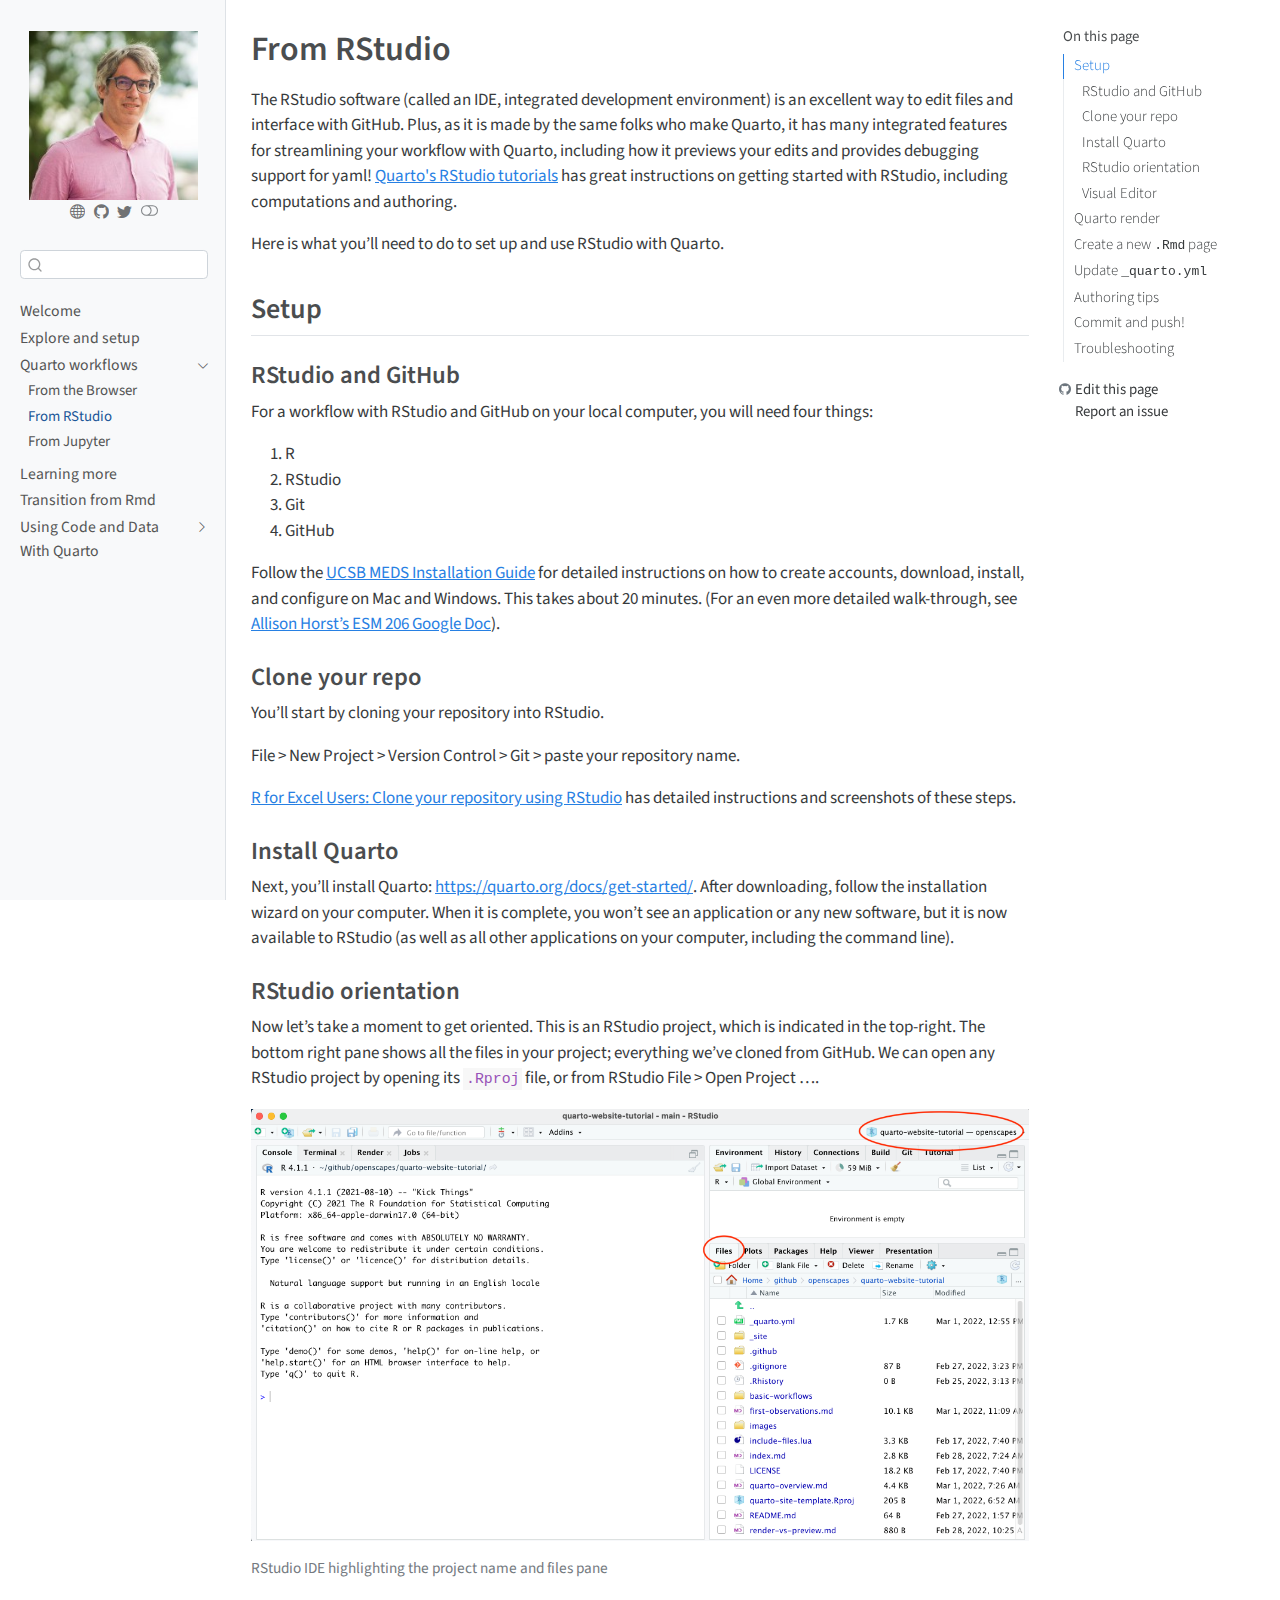
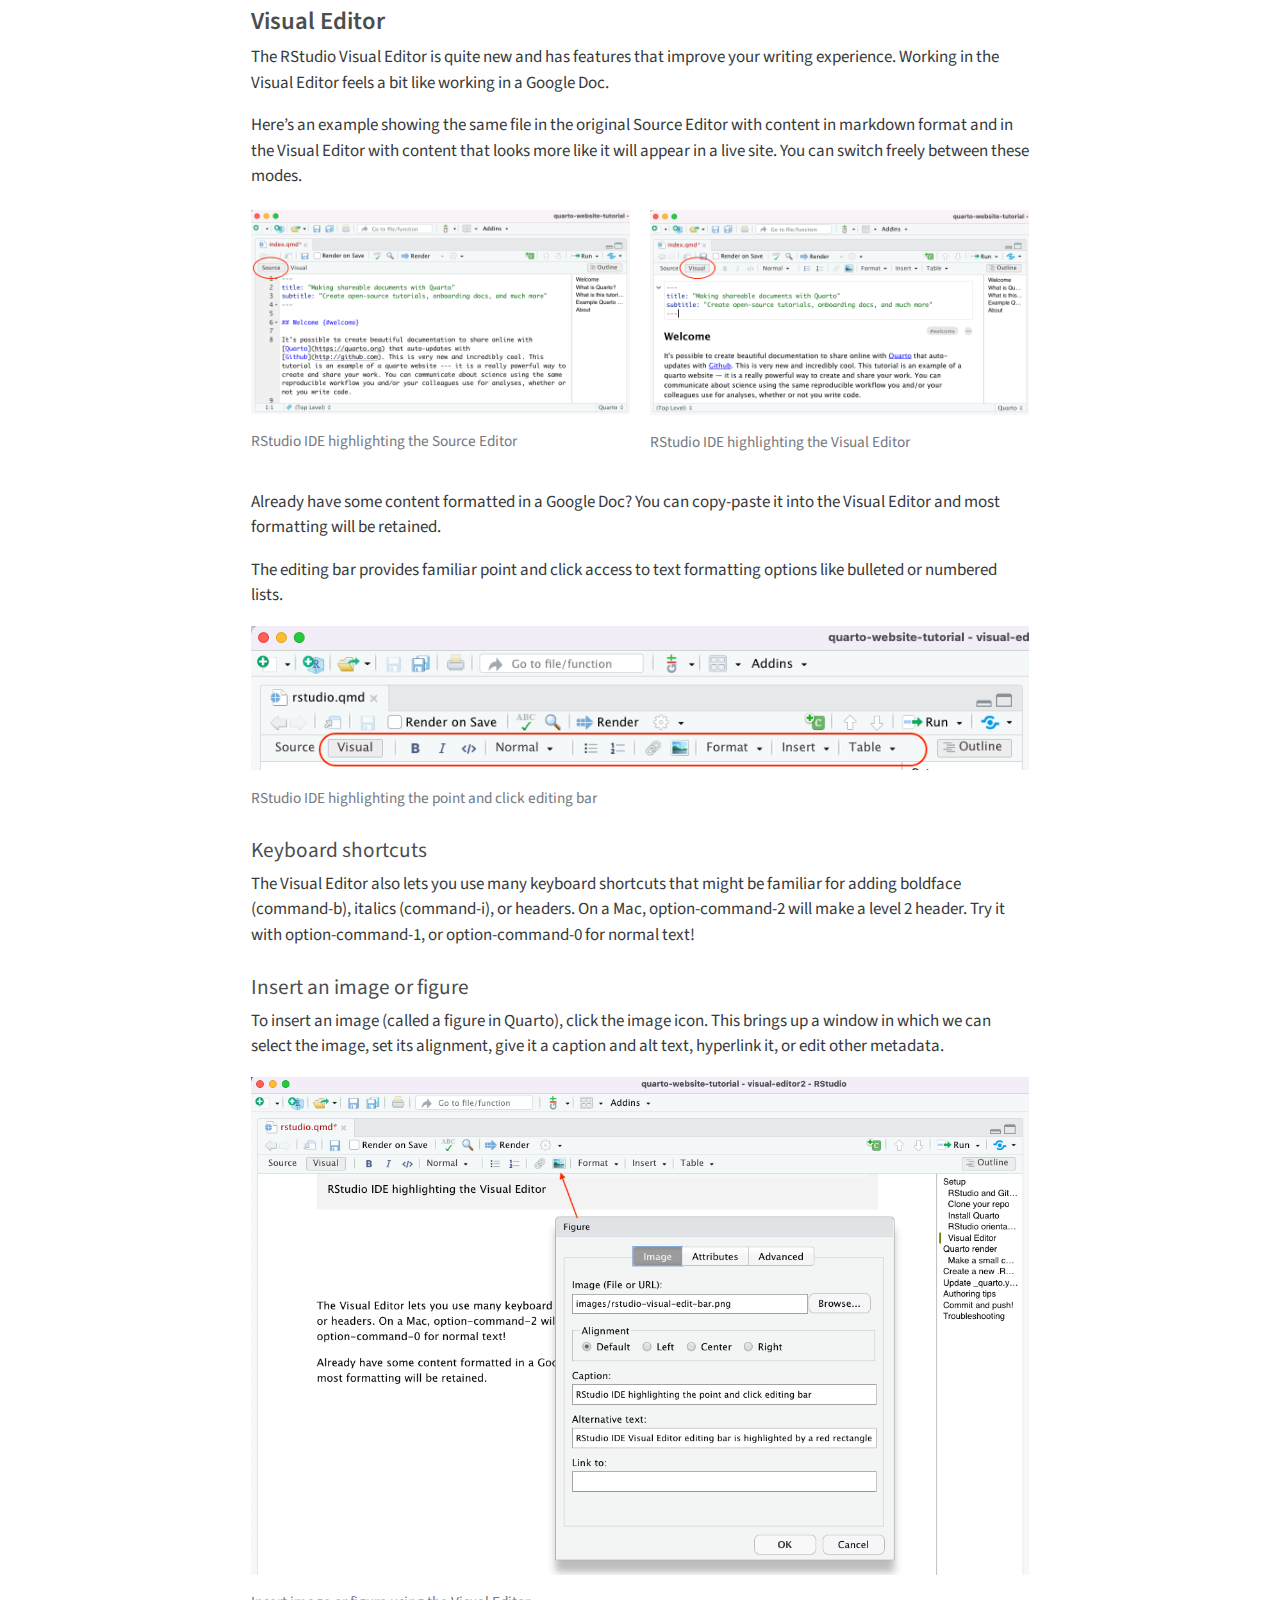
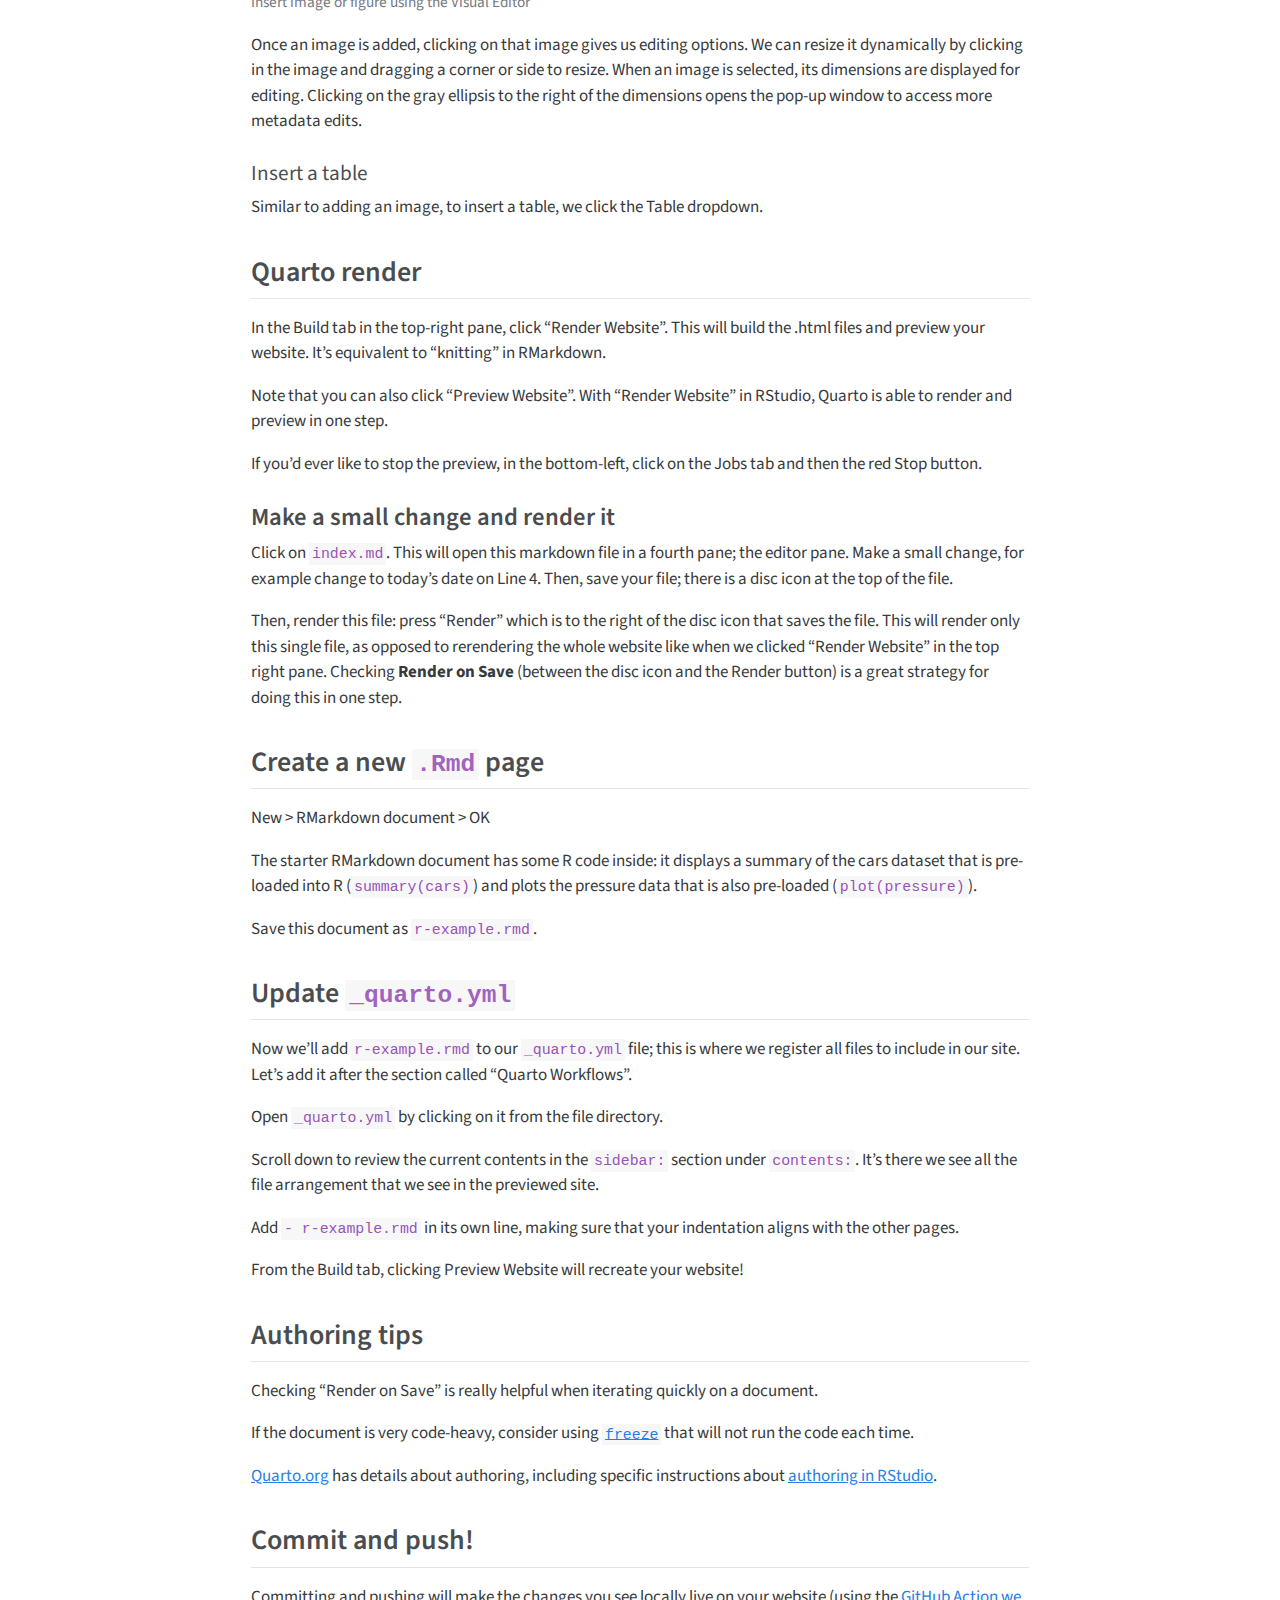
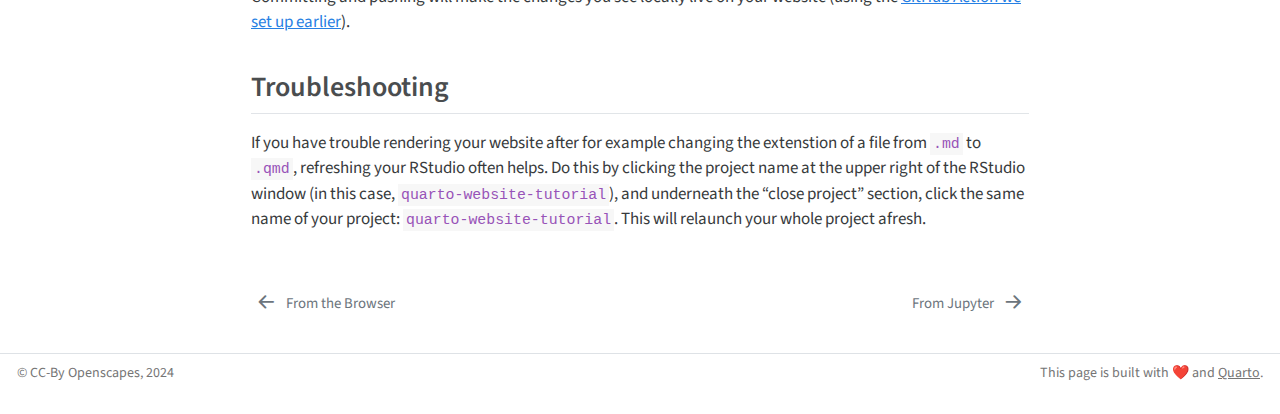
<file: quarto-workflows/rstudio.html>
<!DOCTYPE html>
<html xmlns="http://www.w3.org/1999/xhtml" lang="en" xml:lang="en"><head>

<meta charset="utf-8">
<meta name="generator" content="quarto-1.3.450">

<meta name="viewport" content="width=device-width, initial-scale=1.0, user-scalable=yes">


<title>Making sharable documents with Quarto - From RStudio</title>
<style>
code{white-space: pre-wrap;}
span.smallcaps{font-variant: small-caps;}
div.columns{display: flex; gap: min(4vw, 1.5em);}
div.column{flex: auto; overflow-x: auto;}
div.hanging-indent{margin-left: 1.5em; text-indent: -1.5em;}
ul.task-list{list-style: none;}
ul.task-list li input[type="checkbox"] {
  width: 0.8em;
  margin: 0 0.8em 0.2em -1em; /* quarto-specific, see https://github.com/quarto-dev/quarto-cli/issues/4556 */ 
  vertical-align: middle;
}
</style>


<script src="../site_libs/quarto-nav/quarto-nav.js"></script>
<script src="../site_libs/clipboard/clipboard.min.js"></script>
<script src="../site_libs/quarto-search/autocomplete.umd.js"></script>
<script src="../site_libs/quarto-search/fuse.min.js"></script>
<script src="../site_libs/quarto-search/quarto-search.js"></script>
<meta name="quarto:offset" content="../">
<link href="../quarto-workflows/jupyter.html" rel="next">
<link href="../quarto-workflows/browser.html" rel="prev">
<script src="../site_libs/quarto-html/quarto.js"></script>
<script src="../site_libs/quarto-html/popper.min.js"></script>
<script src="../site_libs/quarto-html/tippy.umd.min.js"></script>
<script src="../site_libs/quarto-html/anchor.min.js"></script>
<link href="../site_libs/quarto-html/tippy.css" rel="stylesheet">
<link href="../site_libs/quarto-html/quarto-syntax-highlighting.css" rel="stylesheet" class="quarto-color-scheme" id="quarto-text-highlighting-styles">
<link href="../site_libs/quarto-html/quarto-syntax-highlighting-dark.css" rel="prefetch" class="quarto-color-scheme quarto-color-alternate" id="quarto-text-highlighting-styles">
<script src="../site_libs/bootstrap/bootstrap.min.js"></script>
<link href="../site_libs/bootstrap/bootstrap-icons.css" rel="stylesheet">
<link href="../site_libs/bootstrap/bootstrap.min.css" rel="stylesheet" class="quarto-color-scheme" id="quarto-bootstrap" data-mode="light">
<link href="../site_libs/bootstrap/bootstrap-dark.min.css" rel="prefetch" class="quarto-color-scheme quarto-color-alternate" id="quarto-bootstrap" data-mode="light">
<script id="quarto-search-options" type="application/json">{
  "location": "sidebar",
  "copy-button": false,
  "collapse-after": 3,
  "panel-placement": "start",
  "type": "textbox",
  "limit": 20,
  "language": {
    "search-no-results-text": "No results",
    "search-matching-documents-text": "matching documents",
    "search-copy-link-title": "Copy link to search",
    "search-hide-matches-text": "Hide additional matches",
    "search-more-match-text": "more match in this document",
    "search-more-matches-text": "more matches in this document",
    "search-clear-button-title": "Clear",
    "search-detached-cancel-button-title": "Cancel",
    "search-submit-button-title": "Submit",
    "search-label": "Search"
  }
}</script>


</head>

<body class="nav-sidebar docked">

<div id="quarto-search-results"></div>
  <header id="quarto-header" class="headroom fixed-top">
  <nav class="quarto-secondary-nav">
    <div class="container-fluid d-flex">
      <button type="button" class="quarto-btn-toggle btn" data-bs-toggle="collapse" data-bs-target="#quarto-sidebar,#quarto-sidebar-glass" aria-controls="quarto-sidebar" aria-expanded="false" aria-label="Toggle sidebar navigation" onclick="if (window.quartoToggleHeadroom) { window.quartoToggleHeadroom(); }">
        <i class="bi bi-layout-text-sidebar-reverse"></i>
      </button>
      <nav class="quarto-page-breadcrumbs" aria-label="breadcrumb"><ol class="breadcrumb"><li class="breadcrumb-item"><a href="../quarto-workflows/index.html">Quarto workflows</a></li><li class="breadcrumb-item"><a href="../quarto-workflows/rstudio.html">From RStudio</a></li></ol></nav>
      <a class="flex-grow-1" role="button" data-bs-toggle="collapse" data-bs-target="#quarto-sidebar,#quarto-sidebar-glass" aria-controls="quarto-sidebar" aria-expanded="false" aria-label="Toggle sidebar navigation" onclick="if (window.quartoToggleHeadroom) { window.quartoToggleHeadroom(); }">      
      </a>
      <button type="button" class="btn quarto-search-button" aria-label="" onclick="window.quartoOpenSearch();">
        <i class="bi bi-search"></i>
      </button>
    </div>
  </nav>
</header>
<!-- content -->
<div id="quarto-content" class="quarto-container page-columns page-rows-contents page-layout-article">
<!-- sidebar -->
  <nav id="quarto-sidebar" class="sidebar collapse collapse-horizontal sidebar-navigation docked overflow-auto">
    <div class="pt-lg-2 mt-2 text-center sidebar-header">
      <a href="../index.html" class="sidebar-logo-link">
      <img src="../images/gerken.jpg" alt="" class="sidebar-logo py-0 d-lg-inline d-none">
      </a>
      <div class="sidebar-tools-main tools-wide">
    <a href="https://openscapes.org" rel="" title="Openscapes.org" class="quarto-navigation-tool px-1" aria-label="Openscapes.org"><i class="bi bi-globe"></i></a>
    <a href="https://github.com/TobGerken/quarto-website-tutorial" rel="" title="Quarto website tutorial" class="quarto-navigation-tool px-1" aria-label="Quarto website tutorial"><i class="bi bi-github"></i></a>
    <a href="https://twitter.com/openscapes" rel="" title="Openscapes Twitter" class="quarto-navigation-tool px-1" aria-label="Openscapes Twitter"><i class="bi bi-twitter"></i></a>
  <a href="" class="quarto-color-scheme-toggle quarto-navigation-tool  px-1" onclick="window.quartoToggleColorScheme(); return false;" title="Toggle dark mode"><i class="bi"></i></a>
</div>
      </div>
        <div class="mt-2 flex-shrink-0 align-items-center">
        <div class="sidebar-search">
        <div id="quarto-search" class="" title="Search"></div>
        </div>
        </div>
    <div class="sidebar-menu-container"> 
    <ul class="list-unstyled mt-1">
        <li class="sidebar-item">
  <div class="sidebar-item-container"> 
  <a href="../index.html" class="sidebar-item-text sidebar-link">
 <span class="menu-text">Welcome</span></a>
  </div>
</li>
        <li class="sidebar-item">
  <div class="sidebar-item-container"> 
  <a href="../explore.html" class="sidebar-item-text sidebar-link">
 <span class="menu-text">Explore and setup</span></a>
  </div>
</li>
        <li class="sidebar-item sidebar-item-section">
      <div class="sidebar-item-container"> 
            <a href="../quarto-workflows/index.html" class="sidebar-item-text sidebar-link">
 <span class="menu-text">Quarto workflows</span></a>
          <a class="sidebar-item-toggle text-start" data-bs-toggle="collapse" data-bs-target="#quarto-sidebar-section-1" aria-expanded="true" aria-label="Toggle section">
            <i class="bi bi-chevron-right ms-2"></i>
          </a> 
      </div>
      <ul id="quarto-sidebar-section-1" class="collapse list-unstyled sidebar-section depth1 show">  
          <li class="sidebar-item">
  <div class="sidebar-item-container"> 
  <a href="../quarto-workflows/browser.html" class="sidebar-item-text sidebar-link">
 <span class="menu-text">From the Browser</span></a>
  </div>
</li>
          <li class="sidebar-item">
  <div class="sidebar-item-container"> 
  <a href="../quarto-workflows/rstudio.html" class="sidebar-item-text sidebar-link active">
 <span class="menu-text">From RStudio</span></a>
  </div>
</li>
          <li class="sidebar-item">
  <div class="sidebar-item-container"> 
  <a href="../quarto-workflows/jupyter.html" class="sidebar-item-text sidebar-link">
 <span class="menu-text">From Jupyter</span></a>
  </div>
</li>
      </ul>
  </li>
        <li class="sidebar-item">
  <div class="sidebar-item-container"> 
  <a href="../learning-more.html" class="sidebar-item-text sidebar-link">
 <span class="menu-text">Learning more</span></a>
  </div>
</li>
        <li class="sidebar-item">
  <div class="sidebar-item-container"> 
  <a href="../transition-from-rmarkdown.html" class="sidebar-item-text sidebar-link">
 <span class="menu-text">Transition from Rmd</span></a>
  </div>
</li>
        <li class="sidebar-item sidebar-item-section">
      <div class="sidebar-item-container"> 
            <a href="../quarto-code/index.html" class="sidebar-item-text sidebar-link">
 <span class="menu-text">Using Code and Data With Quarto</span></a>
          <a class="sidebar-item-toggle text-start collapsed" data-bs-toggle="collapse" data-bs-target="#quarto-sidebar-section-2" aria-expanded="false" aria-label="Toggle section">
            <i class="bi bi-chevron-right ms-2"></i>
          </a> 
      </div>
      <ul id="quarto-sidebar-section-2" class="collapse list-unstyled sidebar-section depth1 ">  
          <li class="sidebar-item">
  <div class="sidebar-item-container"> 
  <a href="../quarto-code/ojs.html" class="sidebar-item-text sidebar-link">
 <span class="menu-text">OJS Example</span></a>
  </div>
</li>
          <li class="sidebar-item">
  <div class="sidebar-item-container"> 
  <a href="../quarto-code/python_example.html" class="sidebar-item-text sidebar-link">
 <span class="menu-text">Most basic notebook</span></a>
  </div>
</li>
          <li class="sidebar-item">
  <div class="sidebar-item-container"> 
  <a href="../quarto-code/quarto_python.html" class="sidebar-item-text sidebar-link">
 <span class="menu-text">Python Example in QMD</span></a>
  </div>
</li>
      </ul>
  </li>
    </ul>
    </div>
</nav>
<div id="quarto-sidebar-glass" data-bs-toggle="collapse" data-bs-target="#quarto-sidebar,#quarto-sidebar-glass"></div>
<!-- margin-sidebar -->
    <div id="quarto-margin-sidebar" class="sidebar margin-sidebar">
        <nav id="TOC" role="doc-toc" class="toc-active">
    <h2 id="toc-title">On this page</h2>
   
  <ul>
  <li><a href="#setup" id="toc-setup" class="nav-link active" data-scroll-target="#setup">Setup</a>
  <ul class="collapse">
  <li><a href="#rstudio-and-github" id="toc-rstudio-and-github" class="nav-link" data-scroll-target="#rstudio-and-github">RStudio and GitHub</a></li>
  <li><a href="#clone-your-repo" id="toc-clone-your-repo" class="nav-link" data-scroll-target="#clone-your-repo">Clone your repo</a></li>
  <li><a href="#install-quarto" id="toc-install-quarto" class="nav-link" data-scroll-target="#install-quarto">Install Quarto</a></li>
  <li><a href="#rstudio-orientation" id="toc-rstudio-orientation" class="nav-link" data-scroll-target="#rstudio-orientation">RStudio orientation</a></li>
  <li><a href="#visual-editor" id="toc-visual-editor" class="nav-link" data-scroll-target="#visual-editor">Visual Editor</a></li>
  </ul></li>
  <li><a href="#quarto-render" id="toc-quarto-render" class="nav-link" data-scroll-target="#quarto-render">Quarto render</a>
  <ul class="collapse">
  <li><a href="#make-a-small-change-and-render-it" id="toc-make-a-small-change-and-render-it" class="nav-link" data-scroll-target="#make-a-small-change-and-render-it">Make a small change and render it</a></li>
  </ul></li>
  <li><a href="#create-a-new-.rmd-page" id="toc-create-a-new-.rmd-page" class="nav-link" data-scroll-target="#create-a-new-.rmd-page">Create a new <code>.Rmd</code> page</a></li>
  <li><a href="#update-_quarto.yml" id="toc-update-_quarto.yml" class="nav-link" data-scroll-target="#update-_quarto.yml">Update <code>_quarto.yml</code></a></li>
  <li><a href="#authoring-tips" id="toc-authoring-tips" class="nav-link" data-scroll-target="#authoring-tips">Authoring tips</a></li>
  <li><a href="#commit-and-push" id="toc-commit-and-push" class="nav-link" data-scroll-target="#commit-and-push">Commit and push!</a></li>
  <li><a href="#troubleshooting" id="toc-troubleshooting" class="nav-link" data-scroll-target="#troubleshooting">Troubleshooting</a></li>
  </ul>
<div class="toc-actions"><div><i class="bi bi-github"></i></div><div class="action-links"><p><a href="https://github.com/TobGerken/quarto-website-tutorial/edit/main/quarto-workflows/rstudio.qmd" class="toc-action">Edit this page</a></p><p><a href="https://github.com/TobGerken/quarto-website-tutorial/issues/new" class="toc-action">Report an issue</a></p></div></div></nav>
    </div>
<!-- main -->
<main class="content" id="quarto-document-content">

<header id="title-block-header" class="quarto-title-block default">
<div class="quarto-title">
<h1 class="title">From RStudio</h1>
</div>



<div class="quarto-title-meta">

    
  
    
  </div>
  

</header>

<p>The RStudio software (called an IDE, integrated development environment) is an excellent way to edit files and interface with GitHub. Plus, as it is made by the same folks who make Quarto, it has many integrated features for streamlining your workflow with Quarto, including how it previews your edits and provides debugging support for yaml! <a href="https://quarto.org/docs/get-started/hello/rstudio.html">Quarto's RStudio tutorials</a> has great instructions on getting started with RStudio, including computations and authoring.</p>
<p>Here is what you’ll need to do to set up and use RStudio with Quarto.</p>
<section id="setup" class="level2">
<h2 class="anchored" data-anchor-id="setup">Setup</h2>
<section id="rstudio-and-github" class="level3">
<h3 class="anchored" data-anchor-id="rstudio-and-github">RStudio and GitHub</h3>
<p>For a workflow with RStudio and GitHub on your local computer, you will need four things:</p>
<ol type="1">
<li>R</li>
<li>RStudio</li>
<li>Git</li>
<li>GitHub</li>
</ol>
<p>Follow the <a href="https://ucsb-meds.github.io/meds-install-guide.html">UCSB MEDS Installation Guide</a> for detailed instructions on how to create accounts, download, install, and configure on Mac and Windows. This takes about 20 minutes. (For an even more detailed walk-through, see <a href="https://docs.google.com/document/d/1zx2upJJqFZe94O3BQSMI56Z76s3haLXC0otKSpcZaJQ/edit">Allison Horst’s ESM 206 Google Doc</a>).</p>
</section>
<section id="clone-your-repo" class="level3">
<h3 class="anchored" data-anchor-id="clone-your-repo">Clone your repo</h3>
<p>You’ll start by cloning your repository into RStudio.</p>
<p>File &gt; New Project &gt; Version Control &gt; Git &gt; paste your repository name.</p>
<p><a href="https://rstudio-conf-2020.github.io/r-for-excel/github.html#clone-your-repository-using-rstudio">R for Excel Users: Clone your repository using RStudio</a> has detailed instructions and screenshots of these steps.</p>
</section>
<section id="install-quarto" class="level3">
<h3 class="anchored" data-anchor-id="install-quarto">Install Quarto</h3>
<p>Next, you’ll install Quarto: <a href="https://quarto.org/docs/get-started/" class="uri">https://quarto.org/docs/get-started/</a>. After downloading, follow the installation wizard on your computer. When it is complete, you won’t see an application or any new software, but it is now available to RStudio (as well as all other applications on your computer, including the command line).</p>
</section>
<section id="rstudio-orientation" class="level3">
<h3 class="anchored" data-anchor-id="rstudio-orientation">RStudio orientation</h3>
<p>Now let’s take a moment to get oriented. This is an RStudio project, which is indicated in the top-right. The bottom right pane shows all the files in your project; everything we’ve cloned from GitHub. We can open any RStudio project by opening its <code>.Rproj</code> file, or from RStudio File &gt; Open Project ….</p>
<div class="quarto-figure quarto-figure-center">
<figure class="figure">
<p><img src="images/rstudio-orientation.png" class="img-fluid figure-img" alt="Screenshot of the RStudio IDE highlighting the project name and files pane"></p>
<figcaption class="figure-caption">RStudio IDE highlighting the project name and files pane</figcaption>
</figure>
</div>
</section>
<section id="visual-editor" class="level3">
<h3 class="anchored" data-anchor-id="visual-editor">Visual Editor</h3>
<p>The RStudio Visual Editor is quite new and has features that improve your writing experience. Working in the Visual Editor feels a bit like working in a Google Doc.</p>
<p>Here’s an example showing the same file in the original Source Editor with content in markdown format and in the Visual Editor with content that looks more like it will appear in a live site. You can switch freely between these modes.</p>
<div class="quarto-layout-panel">
<div class="quarto-layout-row quarto-layout-valign-top">
<div class="quarto-layout-cell" style="flex-basis: 50.0%;justify-content: center;">
<div class="quarto-figure quarto-figure-center">
<figure class="figure">
<p><img src="images/rstudio-source-editor.png" class="img-fluid figure-img" alt="Screenshot of the RStudio IDE with red oval highlighting the Source button."></p>
<figcaption class="figure-caption">RStudio IDE highlighting the Source Editor</figcaption>
</figure>
</div>
</div>
<div class="quarto-layout-cell" style="flex-basis: 50.0%;justify-content: center;">
<div class="quarto-figure quarto-figure-center">
<figure class="figure">
<p><img src="images/rstudio-visual-editor.png" class="img-fluid figure-img" alt="Screenshot of the RStudio IDE with red oval highlighting the Visual button."></p>
<figcaption class="figure-caption">RStudio IDE highlighting the Visual Editor</figcaption>
</figure>
</div>
</div>
</div>
</div>
<p>Already have some content formatted in a Google Doc? You can copy-paste it into the Visual Editor and most formatting will be retained.</p>
<p>The editing bar provides familiar point and click access to text formatting options like bulleted or numbered lists.</p>
<div class="quarto-figure quarto-figure-center">
<figure class="figure">
<p><img src="images/rstudio-visual-edit-bar.png" class="img-fluid figure-img" alt="RStudio IDE Visual Editor editing bar is highlighted by a red rectangle"></p>
<figcaption class="figure-caption">RStudio IDE highlighting the point and click editing bar</figcaption>
</figure>
</div>
<section id="keyboard-shortcuts" class="level4">
<h4 class="anchored" data-anchor-id="keyboard-shortcuts">Keyboard shortcuts</h4>
<p>The Visual Editor also lets you use many keyboard shortcuts that might be familiar for adding boldface (command-b), italics (command-i), or headers. On a Mac, option-command-2 will make a level 2 header. Try it with option-command-1, or option-command-0 for normal text!</p>
</section>
<section id="insert-an-image-or-figure" class="level4">
<h4 class="anchored" data-anchor-id="insert-an-image-or-figure">Insert an image or figure</h4>
<p>To insert an image (called a figure in Quarto), click the image icon. This brings up a window in which we can select the image, set its alignment, give it a caption and alt text, hyperlink it, or edit other metadata.</p>
<div class="quarto-figure quarto-figure-center">
<figure class="figure">
<p><img src="images/rstudio-insert-image.png" class="img-fluid figure-img" alt="Pop-up window appears when image icon is clicked"></p>
<figcaption class="figure-caption">Insert image or figure using the Visual Editor</figcaption>
</figure>
</div>
<p>Once an image is added, clicking on that image gives us editing options. We can resize it dynamically by clicking in the image and dragging a corner or side to resize. When an image is selected, its dimensions are displayed for editing. Clicking on the gray ellipsis to the right of the dimensions opens the pop-up window to access more metadata edits.</p>
</section>
<section id="insert-a-table" class="level4">
<h4 class="anchored" data-anchor-id="insert-a-table">Insert a table</h4>
<p>Similar to adding an image, to insert a table, we click the Table dropdown.</p>
</section>
</section>
</section>
<section id="quarto-render" class="level2">
<h2 class="anchored" data-anchor-id="quarto-render">Quarto render</h2>
<p>In the Build tab in the top-right pane, click “Render Website”. This will build the .html files and preview your website. It’s equivalent to “knitting” in RMarkdown.</p>
<p>Note that you can also click “Preview Website”. With “Render Website” in RStudio, Quarto is able to render and preview in one step.</p>
<p>If you’d ever like to stop the preview, in the bottom-left, click on the Jobs tab and then the red Stop button.</p>
<section id="make-a-small-change-and-render-it" class="level3">
<h3 class="anchored" data-anchor-id="make-a-small-change-and-render-it">Make a small change and render it</h3>
<p>Click on <code>index.md</code>. This will open this markdown file in a fourth pane; the editor pane. Make a small change, for example change to today’s date on Line 4. Then, save your file; there is a disc icon at the top of the file.</p>
<p>Then, render this file: press “Render” which is to the right of the disc icon that saves the file. This will render only this single file, as opposed to rerendering the whole website like when we clicked “Render Website” in the top right pane. Checking <strong>Render on Save</strong> (between the disc icon and the Render button) is a great strategy for doing this in one step.</p>
</section>
</section>
<section id="create-a-new-.rmd-page" class="level2">
<h2 class="anchored" data-anchor-id="create-a-new-.rmd-page">Create a new <code>.Rmd</code> page</h2>
<p>New &gt; RMarkdown document &gt; OK</p>
<p>The starter RMarkdown document has some R code inside: it displays a summary of the cars dataset that is pre-loaded into R (<code>summary(cars)</code>) and plots the pressure data that is also pre-loaded (<code>plot(pressure)</code>).</p>
<p>Save this document as <code>r-example.rmd</code>.</p>
</section>
<section id="update-_quarto.yml" class="level2">
<h2 class="anchored" data-anchor-id="update-_quarto.yml">Update <code>_quarto.yml</code></h2>
<p>Now we’ll add <code>r-example.rmd</code> to our <code>_quarto.yml</code> file; this is where we register all files to include in our site. Let’s add it after the section called “Quarto Workflows”.</p>
<p>Open <code>_quarto.yml</code> by clicking on it from the file directory.</p>
<p>Scroll down to review the current contents in the <code>sidebar:</code> section under <code>contents:</code>. It’s there we see all the file arrangement that we see in the previewed site.</p>
<p>Add <code>- r-example.rmd</code> in its own line, making sure that your indentation aligns with the other pages.</p>
<p>From the Build tab, clicking Preview Website will recreate your website!</p>
</section>
<section id="authoring-tips" class="level2">
<h2 class="anchored" data-anchor-id="authoring-tips">Authoring tips</h2>
<p>Checking “Render on Save” is really helpful when iterating quickly on a document.</p>
<p>If the document is very code-heavy, consider using <a href="https://quarto.org/docs/projects/code-execution.html#freeze"><code>freeze</code></a> that will not run the code each time.</p>
<p><a href="https://quarto.org/">Quarto.org</a> has details about authoring, including specific instructions about <a href="https://quarto.org/docs/get-started/authoring/rstudio.html">authoring in RStudio</a>.</p>
</section>
<section id="commit-and-push" class="level2">
<h2 class="anchored" data-anchor-id="commit-and-push">Commit and push!</h2>
<p>Committing and pushing will make the changes you see locally live on your website (using the <a href="../explore.html#setup-github-action">GitHub Action we set up earlier</a>).</p>
</section>
<section id="troubleshooting" class="level2">
<h2 class="anchored" data-anchor-id="troubleshooting">Troubleshooting</h2>
<p>If you have trouble rendering your website after for example changing the extenstion of a file from <code>.md</code> to <code>.qmd</code>, refreshing your RStudio often helps. Do this by clicking the project name at the upper right of the RStudio window (in this case, <code>quarto-website-tutorial</code>), and underneath the “close project” section, click the same name of your project: <code>quarto-website-tutorial</code>. This will relaunch your whole project afresh.</p>


</section>

</main> <!-- /main -->
<script id="quarto-html-after-body" type="application/javascript">
window.document.addEventListener("DOMContentLoaded", function (event) {
  const toggleBodyColorMode = (bsSheetEl) => {
    const mode = bsSheetEl.getAttribute("data-mode");
    const bodyEl = window.document.querySelector("body");
    if (mode === "dark") {
      bodyEl.classList.add("quarto-dark");
      bodyEl.classList.remove("quarto-light");
    } else {
      bodyEl.classList.add("quarto-light");
      bodyEl.classList.remove("quarto-dark");
    }
  }
  const toggleBodyColorPrimary = () => {
    const bsSheetEl = window.document.querySelector("link#quarto-bootstrap");
    if (bsSheetEl) {
      toggleBodyColorMode(bsSheetEl);
    }
  }
  toggleBodyColorPrimary();  
  const disableStylesheet = (stylesheets) => {
    for (let i=0; i < stylesheets.length; i++) {
      const stylesheet = stylesheets[i];
      stylesheet.rel = 'prefetch';
    }
  }
  const enableStylesheet = (stylesheets) => {
    for (let i=0; i < stylesheets.length; i++) {
      const stylesheet = stylesheets[i];
      stylesheet.rel = 'stylesheet';
    }
  }
  const manageTransitions = (selector, allowTransitions) => {
    const els = window.document.querySelectorAll(selector);
    for (let i=0; i < els.length; i++) {
      const el = els[i];
      if (allowTransitions) {
        el.classList.remove('notransition');
      } else {
        el.classList.add('notransition');
      }
    }
  }
  const toggleColorMode = (alternate) => {
    // Switch the stylesheets
    const alternateStylesheets = window.document.querySelectorAll('link.quarto-color-scheme.quarto-color-alternate');
    manageTransitions('#quarto-margin-sidebar .nav-link', false);
    if (alternate) {
      enableStylesheet(alternateStylesheets);
      for (const sheetNode of alternateStylesheets) {
        if (sheetNode.id === "quarto-bootstrap") {
          toggleBodyColorMode(sheetNode);
        }
      }
    } else {
      disableStylesheet(alternateStylesheets);
      toggleBodyColorPrimary();
    }
    manageTransitions('#quarto-margin-sidebar .nav-link', true);
    // Switch the toggles
    const toggles = window.document.querySelectorAll('.quarto-color-scheme-toggle');
    for (let i=0; i < toggles.length; i++) {
      const toggle = toggles[i];
      if (toggle) {
        if (alternate) {
          toggle.classList.add("alternate");     
        } else {
          toggle.classList.remove("alternate");
        }
      }
    }
    // Hack to workaround the fact that safari doesn't
    // properly recolor the scrollbar when toggling (#1455)
    if (navigator.userAgent.indexOf('Safari') > 0 && navigator.userAgent.indexOf('Chrome') == -1) {
      manageTransitions("body", false);
      window.scrollTo(0, 1);
      setTimeout(() => {
        window.scrollTo(0, 0);
        manageTransitions("body", true);
      }, 40);  
    }
  }
  const isFileUrl = () => { 
    return window.location.protocol === 'file:';
  }
  const hasAlternateSentinel = () => {  
    let styleSentinel = getColorSchemeSentinel();
    if (styleSentinel !== null) {
      return styleSentinel === "alternate";
    } else {
      return false;
    }
  }
  const setStyleSentinel = (alternate) => {
    const value = alternate ? "alternate" : "default";
    if (!isFileUrl()) {
      window.localStorage.setItem("quarto-color-scheme", value);
    } else {
      localAlternateSentinel = value;
    }
  }
  const getColorSchemeSentinel = () => {
    if (!isFileUrl()) {
      const storageValue = window.localStorage.getItem("quarto-color-scheme");
      return storageValue != null ? storageValue : localAlternateSentinel;
    } else {
      return localAlternateSentinel;
    }
  }
  let localAlternateSentinel = 'default';
  // Dark / light mode switch
  window.quartoToggleColorScheme = () => {
    // Read the current dark / light value 
    let toAlternate = !hasAlternateSentinel();
    toggleColorMode(toAlternate);
    setStyleSentinel(toAlternate);
  };
  // Ensure there is a toggle, if there isn't float one in the top right
  if (window.document.querySelector('.quarto-color-scheme-toggle') === null) {
    const a = window.document.createElement('a');
    a.classList.add('top-right');
    a.classList.add('quarto-color-scheme-toggle');
    a.href = "";
    a.onclick = function() { try { window.quartoToggleColorScheme(); } catch {} return false; };
    const i = window.document.createElement("i");
    i.classList.add('bi');
    a.appendChild(i);
    window.document.body.appendChild(a);
  }
  // Switch to dark mode if need be
  if (hasAlternateSentinel()) {
    toggleColorMode(true);
  } else {
    toggleColorMode(false);
  }
  const icon = "";
  const anchorJS = new window.AnchorJS();
  anchorJS.options = {
    placement: 'right',
    icon: icon
  };
  anchorJS.add('.anchored');
  const isCodeAnnotation = (el) => {
    for (const clz of el.classList) {
      if (clz.startsWith('code-annotation-')) {                     
        return true;
      }
    }
    return false;
  }
  const clipboard = new window.ClipboardJS('.code-copy-button', {
    text: function(trigger) {
      const codeEl = trigger.previousElementSibling.cloneNode(true);
      for (const childEl of codeEl.children) {
        if (isCodeAnnotation(childEl)) {
          childEl.remove();
        }
      }
      return codeEl.innerText;
    }
  });
  clipboard.on('success', function(e) {
    // button target
    const button = e.trigger;
    // don't keep focus
    button.blur();
    // flash "checked"
    button.classList.add('code-copy-button-checked');
    var currentTitle = button.getAttribute("title");
    button.setAttribute("title", "Copied!");
    let tooltip;
    if (window.bootstrap) {
      button.setAttribute("data-bs-toggle", "tooltip");
      button.setAttribute("data-bs-placement", "left");
      button.setAttribute("data-bs-title", "Copied!");
      tooltip = new bootstrap.Tooltip(button, 
        { trigger: "manual", 
          customClass: "code-copy-button-tooltip",
          offset: [0, -8]});
      tooltip.show();    
    }
    setTimeout(function() {
      if (tooltip) {
        tooltip.hide();
        button.removeAttribute("data-bs-title");
        button.removeAttribute("data-bs-toggle");
        button.removeAttribute("data-bs-placement");
      }
      button.setAttribute("title", currentTitle);
      button.classList.remove('code-copy-button-checked');
    }, 1000);
    // clear code selection
    e.clearSelection();
  });
  function tippyHover(el, contentFn) {
    const config = {
      allowHTML: true,
      content: contentFn,
      maxWidth: 500,
      delay: 100,
      arrow: false,
      appendTo: function(el) {
          return el.parentElement;
      },
      interactive: true,
      interactiveBorder: 10,
      theme: 'quarto',
      placement: 'bottom-start'
    };
    window.tippy(el, config); 
  }
  const noterefs = window.document.querySelectorAll('a[role="doc-noteref"]');
  for (var i=0; i<noterefs.length; i++) {
    const ref = noterefs[i];
    tippyHover(ref, function() {
      // use id or data attribute instead here
      let href = ref.getAttribute('data-footnote-href') || ref.getAttribute('href');
      try { href = new URL(href).hash; } catch {}
      const id = href.replace(/^#\/?/, "");
      const note = window.document.getElementById(id);
      return note.innerHTML;
    });
  }
      let selectedAnnoteEl;
      const selectorForAnnotation = ( cell, annotation) => {
        let cellAttr = 'data-code-cell="' + cell + '"';
        let lineAttr = 'data-code-annotation="' +  annotation + '"';
        const selector = 'span[' + cellAttr + '][' + lineAttr + ']';
        return selector;
      }
      const selectCodeLines = (annoteEl) => {
        const doc = window.document;
        const targetCell = annoteEl.getAttribute("data-target-cell");
        const targetAnnotation = annoteEl.getAttribute("data-target-annotation");
        const annoteSpan = window.document.querySelector(selectorForAnnotation(targetCell, targetAnnotation));
        const lines = annoteSpan.getAttribute("data-code-lines").split(",");
        const lineIds = lines.map((line) => {
          return targetCell + "-" + line;
        })
        let top = null;
        let height = null;
        let parent = null;
        if (lineIds.length > 0) {
            //compute the position of the single el (top and bottom and make a div)
            const el = window.document.getElementById(lineIds[0]);
            top = el.offsetTop;
            height = el.offsetHeight;
            parent = el.parentElement.parentElement;
          if (lineIds.length > 1) {
            const lastEl = window.document.getElementById(lineIds[lineIds.length - 1]);
            const bottom = lastEl.offsetTop + lastEl.offsetHeight;
            height = bottom - top;
          }
          if (top !== null && height !== null && parent !== null) {
            // cook up a div (if necessary) and position it 
            let div = window.document.getElementById("code-annotation-line-highlight");
            if (div === null) {
              div = window.document.createElement("div");
              div.setAttribute("id", "code-annotation-line-highlight");
              div.style.position = 'absolute';
              parent.appendChild(div);
            }
            div.style.top = top - 2 + "px";
            div.style.height = height + 4 + "px";
            let gutterDiv = window.document.getElementById("code-annotation-line-highlight-gutter");
            if (gutterDiv === null) {
              gutterDiv = window.document.createElement("div");
              gutterDiv.setAttribute("id", "code-annotation-line-highlight-gutter");
              gutterDiv.style.position = 'absolute';
              const codeCell = window.document.getElementById(targetCell);
              const gutter = codeCell.querySelector('.code-annotation-gutter');
              gutter.appendChild(gutterDiv);
            }
            gutterDiv.style.top = top - 2 + "px";
            gutterDiv.style.height = height + 4 + "px";
          }
          selectedAnnoteEl = annoteEl;
        }
      };
      const unselectCodeLines = () => {
        const elementsIds = ["code-annotation-line-highlight", "code-annotation-line-highlight-gutter"];
        elementsIds.forEach((elId) => {
          const div = window.document.getElementById(elId);
          if (div) {
            div.remove();
          }
        });
        selectedAnnoteEl = undefined;
      };
      // Attach click handler to the DT
      const annoteDls = window.document.querySelectorAll('dt[data-target-cell]');
      for (const annoteDlNode of annoteDls) {
        annoteDlNode.addEventListener('click', (event) => {
          const clickedEl = event.target;
          if (clickedEl !== selectedAnnoteEl) {
            unselectCodeLines();
            const activeEl = window.document.querySelector('dt[data-target-cell].code-annotation-active');
            if (activeEl) {
              activeEl.classList.remove('code-annotation-active');
            }
            selectCodeLines(clickedEl);
            clickedEl.classList.add('code-annotation-active');
          } else {
            // Unselect the line
            unselectCodeLines();
            clickedEl.classList.remove('code-annotation-active');
          }
        });
      }
  const findCites = (el) => {
    const parentEl = el.parentElement;
    if (parentEl) {
      const cites = parentEl.dataset.cites;
      if (cites) {
        return {
          el,
          cites: cites.split(' ')
        };
      } else {
        return findCites(el.parentElement)
      }
    } else {
      return undefined;
    }
  };
  var bibliorefs = window.document.querySelectorAll('a[role="doc-biblioref"]');
  for (var i=0; i<bibliorefs.length; i++) {
    const ref = bibliorefs[i];
    const citeInfo = findCites(ref);
    if (citeInfo) {
      tippyHover(citeInfo.el, function() {
        var popup = window.document.createElement('div');
        citeInfo.cites.forEach(function(cite) {
          var citeDiv = window.document.createElement('div');
          citeDiv.classList.add('hanging-indent');
          citeDiv.classList.add('csl-entry');
          var biblioDiv = window.document.getElementById('ref-' + cite);
          if (biblioDiv) {
            citeDiv.innerHTML = biblioDiv.innerHTML;
          }
          popup.appendChild(citeDiv);
        });
        return popup.innerHTML;
      });
    }
  }
});
</script>
<nav class="page-navigation">
  <div class="nav-page nav-page-previous">
      <a href="../quarto-workflows/browser.html" class="pagination-link">
        <i class="bi bi-arrow-left-short"></i> <span class="nav-page-text">From the Browser</span>
      </a>          
  </div>
  <div class="nav-page nav-page-next">
      <a href="../quarto-workflows/jupyter.html" class="pagination-link">
        <span class="nav-page-text">From Jupyter</span> <i class="bi bi-arrow-right-short"></i>
      </a>
  </div>
</nav>
</div> <!-- /content -->
<footer class="footer">
  <div class="nav-footer">
    <div class="nav-footer-left">© CC-By Openscapes, 2024</div>   
    <div class="nav-footer-center">
      &nbsp;
    </div>
    <div class="nav-footer-right">This page is built with ❤️ and <a href="https://quarto.org/">Quarto</a>.</div>
  </div>
</footer>



</body></html>
</file>
<file: site_libs/quarto-html/tippy.css>
.tippy-box[data-animation=fade][data-state=hidden]{opacity:0}[data-tippy-root]{max-width:calc(100vw - 10px)}.tippy-box{position:relative;background-color:#333;color:#fff;border-radius:4px;font-size:14px;line-height:1.4;white-space:normal;outline:0;transition-property:transform,visibility,opacity}.tippy-box[data-placement^=top]>.tippy-arrow{bottom:0}.tippy-box[data-placement^=top]>.tippy-arrow:before{bottom:-7px;left:0;border-width:8px 8px 0;border-top-color:initial;transform-origin:center top}.tippy-box[data-placement^=bottom]>.tippy-arrow{top:0}.tippy-box[data-placement^=bottom]>.tippy-arrow:before{top:-7px;left:0;border-width:0 8px 8px;border-bottom-color:initial;transform-origin:center bottom}.tippy-box[data-placement^=left]>.tippy-arrow{right:0}.tippy-box[data-placement^=left]>.tippy-arrow:before{border-width:8px 0 8px 8px;border-left-color:initial;right:-7px;transform-origin:center left}.tippy-box[data-placement^=right]>.tippy-arrow{left:0}.tippy-box[data-placement^=right]>.tippy-arrow:before{left:-7px;border-width:8px 8px 8px 0;border-right-color:initial;transform-origin:center right}.tippy-box[data-inertia][data-state=visible]{transition-timing-function:cubic-bezier(.54,1.5,.38,1.11)}.tippy-arrow{width:16px;height:16px;color:#333}.tippy-arrow:before{content:"";position:absolute;border-color:transparent;border-style:solid}.tippy-content{position:relative;padding:5px 9px;z-index:1}
</file>
<file: site_libs/quarto-html/quarto-syntax-highlighting.css>
/* quarto syntax highlight colors */
:root {
  --quarto-hl-ot-color: #003B4F;
  --quarto-hl-at-color: #657422;
  --quarto-hl-ss-color: #20794D;
  --quarto-hl-an-color: #5E5E5E;
  --quarto-hl-fu-color: #4758AB;
  --quarto-hl-st-color: #20794D;
  --quarto-hl-cf-color: #003B4F;
  --quarto-hl-op-color: #5E5E5E;
  --quarto-hl-er-color: #AD0000;
  --quarto-hl-bn-color: #AD0000;
  --quarto-hl-al-color: #AD0000;
  --quarto-hl-va-color: #111111;
  --quarto-hl-bu-color: inherit;
  --quarto-hl-ex-color: inherit;
  --quarto-hl-pp-color: #AD0000;
  --quarto-hl-in-color: #5E5E5E;
  --quarto-hl-vs-color: #20794D;
  --quarto-hl-wa-color: #5E5E5E;
  --quarto-hl-do-color: #5E5E5E;
  --quarto-hl-im-color: #00769E;
  --quarto-hl-ch-color: #20794D;
  --quarto-hl-dt-color: #AD0000;
  --quarto-hl-fl-color: #AD0000;
  --quarto-hl-co-color: #5E5E5E;
  --quarto-hl-cv-color: #5E5E5E;
  --quarto-hl-cn-color: #8f5902;
  --quarto-hl-sc-color: #5E5E5E;
  --quarto-hl-dv-color: #AD0000;
  --quarto-hl-kw-color: #003B4F;
}

/* other quarto variables */
:root {
  --quarto-font-monospace: SFMono-Regular, Menlo, Monaco, Consolas, "Liberation Mono", "Courier New", monospace;
}

pre > code.sourceCode > span {
  color: #003B4F;
}

code span {
  color: #003B4F;
}

code.sourceCode > span {
  color: #003B4F;
}

div.sourceCode,
div.sourceCode pre.sourceCode {
  color: #003B4F;
}

code span.ot {
  color: #003B4F;
  font-style: inherit;
}

code span.at {
  color: #657422;
  font-style: inherit;
}

code span.ss {
  color: #20794D;
  font-style: inherit;
}

code span.an {
  color: #5E5E5E;
  font-style: inherit;
}

code span.fu {
  color: #4758AB;
  font-style: inherit;
}

code span.st {
  color: #20794D;
  font-style: inherit;
}

code span.cf {
  color: #003B4F;
  font-style: inherit;
}

code span.op {
  color: #5E5E5E;
  font-style: inherit;
}

code span.er {
  color: #AD0000;
  font-style: inherit;
}

code span.bn {
  color: #AD0000;
  font-style: inherit;
}

code span.al {
  color: #AD0000;
  font-style: inherit;
}

code span.va {
  color: #111111;
  font-style: inherit;
}

code span.bu {
  font-style: inherit;
}

code span.ex {
  font-style: inherit;
}

code span.pp {
  color: #AD0000;
  font-style: inherit;
}

code span.in {
  color: #5E5E5E;
  font-style: inherit;
}

code span.vs {
  color: #20794D;
  font-style: inherit;
}

code span.wa {
  color: #5E5E5E;
  font-style: italic;
}

code span.do {
  color: #5E5E5E;
  font-style: italic;
}

code span.im {
  color: #00769E;
  font-style: inherit;
}

code span.ch {
  color: #20794D;
  font-style: inherit;
}

code span.dt {
  color: #AD0000;
  font-style: inherit;
}

code span.fl {
  color: #AD0000;
  font-style: inherit;
}

code span.co {
  color: #5E5E5E;
  font-style: inherit;
}

code span.cv {
  color: #5E5E5E;
  font-style: italic;
}

code span.cn {
  color: #8f5902;
  font-style: inherit;
}

code span.sc {
  color: #5E5E5E;
  font-style: inherit;
}

code span.dv {
  color: #AD0000;
  font-style: inherit;
}

code span.kw {
  color: #003B4F;
  font-style: inherit;
}

.prevent-inlining {
  content: "</";
}

/*# sourceMappingURL=debc5d5d77c3f9108843748ff7464032.css.map */
</file>
<file: site_libs/quarto-html/quarto-syntax-highlighting-dark.css>
/* quarto syntax highlight colors */
:root {
  --quarto-hl-al-color: #f07178;
  --quarto-hl-an-color: #d4d0ab;
  --quarto-hl-at-color: #00e0e0;
  --quarto-hl-bn-color: #d4d0ab;
  --quarto-hl-bu-color: #abe338;
  --quarto-hl-ch-color: #abe338;
  --quarto-hl-co-color: #f8f8f2;
  --quarto-hl-cv-color: #ffd700;
  --quarto-hl-cn-color: #ffd700;
  --quarto-hl-cf-color: #ffa07a;
  --quarto-hl-dt-color: #ffa07a;
  --quarto-hl-dv-color: #d4d0ab;
  --quarto-hl-do-color: #f8f8f2;
  --quarto-hl-er-color: #f07178;
  --quarto-hl-ex-color: #00e0e0;
  --quarto-hl-fl-color: #d4d0ab;
  --quarto-hl-fu-color: #ffa07a;
  --quarto-hl-im-color: #abe338;
  --quarto-hl-in-color: #d4d0ab;
  --quarto-hl-kw-color: #ffa07a;
  --quarto-hl-op-color: #ffa07a;
  --quarto-hl-ot-color: #00e0e0;
  --quarto-hl-pp-color: #dcc6e0;
  --quarto-hl-re-color: #00e0e0;
  --quarto-hl-sc-color: #abe338;
  --quarto-hl-ss-color: #abe338;
  --quarto-hl-st-color: #abe338;
  --quarto-hl-va-color: #00e0e0;
  --quarto-hl-vs-color: #abe338;
  --quarto-hl-wa-color: #dcc6e0;
}

/* other quarto variables */
:root {
  --quarto-font-monospace: SFMono-Regular, Menlo, Monaco, Consolas, "Liberation Mono", "Courier New", monospace;
}

code span.al {
  background-color: #2a0f15;
  font-weight: bold;
  color: #f07178;
}

code span.an {
  color: #d4d0ab;
}

code span.at {
  color: #00e0e0;
}

code span.bn {
  color: #d4d0ab;
}

code span.bu {
  color: #abe338;
}

code span.ch {
  color: #abe338;
}

code span.co {
  font-style: italic;
  color: #f8f8f2;
}

code span.cv {
  color: #ffd700;
}

code span.cn {
  color: #ffd700;
}

code span.cf {
  font-weight: bold;
  color: #ffa07a;
}

code span.dt {
  color: #ffa07a;
}

code span.dv {
  color: #d4d0ab;
}

code span.do {
  color: #f8f8f2;
}

code span.er {
  color: #f07178;
  text-decoration: underline;
}

code span.ex {
  font-weight: bold;
  color: #00e0e0;
}

code span.fl {
  color: #d4d0ab;
}

code span.fu {
  color: #ffa07a;
}

code span.im {
  color: #abe338;
}

code span.in {
  color: #d4d0ab;
}

code span.kw {
  font-weight: bold;
  color: #ffa07a;
}

pre > code.sourceCode > span {
  color: #f8f8f2;
}

code span {
  color: #f8f8f2;
}

code.sourceCode > span {
  color: #f8f8f2;
}

div.sourceCode,
div.sourceCode pre.sourceCode {
  color: #f8f8f2;
}

code span.op {
  color: #ffa07a;
}

code span.ot {
  color: #00e0e0;
}

code span.pp {
  color: #dcc6e0;
}

code span.re {
  background-color: #f8f8f2;
  color: #00e0e0;
}

code span.sc {
  color: #abe338;
}

code span.ss {
  color: #abe338;
}

code span.st {
  color: #abe338;
}

code span.va {
  color: #00e0e0;
}

code span.vs {
  color: #abe338;
}

code span.wa {
  color: #dcc6e0;
}

.prevent-inlining {
  content: "</";
}

/*# sourceMappingURL=935a306eefa94366c21e1a970dddb765.css.map */
</file>
